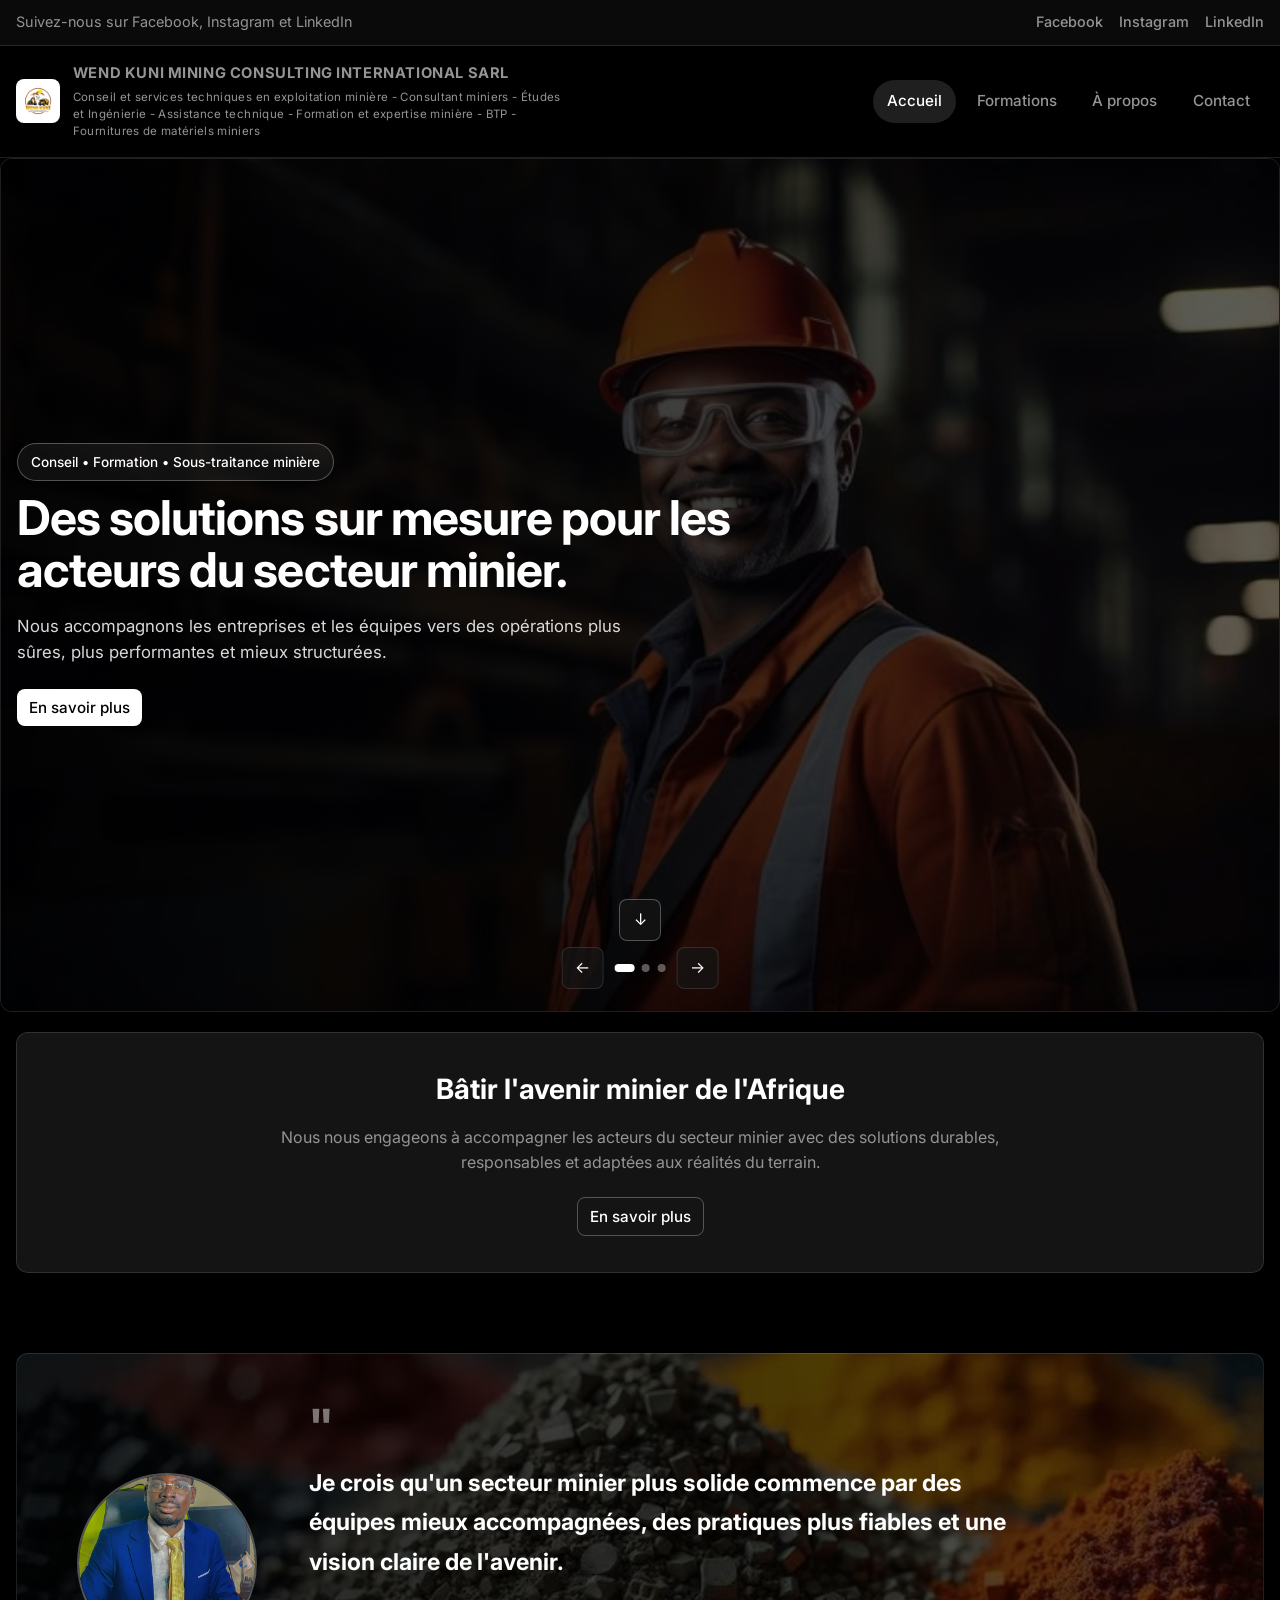
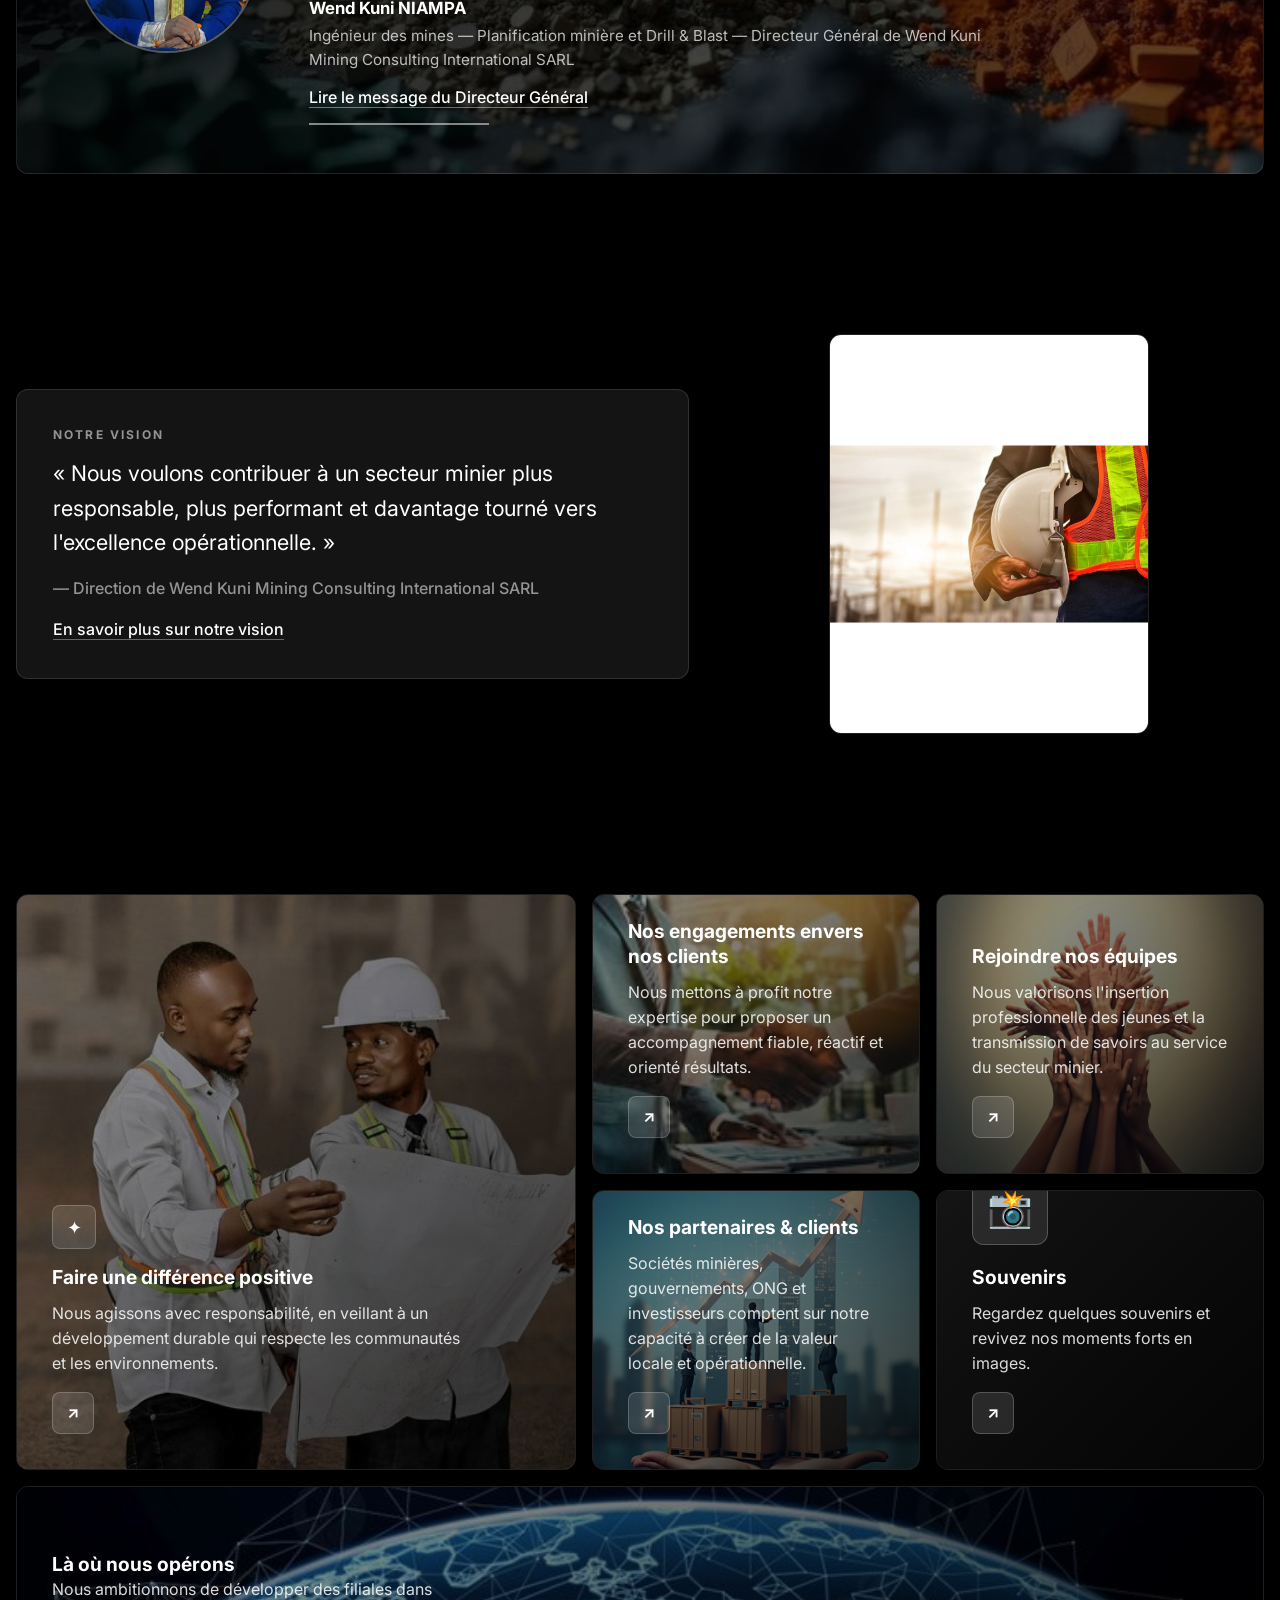
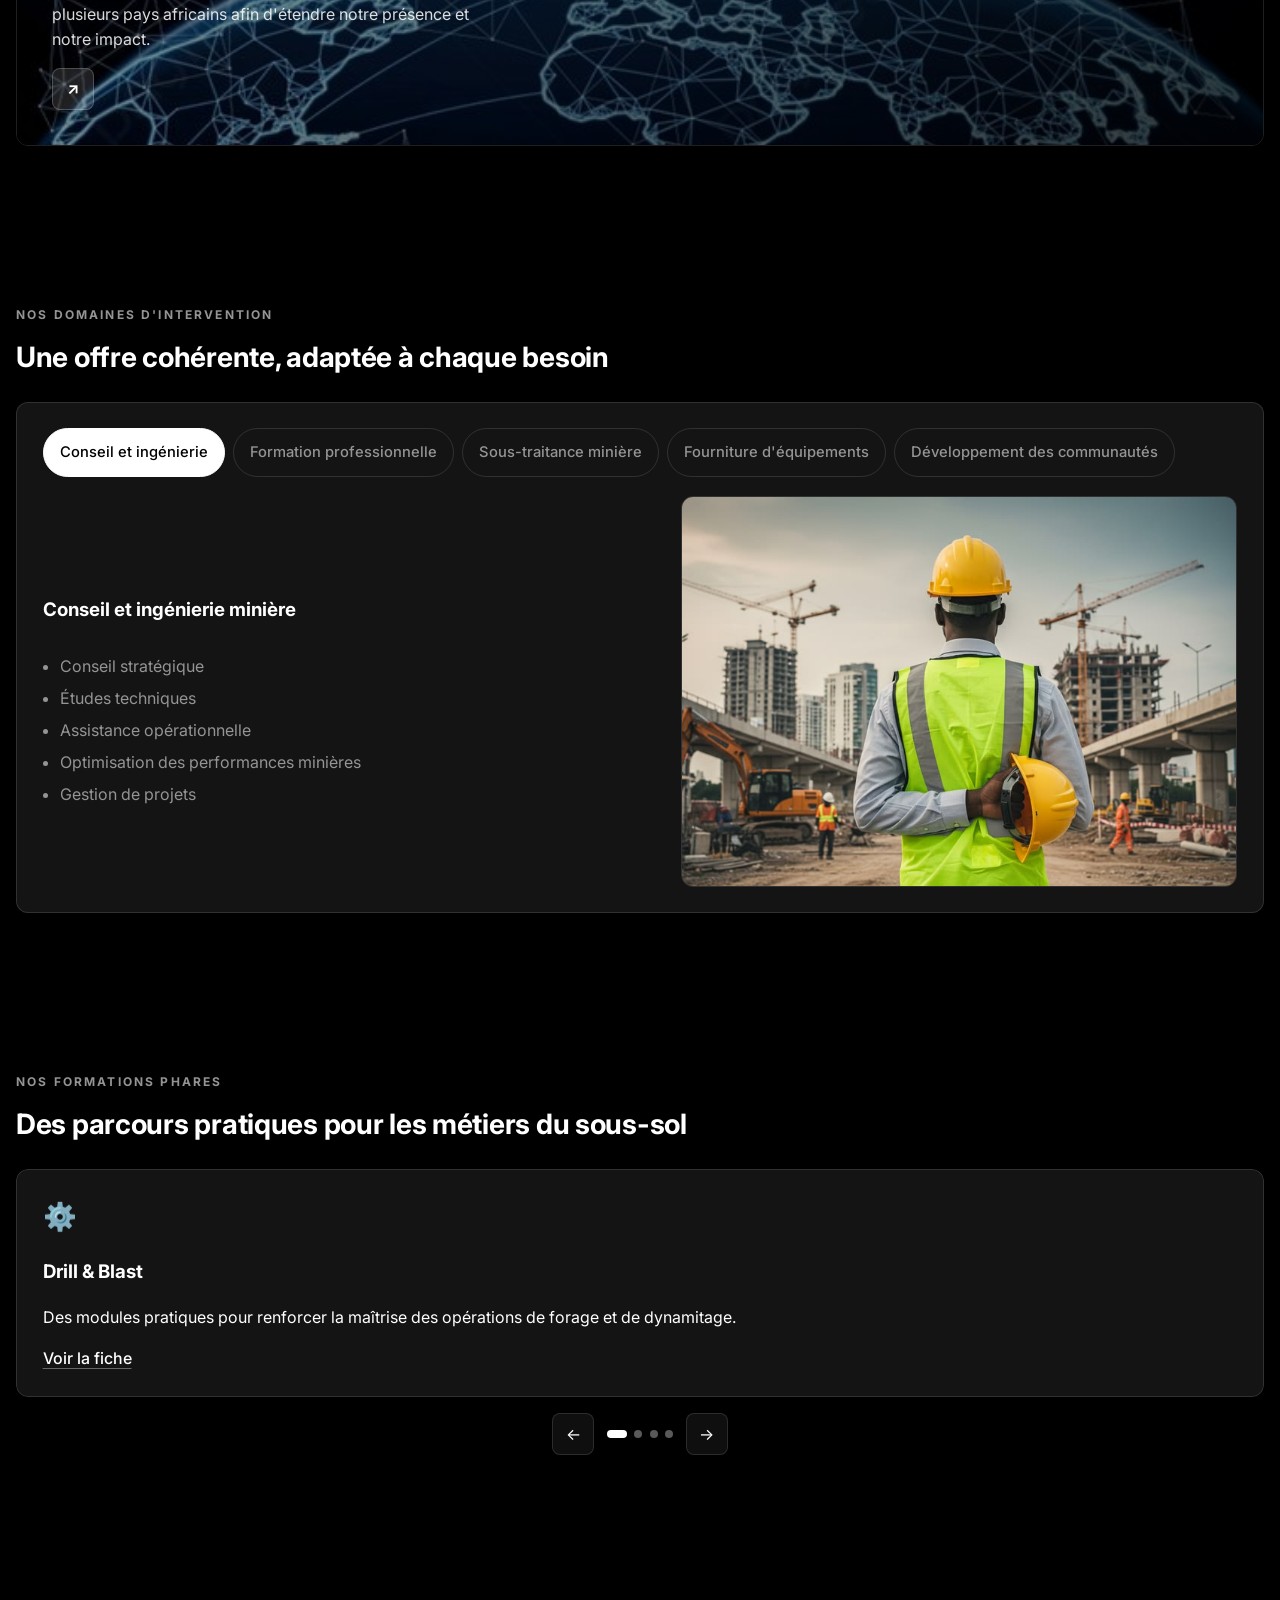
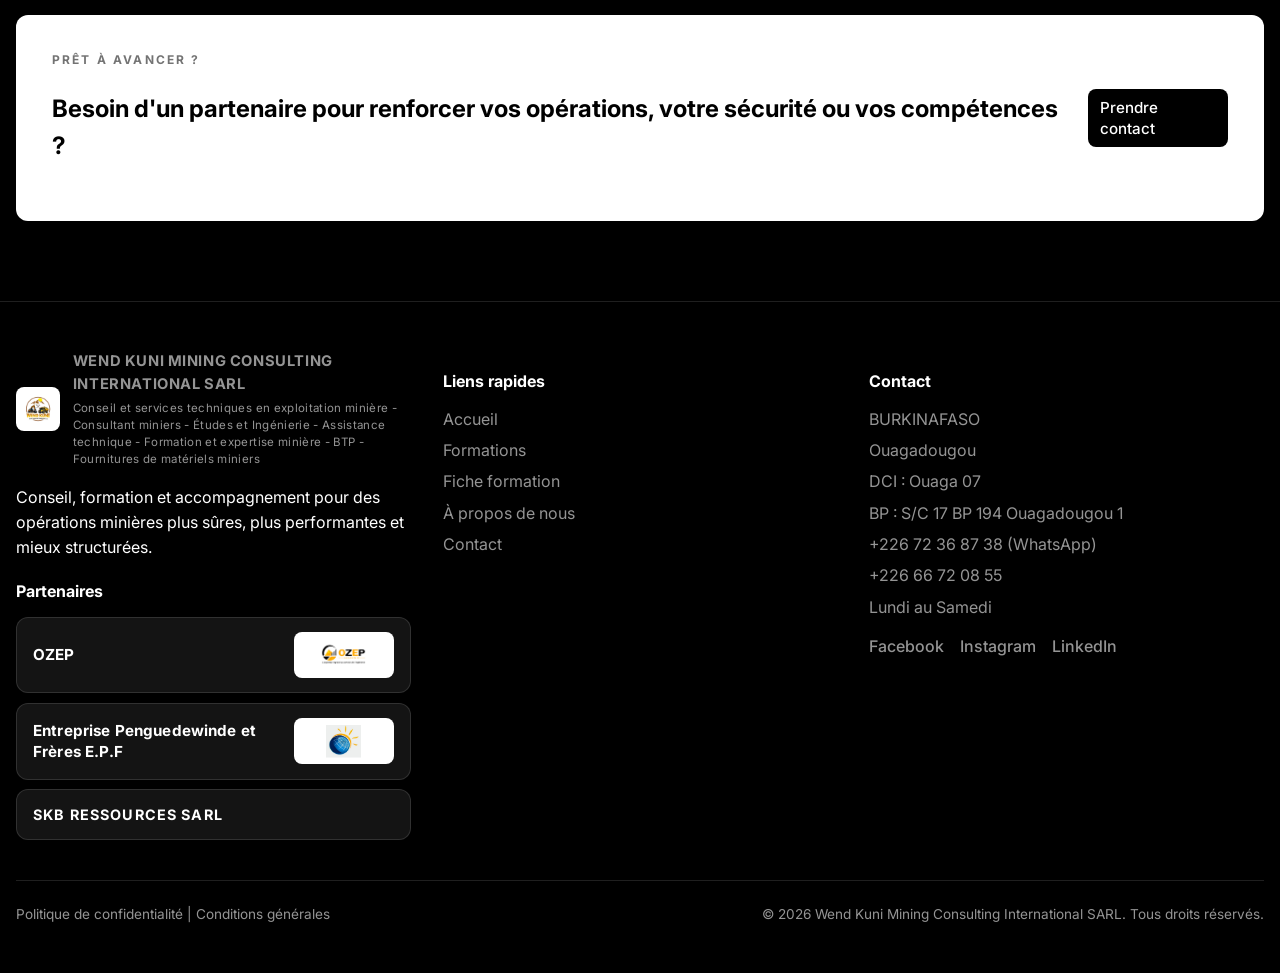
<file: index.html>
<!DOCTYPE html>
<html lang="fr">
  <head>
    <meta charset="UTF-8" />
    <meta name="viewport" content="width=device-width, initial-scale=1.0" />
    <title>WEND KUNI MINING CONSULTING INTERNATIONAL SARL | Conseil, formation et accompagnement minier</title>
    <meta name="description" content="Wend Kuni Mining Consulting International SARL accompagne les acteurs du secteur minier avec des solutions de conseil, de formation et d'excellence opérationnelle." />
    <link rel="preconnect" href="https://fonts.googleapis.com" />
    <link rel="preconnect" href="https://fonts.gstatic.com" crossorigin />
    <link href="https://fonts.googleapis.com/css2?family=Inter:wght@400;500;600;700;800&display=swap" rel="stylesheet" />
    <link rel="stylesheet" href="styles.css" />
  </head>
  <body>
    <div class="utility-bar">
      <div class="container utility-bar__content">
        <span>Suivez-nous sur Facebook, Instagram et LinkedIn</span>
        <div class="social-links">
          <a href="https://www.facebook.com/profile.php?id=61591232922411" target="_blank" rel="noopener">Facebook</a>
          <a href="#">Instagram</a>
          <a href="#">LinkedIn</a>
        </div>
      </div>
    </div>

    <header class="site-header">
      <div class="container header-inner">
        <a href="index.html" class="brand">
          <img class="brand__mark" src="Images/Logo.jpeg" alt="Wend Kuni Mining Consulting International SARL" />
          <span class="brand__text">
            <span class="brand__name">WEND KUNI MINING CONSULTING INTERNATIONAL SARL</span>
            <span class="brand__subtitle">Conseil et services techniques en exploitation minière - Consultant miniers - Études et Ingénierie - Assistance technique - Formation et expertise minière - BTP - Fournitures de matériels miniers</span>
          </span>
        </a>
        <button class="menu-toggle" aria-label="Ouvrir le menu" aria-expanded="false">
          <span></span><span></span><span></span>
        </button>
        <nav class="site-nav" aria-label="Menu principal">
          <a href="index.html" class="active">Accueil</a>
          <a href="formations.html">Formations</a>
          <a href="about.html">À propos</a>
          <a href="contact.html">Contact</a>
        </nav>
      </div>
    </header>

    <main>
      <section class="hero">
        <div class="hero-slider" data-carousel="hero" aria-label="Présentation de Wend Kuni Mining Consulting International SARL">
          <div class="hero-slider__track">
            <article class="hero-slide">
              <img src="Images/Image 1.jpeg" alt="Vue de terrain minier" />
              <div class="hero-overlay">
                <div class="container hero-grid">
                  <div class="hero-content">
                    <span class="pill">Conseil • Formation • Sous-traitance minière</span>
                    <h1>Des solutions sur mesure pour les acteurs du secteur minier.</h1>
                    <p>Nous accompagnons les entreprises et les équipes vers des opérations plus sûres, plus performantes et mieux structurées.</p>
                    <div class="hero-actions">
                      <a href="#vision" class="btn btn--primary">En savoir plus</a>
                    </div>
                  </div>
                </div>
              </div>
            </article>
            <article class="hero-slide">
              <img src="Images/Image 2.jpeg" alt="Équipe en action sur le terrain" />
              <div class="hero-overlay">
                <div class="container hero-grid">
                  <div class="hero-content">
                    <span class="pill">Expertise • Sécurité • Performance</span>
                    <h1>Un accompagnement technique et humain au service de chaque mission.</h1>
                    <p>Notre approche combine rigueur opérationnelle, transmission de savoirs et respect des contraintes du terrain.</p>
                    <div class="hero-actions">
                      <a href="#domaines" class="btn btn--primary">Explorer nos domaines</a>
                    </div>
                  </div>
                </div>
              </div>
            </article>
            <article class="hero-slide">
              <img src="Images/Image 3.jpeg" alt="Formation professionnelle en milieu minier" />
              <div class="hero-overlay">
                <div class="container hero-grid">
                  <div class="hero-content">
                    <span class="pill">Formation • Compétences • Qualité</span>
                    <h1>Renforcer les compétences pour une industrie plus responsable.</h1>
                    <p>Nous proposons des formations ciblées, pratiques et adaptées aux réalités du secteur minier africain.</p>
                    <div class="hero-actions">
                      <a href="#formations" class="btn btn--primary">Découvrir nos formations</a>
                    </div>
                  </div>
                </div>
              </div>
            </article>
          </div>
          <div class="hero-carousel__controls">
            <button class="carousel-btn carousel-btn--prev" type="button" aria-label="Diapositive précédente">←</button>
            <div class="hero-dots" role="tablist" aria-label="Choisir une diapositive"></div>
            <button class="carousel-btn carousel-btn--next" type="button" aria-label="Diapositive suivante">→</button>
          </div>
          <div class="hero-scroll">
            <a href="#vision" class="hero-scroll__link" aria-label="Découvrir la suite">↓</a>
          </div>
        </div>
      </section>

      <section class="section section--soft-banner">
        <div class="container">
          <div class="soft-banner">
            <h2>Bâtir l'avenir minier de l'Afrique</h2>
            <p>Nous nous engageons à accompagner les acteurs du secteur minier avec des solutions durables, responsables et adaptées aux réalités du terrain.</p>
            <a href="about.html" class="btn btn--outline">En savoir plus</a>
          </div>
        </div>
      </section>

      <section class="section executive-quote-section">
        <div class="container">
          <div class="executive-quote-card">
            <div class="executive-quote-card__portrait">
              <img src="Images/dirigeant-photo.jpg" alt="Portrait du dirigeant" />
            </div>
            <div class="executive-quote-card__content">
              <div class="quote-mark">"</div>
              <blockquote>Je crois qu'un secteur minier plus solide commence par des équipes mieux accompagnées, des pratiques plus fiables et une vision claire de l'avenir.</blockquote>
              <div class="executive-quote-card__author">
                <strong>Wend Kuni NIAMPA</strong>
                <span>Ingénieur des mines — Planification minière et Drill &amp; Blast — Directeur Général de Wend Kuni Mining Consulting International SARL</span>
              </div>
              <a href="https://www.facebook.com/share/v/1DjLYNFzFc/" target="_blank" rel="noopener" class="text-link text-link--light">Lire le message du Directeur Général</a>
              <span class="quote-link-line"></span>
            </div>
          </div>
        </div>
      </section>

      <section class="section section--alt" id="vision">
        <div class="container quote-layout">
          <div class="quote-card">
            <p class="eyebrow">Notre vision</p>
            <blockquote>« Nous voulons contribuer à un secteur minier plus responsable, plus performant et davantage tourné vers l'excellence opérationnelle. »</blockquote>
            <p class="quote-author">— Direction de Wend Kuni Mining Consulting International SARL</p>
            <a href="about.html" class="text-link">En savoir plus sur notre vision</a>
          </div>
          <div class="quote-portrait">
            <img src="Images/vision-photo.jpg" alt="Notre vision du secteur minier" />
          </div>
        </div>
      </section>

      <section class="section section--alt" id="domaines">
        <div class="container">
          <div class="impact-grid">
            <article class="impact-tile impact-tile--large" data-image="Images/tuile-difference-positive.jpg">
              <div class="impact-tile__overlay"></div>
              <div class="impact-tile__content">
                <div class="impact-tile__icon">✦</div>
                <h3>Faire une différence positive</h3>
                <p>Nous agissons avec responsabilité, en veillant à un développement durable qui respecte les communautés et les environnements.</p>
                <a href="about.html" class="impact-tile__link" aria-label="En savoir plus">↗</a>
              </div>
            </article>

            <article class="impact-tile impact-tile--orange" data-image="Images/tuile-engagements-clients.jpg">
              <div class="impact-tile__overlay"></div>
              <div class="impact-tile__content">
                <h3>Nos engagements envers nos clients</h3>
                <p>Nous mettons à profit notre expertise pour proposer un accompagnement fiable, réactif et orienté résultats.</p>
                <a href="contact.html" class="impact-tile__link" aria-label="En savoir plus">↗</a>
              </div>
            </article>

            <article class="impact-tile impact-tile--beige" data-image="Images/tuile-rejoindre-equipes.jpg">
              <div class="impact-tile__overlay"></div>
              <div class="impact-tile__content">
                <h3>Rejoindre nos équipes</h3>
                <p>Nous valorisons l'insertion professionnelle des jeunes et la transmission de savoirs au service du secteur minier.</p>
                <a href="formations.html" class="impact-tile__link" aria-label="En savoir plus">↗</a>
              </div>
            </article>

            <article class="impact-tile impact-tile--beige impact-tile--partners" data-image="Images/tuile-partenaires-clients.jpg">
              <div class="impact-tile__overlay"></div>
              <div class="impact-tile__content">
                <h3>Nos partenaires &amp; clients</h3>
                <p>Sociétés minières, gouvernements, ONG et investisseurs comptent sur notre capacité à créer de la valeur locale et opérationnelle.</p>
                <a href="contact.html" class="impact-tile__link" aria-label="En savoir plus">↗</a>
              </div>
            </article>

            <article class="impact-tile impact-tile--dark">
              <div class="impact-tile__overlay"></div>
              <div class="impact-tile__content">
                <span class="impact-tile__souvenir-icon" aria-hidden="true">📸</span>
                <h3>Souvenirs</h3>
                <p>Regardez quelques souvenirs et revivez nos moments forts en images.</p>
                <a href="https://www.facebook.com/profile.php?id=61591232922411&sk=photos" class="impact-tile__link" target="_blank" rel="noopener" aria-label="Voir nos souvenirs sur Facebook">↗</a>
              </div>
            </article>

            <article class="impact-tile impact-tile--full" data-image="Images/tuile-ou-nous-operons.jpg">
              <div class="impact-tile__overlay"></div>
              <div class="impact-tile__content">
                <div>
                  <h3>Là où nous opérons</h3>
                  <p>Nous ambitionnons de développer des filiales dans plusieurs pays africains afin d'étendre notre présence et notre impact.</p>
                </div>
                <a href="about.html" class="impact-tile__link" aria-label="En savoir plus">↗</a>
              </div>
            </article>
          </div>
        </div>
      </section>

      <section class="section section--alt">
        <div class="container">
          <div class="section-title">
            <p class="eyebrow">NOS DOMAINES D'INTERVENTION</p>
            <h2>Une offre cohérente, adaptée à chaque besoin</h2>
          </div>
          <div class="tabs-shell">
            <div class="tabs" role="tablist" aria-label="Domaines d'intervention">
              <button class="tab-btn active" type="button" data-tab="conseil">Conseil et ingénierie</button>
              <button class="tab-btn" type="button" data-tab="formation">Formation professionnelle</button>
              <button class="tab-btn" type="button" data-tab="sous-traitance">Sous-traitance minière</button>
              <button class="tab-btn" type="button" data-tab="equipements">Fourniture d'équipements</button>
              <button class="tab-btn" type="button" data-tab="communautes">Développement des communautés</button>
            </div>
            <div class="tab-panel active" data-panel="conseil">
              <div class="tab-content-grid">
                <div class="tab-content-copy">
                  <h3>Conseil et ingénierie minière</h3>
                  <ul class="tab-list">
                    <li>Conseil stratégique</li>
                    <li>Études techniques</li>
                    <li>Assistance opérationnelle</li>
                    <li>Optimisation des performances minières</li>
                    <li>Gestion de projets</li>
                  </ul>
                </div>
                <img src="Images/domaine-conseil-ingenierie.jpg" alt="Conseil et ingénierie" />
              </div>
            </div>
            <div class="tab-panel" data-panel="formation">
              <div class="tab-content-grid">
                <div class="tab-content-copy">
                  <h3>Formation professionnelle</h3>
                  <ul class="tab-list tab-list--two-col">
                    <li>Drill & Blast</li>
                    <li>Forage minier</li>
                    <li>Géologie appliquée</li>
                    <li>Grade Control</li>
                    <li>Métallurgie extractive</li>
                    <li>Traitement des minerais</li>
                    <li>HSE et QHSE (Hygiène, Sécurité, Environnement / Qualité, Hygiène, Sécurité, Environnement)</li>
                    <li>Maintenance industrielle</li>
                    <li>Logistique minière</li>
                    <li>Supervision des opérations minières</li>
                    <li>Conduite d'engins miniers</li>
                  </ul>
                </div>
                <img src="Images/domaine-formation.jpg" alt="Formation professionnelle" />
              </div>
            </div>
            <div class="tab-panel" data-panel="sous-traitance">
              <div class="tab-content-grid">
                <div class="tab-content-copy">
                  <h3>Sous-traitance minière</h3>
                  <ul class="tab-list">
                    <li>Assistance aux opérations minières</li>
                    <li>Gestion d'équipes techniques</li>
                    <li>Support aux travaux de production</li>
                    <li>Travaux de forage et de dynamitage (selon les autorisations applicables)</li>
                    <li>Contrôle qualité et suivi opérationnel</li>
                    <li>Maintenance et assistance technique</li>
                  </ul>
                </div>
                <img src="Images/domaine-sous-traitance.jpg" alt="Sous-traitance minière" />
              </div>
            </div>
            <div class="tab-panel" data-panel="equipements">
              <div class="tab-content-grid">
                <div class="tab-content-copy">
                  <h3>Fourniture d'équipements et de matériels</h3>
                  <ul class="tab-list tab-list--two-col">
                    <li>Équipements de protection individuelle (EPI)</li>
                    <li>Matériels de laboratoire</li>
                    <li>Consommables miniers</li>
                    <li>Pièces de rechange</li>
                    <li>Outillages industriels</li>
                    <li>Équipements de forage</li>
                    <li>Équipements de sécurité</li>
                    <li>Fournitures techniques destinées aux mines</li>
                  </ul>
                </div>
                <img src="Images/domaine-equipements.jpg" alt="Fourniture d'équipements" />
              </div>
            </div>
            <div class="tab-panel" data-panel="communautes">
              <div class="tab-content-grid">
                <div class="tab-content-copy">
                  <h3>Développement des communautés</h3>
                  <ul class="tab-list">
                    <li>Renforcement des capacités</li>
                    <li>Insertion professionnelle</li>
                    <li>Programmes communautaires</li>
                    <li>Sensibilisation HSE</li>
                    <li>Accompagnement des jeunes vers les métiers des mines</li>
                  </ul>
                </div>
                <img src="Images/domaine-communautes.jpg" alt="Développement des communautés" />
              </div>
            </div>
          </div>
        </div>
      </section>

      <section class="section" id="formations">
        <div class="container">
          <div class="section-title">
            <p class="eyebrow">Nos formations phares</p>
            <h2>Des parcours pratiques pour les métiers du sous-sol</h2>
          </div>
          <div class="cards-carousel" data-carousel="formations">
            <div class="cards-carousel__viewport">
              <div class="cards-carousel__track">
                <article class="info-card">
                  <div class="icon">⚙️</div>
                  <h3>Drill & Blast</h3>
                  <p>Des modules pratiques pour renforcer la maîtrise des opérations de forage et de dynamitage.</p>
                  <a href="formation-drill-blast.html" class="text-link">Voir la fiche</a>
                </article>
                <article class="info-card">
                  <div class="icon">🛠️</div>
                  <h3>Géologie appliquée</h3>
                  <p>Une formation utile pour mieux comprendre les enjeux géologiques et les exigences techniques.</p>
                  <a href="formation-geologie-appliquee.html" class="text-link">Voir la fiche</a>
                </article>
                <article class="info-card">
                  <div class="icon">🧰</div>
                  <h3>HSE et QHSE</h3>
                  <p>Des parcours orientés conformité, sécurité, qualité et gestion des risques en milieu minier.</p>
                  <a href="formation-indisponible.html" class="text-link">Voir la fiche</a>
                </article>
                <article class="info-card">
                  <div class="icon">🧱</div>
                  <h3>Maintenance et sécurité</h3>
                  <p>Une approche concrète des bonnes pratiques de maintenance et de prévention sur site.</p>
                  <a href="formation-maintenance-industrielle.html" class="text-link">Voir la fiche</a>
                </article>
              </div>
            </div>
            <div class="carousel-nav">
              <button class="carousel-btn carousel-btn--prev" type="button" aria-label="Formation précédente">←</button>
              <div class="cards-dots" aria-label="Choisir une formation"></div>
              <button class="carousel-btn carousel-btn--next" type="button" aria-label="Formation suivante">→</button>
            </div>
          </div>
        </div>
      </section>

      <section class="section">
        <div class="container">
          <div class="cta-card">
            <div>
              <p class="eyebrow">Prêt à avancer ?</p>
              <h2>Besoin d'un partenaire pour renforcer vos opérations, votre sécurité ou vos compétences ?</h2>
            </div>
            <a href="contact.html" class="btn btn--light">Prendre contact</a>
          </div>
        </div>
      </section>
    </main>

    <footer class="site-footer">
      <div class="container">
        <div class="footer-grid">
          <div>
            <a href="index.html" class="brand brand--footer">
              <img class="brand__mark" src="Images/Logo.jpeg" alt="Wend Kuni Mining Consulting International SARL" />
              <span class="brand__text">
                <span class="brand__name">WEND KUNI MINING CONSULTING INTERNATIONAL SARL</span>
                <span class="brand__subtitle">Conseil et services techniques en exploitation minière - Consultant miniers - Études et Ingénierie - Assistance technique - Formation et expertise minière - BTP - Fournitures de matériels miniers</span>
              </span>
            </a>
            <p>Conseil, formation et accompagnement pour des opérations minières plus sûres, plus performantes et mieux structurées.</p>
            <h3>Partenaires</h3>
            <div class="footer-partners">
              <div class="footer-partner">
                <span class="footer-partner__name">OZEP</span>
                <img class="footer-partner__logo" src="Images/logo-partenaire-1.png" alt="OZEP" />
              </div>
              <div class="footer-partner">
                <span class="footer-partner__name">Entreprise Penguedewinde et Frères E.P.F</span>
                <img class="footer-partner__logo" src="Images/logo-partenaire-2.png" alt="Entreprise Penguedewinde et Frères E.P.F" />
              </div>
              <div class="footer-partner footer-partner--textonly">
                <span class="footer-partner__name">SkB Ressources SARL</span>
              </div>
            </div>
          </div>

          <div>
            <h3>Liens rapides</h3>
            <ul>
              <li><a href="index.html">Accueil</a></li>
              <li><a href="formations.html">Formations</a></li>
              <li><a href="formation-drill-blast.html">Fiche formation</a></li>
              <li><a href="about.html">À propos de nous</a></li>
              <li><a href="contact.html">Contact</a></li>
            </ul>
          </div>

          <div>
            <h3>Contact</h3>
            <ul>
              <li>BURKINAFASO</li>
              <li>Ouagadougou</li>
              <li>DCI : Ouaga 07</li>
              <li>BP : S/C 17 BP 194 Ouagadougou 1</li>
              <li>+226 72 36 87 38 (WhatsApp)</li>
              <li>+226 66 72 08 55</li>
              <li>Lundi au Samedi</li>
            </ul>
            <div class="social-links social-links--footer">
              <a href="https://www.facebook.com/profile.php?id=61591232922411" target="_blank" rel="noopener">Facebook</a>
              <a href="#">Instagram</a>
              <a href="#">LinkedIn</a>
            </div>
          </div>
        </div>

        <div class="footer-bottom">
          <div class="footer-legal">
            <a href="#">Politique de confidentialité</a> | <a href="#">Conditions générales</a>
          </div>
          <span>© 2026 Wend Kuni Mining Consulting International SARL. Tous droits réservés.</span>
        </div>
      </div>
    </footer>

    <script src="script.js"></script>
  </body>
</html>
</file>
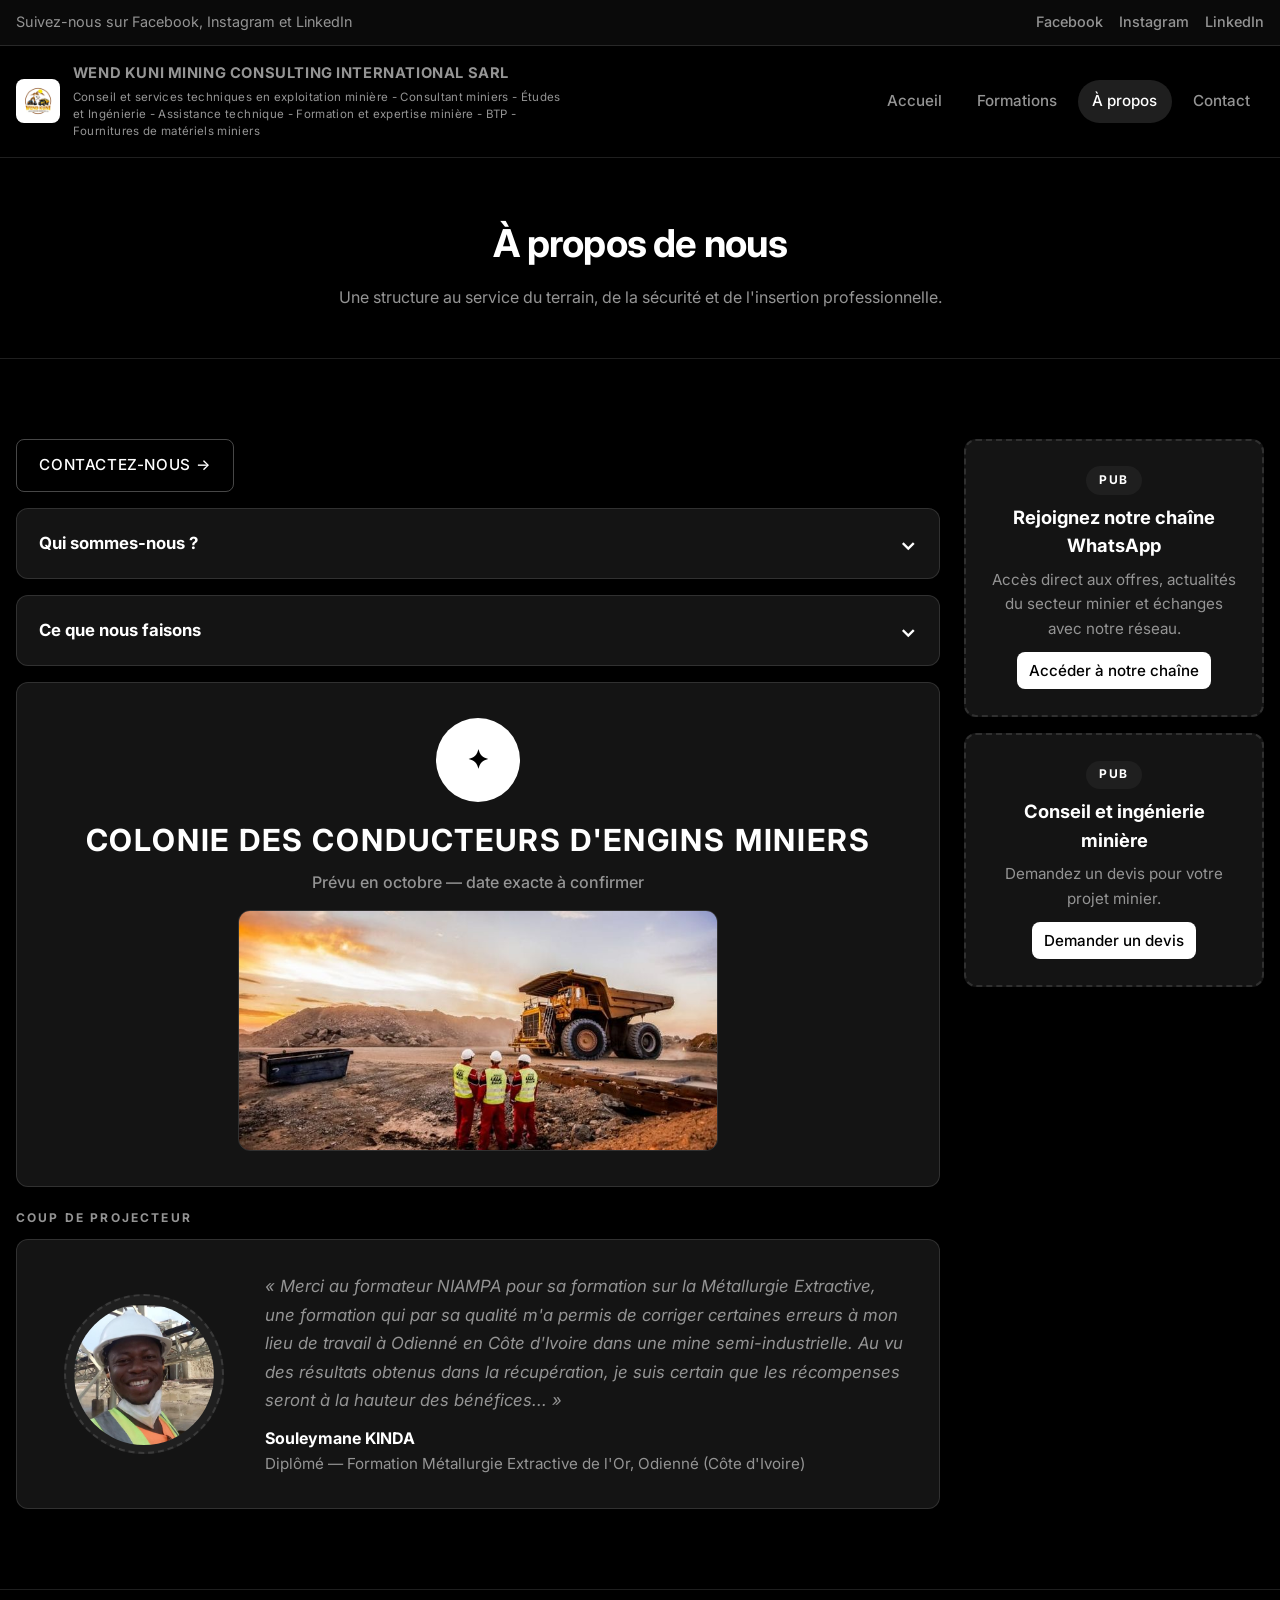
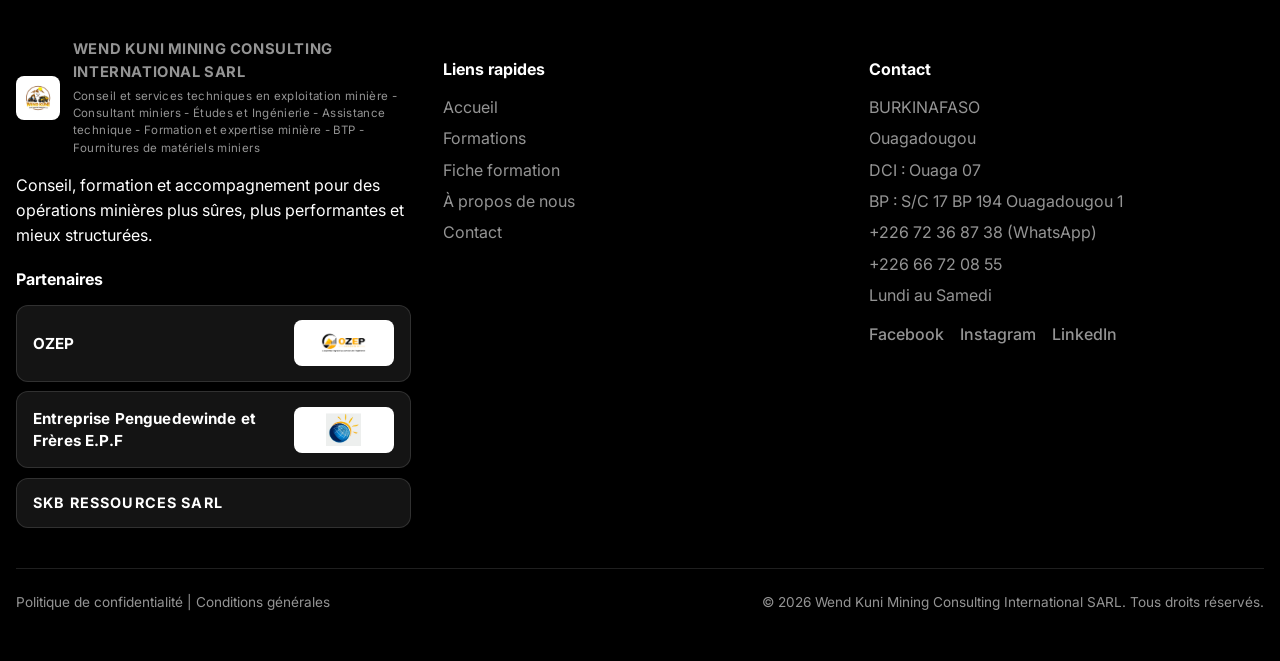
<file: about.html>
<!DOCTYPE html>
<html lang="fr">
  <head>
    <meta charset="UTF-8" />
    <meta name="viewport" content="width=device-width, initial-scale=1.0" />
    <title>À propos de nous | WEND KUNI MINING CONSULTING INTERNATIONAL SARL</title>
    <meta name="description" content="Wend Kuni Mining Consulting International SARL : qui sommes-nous, ce que nous faisons, témoignages et coordonnées. Burkina Faso, Ouagadougou." />
    <link rel="preconnect" href="https://fonts.googleapis.com" />
    <link rel="preconnect" href="https://fonts.gstatic.com" crossorigin />
    <link href="https://fonts.googleapis.com/css2?family=Inter:wght@400;500;600;700;800&display=swap" rel="stylesheet" />
    <link rel="stylesheet" href="styles.css" />
  </head>
  <body>
    <div class="utility-bar">
      <div class="container utility-bar__content">
        <span>Suivez-nous sur Facebook, Instagram et LinkedIn</span>
        <div class="social-links">
          <a href="https://www.facebook.com/profile.php?id=61591232922411" target="_blank" rel="noopener">Facebook</a>
          <a href="#">Instagram</a>
          <a href="#">LinkedIn</a>
        </div>
      </div>
    </div>

    <header class="site-header">
      <div class="container header-inner">
        <a href="index.html" class="brand">
          <img class="brand__mark" src="Images/Logo.jpeg" alt="Wend Kuni Mining Consulting International SARL" />
          <span class="brand__text">
            <span class="brand__name">WEND KUNI MINING CONSULTING INTERNATIONAL SARL</span>
            <span class="brand__subtitle">Conseil et services techniques en exploitation minière - Consultant miniers - Études et Ingénierie - Assistance technique - Formation et expertise minière - BTP - Fournitures de matériels miniers</span>
          </span>
        </a>
        <button class="menu-toggle" aria-label="Ouvrir le menu" aria-expanded="false">
          <span></span><span></span><span></span>
        </button>
        <nav class="site-nav" aria-label="Menu principal">
          <a href="index.html">Accueil</a>
          <a href="formations.html">Formations</a>
          <a href="about.html" class="active">À propos</a>
          <a href="contact.html">Contact</a>
        </nav>
      </div>
    </header>

    <main>
      <section class="banner-solid">
        <div class="container">
          <h1>À propos de nous</h1>
          <p>Une structure au service du terrain, de la sécurité et de l'insertion professionnelle.</p>
        </div>
      </section>

      <section class="section">
        <div class="container content-split">
          <div class="content-main">
            <a href="contact.html" class="link-btn-bordered">CONTACTEZ-NOUS →</a>

            <div class="accordion-banner" data-accordion>
              <button class="accordion-banner__trigger" type="button" aria-expanded="false">
                <span>Qui sommes-nous ?</span>
                <span class="accordion-banner__chevron" aria-hidden="true">⌄</span>
              </button>
              <div class="accordion-banner__panel">
                <div class="rich-text">
                  <h3>Notre ambition</h3>
                  <p>Notre ambition est de faire de Wend Kuni Mining Consulting International SARL un groupe africain présent sur toute la chaîne de valeur minière.</p>
                  <p>À l'horizon des prochaines années, nous souhaitons :</p>
                  <ul>
                    <li>développer des filiales dans plusieurs pays africains ;</li>
                    <li>devenir un partenaire privilégié des grandes sociétés minières ;</li>
                    <li>obtenir les agréments et certifications nécessaires pour intervenir sur les principaux projets miniers ;</li>
                    <li>développer des activités de sous-traitance et de fourniture industrielle ;</li>
                    <li>investir dans des projets d'exploration et d'exploitation minière, dans le respect des lois et réglementations applicables ;</li>
                    <li>contribuer activement à la création d'emplois, au transfert de compétences et au développement durable du secteur minier africain.</li>
                  </ul>
                  <p>Wend Kuni Mining Consulting International SARL se veut bien plus qu'un cabinet de formation : nous aspirons à être un acteur global du développement minier en Afrique, créateur de valeur pour nos clients, nos partenaires, nos collaborateurs et les communautés.</p>

                  <h3>Notre vision</h3>
                  <p>Devenir un groupe minier africain de référence, reconnu pour son expertise, son innovation et son engagement en faveur d'une exploitation minière performante, responsable et durable.</p>
                  <p>À long terme, Wend Kuni Mining Consulting International SARL ambitionne de devenir :</p>
                  <ul>
                    <li>un partenaire stratégique des sociétés minières internationales ;</li>
                    <li>un acteur majeur de la sous-traitance minière ;</li>
                    <li>un fournisseur reconnu d'équipements, de matériels et de consommables miniers ;</li>
                    <li>un développeur de solutions techniques et technologiques pour les mines ;</li>
                    <li>un opérateur de projets miniers et, lorsque les conditions le permettront, un exploitant minier responsable ;</li>
                    <li>un centre d'excellence pour la formation et le développement des compétences minières en Afrique.</li>
                  </ul>

                  <h3>Nos valeurs</h3>
                  <ul class="value-chips">
                    <li>Dieu au centre</li>
                    <li>Excellence</li>
                    <li>Intégrité</li>
                    <li>Innovation</li>
                    <li>Professionnalisme</li>
                    <li>Sécurité</li>
                    <li>Responsabilité</li>
                    <li>Esprit de partenariat</li>
                    <li>Développement durable</li>
                    <li>Respect des communautés</li>
                  </ul>
                </div>
              </div>
            </div>

            <div class="accordion-banner" data-accordion>
              <button class="accordion-banner__trigger" type="button" aria-expanded="false">
                <span>Ce que nous faisons</span>
                <span class="accordion-banner__chevron" aria-hidden="true">⌄</span>
              </button>
              <div class="accordion-banner__panel">
                <div class="feature-grid">
                  <article class="feature-card">
                    <h3>Conseil et ingénierie minière</h3>
                    <p>Conseil stratégique, études techniques, assistance opérationnelle et gestion de projets.</p>
                  </article>
                  <article class="feature-card">
                    <h3>Formation professionnelle</h3>
                    <p>Drill &amp; Blast, forage minier, géologie appliquée, HSE / QHSE, conduite d'engins et plus encore.</p>
                  </article>
                  <article class="feature-card">
                    <h3>Sous-traitance minière</h3>
                    <p>Assistance aux opérations, gestion d'équipes techniques et support aux travaux de production.</p>
                  </article>
                  <article class="feature-card">
                    <h3>Fourniture d'équipements</h3>
                    <p>EPI, matériels de laboratoire, consommables miniers, pièces de rechange et outillages industriels.</p>
                  </article>
                  <article class="feature-card">
                    <h3>Développement des communautés</h3>
                    <p>Renforcement des capacités, insertion professionnelle et accompagnement des jeunes vers les métiers des mines.</p>
                  </article>
                </div>
              </div>
            </div>

            <div class="event-banner">
              <div class="event-banner__logo" aria-hidden="true">✦</div>
              <div>
                <p class="event-banner__title">COLONIE DES CONDUCTEURS D'ENGINS MINIERS</p>
                <p class="event-banner__dates">Prévu en octobre — date exacte à confirmer</p>
              </div>
              <img class="event-banner__image" src="Images/about-banniere-evenement.jpg" alt="Colonie des conducteurs d'engins miniers" />
            </div>

            <section class="section--spotlight">
              <p class="eyebrow">Coup de projecteur</p>
                <div class="spotlight-card">
                  <div class="spotlight-card__portrait">
                    <img class="spotlight-card__photo" src="Images/about-portrait-spotlight.png" alt="Souleymane KINDA" />
                  </div>
                  <div class="spotlight-card__content">
                    <p class="spotlight-card__quote">« Merci au formateur NIAMPA pour sa formation sur la Métallurgie Extractive, une formation qui par sa qualité m'a permis de corriger certaines erreurs à mon lieu de travail à Odienné en Côte d'Ivoire dans une mine semi-industrielle. Au vu des résultats obtenus dans la récupération, je suis certain que les récompenses seront à la hauteur des bénéfices... »</p>
                    <div class="spotlight-card__author">
                      <strong>Souleymane KINDA</strong>
                      <span>Diplômé — Formation Métallurgie Extractive de l'Or, Odienné (Côte d'Ivoire)</span>
                    </div>
                  </div>
                </div>
            </section>
          </div>

          <aside class="content-side">
            <div class="ad-card">
              <span class="ad-card__label">PUB</span>
              <h3 class="ad-card__title">Rejoignez notre chaîne WhatsApp</h3>
              <p class="ad-card__text">Accès direct aux offres, actualités du secteur minier et échanges avec notre réseau.</p>
              <a href="https://whatsapp.com/channel/0029VbDUQDvHFxOujCOMlV0G" class="btn btn--primary">Accéder à notre chaîne</a>
            </div>
            <div class="ad-card">
              <span class="ad-card__label">PUB</span>
              <h3 class="ad-card__title">Conseil et ingénierie minière</h3>
              <p class="ad-card__text">Demandez un devis pour votre projet minier.</p>
              <a href="contact.html" class="btn btn--primary">Demander un devis</a>
            </div>
          </aside>
        </div>
      </section>
    </main>

    <footer class="site-footer">
      <div class="container">
        <div class="footer-grid">
          <div>
            <a href="index.html" class="brand brand--footer">
              <img class="brand__mark" src="Images/Logo.jpeg" alt="Wend Kuni Mining Consulting International SARL" />
              <span class="brand__text">
            <span class="brand__name">WEND KUNI MINING CONSULTING INTERNATIONAL SARL</span>
            <span class="brand__subtitle">Conseil et services techniques en exploitation minière - Consultant miniers - Études et Ingénierie - Assistance technique - Formation et expertise minière - BTP - Fournitures de matériels miniers</span>
          </span>
            </a>
            <p>Conseil, formation et accompagnement pour des opérations minières plus sûres, plus performantes et mieux structurées.</p>
            <h3>Partenaires</h3>
            <div class="footer-partners">
              <div class="footer-partner">
                <span class="footer-partner__name">OZEP</span>
                <img class="footer-partner__logo" src="Images/logo-partenaire-1.png" alt="OZEP" />
              </div>
              <div class="footer-partner">
                <span class="footer-partner__name">Entreprise Penguedewinde et Frères E.P.F</span>
                <img class="footer-partner__logo" src="Images/logo-partenaire-2.png" alt="Entreprise Penguedewinde et Frères E.P.F" />
              </div>
              <div class="footer-partner footer-partner--textonly">
                <span class="footer-partner__name">SkB Ressources SARL</span>
              </div>
            </div>
          </div>

          <div>
            <h3>Liens rapides</h3>
            <ul>
              <li><a href="index.html">Accueil</a></li>
              <li><a href="formations.html">Formations</a></li>
              <li><a href="formation-drill-blast.html">Fiche formation</a></li>
              <li><a href="about.html">À propos de nous</a></li>
              <li><a href="contact.html">Contact</a></li>
            </ul>
          </div>

          <div>
            <h3>Contact</h3>
            <ul>
              <li>BURKINAFASO</li>
              <li>Ouagadougou</li>
              <li>DCI : Ouaga 07</li>
              <li>BP : S/C 17 BP 194 Ouagadougou 1</li>
              <li>+226 72 36 87 38 (WhatsApp)</li>
              <li>+226 66 72 08 55</li>
              <li>Lundi au Samedi</li>
            </ul>
            <div class="social-links social-links--footer">
              <a href="https://www.facebook.com/profile.php?id=61591232922411" target="_blank" rel="noopener">Facebook</a>
              <a href="#">Instagram</a>
              <a href="#">LinkedIn</a>
            </div>
          </div>
        </div>

        <div class="footer-bottom">
          <div class="footer-legal">
            <a href="#">Politique de confidentialité</a> | <a href="#">Conditions générales</a>
          </div>
          <span>© 2026 Wend Kuni Mining Consulting International SARL. Tous droits réservés.</span>
        </div>
      </div>
    </footer>

    <script src="script.js"></script>
  </body>
</html>
</file>
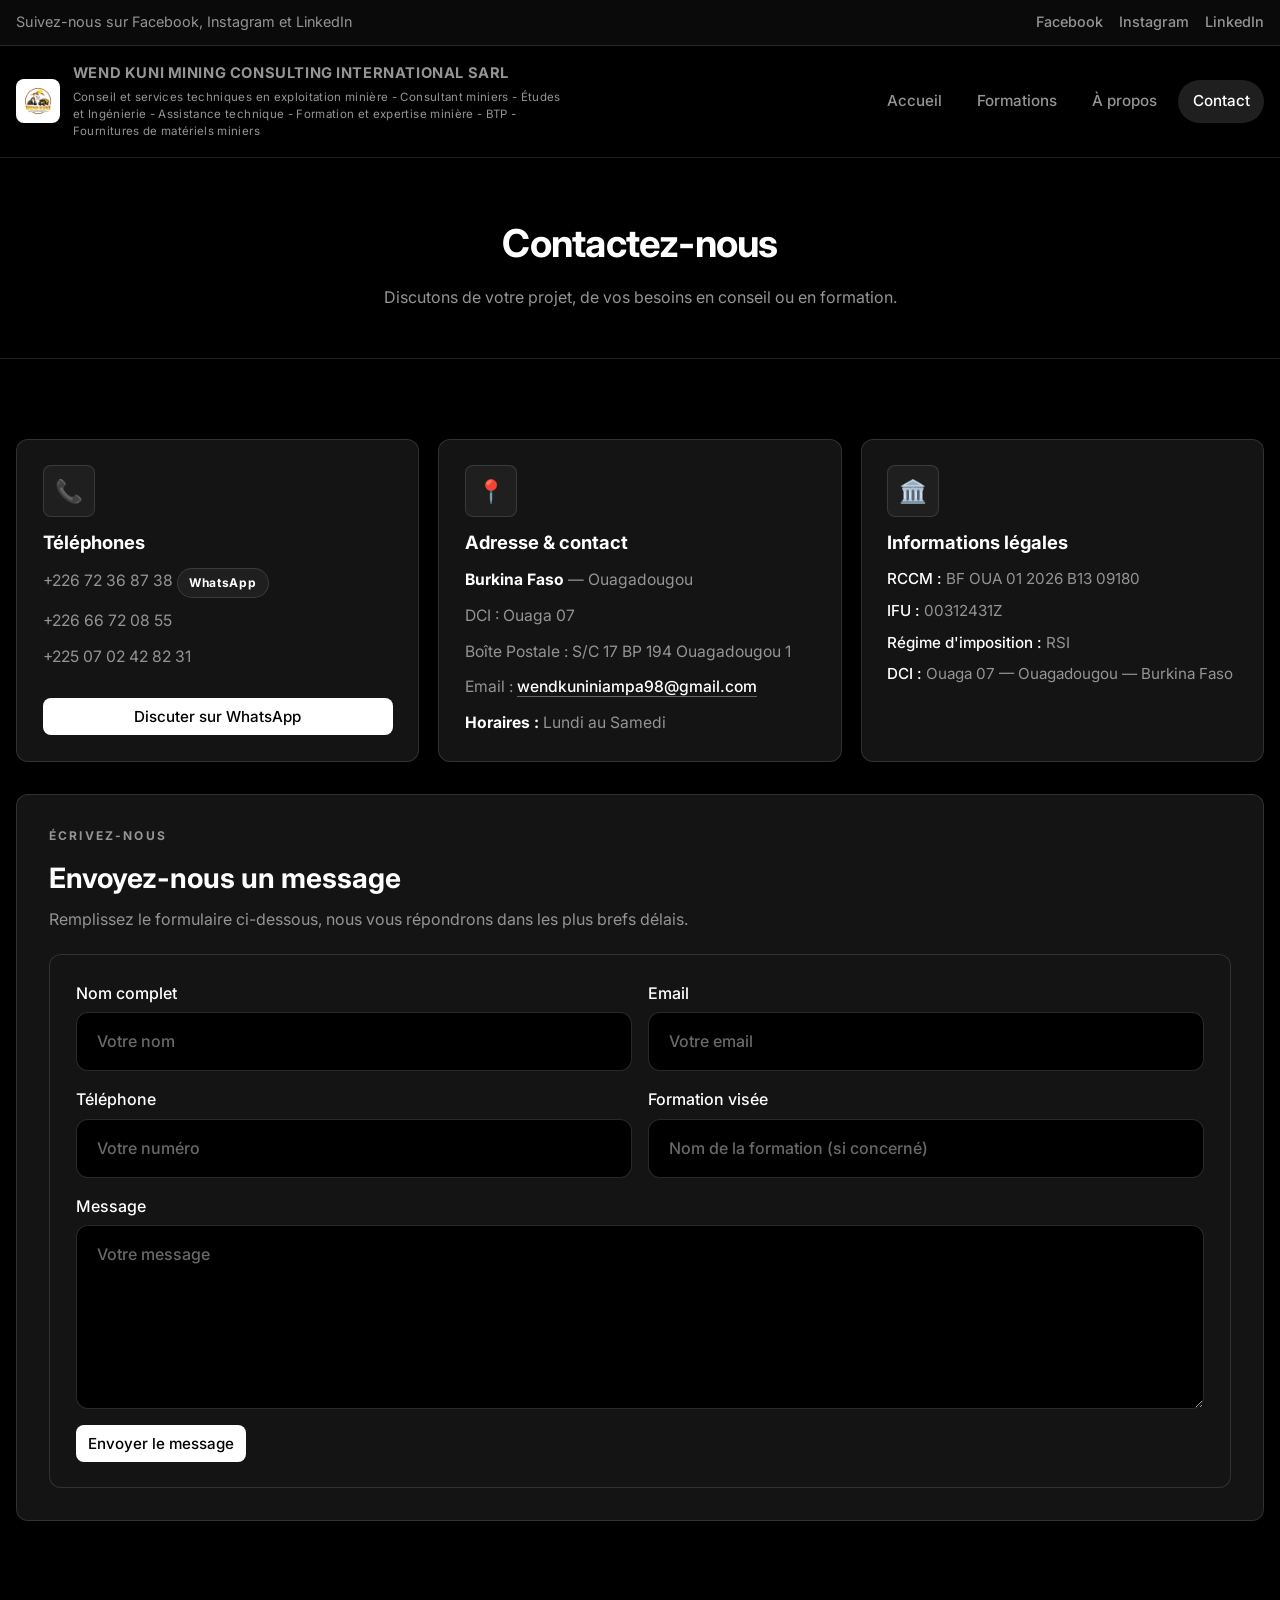
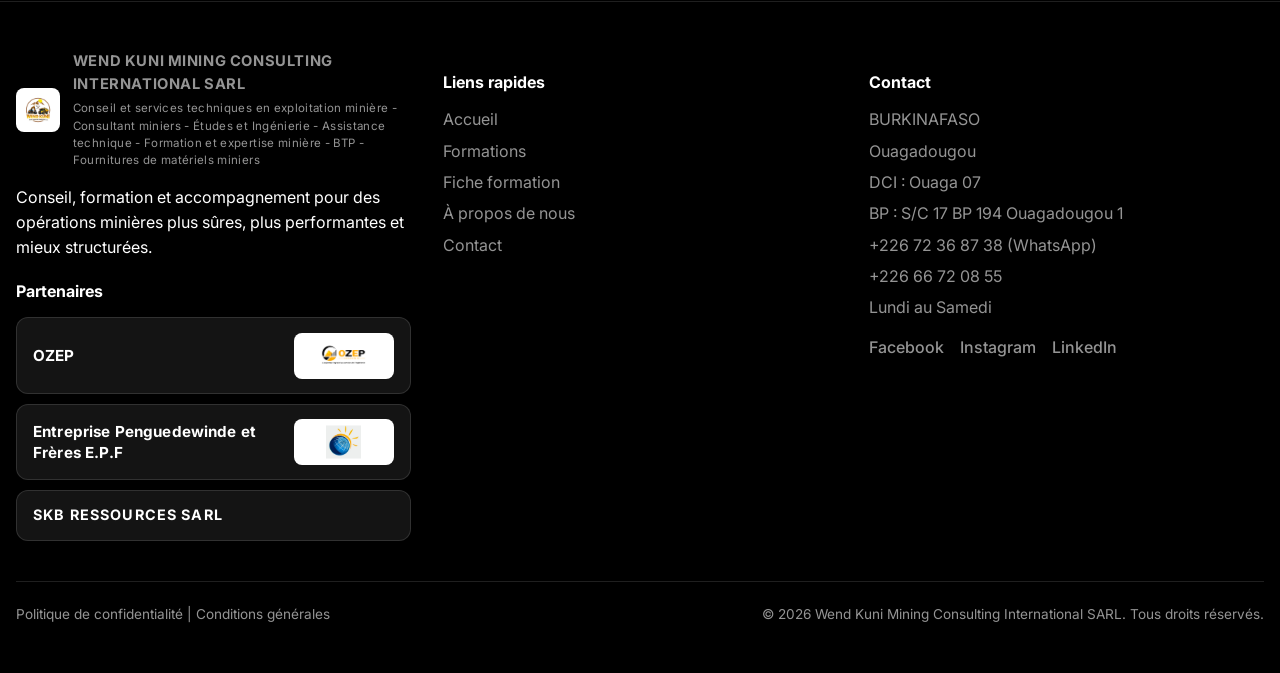
<file: contact.html>
<!DOCTYPE html>
<html lang="fr">
  <head>
    <meta charset="UTF-8" />
    <meta name="viewport" content="width=device-width, initial-scale=1.0" />
    <title>Contact | WEND KUNI MINING CONSULTING INTERNATIONAL SARL</title>
    <meta name="description" content="Contactez Wend Kuni Mining Consulting International SARL : téléphones, WhatsApp, email, boîte postale et informations légales. Ouagadougou, Burkina Faso." />
    <link rel="preconnect" href="https://fonts.googleapis.com" />
    <link rel="preconnect" href="https://fonts.gstatic.com" crossorigin />
    <link href="https://fonts.googleapis.com/css2?family=Inter:wght@400;500;600;700;800&display=swap" rel="stylesheet" />
    <link rel="stylesheet" href="styles.css" />
  </head>
  <body>
    <div class="utility-bar">
      <div class="container utility-bar__content">
        <span>Suivez-nous sur Facebook, Instagram et LinkedIn</span>
        <div class="social-links">
          <a href="https://www.facebook.com/profile.php?id=61591232922411" target="_blank" rel="noopener">Facebook</a>
          <a href="#">Instagram</a>
          <a href="#">LinkedIn</a>
        </div>
      </div>
    </div>

    <header class="site-header">
      <div class="container header-inner">
        <a href="index.html" class="brand">
          <img class="brand__mark" src="Images/Logo.jpeg" alt="Wend Kuni Mining Consulting International SARL" />
          <span class="brand__text">
            <span class="brand__name">WEND KUNI MINING CONSULTING INTERNATIONAL SARL</span>
            <span class="brand__subtitle">Conseil et services techniques en exploitation minière - Consultant miniers - Études et Ingénierie - Assistance technique - Formation et expertise minière - BTP - Fournitures de matériels miniers</span>
          </span>
        </a>
        <button class="menu-toggle" aria-label="Ouvrir le menu" aria-expanded="false">
          <span></span><span></span><span></span>
        </button>
        <nav class="site-nav" aria-label="Menu principal">
          <a href="index.html">Accueil</a>
          <a href="formations.html">Formations</a>
          <a href="about.html">À propos</a>
          <a href="contact.html" class="active">Contact</a>
        </nav>
      </div>
    </header>

    <main>
      <section class="banner-solid">
        <div class="container">
          <h1>Contactez-nous</h1>
          <p>Discutons de votre projet, de vos besoins en conseil ou en formation.</p>
        </div>
      </section>

      <section class="section">
        <div class="container">
          <div class="contact-cards">
            <article class="contact-card">
              <div class="contact-card__icon" aria-hidden="true">📞</div>
              <h3>Téléphones</h3>
              <p class="contact-card__line">
                +226 72 36 87 38
                <span class="badge badge--whatsapp">WhatsApp</span>
              </p>
              <p class="contact-card__line">+226 66 72 08 55</p>
              <p class="contact-card__line">+225 07 02 42 82 31</p>
              <a href="https://wa.me/22672368738" class="btn btn--primary">Discuter sur WhatsApp</a>
            </article>

            <article class="contact-card">
              <div class="contact-card__icon" aria-hidden="true">📍</div>
              <h3>Adresse &amp; contact</h3>
              <p class="contact-card__line"><strong>Burkina Faso</strong> — Ouagadougou</p>
              <p class="contact-card__line">DCI : Ouaga 07</p>
              <p class="contact-card__line">Boîte Postale : S/C 17 BP 194 Ouagadougou 1</p>
              <p class="contact-card__line">
                Email : <a href="mailto:wendkuniniampa98@gmail.com" class="text-link">wendkuniniampa98@gmail.com</a>
              </p>
              <p class="contact-card__line"><strong>Horaires :</strong> Lundi au Samedi</p>
            </article>

            <article class="contact-card">
              <div class="contact-card__icon" aria-hidden="true">🏛️</div>
              <h3>Informations légales</h3>
              <ul class="contact-card__list">
                <li><span>RCCM :</span> BF OUA 01 2026 B13 09180</li>
                <li><span>IFU :</span> 00312431Z</li>
                <li><span>Régime d'imposition :</span> RSI</li>
                <li><span>DCI :</span> Ouaga 07 — Ouagadougou — Burkina Faso</li>
              </ul>
            </article>
          </div>

          <div class="contact-form-wrap">
            <p class="eyebrow">Écrivez-nous</p>
            <h2>Envoyez-nous un message</h2>
            <p class="contact-form-wrap__intro">Remplissez le formulaire ci-dessous, nous vous répondrons dans les plus brefs délais.</p>
            <form class="contact-form" action="https://wa.me/22672368738" method="get" target="_blank">
              <label>Nom complet
                <input type="text" name="name" placeholder="Votre nom" required />
              </label>
              <label>Email
                <input type="email" name="email" placeholder="Votre email" required />
              </label>
              <label>Téléphone
                <input type="tel" name="phone" placeholder="Votre numéro" />
              </label>
              <label>Formation visée
                <input type="text" name="formation" placeholder="Nom de la formation (si concerné)" />
              </label>
              <label>Message
                <textarea name="message" rows="6" placeholder="Votre message" required></textarea>
              </label>
              <button type="submit" class="btn btn--primary">Envoyer le message</button>
            </form>
          </div>
        </div>
      </section>
    </main>

    <footer class="site-footer">
      <div class="container">
        <div class="footer-grid">
          <div>
            <a href="index.html" class="brand brand--footer">
              <img class="brand__mark" src="Images/Logo.jpeg" alt="Wend Kuni Mining Consulting International SARL" />
              <span class="brand__text">
            <span class="brand__name">WEND KUNI MINING CONSULTING INTERNATIONAL SARL</span>
            <span class="brand__subtitle">Conseil et services techniques en exploitation minière - Consultant miniers - Études et Ingénierie - Assistance technique - Formation et expertise minière - BTP - Fournitures de matériels miniers</span>
          </span>
            </a>
            <p>Conseil, formation et accompagnement pour des opérations minières plus sûres, plus performantes et mieux structurées.</p>
            <h3>Partenaires</h3>
            <div class="footer-partners">
              <div class="footer-partner">
                <span class="footer-partner__name">OZEP</span>
                <img class="footer-partner__logo" src="Images/logo-partenaire-1.png" alt="OZEP" />
              </div>
              <div class="footer-partner">
                <span class="footer-partner__name">Entreprise Penguedewinde et Frères E.P.F</span>
                <img class="footer-partner__logo" src="Images/logo-partenaire-2.png" alt="Entreprise Penguedewinde et Frères E.P.F" />
              </div>
              <div class="footer-partner footer-partner--textonly">
                <span class="footer-partner__name">SkB Ressources SARL</span>
              </div>
            </div>
          </div>

          <div>
            <h3>Liens rapides</h3>
            <ul>
              <li><a href="index.html">Accueil</a></li>
              <li><a href="formations.html">Formations</a></li>
              <li><a href="formation-drill-blast.html">Fiche formation</a></li>
              <li><a href="about.html">À propos de nous</a></li>
              <li><a href="contact.html">Contact</a></li>
            </ul>
          </div>

          <div>
            <h3>Contact</h3>
            <ul>
              <li>BURKINAFASO</li>
              <li>Ouagadougou</li>
              <li>DCI : Ouaga 07</li>
              <li>BP : S/C 17 BP 194 Ouagadougou 1</li>
              <li>+226 72 36 87 38 (WhatsApp)</li>
              <li>+226 66 72 08 55</li>
              <li>Lundi au Samedi</li>
            </ul>
            <div class="social-links social-links--footer">
              <a href="https://www.facebook.com/profile.php?id=61591232922411" target="_blank" rel="noopener">Facebook</a>
              <a href="#">Instagram</a>
              <a href="#">LinkedIn</a>
            </div>
          </div>
        </div>

        <div class="footer-bottom">
          <div class="footer-legal">
            <a href="#">Politique de confidentialité</a> | <a href="#">Conditions générales</a>
          </div>
          <span>© 2026 Wend Kuni Mining Consulting International SARL. Tous droits réservés.</span>
        </div>
      </div>
    </footer>

    <script src="script.js"></script>
  </body>
</html>
</file>
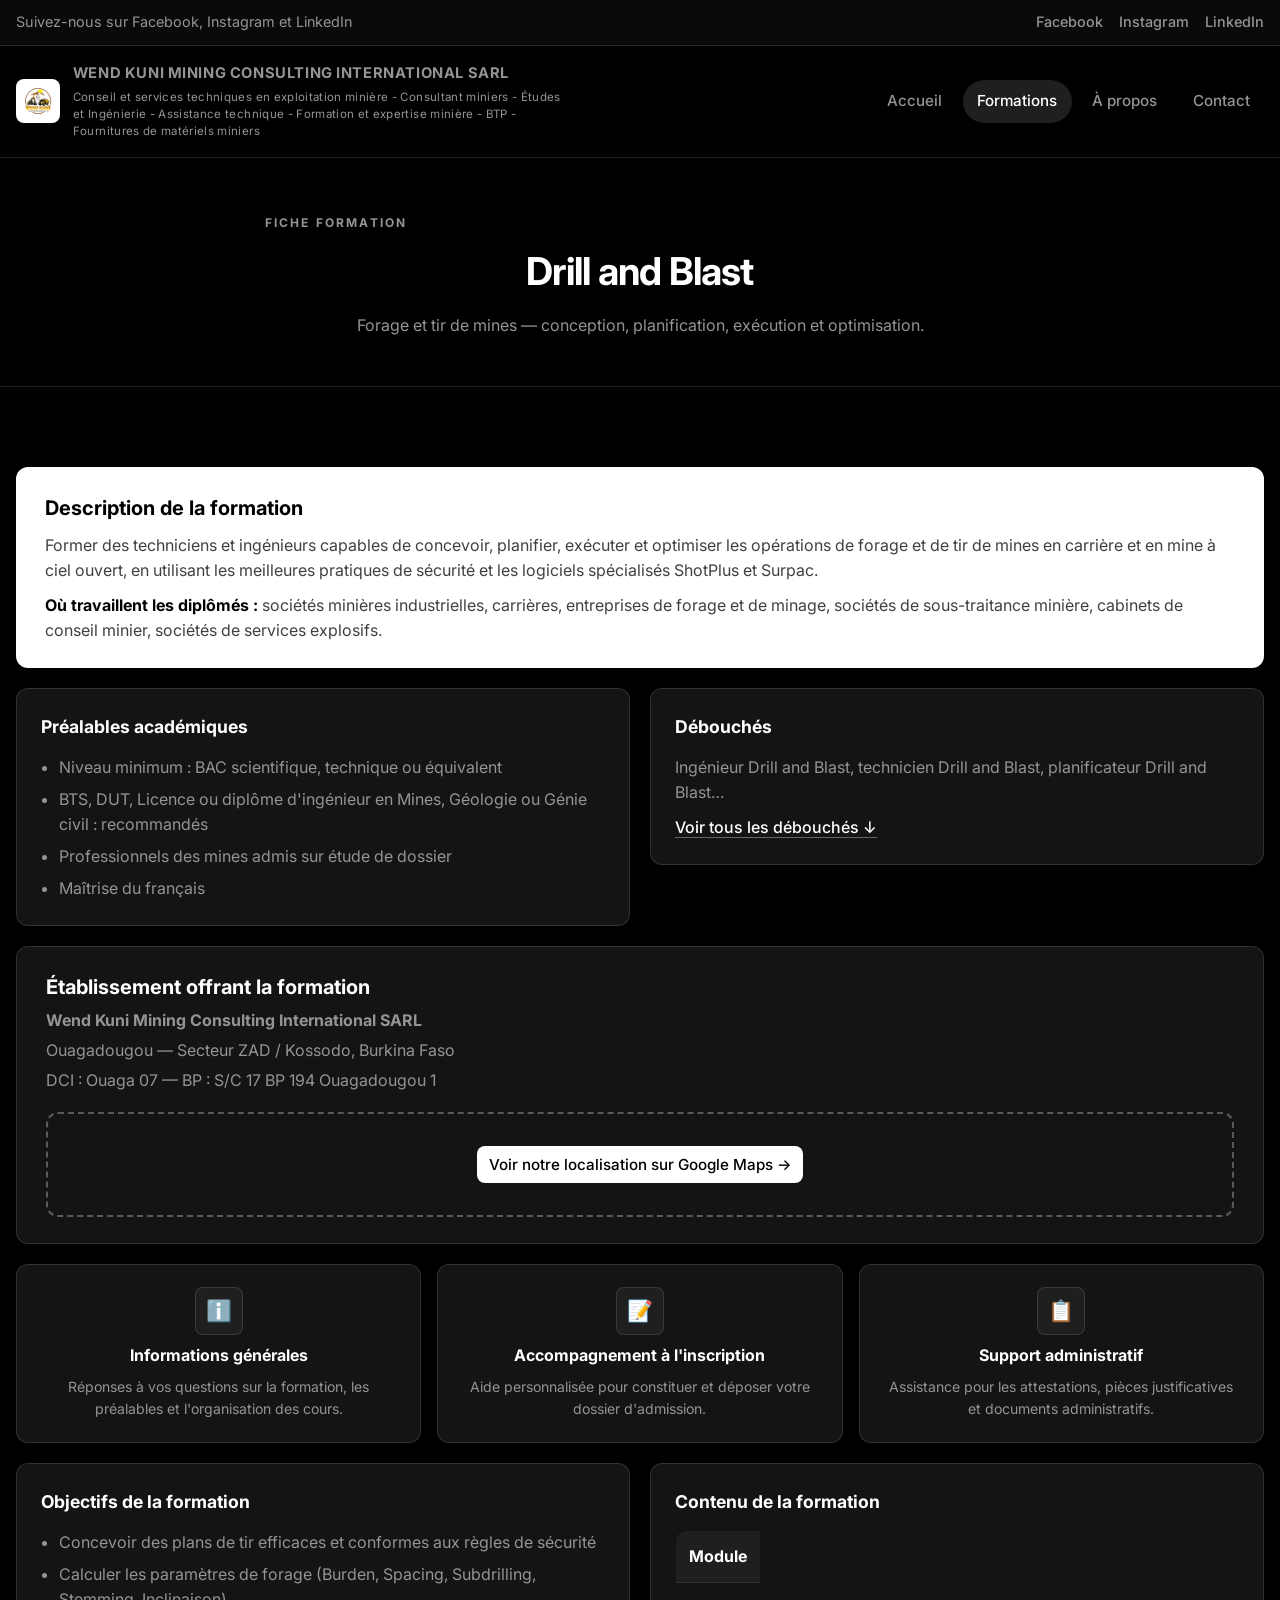
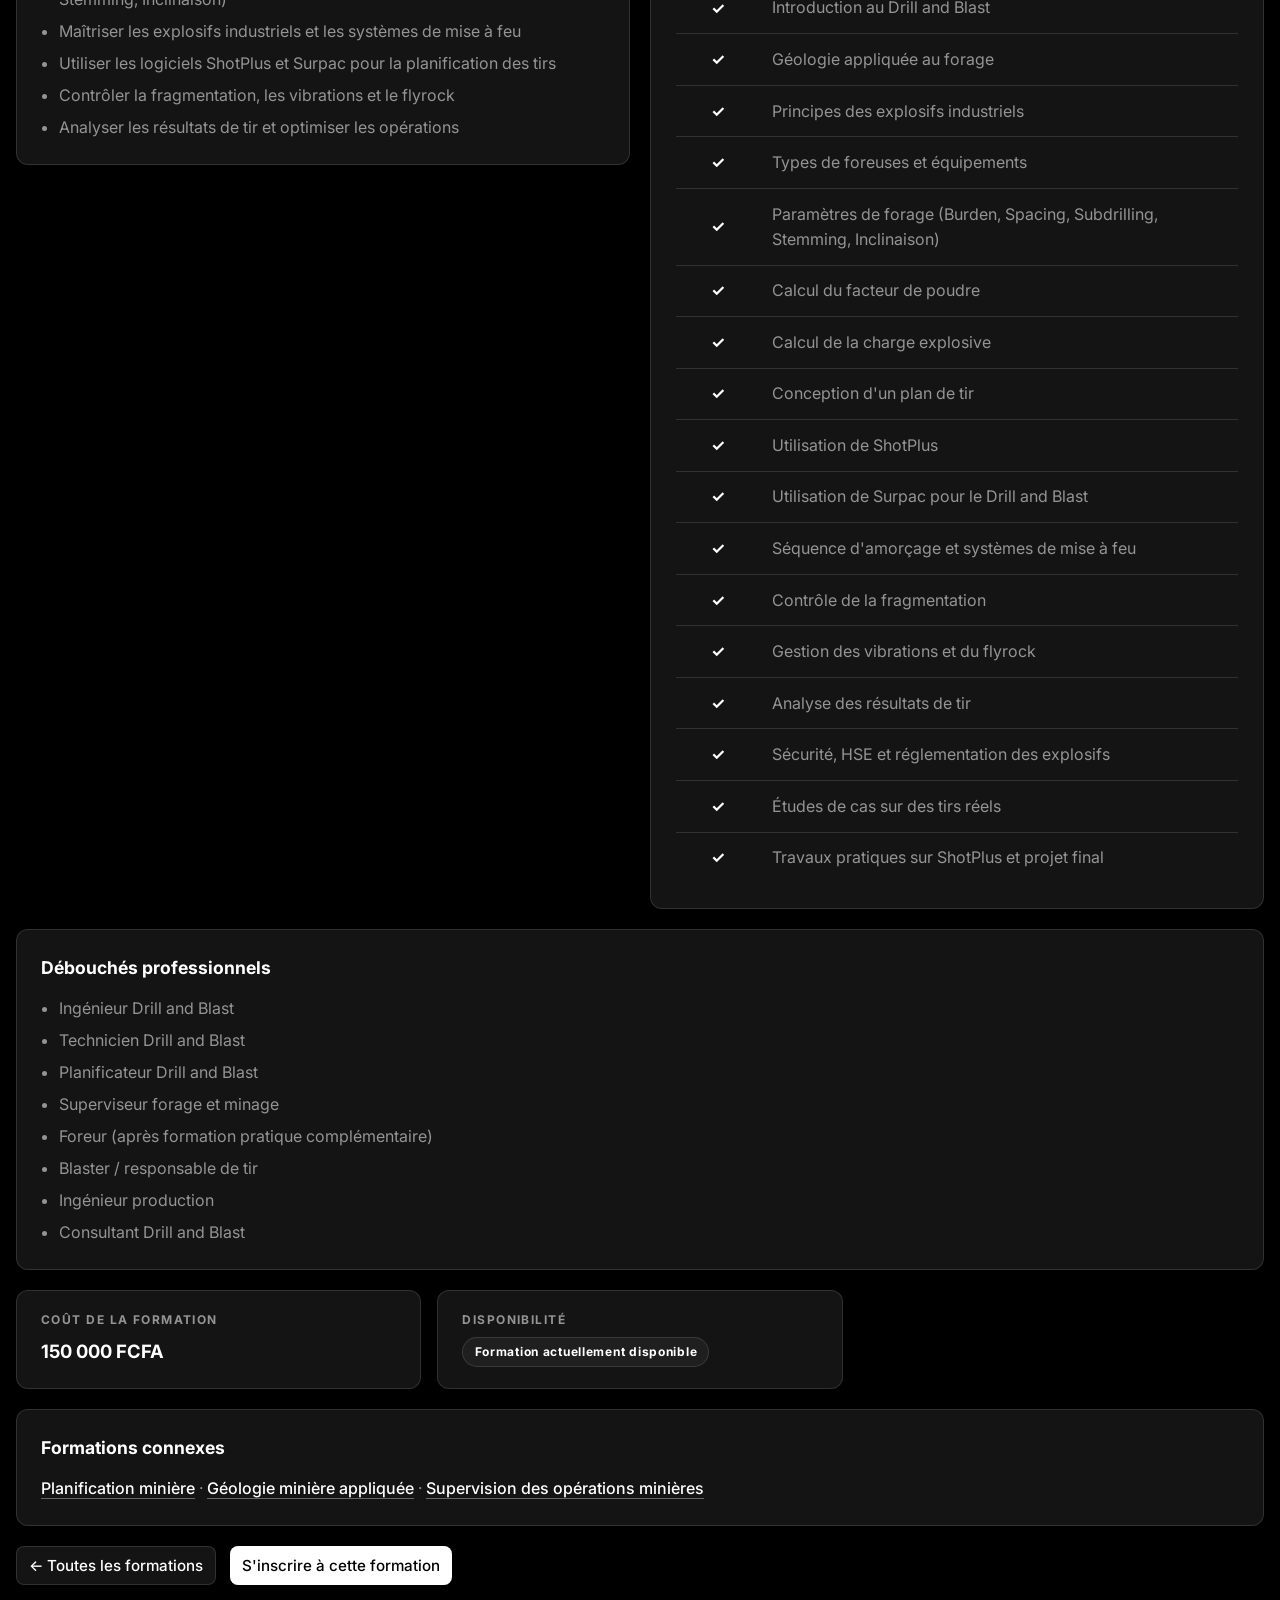
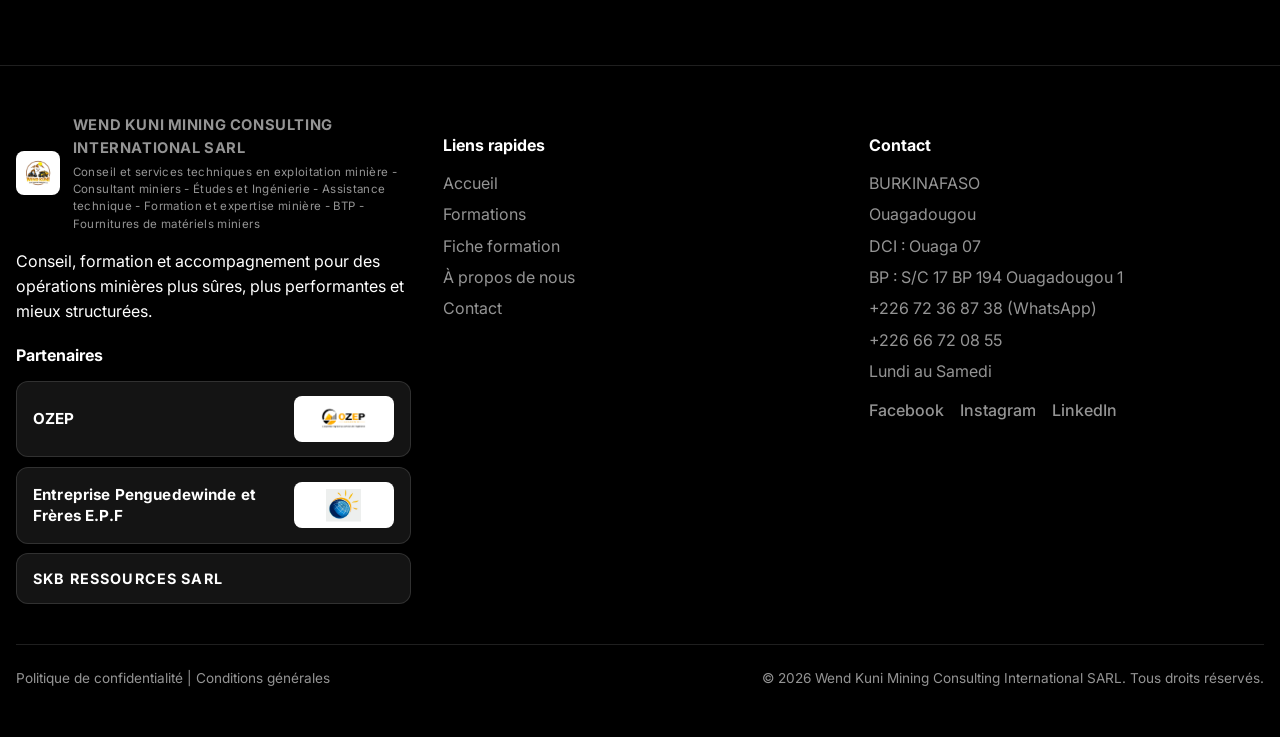
<file: formation-drill-blast.html>
<!DOCTYPE html>
<html lang="fr">
  <head>
    <meta charset="UTF-8" />
    <meta name="viewport" content="width=device-width, initial-scale=1.0" />
    <title>Formation Drill and Blast | WEND KUNI MINING CONSULTING INTERNATIONAL SARL</title>
    <meta name="description" content="Formation Drill and Blast de Wend Kuni Mining Consulting International SARL : forage et tir de mines, objectifs, préalables, contenu détaillé, durée et coût." />
    <link rel="preconnect" href="https://fonts.googleapis.com" />
    <link rel="preconnect" href="https://fonts.gstatic.com" crossorigin />
    <link href="https://fonts.googleapis.com/css2?family=Inter:wght@400;500;600;700;800&display=swap" rel="stylesheet" />
    <link rel="stylesheet" href="styles.css" />
  </head>
  <body>
    <div class="utility-bar">
      <div class="container utility-bar__content">
        <span>Suivez-nous sur Facebook, Instagram et LinkedIn</span>
        <div class="social-links">
          <a href="https://www.facebook.com/profile.php?id=61591232922411" target="_blank" rel="noopener">Facebook</a>
          <a href="#">Instagram</a>
          <a href="#">LinkedIn</a>
        </div>
      </div>
    </div>

    <header class="site-header">
      <div class="container header-inner">
        <a href="index.html" class="brand">
          <img class="brand__mark" src="Images/Logo.jpeg" alt="Wend Kuni Mining Consulting International SARL" />
          <span class="brand__text">
            <span class="brand__name">WEND KUNI MINING CONSULTING INTERNATIONAL SARL</span>
            <span class="brand__subtitle">Conseil et services techniques en exploitation minière - Consultant miniers - Études et Ingénierie - Assistance technique - Formation et expertise minière - BTP - Fournitures de matériels miniers</span>
          </span>
        </a>
        <button class="menu-toggle" aria-label="Ouvrir le menu" aria-expanded="false">
          <span></span><span></span><span></span>
        </button>
        <nav class="site-nav" aria-label="Menu principal">
          <a href="index.html">Accueil</a>
          <a href="formations.html" class="active">Formations</a>
          <a href="about.html">À propos</a>
          <a href="contact.html">Contact</a>
        </nav>
      </div>
    </header>

    <main>
      <section class="banner-solid">
        <div class="container">
          <p class="eyebrow eyebrow--light">Fiche formation</p>
          <h1>Drill and Blast</h1>
          <p>Forage et tir de mines — conception, planification, exécution et optimisation.</p>
        </div>
      </section>

      <section class="section">
        <div class="container fiche">
          <div class="fiche-band">
            <h2>Description de la formation</h2>
            <p>Former des techniciens et ingénieurs capables de concevoir, planifier, exécuter et optimiser les opérations de forage et de tir de mines en carrière et en mine à ciel ouvert, en utilisant les meilleures pratiques de sécurité et les logiciels spécialisés ShotPlus et Surpac.</p>
            <p><strong>Où travaillent les diplômés :</strong> sociétés minières industrielles, carrières, entreprises de forage et de minage, sociétés de sous-traitance minière, cabinets de conseil minier, sociétés de services explosifs.</p>
          </div>

          <div class="fiche-split">
            <div class="fiche-box">
              <h3>Préalables académiques</h3>
              <ul>
                <li>Niveau minimum : BAC scientifique, technique ou équivalent</li>
                <li>BTS, DUT, Licence ou diplôme d'ingénieur en Mines, Géologie ou Génie civil : recommandés</li>
                <li>Professionnels des mines admis sur étude de dossier</li>
                <li>Maîtrise du français</li>
              </ul>
            </div>
            <div class="fiche-box">
              <h3>Débouchés</h3>
              <p>Ingénieur Drill and Blast, technicien Drill and Blast, planificateur Drill and Blast…</p>
              <a href="#debouches" class="text-link">Voir tous les débouchés ↓</a>
            </div>
          </div>

          <div class="estab-band">
            <h2>Établissement offrant la formation</h2>
            <p><strong>Wend Kuni Mining Consulting International SARL</strong></p>
            <p>Ouagadougou — Secteur ZAD / Kossodo, Burkina Faso</p>
            <p>DCI : Ouaga 07 — BP : S/C 17 BP 194 Ouagadougou 1</p>
            <div class="estab-map">
              <a class="btn btn--light" href="https://maps.google.com/?q=Kossodo,+Ouagadougou,+Burkina+Faso" target="_blank" rel="noopener">Voir notre localisation sur Google Maps &#8594;</a>
            </div>
          </div>

          <div class="services-grid">
            <div class="service-card">
              <div class="service-card__icon" aria-hidden="true">ℹ️</div>
              <h4>Informations générales</h4>
              <p>Réponses à vos questions sur la formation, les préalables et l'organisation des cours.</p>
            </div>
            <div class="service-card">
              <div class="service-card__icon" aria-hidden="true">📝</div>
              <h4>Accompagnement à l'inscription</h4>
              <p>Aide personnalisée pour constituer et déposer votre dossier d'admission.</p>
            </div>
            <div class="service-card">
              <div class="service-card__icon" aria-hidden="true">📋</div>
              <h4>Support administratif</h4>
              <p>Assistance pour les attestations, pièces justificatives et documents administratifs.</p>
            </div>
          </div>

          <div class="fiche-split">
            <div class="fiche-box">
              <h3>Objectifs de la formation</h3>
              <ul>
                <li>Concevoir des plans de tir efficaces et conformes aux règles de sécurité</li>
                <li>Calculer les paramètres de forage (Burden, Spacing, Subdrilling, Stemming, Inclinaison)</li>
                <li>Maîtriser les explosifs industriels et les systèmes de mise à feu</li>
                <li>Utiliser les logiciels ShotPlus et Surpac pour la planification des tirs</li>
                <li>Contrôler la fragmentation, les vibrations et le flyrock</li>
                <li>Analyser les résultats de tir et optimiser les opérations</li>
              </ul>
            </div>
            <div class="fiche-box">
              <h3>Contenu de la formation</h3>
              <div class="table-wrapper">
                <table class="module-table">
                  <thead>
                    <tr><th>Module</th></tr>
                  </thead>
                  <tbody>
                    <tr><td class="check">✓</td><td>Introduction au Drill and Blast</td></tr>
                    <tr><td class="check">✓</td><td>Géologie appliquée au forage</td></tr>
                    <tr><td class="check">✓</td><td>Principes des explosifs industriels</td></tr>
                    <tr><td class="check">✓</td><td>Types de foreuses et équipements</td></tr>
                    <tr><td class="check">✓</td><td>Paramètres de forage (Burden, Spacing, Subdrilling, Stemming, Inclinaison)</td></tr>
                    <tr><td class="check">✓</td><td>Calcul du facteur de poudre</td></tr>
                    <tr><td class="check">✓</td><td>Calcul de la charge explosive</td></tr>
                    <tr><td class="check">✓</td><td>Conception d'un plan de tir</td></tr>
                    <tr><td class="check">✓</td><td>Utilisation de ShotPlus</td></tr>
                    <tr><td class="check">✓</td><td>Utilisation de Surpac pour le Drill and Blast</td></tr>
                    <tr><td class="check">✓</td><td>Séquence d'amorçage et systèmes de mise à feu</td></tr>
                    <tr><td class="check">✓</td><td>Contrôle de la fragmentation</td></tr>
                    <tr><td class="check">✓</td><td>Gestion des vibrations et du flyrock</td></tr>
                    <tr><td class="check">✓</td><td>Analyse des résultats de tir</td></tr>
                    <tr><td class="check">✓</td><td>Sécurité, HSE et réglementation des explosifs</td></tr>
                    <tr><td class="check">✓</td><td>Études de cas sur des tirs réels</td></tr>
                    <tr><td class="check">✓</td><td>Travaux pratiques sur ShotPlus et projet final</td></tr>
                  </tbody>
                </table>
              </div>
            </div>
          </div>

          <div class="fiche-box" id="debouches">
            <h3>Débouchés professionnels</h3>
            <ul>
              <li>Ingénieur Drill and Blast</li>
              <li>Technicien Drill and Blast</li>
              <li>Planificateur Drill and Blast</li>
              <li>Superviseur forage et minage</li>
              <li>Foreur (après formation pratique complémentaire)</li>
              <li>Blaster / responsable de tir</li>
              <li>Ingénieur production</li>
              <li>Consultant Drill and Blast</li>
            </ul>
          </div>

          <div class="fiche-meta">
            <div class="fiche-meta__item">
              <span class="fiche-meta__label">Coût de la formation</span>
              <span class="fiche-meta__value">150 000 FCFA</span>
            </div>
            <div class="fiche-meta__item">
              <span class="fiche-meta__label">Disponibilité</span>
              <span class="fiche-meta__value"><span class="badge badge--available">Formation actuellement disponible</span></span>
            </div>
          </div>

          <div class="fiche-box fiche-related">
            <h3>Formations connexes</h3>
            <p>
              <a href="formation-planification-miniere.html" class="text-link">Planification minière</a> ·
              <a href="formation-geologie-appliquee.html" class="text-link">Géologie minière appliquée</a> ·
              <a href="formation-supervision-operations.html" class="text-link">Supervision des opérations minières</a>
            </p>
          </div>

          <div class="fiche-actions">
            <a href="formations.html" class="btn btn--secondary">← Toutes les formations</a>
            <a href="contact.html" class="btn btn--primary">S'inscrire à cette formation</a>
          </div>
        </div>
      </section>
    </main>

    <footer class="site-footer">
      <div class="container">
        <div class="footer-grid">
          <div>
            <a href="index.html" class="brand brand--footer">
              <img class="brand__mark" src="Images/Logo.jpeg" alt="Wend Kuni Mining Consulting International SARL" />
              <span class="brand__text">
                <span class="brand__name">WEND KUNI MINING CONSULTING INTERNATIONAL SARL</span>
                <span class="brand__subtitle">Conseil et services techniques en exploitation minière - Consultant miniers - Études et Ingénierie - Assistance technique - Formation et expertise minière - BTP - Fournitures de matériels miniers</span>
              </span>
            </a>
            <p>Conseil, formation et accompagnement pour des opérations minières plus sûres, plus performantes et mieux structurées.</p>
            <h3>Partenaires</h3>
            <div class="footer-partners">
              <div class="footer-partner">
                <span class="footer-partner__name">OZEP</span>
                <img class="footer-partner__logo" src="Images/logo-partenaire-1.png" alt="OZEP" />
              </div>
              <div class="footer-partner">
                <span class="footer-partner__name">Entreprise Penguedewinde et Frères E.P.F</span>
                <img class="footer-partner__logo" src="Images/logo-partenaire-2.png" alt="Entreprise Penguedewinde et Frères E.P.F" />
              </div>
              <div class="footer-partner footer-partner--textonly">
                <span class="footer-partner__name">SkB Ressources SARL</span>
              </div>
            </div>
          </div>

          <div>
            <h3>Liens rapides</h3>
            <ul>
              <li><a href="index.html">Accueil</a></li>
              <li><a href="formations.html">Formations</a></li>
              <li><a href="formation-drill-blast.html">Fiche formation</a></li>
              <li><a href="about.html">À propos de nous</a></li>
              <li><a href="contact.html">Contact</a></li>
            </ul>
          </div>

          <div>
            <h3>Contact</h3>
            <ul>
              <li>BURKINAFASO</li>
              <li>Ouagadougou</li>
              <li>DCI : Ouaga 07</li>
              <li>BP : S/C 17 BP 194 Ouagadougou 1</li>
              <li>+226 72 36 87 38 (WhatsApp)</li>
              <li>+226 66 72 08 55</li>
              <li>Lundi au Samedi</li>
            </ul>
            <div class="social-links social-links--footer">
              <a href="https://www.facebook.com/profile.php?id=61591232922411" target="_blank" rel="noopener">Facebook</a>
              <a href="#">Instagram</a>
              <a href="#">LinkedIn</a>
            </div>
          </div>
        </div>

        <div class="footer-bottom">
          <div class="footer-legal">
            <a href="#">Politique de confidentialité</a> | <a href="#">Conditions générales</a>
          </div>
          <span>© 2026 Wend Kuni Mining Consulting International SARL. Tous droits réservés.</span>
        </div>
      </div>
    </footer>

    <script src="script.js"></script>
  </body>
</html>
</file>
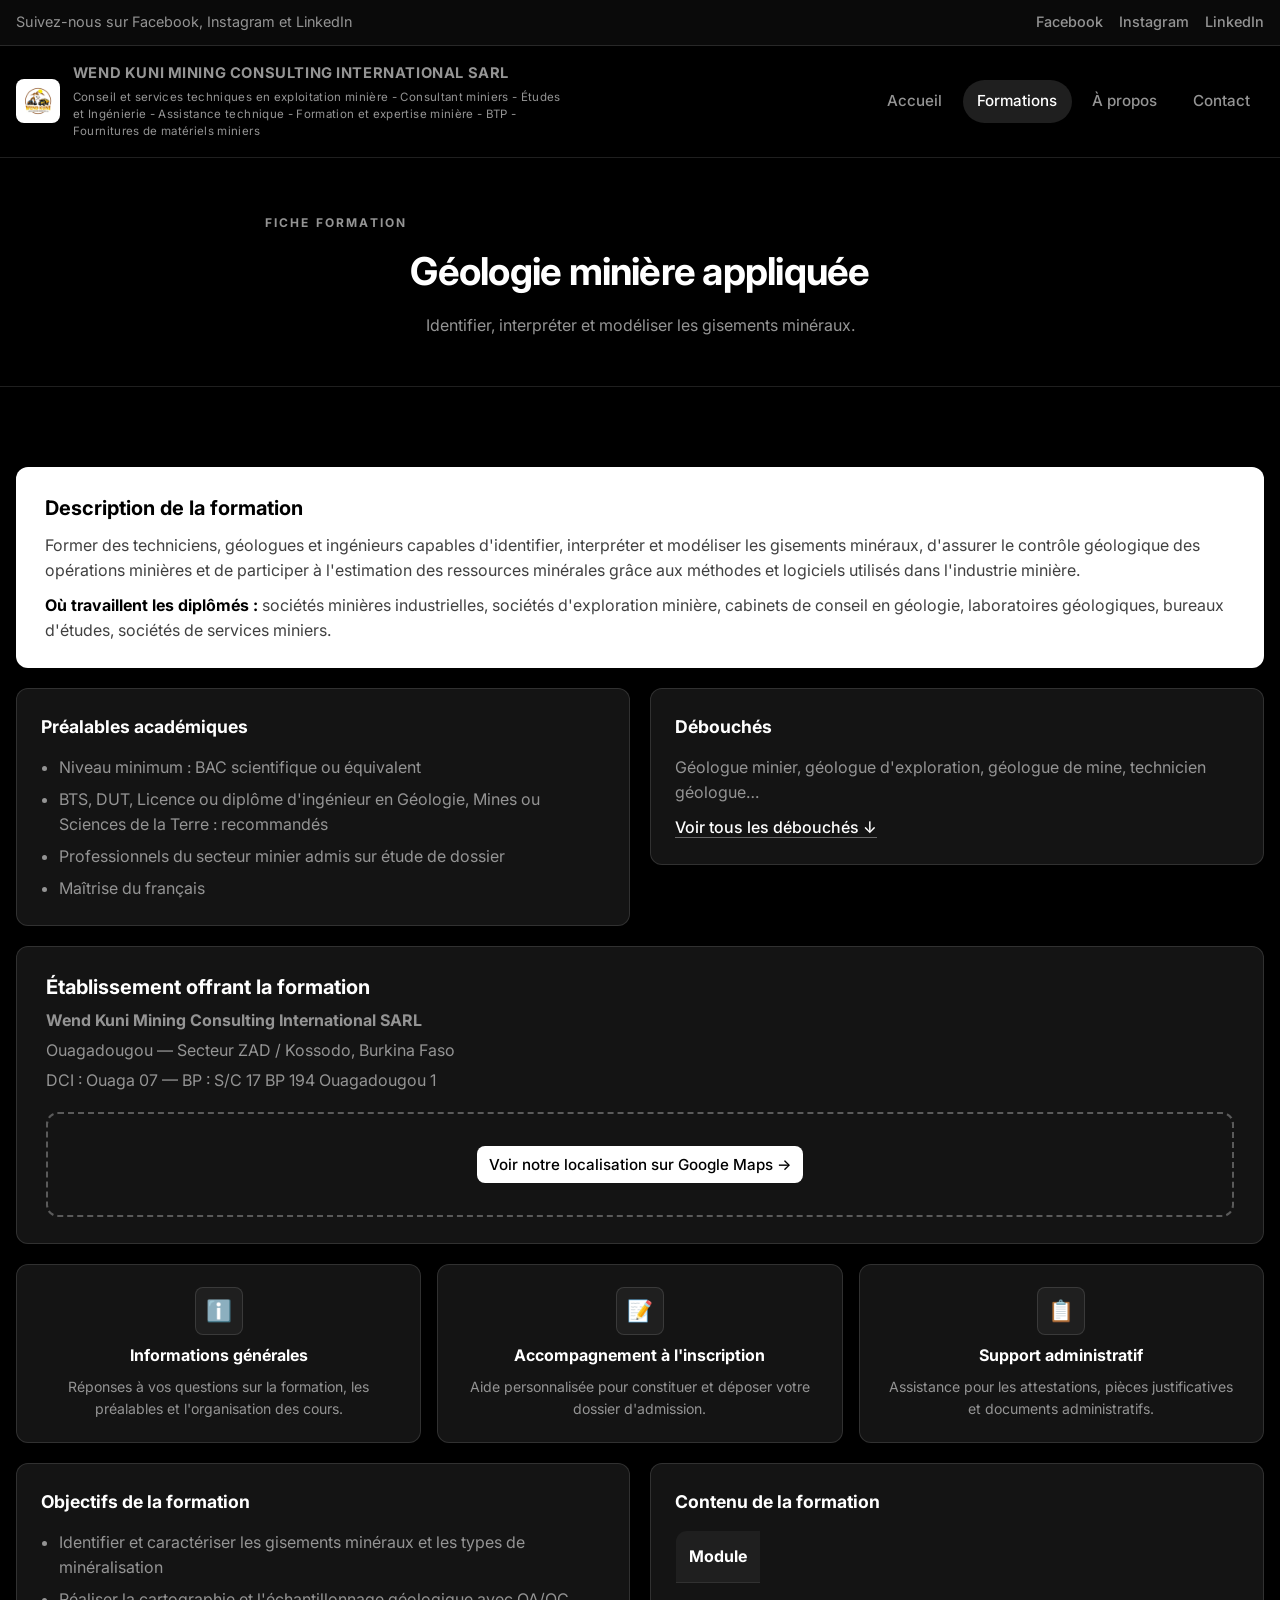
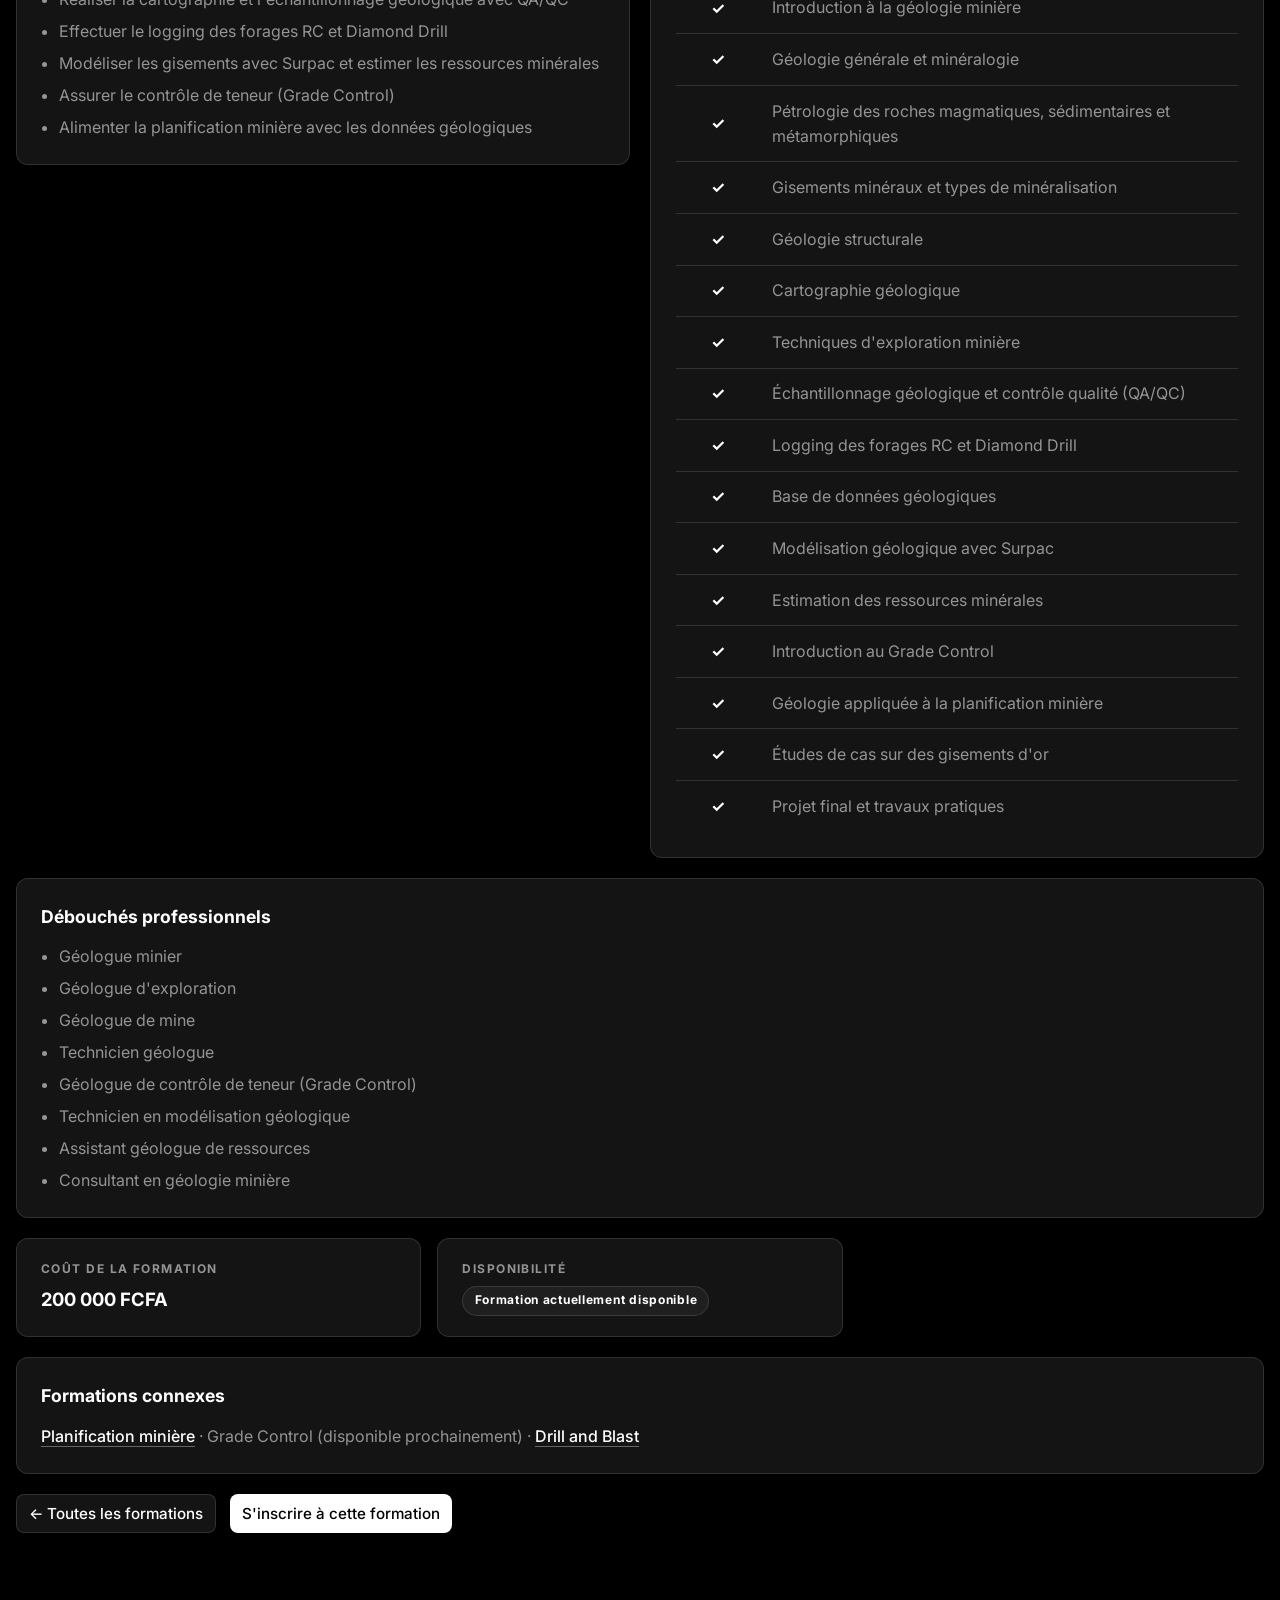
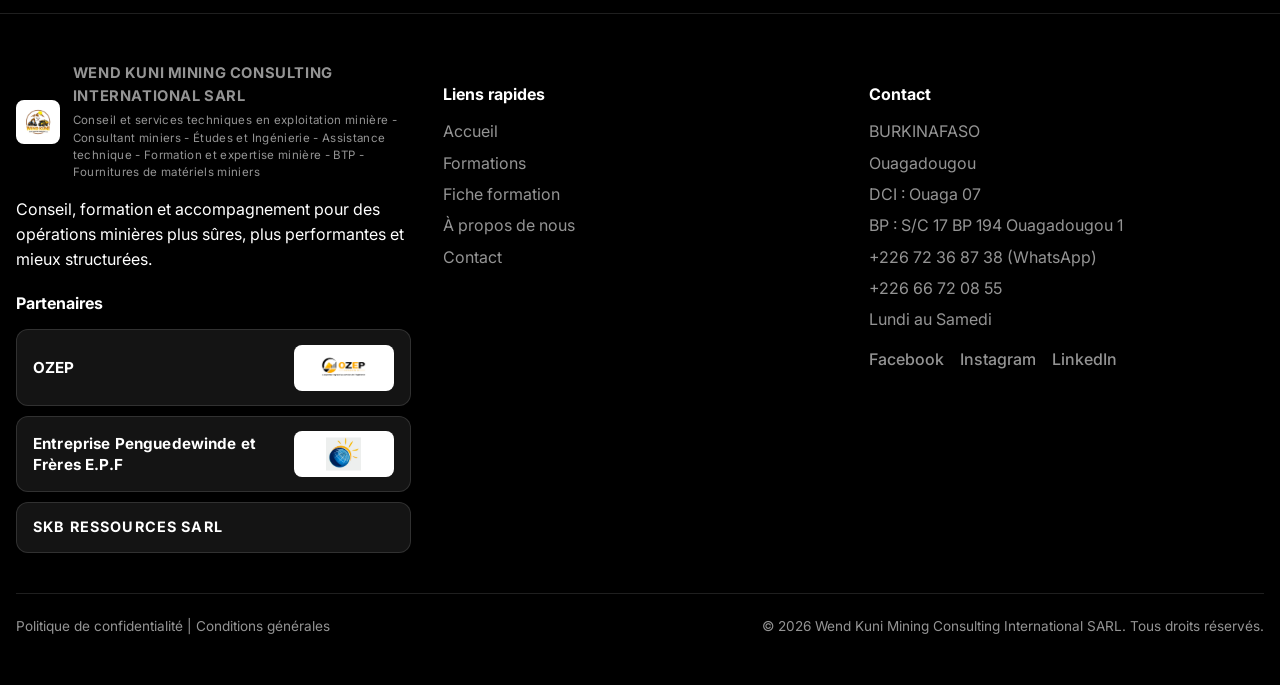
<file: formation-geologie-appliquee.html>
<!DOCTYPE html>
<html lang="fr">
  <head>
    <meta charset="UTF-8" />
    <meta name="viewport" content="width=device-width, initial-scale=1.0" />
    <title>Formation Géologie minière appliquée | WEND KUNI MINING CONSULTING INTERNATIONAL SARL</title>
    <meta name="description" content="Formation Géologie minière appliquée de Wend Kuni Mining Consulting International SARL : gisements minéraux, modélisation, ressources minérales, préalables, contenu, durée et coût." />
    <link rel="preconnect" href="https://fonts.googleapis.com" />
    <link rel="preconnect" href="https://fonts.gstatic.com" crossorigin />
    <link href="https://fonts.googleapis.com/css2?family=Inter:wght@400;500;600;700;800&display=swap" rel="stylesheet" />
    <link rel="stylesheet" href="styles.css" />
  </head>
  <body>
    <div class="utility-bar">
      <div class="container utility-bar__content">
        <span>Suivez-nous sur Facebook, Instagram et LinkedIn</span>
        <div class="social-links">
          <a href="https://www.facebook.com/profile.php?id=61591232922411" target="_blank" rel="noopener">Facebook</a>
          <a href="#">Instagram</a>
          <a href="#">LinkedIn</a>
        </div>
      </div>
    </div>

    <header class="site-header">
      <div class="container header-inner">
        <a href="index.html" class="brand">
          <img class="brand__mark" src="Images/Logo.jpeg" alt="Wend Kuni Mining Consulting International SARL" />
          <span class="brand__text">
            <span class="brand__name">WEND KUNI MINING CONSULTING INTERNATIONAL SARL</span>
            <span class="brand__subtitle">Conseil et services techniques en exploitation minière - Consultant miniers - Études et Ingénierie - Assistance technique - Formation et expertise minière - BTP - Fournitures de matériels miniers</span>
          </span>
        </a>
        <button class="menu-toggle" aria-label="Ouvrir le menu" aria-expanded="false">
          <span></span><span></span><span></span>
        </button>
        <nav class="site-nav" aria-label="Menu principal">
          <a href="index.html">Accueil</a>
          <a href="formations.html" class="active">Formations</a>
          <a href="about.html">À propos</a>
          <a href="contact.html">Contact</a>
        </nav>
      </div>
    </header>

    <main>
      <section class="banner-solid">
        <div class="container">
          <p class="eyebrow eyebrow--light">Fiche formation</p>
          <h1>Géologie minière appliquée</h1>
          <p>Identifier, interpréter et modéliser les gisements minéraux.</p>
        </div>
      </section>

      <section class="section">
        <div class="container fiche">
          <div class="fiche-band">
            <h2>Description de la formation</h2>
            <p>Former des techniciens, géologues et ingénieurs capables d'identifier, interpréter et modéliser les gisements minéraux, d'assurer le contrôle géologique des opérations minières et de participer à l'estimation des ressources minérales grâce aux méthodes et logiciels utilisés dans l'industrie minière.</p>
            <p><strong>Où travaillent les diplômés :</strong> sociétés minières industrielles, sociétés d'exploration minière, cabinets de conseil en géologie, laboratoires géologiques, bureaux d'études, sociétés de services miniers.</p>
          </div>

          <div class="fiche-split">
            <div class="fiche-box">
              <h3>Préalables académiques</h3>
              <ul>
                <li>Niveau minimum : BAC scientifique ou équivalent</li>
                <li>BTS, DUT, Licence ou diplôme d'ingénieur en Géologie, Mines ou Sciences de la Terre : recommandés</li>
                <li>Professionnels du secteur minier admis sur étude de dossier</li>
                <li>Maîtrise du français</li>
              </ul>
            </div>
            <div class="fiche-box">
              <h3>Débouchés</h3>
              <p>Géologue minier, géologue d'exploration, géologue de mine, technicien géologue…</p>
              <a href="#debouches" class="text-link">Voir tous les débouchés ↓</a>
            </div>
          </div>

          <div class="estab-band">
            <h2>Établissement offrant la formation</h2>
            <p><strong>Wend Kuni Mining Consulting International SARL</strong></p>
            <p>Ouagadougou — Secteur ZAD / Kossodo, Burkina Faso</p>
            <p>DCI : Ouaga 07 — BP : S/C 17 BP 194 Ouagadougou 1</p>
            <div class="estab-map">
              <a class="btn btn--light" href="https://maps.google.com/?q=Kossodo,+Ouagadougou,+Burkina+Faso" target="_blank" rel="noopener">Voir notre localisation sur Google Maps &#8594;</a>
            </div>
          </div>

          <div class="services-grid">
            <div class="service-card">
              <div class="service-card__icon" aria-hidden="true">ℹ️</div>
              <h4>Informations générales</h4>
              <p>Réponses à vos questions sur la formation, les préalables et l'organisation des cours.</p>
            </div>
            <div class="service-card">
              <div class="service-card__icon" aria-hidden="true">📝</div>
              <h4>Accompagnement à l'inscription</h4>
              <p>Aide personnalisée pour constituer et déposer votre dossier d'admission.</p>
            </div>
            <div class="service-card">
              <div class="service-card__icon" aria-hidden="true">📋</div>
              <h4>Support administratif</h4>
              <p>Assistance pour les attestations, pièces justificatives et documents administratifs.</p>
            </div>
          </div>

          <div class="fiche-split">
            <div class="fiche-box">
              <h3>Objectifs de la formation</h3>
              <ul>
                <li>Identifier et caractériser les gisements minéraux et les types de minéralisation</li>
                <li>Réaliser la cartographie et l'échantillonnage géologique avec QA/QC</li>
                <li>Effectuer le logging des forages RC et Diamond Drill</li>
                <li>Modéliser les gisements avec Surpac et estimer les ressources minérales</li>
                <li>Assurer le contrôle de teneur (Grade Control)</li>
                <li>Alimenter la planification minière avec les données géologiques</li>
              </ul>
            </div>
            <div class="fiche-box">
              <h3>Contenu de la formation</h3>
              <div class="table-wrapper">
                <table class="module-table">
                  <thead>
                    <tr><th>Module</th></tr>
                  </thead>
                  <tbody>
                    <tr><td class="check">✓</td><td>Introduction à la géologie minière</td></tr>
                    <tr><td class="check">✓</td><td>Géologie générale et minéralogie</td></tr>
                    <tr><td class="check">✓</td><td>Pétrologie des roches magmatiques, sédimentaires et métamorphiques</td></tr>
                    <tr><td class="check">✓</td><td>Gisements minéraux et types de minéralisation</td></tr>
                    <tr><td class="check">✓</td><td>Géologie structurale</td></tr>
                    <tr><td class="check">✓</td><td>Cartographie géologique</td></tr>
                    <tr><td class="check">✓</td><td>Techniques d'exploration minière</td></tr>
                    <tr><td class="check">✓</td><td>Échantillonnage géologique et contrôle qualité (QA/QC)</td></tr>
                    <tr><td class="check">✓</td><td>Logging des forages RC et Diamond Drill</td></tr>
                    <tr><td class="check">✓</td><td>Base de données géologiques</td></tr>
                    <tr><td class="check">✓</td><td>Modélisation géologique avec Surpac</td></tr>
                    <tr><td class="check">✓</td><td>Estimation des ressources minérales</td></tr>
                    <tr><td class="check">✓</td><td>Introduction au Grade Control</td></tr>
                    <tr><td class="check">✓</td><td>Géologie appliquée à la planification minière</td></tr>
                    <tr><td class="check">✓</td><td>Études de cas sur des gisements d'or</td></tr>
                    <tr><td class="check">✓</td><td>Projet final et travaux pratiques</td></tr>
                  </tbody>
                </table>
              </div>
            </div>
          </div>

          <div class="fiche-box" id="debouches">
            <h3>Débouchés professionnels</h3>
            <ul>
              <li>Géologue minier</li>
              <li>Géologue d'exploration</li>
              <li>Géologue de mine</li>
              <li>Technicien géologue</li>
              <li>Géologue de contrôle de teneur (Grade Control)</li>
              <li>Technicien en modélisation géologique</li>
              <li>Assistant géologue de ressources</li>
              <li>Consultant en géologie minière</li>
            </ul>
          </div>

          <div class="fiche-meta">
            <div class="fiche-meta__item">
              <span class="fiche-meta__label">Coût de la formation</span>
              <span class="fiche-meta__value">200 000 FCFA</span>
            </div>
            <div class="fiche-meta__item">
              <span class="fiche-meta__label">Disponibilité</span>
              <span class="fiche-meta__value"><span class="badge badge--available">Formation actuellement disponible</span></span>
            </div>
          </div>

          <div class="fiche-box fiche-related">
            <h3>Formations connexes</h3>
            <p>
              <a href="formation-planification-miniere.html" class="text-link">Planification minière</a> ·
              Grade Control (disponible prochainement) ·
              <a href="formation-drill-blast.html" class="text-link">Drill and Blast</a>
            </p>
          </div>

          <div class="fiche-actions">
            <a href="formations.html" class="btn btn--secondary">← Toutes les formations</a>
            <a href="contact.html" class="btn btn--primary">S'inscrire à cette formation</a>
          </div>
        </div>
      </section>
    </main>

    <footer class="site-footer">
      <div class="container">
        <div class="footer-grid">
          <div>
            <a href="index.html" class="brand brand--footer">
              <img class="brand__mark" src="Images/Logo.jpeg" alt="Wend Kuni Mining Consulting International SARL" />
              <span class="brand__text">
                <span class="brand__name">WEND KUNI MINING CONSULTING INTERNATIONAL SARL</span>
                <span class="brand__subtitle">Conseil et services techniques en exploitation minière - Consultant miniers - Études et Ingénierie - Assistance technique - Formation et expertise minière - BTP - Fournitures de matériels miniers</span>
              </span>
            </a>
            <p>Conseil, formation et accompagnement pour des opérations minières plus sûres, plus performantes et mieux structurées.</p>
            <h3>Partenaires</h3>
            <div class="footer-partners">
              <div class="footer-partner">
                <span class="footer-partner__name">OZEP</span>
                <img class="footer-partner__logo" src="Images/logo-partenaire-1.png" alt="OZEP" />
              </div>
              <div class="footer-partner">
                <span class="footer-partner__name">Entreprise Penguedewinde et Frères E.P.F</span>
                <img class="footer-partner__logo" src="Images/logo-partenaire-2.png" alt="Entreprise Penguedewinde et Frères E.P.F" />
              </div>
              <div class="footer-partner footer-partner--textonly">
                <span class="footer-partner__name">SkB Ressources SARL</span>
              </div>
            </div>
          </div>

          <div>
            <h3>Liens rapides</h3>
            <ul>
              <li><a href="index.html">Accueil</a></li>
              <li><a href="formations.html">Formations</a></li>
              <li><a href="formation-drill-blast.html">Fiche formation</a></li>
              <li><a href="about.html">À propos de nous</a></li>
              <li><a href="contact.html">Contact</a></li>
            </ul>
          </div>

          <div>
            <h3>Contact</h3>
            <ul>
              <li>BURKINAFASO</li>
              <li>Ouagadougou</li>
              <li>DCI : Ouaga 07</li>
              <li>BP : S/C 17 BP 194 Ouagadougou 1</li>
              <li>+226 72 36 87 38 (WhatsApp)</li>
              <li>+226 66 72 08 55</li>
              <li>Lundi au Samedi</li>
            </ul>
            <div class="social-links social-links--footer">
              <a href="https://www.facebook.com/profile.php?id=61591232922411" target="_blank" rel="noopener">Facebook</a>
              <a href="#">Instagram</a>
              <a href="#">LinkedIn</a>
            </div>
          </div>
        </div>

        <div class="footer-bottom">
          <div class="footer-legal">
            <a href="#">Politique de confidentialité</a> | <a href="#">Conditions générales</a>
          </div>
          <span>© 2026 Wend Kuni Mining Consulting International SARL. Tous droits réservés.</span>
        </div>
      </div>
    </footer>

    <script src="script.js"></script>
  </body>
</html>
</file>
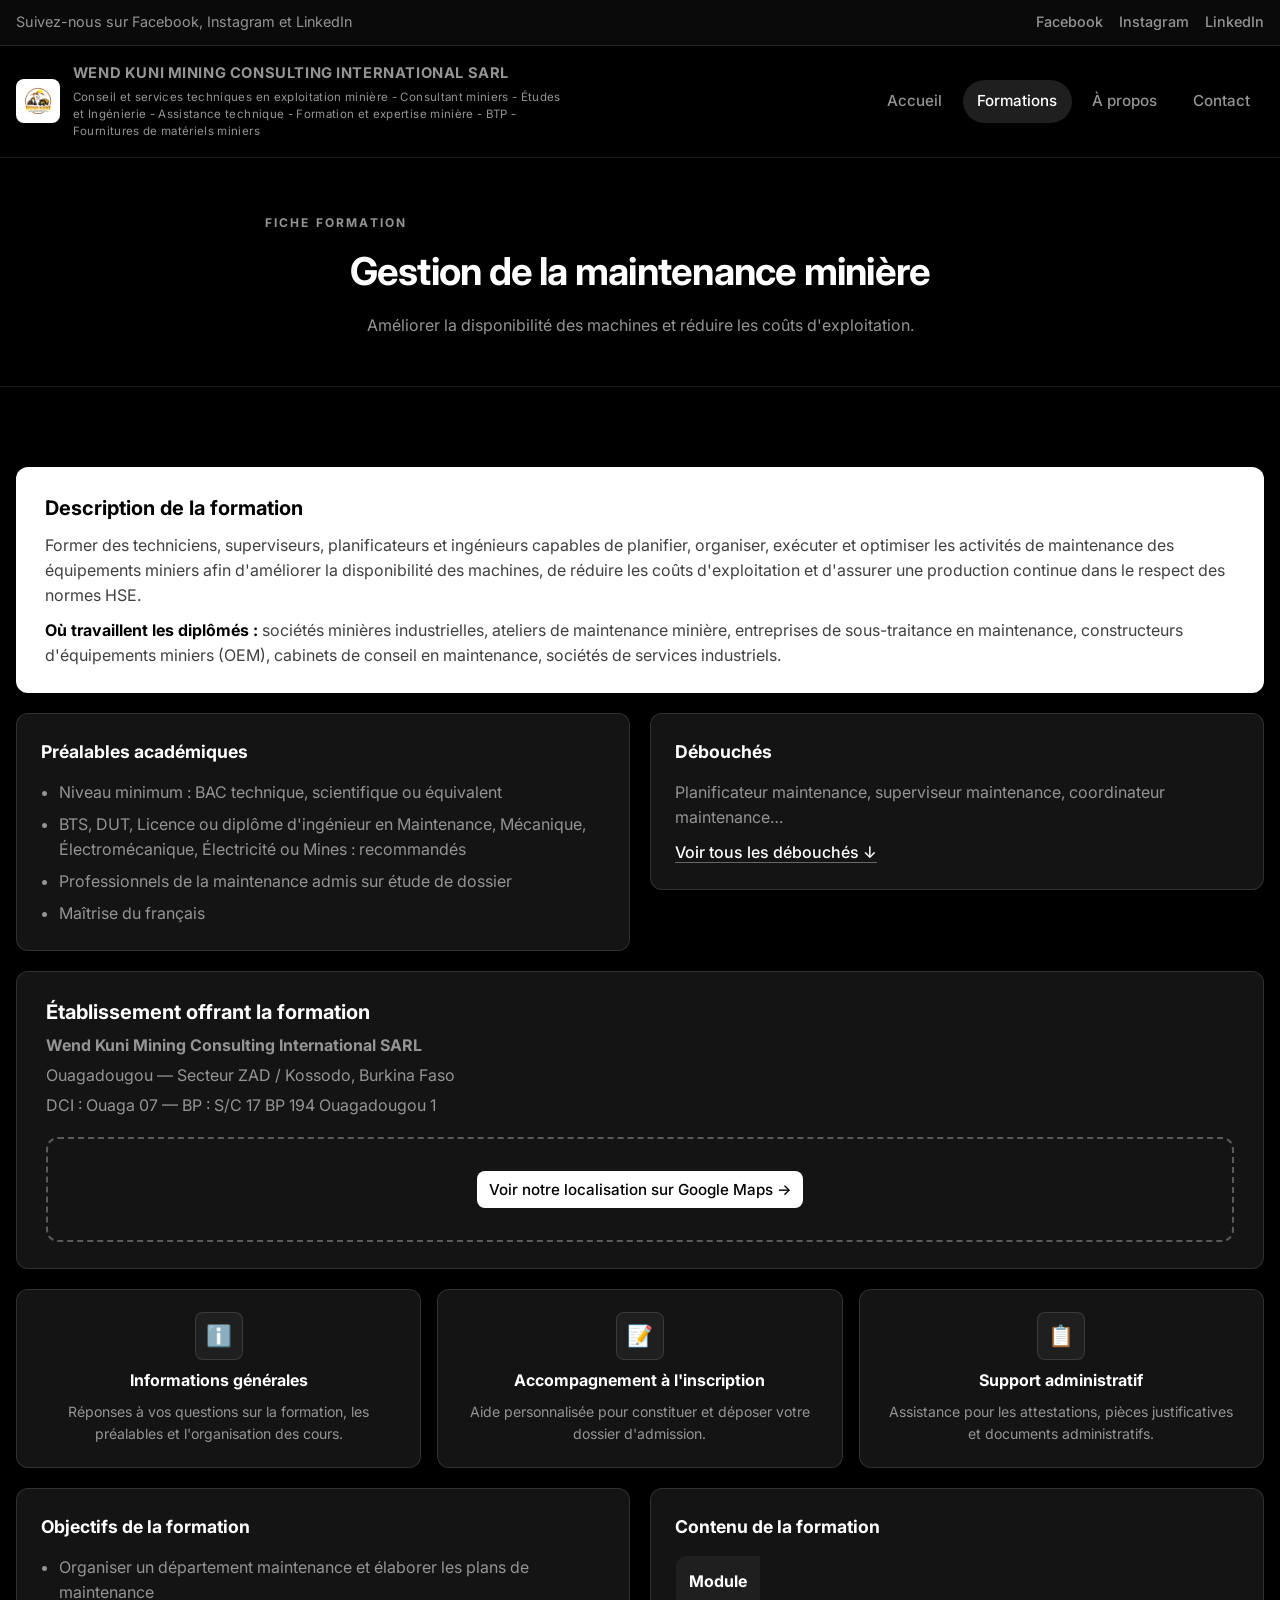
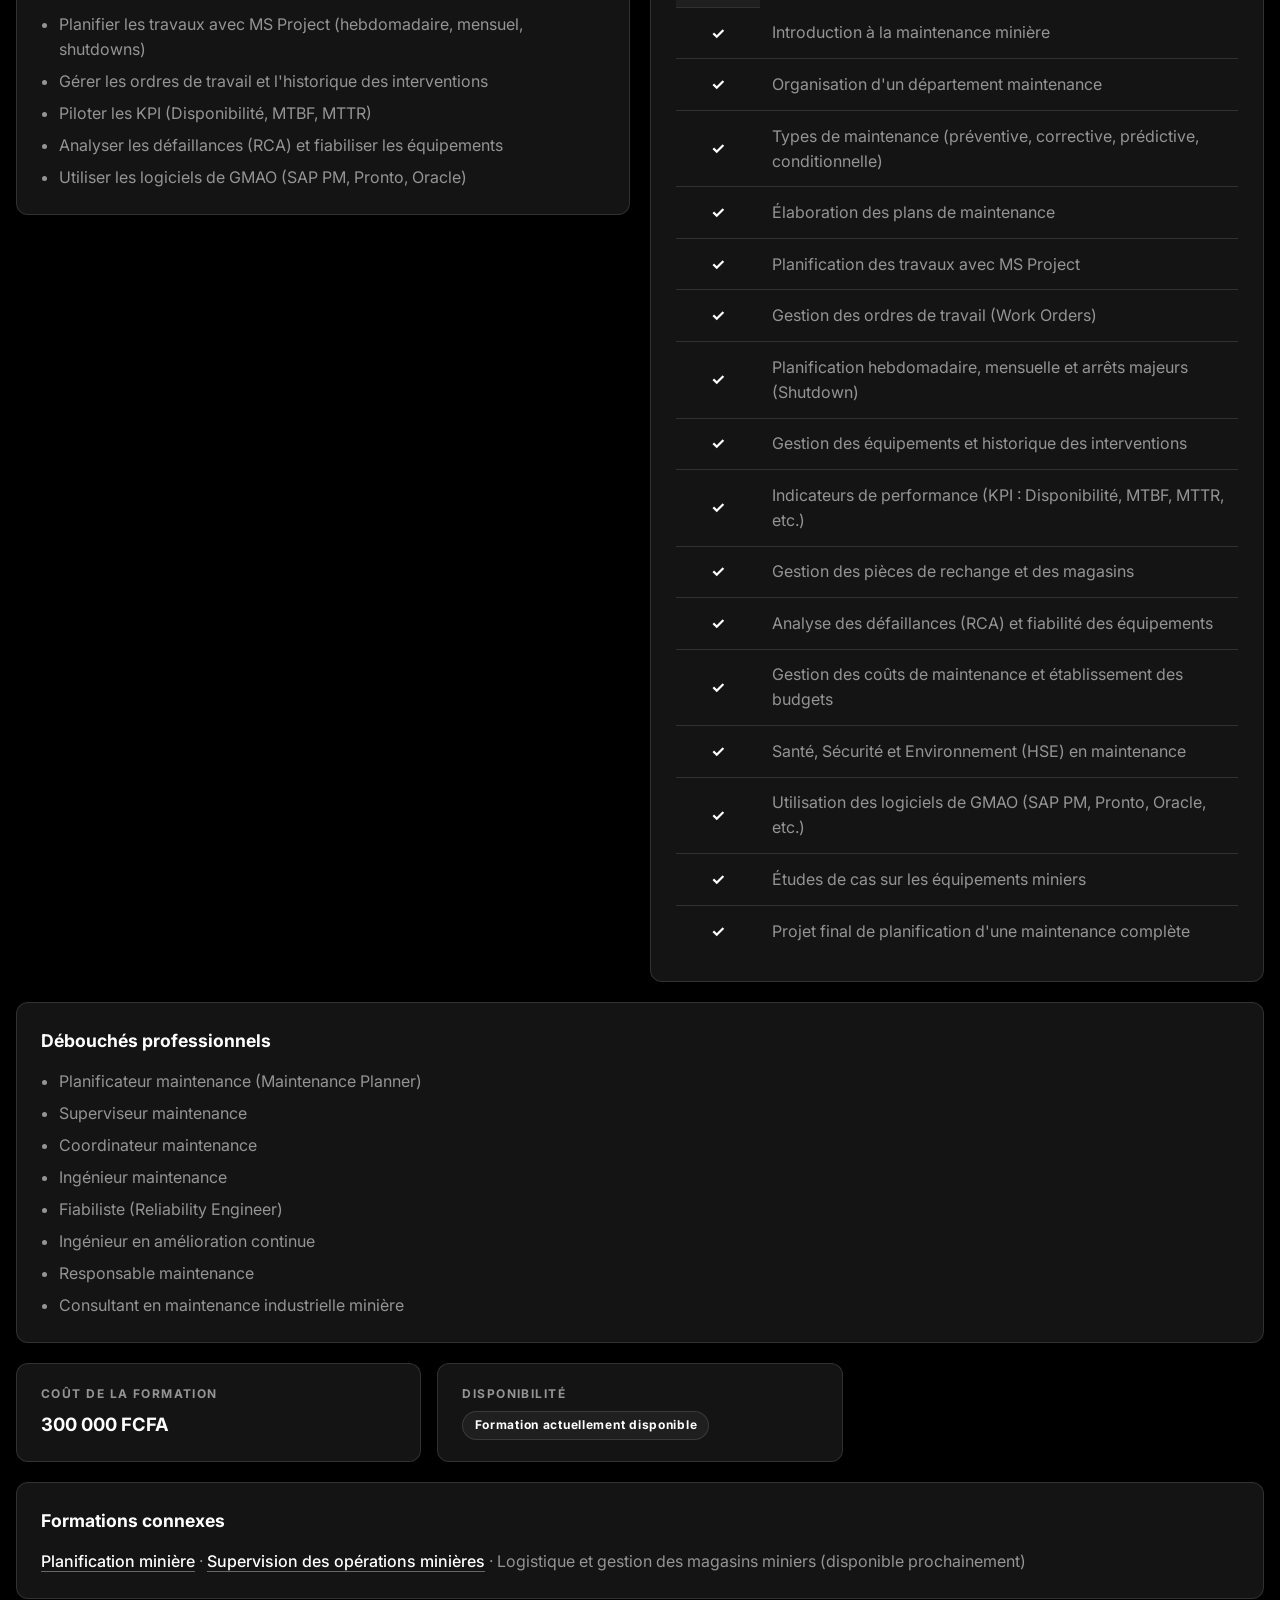
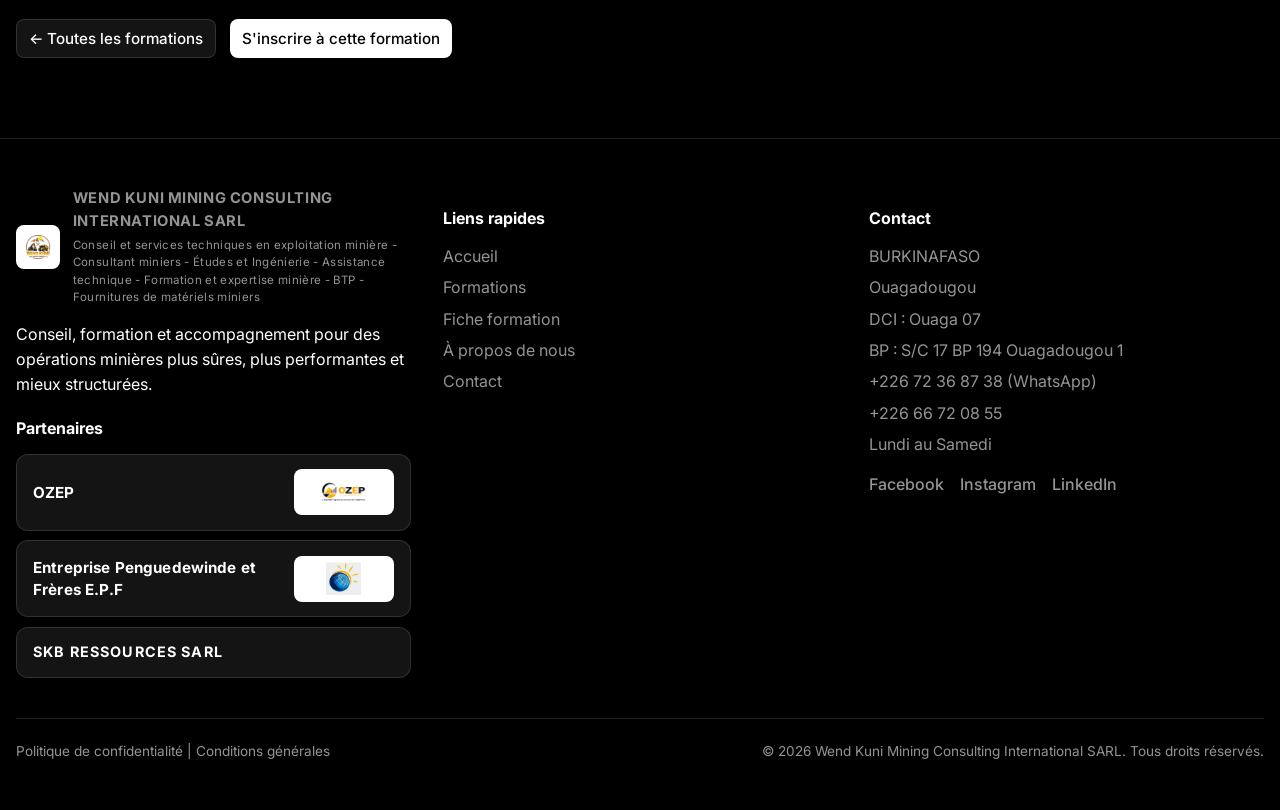
<file: formation-gestion-maintenance.html>
<!DOCTYPE html>
<html lang="fr">
  <head>
    <meta charset="UTF-8" />
    <meta name="viewport" content="width=device-width, initial-scale=1.0" />
    <title>Formation Gestion de la maintenance minière | WEND KUNI MINING CONSULTING INTERNATIONAL SARL</title>
    <meta name="description" content="Formation Gestion de la maintenance minière de Wend Kuni Mining Consulting International SARL : planifier et optimiser la maintenance des équipements, préalables, contenu, durée et coût." />
    <link rel="preconnect" href="https://fonts.googleapis.com" />
    <link rel="preconnect" href="https://fonts.gstatic.com" crossorigin />
    <link href="https://fonts.googleapis.com/css2?family=Inter:wght@400;500;600;700;800&display=swap" rel="stylesheet" />
    <link rel="stylesheet" href="styles.css" />
  </head>
  <body>
    <div class="utility-bar">
      <div class="container utility-bar__content">
        <span>Suivez-nous sur Facebook, Instagram et LinkedIn</span>
        <div class="social-links">
          <a href="https://www.facebook.com/profile.php?id=61591232922411" target="_blank" rel="noopener">Facebook</a>
          <a href="#">Instagram</a>
          <a href="#">LinkedIn</a>
        </div>
      </div>
    </div>

    <header class="site-header">
      <div class="container header-inner">
        <a href="index.html" class="brand">
          <img class="brand__mark" src="Images/Logo.jpeg" alt="Wend Kuni Mining Consulting International SARL" />
          <span class="brand__text">
            <span class="brand__name">WEND KUNI MINING CONSULTING INTERNATIONAL SARL</span>
            <span class="brand__subtitle">Conseil et services techniques en exploitation minière - Consultant miniers - Études et Ingénierie - Assistance technique - Formation et expertise minière - BTP - Fournitures de matériels miniers</span>
          </span>
        </a>
        <button class="menu-toggle" aria-label="Ouvrir le menu" aria-expanded="false">
          <span></span><span></span><span></span>
        </button>
        <nav class="site-nav" aria-label="Menu principal">
          <a href="index.html">Accueil</a>
          <a href="formations.html" class="active">Formations</a>
          <a href="about.html">À propos</a>
          <a href="contact.html">Contact</a>
        </nav>
      </div>
    </header>

    <main>
      <section class="banner-solid">
        <div class="container">
          <p class="eyebrow eyebrow--light">Fiche formation</p>
          <h1>Gestion de la maintenance minière</h1>
          <p>Améliorer la disponibilité des machines et réduire les coûts d'exploitation.</p>
        </div>
      </section>

      <section class="section">
        <div class="container fiche">
          <div class="fiche-band">
            <h2>Description de la formation</h2>
            <p>Former des techniciens, superviseurs, planificateurs et ingénieurs capables de planifier, organiser, exécuter et optimiser les activités de maintenance des équipements miniers afin d'améliorer la disponibilité des machines, de réduire les coûts d'exploitation et d'assurer une production continue dans le respect des normes HSE.</p>
            <p><strong>Où travaillent les diplômés :</strong> sociétés minières industrielles, ateliers de maintenance minière, entreprises de sous-traitance en maintenance, constructeurs d'équipements miniers (OEM), cabinets de conseil en maintenance, sociétés de services industriels.</p>
          </div>

          <div class="fiche-split">
            <div class="fiche-box">
              <h3>Préalables académiques</h3>
              <ul>
                <li>Niveau minimum : BAC technique, scientifique ou équivalent</li>
                <li>BTS, DUT, Licence ou diplôme d'ingénieur en Maintenance, Mécanique, Électromécanique, Électricité ou Mines : recommandés</li>
                <li>Professionnels de la maintenance admis sur étude de dossier</li>
                <li>Maîtrise du français</li>
              </ul>
            </div>
            <div class="fiche-box">
              <h3>Débouchés</h3>
              <p>Planificateur maintenance, superviseur maintenance, coordinateur maintenance…</p>
              <a href="#debouches" class="text-link">Voir tous les débouchés ↓</a>
            </div>
          </div>

          <div class="estab-band">
            <h2>Établissement offrant la formation</h2>
            <p><strong>Wend Kuni Mining Consulting International SARL</strong></p>
            <p>Ouagadougou — Secteur ZAD / Kossodo, Burkina Faso</p>
            <p>DCI : Ouaga 07 — BP : S/C 17 BP 194 Ouagadougou 1</p>
            <div class="estab-map">
              <a class="btn btn--light" href="https://maps.google.com/?q=Kossodo,+Ouagadougou,+Burkina+Faso" target="_blank" rel="noopener">Voir notre localisation sur Google Maps &#8594;</a>
            </div>
          </div>

          <div class="services-grid">
            <div class="service-card">
              <div class="service-card__icon" aria-hidden="true">ℹ️</div>
              <h4>Informations générales</h4>
              <p>Réponses à vos questions sur la formation, les préalables et l'organisation des cours.</p>
            </div>
            <div class="service-card">
              <div class="service-card__icon" aria-hidden="true">📝</div>
              <h4>Accompagnement à l'inscription</h4>
              <p>Aide personnalisée pour constituer et déposer votre dossier d'admission.</p>
            </div>
            <div class="service-card">
              <div class="service-card__icon" aria-hidden="true">📋</div>
              <h4>Support administratif</h4>
              <p>Assistance pour les attestations, pièces justificatives et documents administratifs.</p>
            </div>
          </div>

          <div class="fiche-split">
            <div class="fiche-box">
              <h3>Objectifs de la formation</h3>
              <ul>
                <li>Organiser un département maintenance et élaborer les plans de maintenance</li>
                <li>Planifier les travaux avec MS Project (hebdomadaire, mensuel, shutdowns)</li>
                <li>Gérer les ordres de travail et l'historique des interventions</li>
                <li>Piloter les KPI (Disponibilité, MTBF, MTTR)</li>
                <li>Analyser les défaillances (RCA) et fiabiliser les équipements</li>
                <li>Utiliser les logiciels de GMAO (SAP PM, Pronto, Oracle)</li>
              </ul>
            </div>
            <div class="fiche-box">
              <h3>Contenu de la formation</h3>
              <div class="table-wrapper">
                <table class="module-table">
                  <thead>
                    <tr><th>Module</th></tr>
                  </thead>
                  <tbody>
                    <tr><td class="check">✓</td><td>Introduction à la maintenance minière</td></tr>
                    <tr><td class="check">✓</td><td>Organisation d'un département maintenance</td></tr>
                    <tr><td class="check">✓</td><td>Types de maintenance (préventive, corrective, prédictive, conditionnelle)</td></tr>
                    <tr><td class="check">✓</td><td>Élaboration des plans de maintenance</td></tr>
                    <tr><td class="check">✓</td><td>Planification des travaux avec MS Project</td></tr>
                    <tr><td class="check">✓</td><td>Gestion des ordres de travail (Work Orders)</td></tr>
                    <tr><td class="check">✓</td><td>Planification hebdomadaire, mensuelle et arrêts majeurs (Shutdown)</td></tr>
                    <tr><td class="check">✓</td><td>Gestion des équipements et historique des interventions</td></tr>
                    <tr><td class="check">✓</td><td>Indicateurs de performance (KPI : Disponibilité, MTBF, MTTR, etc.)</td></tr>
                    <tr><td class="check">✓</td><td>Gestion des pièces de rechange et des magasins</td></tr>
                    <tr><td class="check">✓</td><td>Analyse des défaillances (RCA) et fiabilité des équipements</td></tr>
                    <tr><td class="check">✓</td><td>Gestion des coûts de maintenance et établissement des budgets</td></tr>
                    <tr><td class="check">✓</td><td>Santé, Sécurité et Environnement (HSE) en maintenance</td></tr>
                    <tr><td class="check">✓</td><td>Utilisation des logiciels de GMAO (SAP PM, Pronto, Oracle, etc.)</td></tr>
                    <tr><td class="check">✓</td><td>Études de cas sur les équipements miniers</td></tr>
                    <tr><td class="check">✓</td><td>Projet final de planification d'une maintenance complète</td></tr>
                  </tbody>
                </table>
              </div>
            </div>
          </div>

          <div class="fiche-box" id="debouches">
            <h3>Débouchés professionnels</h3>
            <ul>
              <li>Planificateur maintenance (Maintenance Planner)</li>
              <li>Superviseur maintenance</li>
              <li>Coordinateur maintenance</li>
              <li>Ingénieur maintenance</li>
              <li>Fiabiliste (Reliability Engineer)</li>
              <li>Ingénieur en amélioration continue</li>
              <li>Responsable maintenance</li>
              <li>Consultant en maintenance industrielle minière</li>
            </ul>
          </div>

          <div class="fiche-meta">
            <div class="fiche-meta__item">
              <span class="fiche-meta__label">Coût de la formation</span>
              <span class="fiche-meta__value">300 000 FCFA</span>
            </div>
            <div class="fiche-meta__item">
              <span class="fiche-meta__label">Disponibilité</span>
              <span class="fiche-meta__value"><span class="badge badge--available">Formation actuellement disponible</span></span>
            </div>
          </div>

          <div class="fiche-box fiche-related">
            <h3>Formations connexes</h3>
            <p>
              <a href="formation-planification-miniere.html" class="text-link">Planification minière</a> ·
              <a href="formation-supervision-operations.html" class="text-link">Supervision des opérations minières</a> ·
              Logistique et gestion des magasins miniers (disponible prochainement)
            </p>
          </div>

          <div class="fiche-actions">
            <a href="formations.html" class="btn btn--secondary">← Toutes les formations</a>
            <a href="contact.html" class="btn btn--primary">S'inscrire à cette formation</a>
          </div>
        </div>
      </section>
    </main>

    <footer class="site-footer">
      <div class="container">
        <div class="footer-grid">
          <div>
            <a href="index.html" class="brand brand--footer">
              <img class="brand__mark" src="Images/Logo.jpeg" alt="Wend Kuni Mining Consulting International SARL" />
              <span class="brand__text">
                <span class="brand__name">WEND KUNI MINING CONSULTING INTERNATIONAL SARL</span>
                <span class="brand__subtitle">Conseil et services techniques en exploitation minière - Consultant miniers - Études et Ingénierie - Assistance technique - Formation et expertise minière - BTP - Fournitures de matériels miniers</span>
              </span>
            </a>
            <p>Conseil, formation et accompagnement pour des opérations minières plus sûres, plus performantes et mieux structurées.</p>
            <h3>Partenaires</h3>
            <div class="footer-partners">
              <div class="footer-partner">
                <span class="footer-partner__name">OZEP</span>
                <img class="footer-partner__logo" src="Images/logo-partenaire-1.png" alt="OZEP" />
              </div>
              <div class="footer-partner">
                <span class="footer-partner__name">Entreprise Penguedewinde et Frères E.P.F</span>
                <img class="footer-partner__logo" src="Images/logo-partenaire-2.png" alt="Entreprise Penguedewinde et Frères E.P.F" />
              </div>
              <div class="footer-partner footer-partner--textonly">
                <span class="footer-partner__name">SkB Ressources SARL</span>
              </div>
            </div>
          </div>

          <div>
            <h3>Liens rapides</h3>
            <ul>
              <li><a href="index.html">Accueil</a></li>
              <li><a href="formations.html">Formations</a></li>
              <li><a href="formation-drill-blast.html">Fiche formation</a></li>
              <li><a href="about.html">À propos de nous</a></li>
              <li><a href="contact.html">Contact</a></li>
            </ul>
          </div>

          <div>
            <h3>Contact</h3>
            <ul>
              <li>BURKINAFASO</li>
              <li>Ouagadougou</li>
              <li>DCI : Ouaga 07</li>
              <li>BP : S/C 17 BP 194 Ouagadougou 1</li>
              <li>+226 72 36 87 38 (WhatsApp)</li>
              <li>+226 66 72 08 55</li>
              <li>Lundi au Samedi</li>
            </ul>
            <div class="social-links social-links--footer">
              <a href="https://www.facebook.com/profile.php?id=61591232922411" target="_blank" rel="noopener">Facebook</a>
              <a href="#">Instagram</a>
              <a href="#">LinkedIn</a>
            </div>
          </div>
        </div>

        <div class="footer-bottom">
          <div class="footer-legal">
            <a href="#">Politique de confidentialité</a> | <a href="#">Conditions générales</a>
          </div>
          <span>© 2026 Wend Kuni Mining Consulting International SARL. Tous droits réservés.</span>
        </div>
      </div>
    </footer>

    <script src="script.js"></script>
  </body>
</html>
</file>
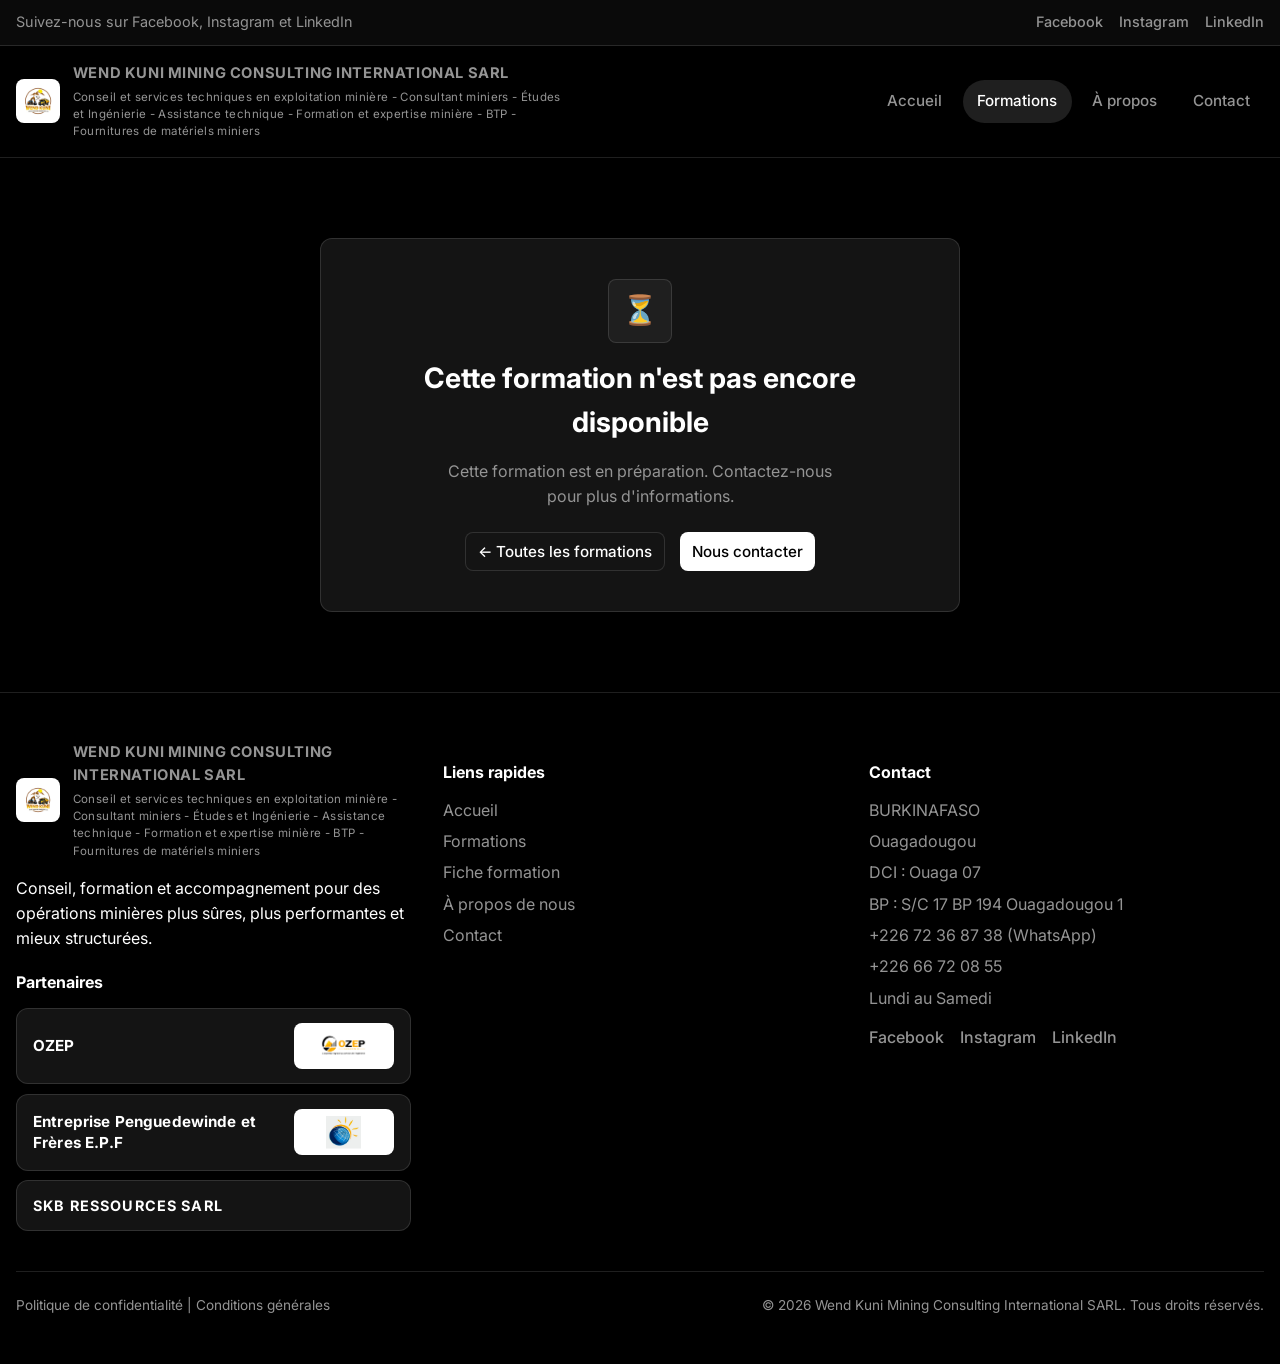
<file: formation-indisponible.html>
<!DOCTYPE html>
<html lang="fr">
  <head>
    <meta charset="UTF-8" />
    <meta name="viewport" content="width=device-width, initial-scale=1.0" />
    <title>Formation non disponible | WEND KUNI MINING CONSULTING INTERNATIONAL SARL</title>
    <meta name="description" content="Cette formation n'est pas encore disponible. Contactez Wend Kuni Mining Consulting International SARL pour plus d'informations." />
    <link rel="preconnect" href="https://fonts.googleapis.com" />
    <link rel="preconnect" href="https://fonts.gstatic.com" crossorigin />
    <link href="https://fonts.googleapis.com/css2?family=Inter:wght@400;500;600;700;800&display=swap" rel="stylesheet" />
    <link rel="stylesheet" href="styles.css" />
  </head>
  <body>
    <div class="utility-bar">
      <div class="container utility-bar__content">
        <span>Suivez-nous sur Facebook, Instagram et LinkedIn</span>
        <div class="social-links">
          <a href="https://www.facebook.com/profile.php?id=61591232922411" target="_blank" rel="noopener">Facebook</a>
          <a href="#">Instagram</a>
          <a href="#">LinkedIn</a>
        </div>
      </div>
    </div>

    <header class="site-header">
      <div class="container header-inner">
        <a href="index.html" class="brand">
          <img class="brand__mark" src="Images/Logo.jpeg" alt="Wend Kuni Mining Consulting International SARL" />
          <span class="brand__text">
            <span class="brand__name">WEND KUNI MINING CONSULTING INTERNATIONAL SARL</span>
            <span class="brand__subtitle">Conseil et services techniques en exploitation minière - Consultant miniers - Études et Ingénierie - Assistance technique - Formation et expertise minière - BTP - Fournitures de matériels miniers</span>
          </span>
        </a>
        <button class="menu-toggle" aria-label="Ouvrir le menu" aria-expanded="false">
          <span></span><span></span><span></span>
        </button>
        <nav class="site-nav" aria-label="Menu principal">
          <a href="index.html">Accueil</a>
          <a href="formations.html" class="active">Formations</a>
          <a href="about.html">À propos</a>
          <a href="contact.html">Contact</a>
        </nav>
      </div>
    </header>

    <main>
      <section class="section section--unavailable">
        <div class="container">
          <div class="unavailable-card">
            <div class="unavailable-card__icon" aria-hidden="true">⏳</div>
            <h1>Cette formation n'est pas encore disponible</h1>
            <p>Cette formation est en préparation. Contactez-nous pour plus d'informations.</p>
            <div class="unavailable-card__actions">
              <a href="formations.html" class="btn btn--secondary">← Toutes les formations</a>
              <a href="contact.html" class="btn btn--primary">Nous contacter</a>
            </div>
          </div>
        </div>
      </section>
    </main>

    <footer class="site-footer">
      <div class="container">
        <div class="footer-grid">
          <div>
            <a href="index.html" class="brand brand--footer">
              <img class="brand__mark" src="Images/Logo.jpeg" alt="Wend Kuni Mining Consulting International SARL" />
              <span class="brand__text">
                <span class="brand__name">WEND KUNI MINING CONSULTING INTERNATIONAL SARL</span>
                <span class="brand__subtitle">Conseil et services techniques en exploitation minière - Consultant miniers - Études et Ingénierie - Assistance technique - Formation et expertise minière - BTP - Fournitures de matériels miniers</span>
              </span>
            </a>
            <p>Conseil, formation et accompagnement pour des opérations minières plus sûres, plus performantes et mieux structurées.</p>
            <h3>Partenaires</h3>
            <div class="footer-partners">
              <div class="footer-partner">
                <span class="footer-partner__name">OZEP</span>
                <img class="footer-partner__logo" src="Images/logo-partenaire-1.png" alt="OZEP" />
              </div>
              <div class="footer-partner">
                <span class="footer-partner__name">Entreprise Penguedewinde et Frères E.P.F</span>
                <img class="footer-partner__logo" src="Images/logo-partenaire-2.png" alt="Entreprise Penguedewinde et Frères E.P.F" />
              </div>
              <div class="footer-partner footer-partner--textonly">
                <span class="footer-partner__name">SkB Ressources SARL</span>
              </div>
            </div>
          </div>

          <div>
            <h3>Liens rapides</h3>
            <ul>
              <li><a href="index.html">Accueil</a></li>
              <li><a href="formations.html">Formations</a></li>
              <li><a href="formation-drill-blast.html">Fiche formation</a></li>
              <li><a href="about.html">À propos de nous</a></li>
              <li><a href="contact.html">Contact</a></li>
            </ul>
          </div>

          <div>
            <h3>Contact</h3>
            <ul>
              <li>BURKINAFASO</li>
              <li>Ouagadougou</li>
              <li>DCI : Ouaga 07</li>
              <li>BP : S/C 17 BP 194 Ouagadougou 1</li>
              <li>+226 72 36 87 38 (WhatsApp)</li>
              <li>+226 66 72 08 55</li>
              <li>Lundi au Samedi</li>
            </ul>
            <div class="social-links social-links--footer">
              <a href="https://www.facebook.com/profile.php?id=61591232922411" target="_blank" rel="noopener">Facebook</a>
              <a href="#">Instagram</a>
              <a href="#">LinkedIn</a>
            </div>
          </div>
        </div>

        <div class="footer-bottom">
          <div class="footer-legal">
            <a href="#">Politique de confidentialité</a> | <a href="#">Conditions générales</a>
          </div>
          <span>© 2026 Wend Kuni Mining Consulting International SARL. Tous droits réservés.</span>
        </div>
      </div>
    </footer>

    <script src="script.js"></script>
  </body>
</html>
</file>
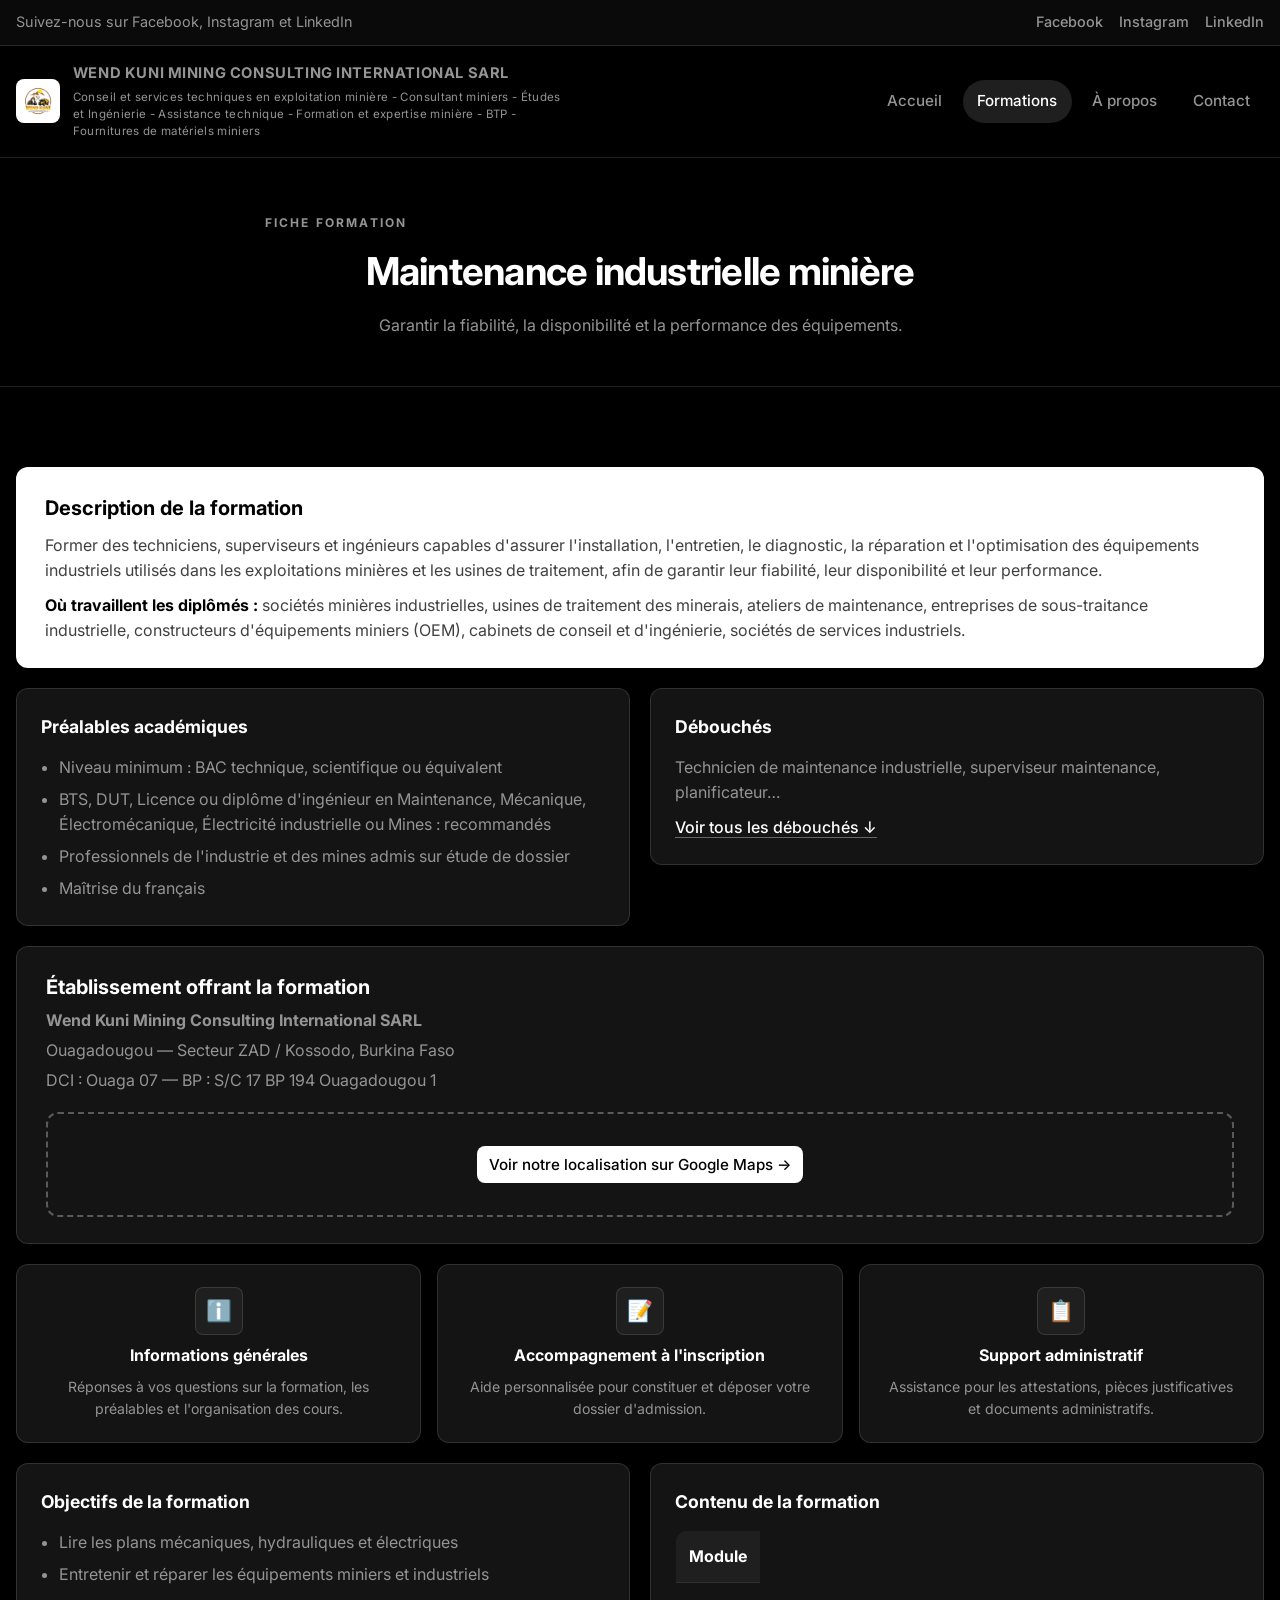
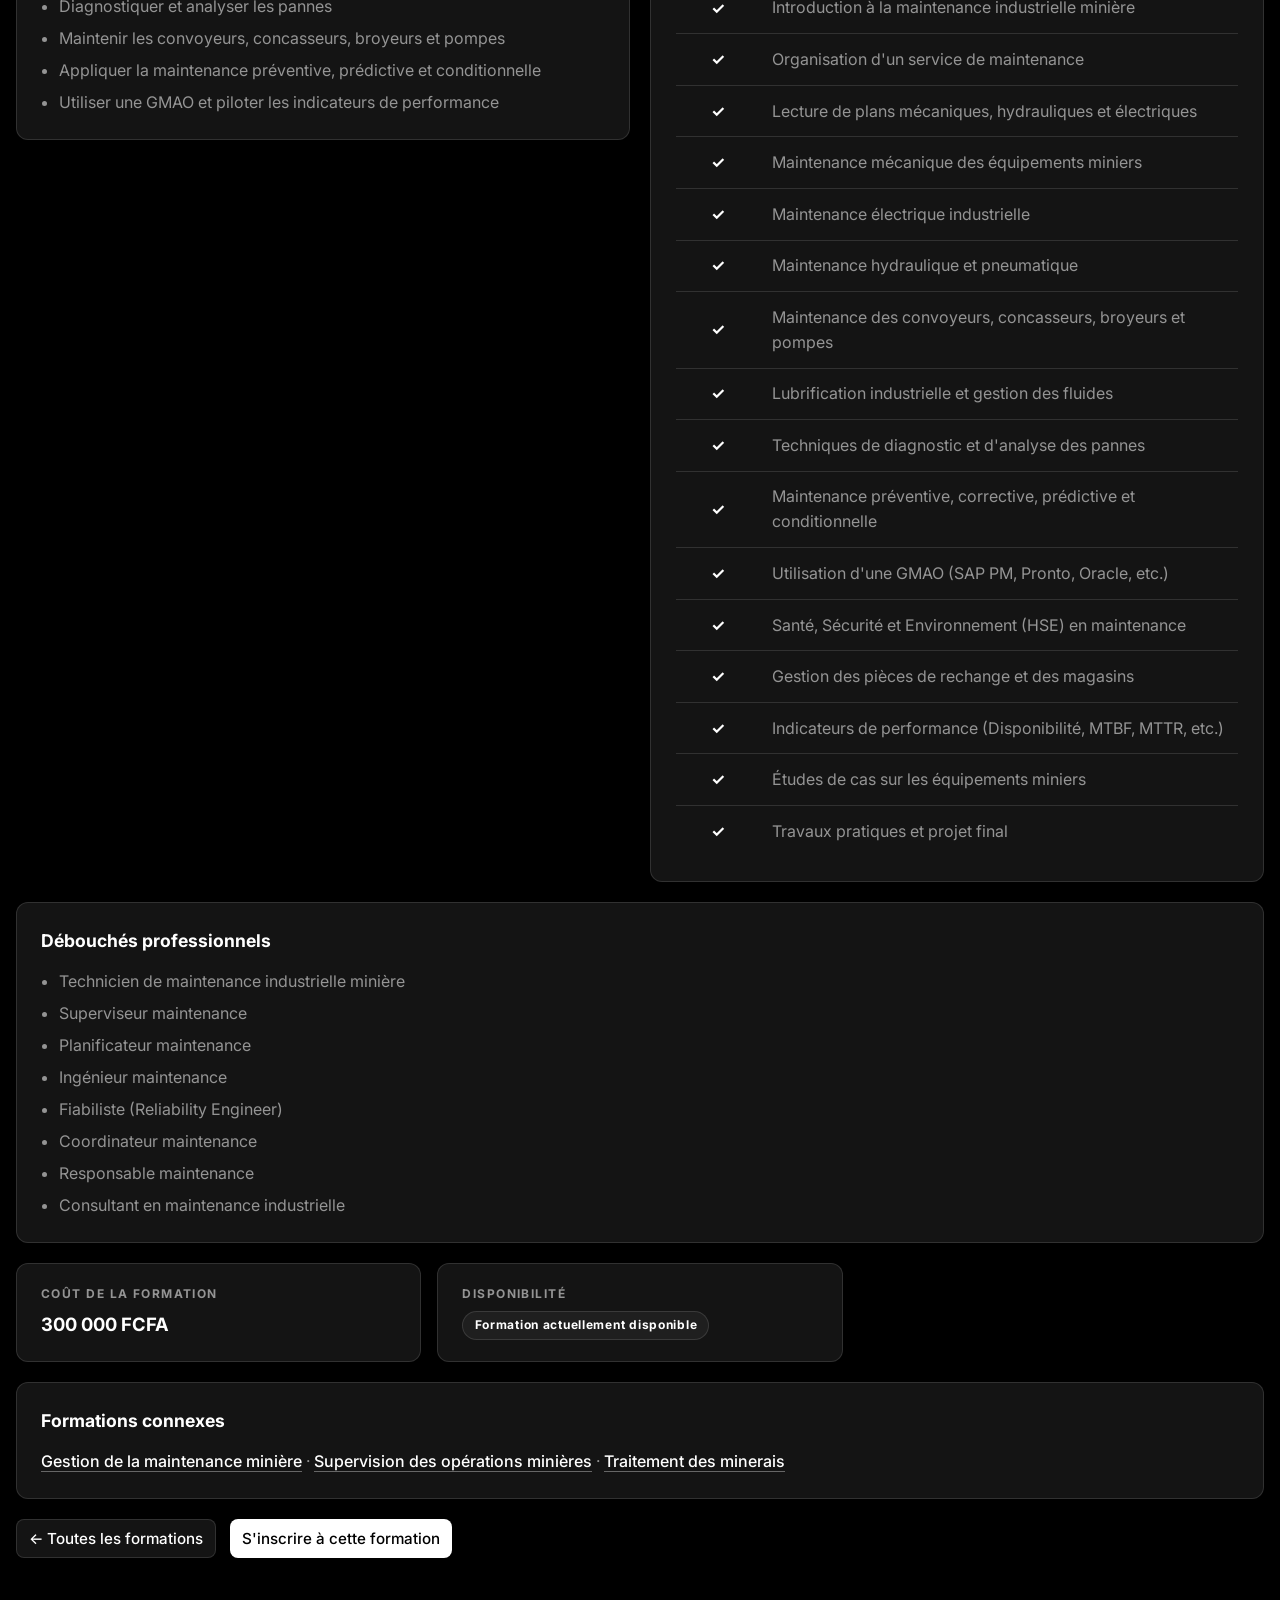
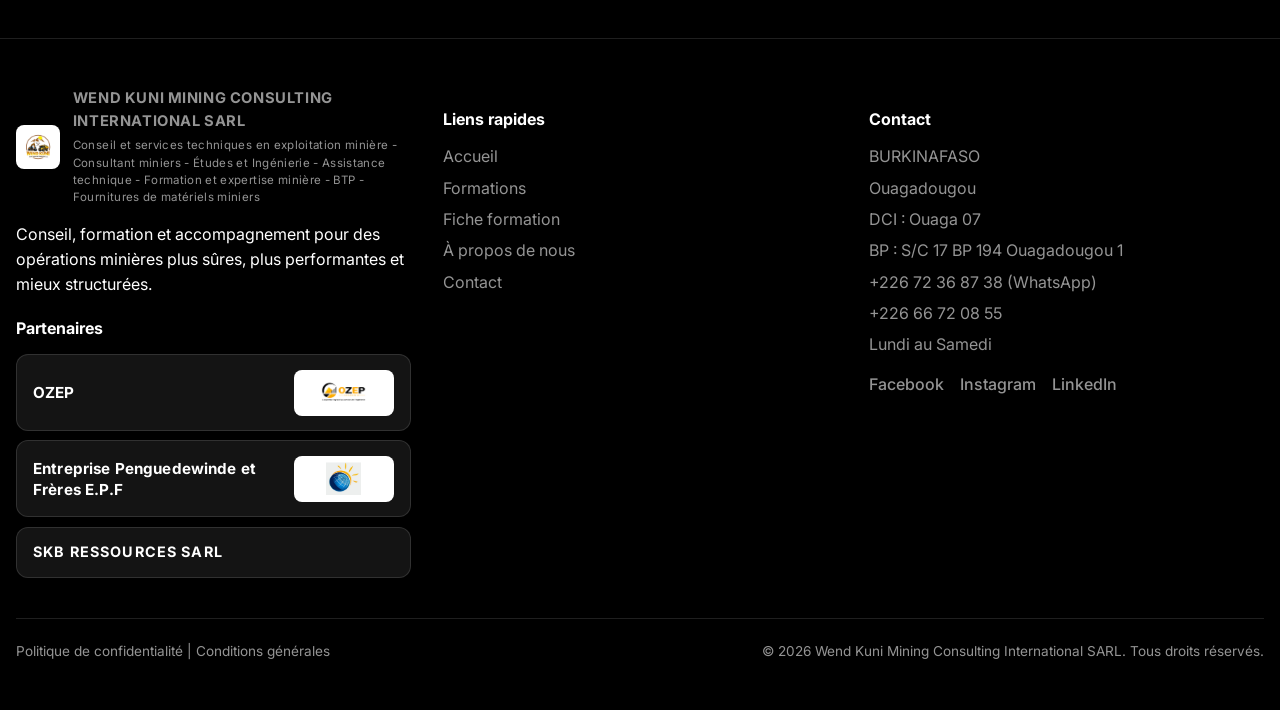
<file: formation-maintenance-industrielle.html>
<!DOCTYPE html>
<html lang="fr">
  <head>
    <meta charset="UTF-8" />
    <meta name="viewport" content="width=device-width, initial-scale=1.0" />
    <title>Formation Maintenance industrielle minière | WEND KUNI MINING CONSULTING INTERNATIONAL SARL</title>
    <meta name="description" content="Formation Maintenance industrielle minière de Wend Kuni Mining Consulting International SARL : installation, diagnostic et réparation des équipements, préalables, contenu, durée et coût." />
    <link rel="preconnect" href="https://fonts.googleapis.com" />
    <link rel="preconnect" href="https://fonts.gstatic.com" crossorigin />
    <link href="https://fonts.googleapis.com/css2?family=Inter:wght@400;500;600;700;800&display=swap" rel="stylesheet" />
    <link rel="stylesheet" href="styles.css" />
  </head>
  <body>
    <div class="utility-bar">
      <div class="container utility-bar__content">
        <span>Suivez-nous sur Facebook, Instagram et LinkedIn</span>
        <div class="social-links">
          <a href="https://www.facebook.com/profile.php?id=61591232922411" target="_blank" rel="noopener">Facebook</a>
          <a href="#">Instagram</a>
          <a href="#">LinkedIn</a>
        </div>
      </div>
    </div>

    <header class="site-header">
      <div class="container header-inner">
        <a href="index.html" class="brand">
          <img class="brand__mark" src="Images/Logo.jpeg" alt="Wend Kuni Mining Consulting International SARL" />
          <span class="brand__text">
            <span class="brand__name">WEND KUNI MINING CONSULTING INTERNATIONAL SARL</span>
            <span class="brand__subtitle">Conseil et services techniques en exploitation minière - Consultant miniers - Études et Ingénierie - Assistance technique - Formation et expertise minière - BTP - Fournitures de matériels miniers</span>
          </span>
        </a>
        <button class="menu-toggle" aria-label="Ouvrir le menu" aria-expanded="false">
          <span></span><span></span><span></span>
        </button>
        <nav class="site-nav" aria-label="Menu principal">
          <a href="index.html">Accueil</a>
          <a href="formations.html" class="active">Formations</a>
          <a href="about.html">À propos</a>
          <a href="contact.html">Contact</a>
        </nav>
      </div>
    </header>

    <main>
      <section class="banner-solid">
        <div class="container">
          <p class="eyebrow eyebrow--light">Fiche formation</p>
          <h1>Maintenance industrielle minière</h1>
          <p>Garantir la fiabilité, la disponibilité et la performance des équipements.</p>
        </div>
      </section>

      <section class="section">
        <div class="container fiche">
          <div class="fiche-band">
            <h2>Description de la formation</h2>
            <p>Former des techniciens, superviseurs et ingénieurs capables d'assurer l'installation, l'entretien, le diagnostic, la réparation et l'optimisation des équipements industriels utilisés dans les exploitations minières et les usines de traitement, afin de garantir leur fiabilité, leur disponibilité et leur performance.</p>
            <p><strong>Où travaillent les diplômés :</strong> sociétés minières industrielles, usines de traitement des minerais, ateliers de maintenance, entreprises de sous-traitance industrielle, constructeurs d'équipements miniers (OEM), cabinets de conseil et d'ingénierie, sociétés de services industriels.</p>
          </div>

          <div class="fiche-split">
            <div class="fiche-box">
              <h3>Préalables académiques</h3>
              <ul>
                <li>Niveau minimum : BAC technique, scientifique ou équivalent</li>
                <li>BTS, DUT, Licence ou diplôme d'ingénieur en Maintenance, Mécanique, Électromécanique, Électricité industrielle ou Mines : recommandés</li>
                <li>Professionnels de l'industrie et des mines admis sur étude de dossier</li>
                <li>Maîtrise du français</li>
              </ul>
            </div>
            <div class="fiche-box">
              <h3>Débouchés</h3>
              <p>Technicien de maintenance industrielle, superviseur maintenance, planificateur…</p>
              <a href="#debouches" class="text-link">Voir tous les débouchés ↓</a>
            </div>
          </div>

          <div class="estab-band">
            <h2>Établissement offrant la formation</h2>
            <p><strong>Wend Kuni Mining Consulting International SARL</strong></p>
            <p>Ouagadougou — Secteur ZAD / Kossodo, Burkina Faso</p>
            <p>DCI : Ouaga 07 — BP : S/C 17 BP 194 Ouagadougou 1</p>
            <div class="estab-map">
              <a class="btn btn--light" href="https://maps.google.com/?q=Kossodo,+Ouagadougou,+Burkina+Faso" target="_blank" rel="noopener">Voir notre localisation sur Google Maps &#8594;</a>
            </div>
          </div>

          <div class="services-grid">
            <div class="service-card">
              <div class="service-card__icon" aria-hidden="true">ℹ️</div>
              <h4>Informations générales</h4>
              <p>Réponses à vos questions sur la formation, les préalables et l'organisation des cours.</p>
            </div>
            <div class="service-card">
              <div class="service-card__icon" aria-hidden="true">📝</div>
              <h4>Accompagnement à l'inscription</h4>
              <p>Aide personnalisée pour constituer et déposer votre dossier d'admission.</p>
            </div>
            <div class="service-card">
              <div class="service-card__icon" aria-hidden="true">📋</div>
              <h4>Support administratif</h4>
              <p>Assistance pour les attestations, pièces justificatives et documents administratifs.</p>
            </div>
          </div>

          <div class="fiche-split">
            <div class="fiche-box">
              <h3>Objectifs de la formation</h3>
              <ul>
                <li>Lire les plans mécaniques, hydrauliques et électriques</li>
                <li>Entretenir et réparer les équipements miniers et industriels</li>
                <li>Diagnostiquer et analyser les pannes</li>
                <li>Maintenir les convoyeurs, concasseurs, broyeurs et pompes</li>
                <li>Appliquer la maintenance préventive, prédictive et conditionnelle</li>
                <li>Utiliser une GMAO et piloter les indicateurs de performance</li>
              </ul>
            </div>
            <div class="fiche-box">
              <h3>Contenu de la formation</h3>
              <div class="table-wrapper">
                <table class="module-table">
                  <thead>
                    <tr><th>Module</th></tr>
                  </thead>
                  <tbody>
                    <tr><td class="check">✓</td><td>Introduction à la maintenance industrielle minière</td></tr>
                    <tr><td class="check">✓</td><td>Organisation d'un service de maintenance</td></tr>
                    <tr><td class="check">✓</td><td>Lecture de plans mécaniques, hydrauliques et électriques</td></tr>
                    <tr><td class="check">✓</td><td>Maintenance mécanique des équipements miniers</td></tr>
                    <tr><td class="check">✓</td><td>Maintenance électrique industrielle</td></tr>
                    <tr><td class="check">✓</td><td>Maintenance hydraulique et pneumatique</td></tr>
                    <tr><td class="check">✓</td><td>Maintenance des convoyeurs, concasseurs, broyeurs et pompes</td></tr>
                    <tr><td class="check">✓</td><td>Lubrification industrielle et gestion des fluides</td></tr>
                    <tr><td class="check">✓</td><td>Techniques de diagnostic et d'analyse des pannes</td></tr>
                    <tr><td class="check">✓</td><td>Maintenance préventive, corrective, prédictive et conditionnelle</td></tr>
                    <tr><td class="check">✓</td><td>Utilisation d'une GMAO (SAP PM, Pronto, Oracle, etc.)</td></tr>
                    <tr><td class="check">✓</td><td>Santé, Sécurité et Environnement (HSE) en maintenance</td></tr>
                    <tr><td class="check">✓</td><td>Gestion des pièces de rechange et des magasins</td></tr>
                    <tr><td class="check">✓</td><td>Indicateurs de performance (Disponibilité, MTBF, MTTR, etc.)</td></tr>
                    <tr><td class="check">✓</td><td>Études de cas sur les équipements miniers</td></tr>
                    <tr><td class="check">✓</td><td>Travaux pratiques et projet final</td></tr>
                  </tbody>
                </table>
              </div>
            </div>
          </div>

          <div class="fiche-box" id="debouches">
            <h3>Débouchés professionnels</h3>
            <ul>
              <li>Technicien de maintenance industrielle minière</li>
              <li>Superviseur maintenance</li>
              <li>Planificateur maintenance</li>
              <li>Ingénieur maintenance</li>
              <li>Fiabiliste (Reliability Engineer)</li>
              <li>Coordinateur maintenance</li>
              <li>Responsable maintenance</li>
              <li>Consultant en maintenance industrielle</li>
            </ul>
          </div>

          <div class="fiche-meta">
            <div class="fiche-meta__item">
              <span class="fiche-meta__label">Coût de la formation</span>
              <span class="fiche-meta__value">300 000 FCFA</span>
            </div>
            <div class="fiche-meta__item">
              <span class="fiche-meta__label">Disponibilité</span>
              <span class="fiche-meta__value"><span class="badge badge--available">Formation actuellement disponible</span></span>
            </div>
          </div>

          <div class="fiche-box fiche-related">
            <h3>Formations connexes</h3>
            <p>
              <a href="formation-gestion-maintenance.html" class="text-link">Gestion de la maintenance minière</a> ·
              <a href="formation-supervision-operations.html" class="text-link">Supervision des opérations minières</a> ·
              <a href="formation-traitement-minerais.html" class="text-link">Traitement des minerais</a>
            </p>
          </div>

          <div class="fiche-actions">
            <a href="formations.html" class="btn btn--secondary">← Toutes les formations</a>
            <a href="contact.html" class="btn btn--primary">S'inscrire à cette formation</a>
          </div>
        </div>
      </section>
    </main>

    <footer class="site-footer">
      <div class="container">
        <div class="footer-grid">
          <div>
            <a href="index.html" class="brand brand--footer">
              <img class="brand__mark" src="Images/Logo.jpeg" alt="Wend Kuni Mining Consulting International SARL" />
              <span class="brand__text">
                <span class="brand__name">WEND KUNI MINING CONSULTING INTERNATIONAL SARL</span>
                <span class="brand__subtitle">Conseil et services techniques en exploitation minière - Consultant miniers - Études et Ingénierie - Assistance technique - Formation et expertise minière - BTP - Fournitures de matériels miniers</span>
              </span>
            </a>
            <p>Conseil, formation et accompagnement pour des opérations minières plus sûres, plus performantes et mieux structurées.</p>
            <h3>Partenaires</h3>
            <div class="footer-partners">
              <div class="footer-partner">
                <span class="footer-partner__name">OZEP</span>
                <img class="footer-partner__logo" src="Images/logo-partenaire-1.png" alt="OZEP" />
              </div>
              <div class="footer-partner">
                <span class="footer-partner__name">Entreprise Penguedewinde et Frères E.P.F</span>
                <img class="footer-partner__logo" src="Images/logo-partenaire-2.png" alt="Entreprise Penguedewinde et Frères E.P.F" />
              </div>
              <div class="footer-partner footer-partner--textonly">
                <span class="footer-partner__name">SkB Ressources SARL</span>
              </div>
            </div>
          </div>

          <div>
            <h3>Liens rapides</h3>
            <ul>
              <li><a href="index.html">Accueil</a></li>
              <li><a href="formations.html">Formations</a></li>
              <li><a href="formation-drill-blast.html">Fiche formation</a></li>
              <li><a href="about.html">À propos de nous</a></li>
              <li><a href="contact.html">Contact</a></li>
            </ul>
          </div>

          <div>
            <h3>Contact</h3>
            <ul>
              <li>BURKINAFASO</li>
              <li>Ouagadougou</li>
              <li>DCI : Ouaga 07</li>
              <li>BP : S/C 17 BP 194 Ouagadougou 1</li>
              <li>+226 72 36 87 38 (WhatsApp)</li>
              <li>+226 66 72 08 55</li>
              <li>Lundi au Samedi</li>
            </ul>
            <div class="social-links social-links--footer">
              <a href="https://www.facebook.com/profile.php?id=61591232922411" target="_blank" rel="noopener">Facebook</a>
              <a href="#">Instagram</a>
              <a href="#">LinkedIn</a>
            </div>
          </div>
        </div>

        <div class="footer-bottom">
          <div class="footer-legal">
            <a href="#">Politique de confidentialité</a> | <a href="#">Conditions générales</a>
          </div>
          <span>© 2026 Wend Kuni Mining Consulting International SARL. Tous droits réservés.</span>
        </div>
      </div>
    </footer>

    <script src="script.js"></script>
  </body>
</html>
</file>
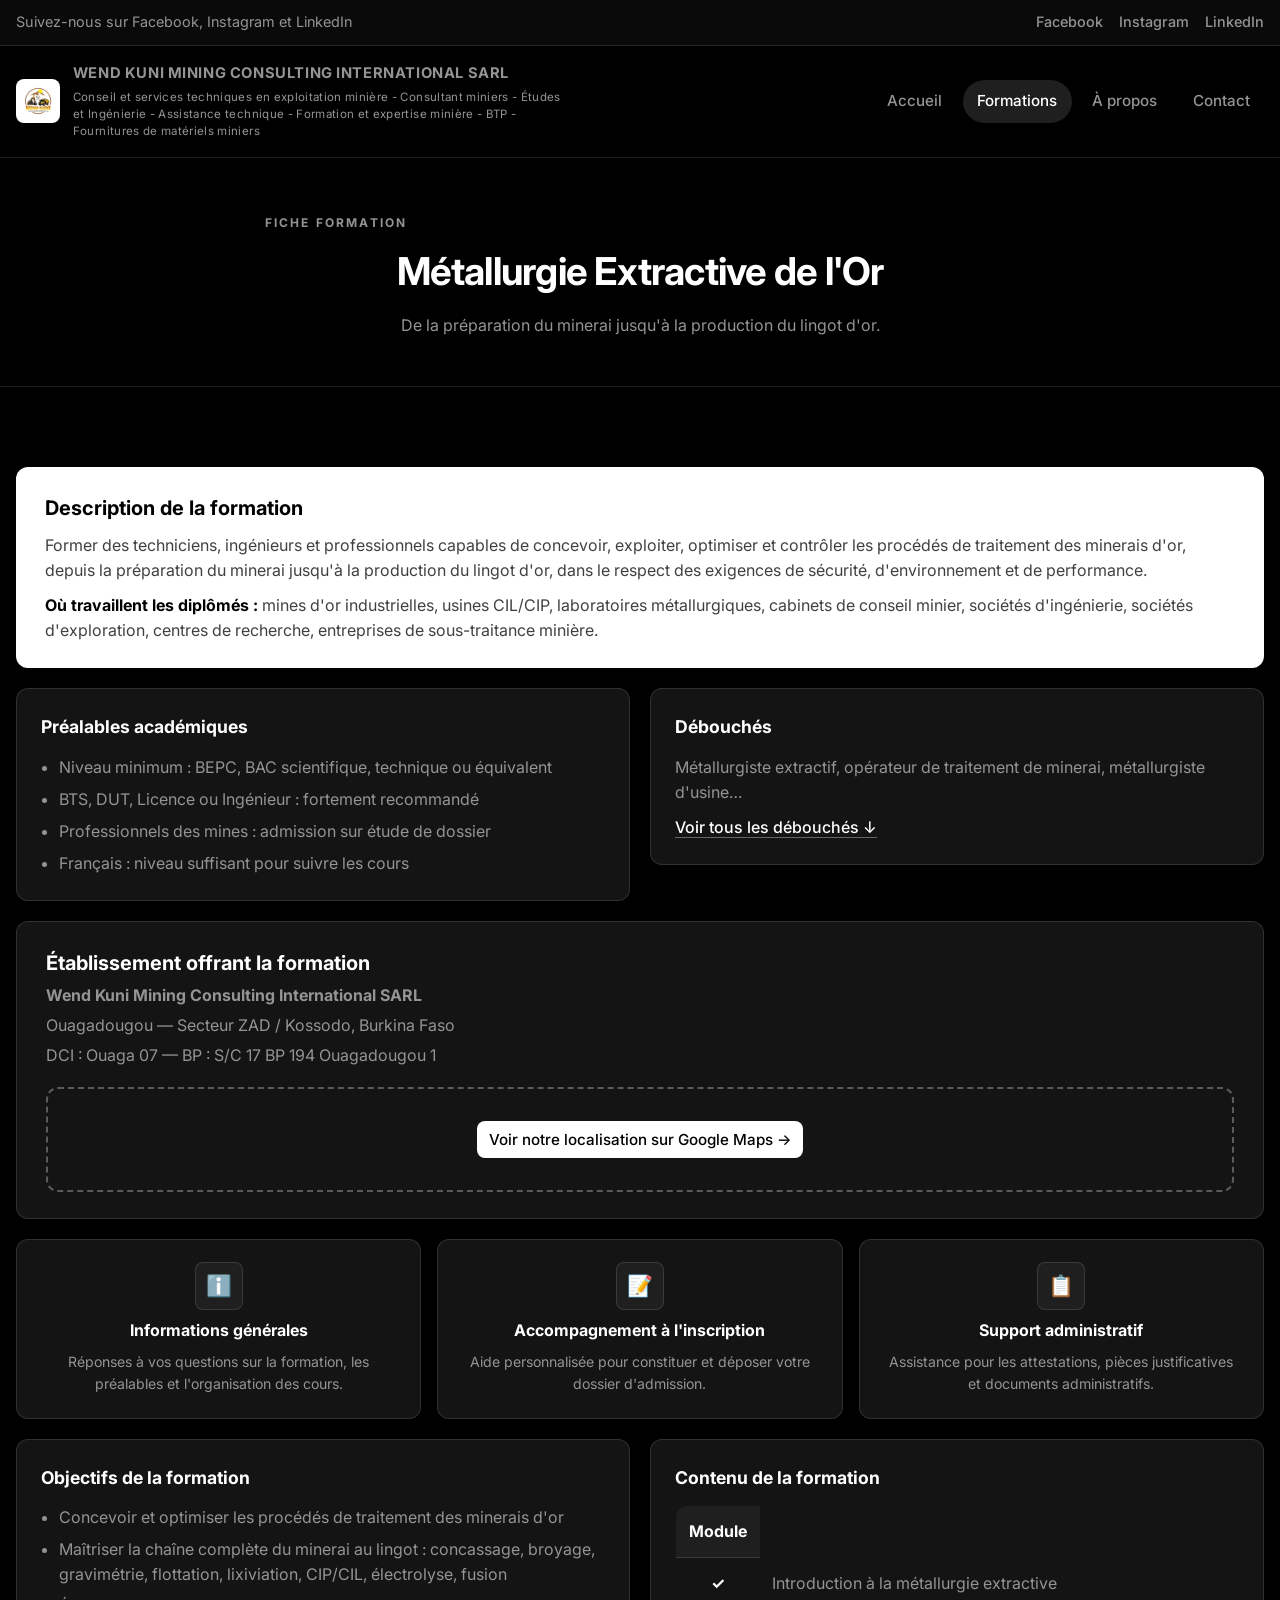
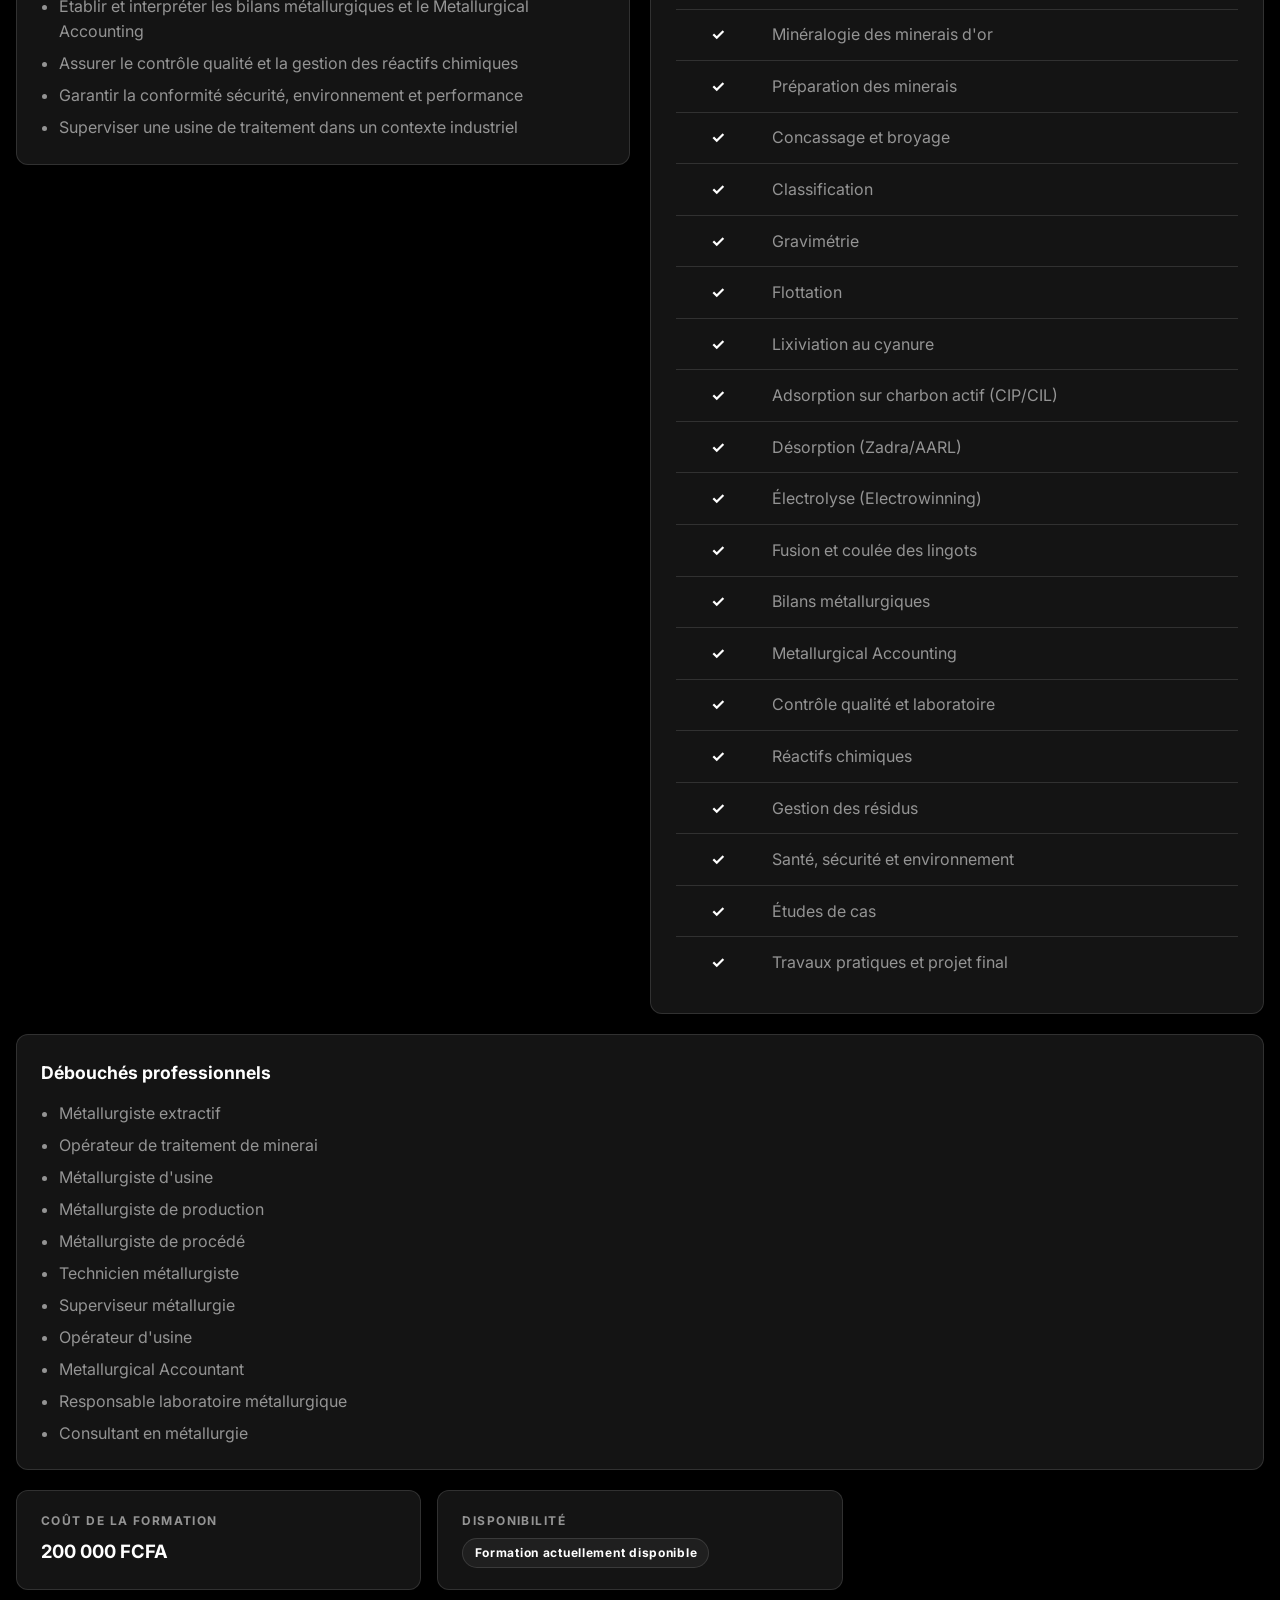
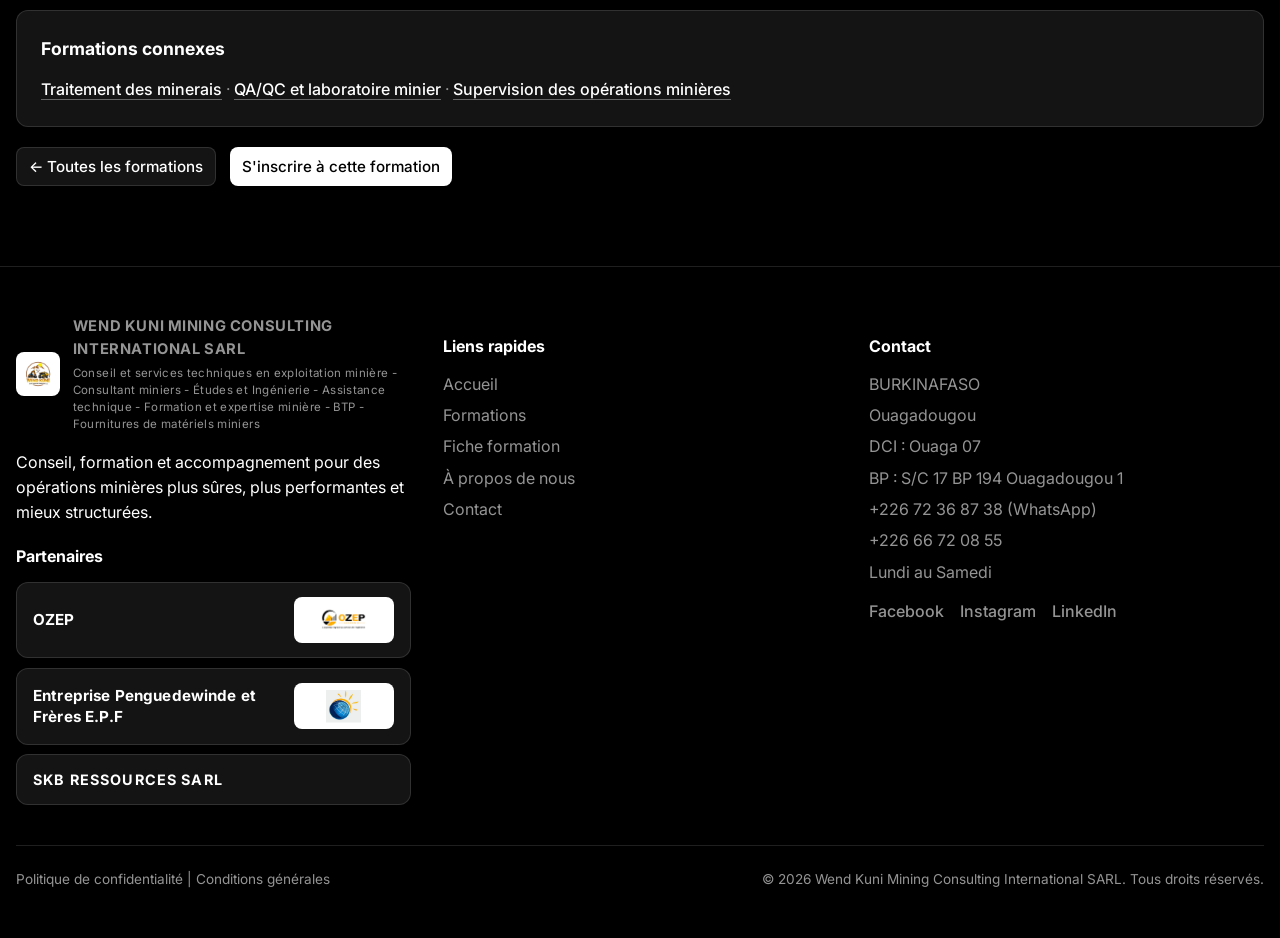
<file: formation-metallurgie-extractive.html>
<!DOCTYPE html>
<html lang="fr">
  <head>
    <meta charset="UTF-8" />
    <meta name="viewport" content="width=device-width, initial-scale=1.0" />
    <title>Formation Métallurgie Extractive de l'Or | WEND KUNI MINING CONSULTING INTERNATIONAL SARL</title>
    <meta name="description" content="Formation Métallurgie Extractive de l'Or de Wend Kuni Mining Consulting International SARL : procédés de traitement des minerais d'or, préalables, contenu, durée et coût." />
    <link rel="preconnect" href="https://fonts.googleapis.com" />
    <link rel="preconnect" href="https://fonts.gstatic.com" crossorigin />
    <link href="https://fonts.googleapis.com/css2?family=Inter:wght@400;500;600;700;800&display=swap" rel="stylesheet" />
    <link rel="stylesheet" href="styles.css" />
  </head>
  <body>
    <div class="utility-bar">
      <div class="container utility-bar__content">
        <span>Suivez-nous sur Facebook, Instagram et LinkedIn</span>
        <div class="social-links">
          <a href="https://www.facebook.com/profile.php?id=61591232922411" target="_blank" rel="noopener">Facebook</a>
          <a href="#">Instagram</a>
          <a href="#">LinkedIn</a>
        </div>
      </div>
    </div>

    <header class="site-header">
      <div class="container header-inner">
        <a href="index.html" class="brand">
          <img class="brand__mark" src="Images/Logo.jpeg" alt="Wend Kuni Mining Consulting International SARL" />
          <span class="brand__text">
            <span class="brand__name">WEND KUNI MINING CONSULTING INTERNATIONAL SARL</span>
            <span class="brand__subtitle">Conseil et services techniques en exploitation minière - Consultant miniers - Études et Ingénierie - Assistance technique - Formation et expertise minière - BTP - Fournitures de matériels miniers</span>
          </span>
        </a>
        <button class="menu-toggle" aria-label="Ouvrir le menu" aria-expanded="false">
          <span></span><span></span><span></span>
        </button>
        <nav class="site-nav" aria-label="Menu principal">
          <a href="index.html">Accueil</a>
          <a href="formations.html" class="active">Formations</a>
          <a href="about.html">À propos</a>
          <a href="contact.html">Contact</a>
        </nav>
      </div>
    </header>

    <main>
      <section class="banner-solid">
        <div class="container">
          <p class="eyebrow eyebrow--light">Fiche formation</p>
          <h1>Métallurgie Extractive de l'Or</h1>
          <p>De la préparation du minerai jusqu'à la production du lingot d'or.</p>
        </div>
      </section>

      <section class="section">
        <div class="container fiche">
          <div class="fiche-band">
            <h2>Description de la formation</h2>
            <p>Former des techniciens, ingénieurs et professionnels capables de concevoir, exploiter, optimiser et contrôler les procédés de traitement des minerais d'or, depuis la préparation du minerai jusqu'à la production du lingot d'or, dans le respect des exigences de sécurité, d'environnement et de performance.</p>
            <p><strong>Où travaillent les diplômés :</strong> mines d'or industrielles, usines CIL/CIP, laboratoires métallurgiques, cabinets de conseil minier, sociétés d'ingénierie, sociétés d'exploration, centres de recherche, entreprises de sous-traitance minière.</p>
          </div>

          <div class="fiche-split">
            <div class="fiche-box">
              <h3>Préalables académiques</h3>
              <ul>
                <li>Niveau minimum : BEPC, BAC scientifique, technique ou équivalent</li>
                <li>BTS, DUT, Licence ou Ingénieur : fortement recommandé</li>
                <li>Professionnels des mines : admission sur étude de dossier</li>
                <li>Français : niveau suffisant pour suivre les cours</li>
              </ul>
            </div>
            <div class="fiche-box">
              <h3>Débouchés</h3>
              <p>Métallurgiste extractif, opérateur de traitement de minerai, métallurgiste d'usine…</p>
              <a href="#debouches" class="text-link">Voir tous les débouchés ↓</a>
            </div>
          </div>

          <div class="estab-band">
            <h2>Établissement offrant la formation</h2>
            <p><strong>Wend Kuni Mining Consulting International SARL</strong></p>
            <p>Ouagadougou — Secteur ZAD / Kossodo, Burkina Faso</p>
            <p>DCI : Ouaga 07 — BP : S/C 17 BP 194 Ouagadougou 1</p>
            <div class="estab-map">
              <a class="btn btn--light" href="https://maps.google.com/?q=Kossodo,+Ouagadougou,+Burkina+Faso" target="_blank" rel="noopener">Voir notre localisation sur Google Maps &#8594;</a>
            </div>
          </div>

          <div class="services-grid">
            <div class="service-card">
              <div class="service-card__icon" aria-hidden="true">ℹ️</div>
              <h4>Informations générales</h4>
              <p>Réponses à vos questions sur la formation, les préalables et l'organisation des cours.</p>
            </div>
            <div class="service-card">
              <div class="service-card__icon" aria-hidden="true">📝</div>
              <h4>Accompagnement à l'inscription</h4>
              <p>Aide personnalisée pour constituer et déposer votre dossier d'admission.</p>
            </div>
            <div class="service-card">
              <div class="service-card__icon" aria-hidden="true">📋</div>
              <h4>Support administratif</h4>
              <p>Assistance pour les attestations, pièces justificatives et documents administratifs.</p>
            </div>
          </div>

          <div class="fiche-split">
            <div class="fiche-box">
              <h3>Objectifs de la formation</h3>
              <ul>
                <li>Concevoir et optimiser les procédés de traitement des minerais d'or</li>
                <li>Maîtriser la chaîne complète du minerai au lingot : concassage, broyage, gravimétrie, flottation, lixiviation, CIP/CIL, électrolyse, fusion</li>
                <li>Établir et interpréter les bilans métallurgiques et le Metallurgical Accounting</li>
                <li>Assurer le contrôle qualité et la gestion des réactifs chimiques</li>
                <li>Garantir la conformité sécurité, environnement et performance</li>
                <li>Superviser une usine de traitement dans un contexte industriel</li>
              </ul>
            </div>
            <div class="fiche-box">
              <h3>Contenu de la formation</h3>
              <div class="table-wrapper">
                <table class="module-table">
                  <thead>
                    <tr><th>Module</th></tr>
                  </thead>
                  <tbody>
                    <tr><td class="check">✓</td><td>Introduction à la métallurgie extractive</td></tr>
                    <tr><td class="check">✓</td><td>Minéralogie des minerais d'or</td></tr>
                    <tr><td class="check">✓</td><td>Préparation des minerais</td></tr>
                    <tr><td class="check">✓</td><td>Concassage et broyage</td></tr>
                    <tr><td class="check">✓</td><td>Classification</td></tr>
                    <tr><td class="check">✓</td><td>Gravimétrie</td></tr>
                    <tr><td class="check">✓</td><td>Flottation</td></tr>
                    <tr><td class="check">✓</td><td>Lixiviation au cyanure</td></tr>
                    <tr><td class="check">✓</td><td>Adsorption sur charbon actif (CIP/CIL)</td></tr>
                    <tr><td class="check">✓</td><td>Désorption (Zadra/AARL)</td></tr>
                    <tr><td class="check">✓</td><td>Électrolyse (Electrowinning)</td></tr>
                    <tr><td class="check">✓</td><td>Fusion et coulée des lingots</td></tr>
                    <tr><td class="check">✓</td><td>Bilans métallurgiques</td></tr>
                    <tr><td class="check">✓</td><td>Metallurgical Accounting</td></tr>
                    <tr><td class="check">✓</td><td>Contrôle qualité et laboratoire</td></tr>
                    <tr><td class="check">✓</td><td>Réactifs chimiques</td></tr>
                    <tr><td class="check">✓</td><td>Gestion des résidus</td></tr>
                    <tr><td class="check">✓</td><td>Santé, sécurité et environnement</td></tr>
                    <tr><td class="check">✓</td><td>Études de cas</td></tr>
                    <tr><td class="check">✓</td><td>Travaux pratiques et projet final</td></tr>
                  </tbody>
                </table>
              </div>
            </div>
          </div>

          <div class="fiche-box" id="debouches">
            <h3>Débouchés professionnels</h3>
            <ul>
              <li>Métallurgiste extractif</li>
              <li>Opérateur de traitement de minerai</li>
              <li>Métallurgiste d'usine</li>
              <li>Métallurgiste de production</li>
              <li>Métallurgiste de procédé</li>
              <li>Technicien métallurgiste</li>
              <li>Superviseur métallurgie</li>
              <li>Opérateur d'usine</li>
              <li>Metallurgical Accountant</li>
              <li>Responsable laboratoire métallurgique</li>
              <li>Consultant en métallurgie</li>
            </ul>
          </div>

          <div class="fiche-meta">
            <div class="fiche-meta__item">
              <span class="fiche-meta__label">Coût de la formation</span>
              <span class="fiche-meta__value">200 000 FCFA</span>
            </div>
            <div class="fiche-meta__item">
              <span class="fiche-meta__label">Disponibilité</span>
              <span class="fiche-meta__value"><span class="badge badge--available">Formation actuellement disponible</span></span>
            </div>
          </div>

          <div class="fiche-box fiche-related">
            <h3>Formations connexes</h3>
            <p>
              <a href="formation-traitement-minerais.html" class="text-link">Traitement des minerais</a> ·
              <a href="formation-qa-qc-laboratoire.html" class="text-link">QA/QC et laboratoire minier</a> ·
              <a href="formation-supervision-operations.html" class="text-link">Supervision des opérations minières</a>
            </p>
          </div>

          <div class="fiche-actions">
            <a href="formations.html" class="btn btn--secondary">← Toutes les formations</a>
            <a href="contact.html" class="btn btn--primary">S'inscrire à cette formation</a>
          </div>
        </div>
      </section>
    </main>

    <footer class="site-footer">
      <div class="container">
        <div class="footer-grid">
          <div>
            <a href="index.html" class="brand brand--footer">
              <img class="brand__mark" src="Images/Logo.jpeg" alt="Wend Kuni Mining Consulting International SARL" />
              <span class="brand__text">
                <span class="brand__name">WEND KUNI MINING CONSULTING INTERNATIONAL SARL</span>
                <span class="brand__subtitle">Conseil et services techniques en exploitation minière - Consultant miniers - Études et Ingénierie - Assistance technique - Formation et expertise minière - BTP - Fournitures de matériels miniers</span>
              </span>
            </a>
            <p>Conseil, formation et accompagnement pour des opérations minières plus sûres, plus performantes et mieux structurées.</p>
            <h3>Partenaires</h3>
            <div class="footer-partners">
              <div class="footer-partner">
                <span class="footer-partner__name">OZEP</span>
                <img class="footer-partner__logo" src="Images/logo-partenaire-1.png" alt="OZEP" />
              </div>
              <div class="footer-partner">
                <span class="footer-partner__name">Entreprise Penguedewinde et Frères E.P.F</span>
                <img class="footer-partner__logo" src="Images/logo-partenaire-2.png" alt="Entreprise Penguedewinde et Frères E.P.F" />
              </div>
              <div class="footer-partner footer-partner--textonly">
                <span class="footer-partner__name">SkB Ressources SARL</span>
              </div>
            </div>
          </div>

          <div>
            <h3>Liens rapides</h3>
            <ul>
              <li><a href="index.html">Accueil</a></li>
              <li><a href="formations.html">Formations</a></li>
              <li><a href="formation-drill-blast.html">Fiche formation</a></li>
              <li><a href="about.html">À propos de nous</a></li>
              <li><a href="contact.html">Contact</a></li>
            </ul>
          </div>

          <div>
            <h3>Contact</h3>
            <ul>
              <li>BURKINAFASO</li>
              <li>Ouagadougou</li>
              <li>DCI : Ouaga 07</li>
              <li>BP : S/C 17 BP 194 Ouagadougou 1</li>
              <li>+226 72 36 87 38 (WhatsApp)</li>
              <li>+226 66 72 08 55</li>
              <li>Lundi au Samedi</li>
            </ul>
            <div class="social-links social-links--footer">
              <a href="https://www.facebook.com/profile.php?id=61591232922411" target="_blank" rel="noopener">Facebook</a>
              <a href="#">Instagram</a>
              <a href="#">LinkedIn</a>
            </div>
          </div>
        </div>

        <div class="footer-bottom">
          <div class="footer-legal">
            <a href="#">Politique de confidentialité</a> | <a href="#">Conditions générales</a>
          </div>
          <span>© 2026 Wend Kuni Mining Consulting International SARL. Tous droits réservés.</span>
        </div>
      </div>
    </footer>

    <script src="script.js"></script>
  </body>
</html>
</file>
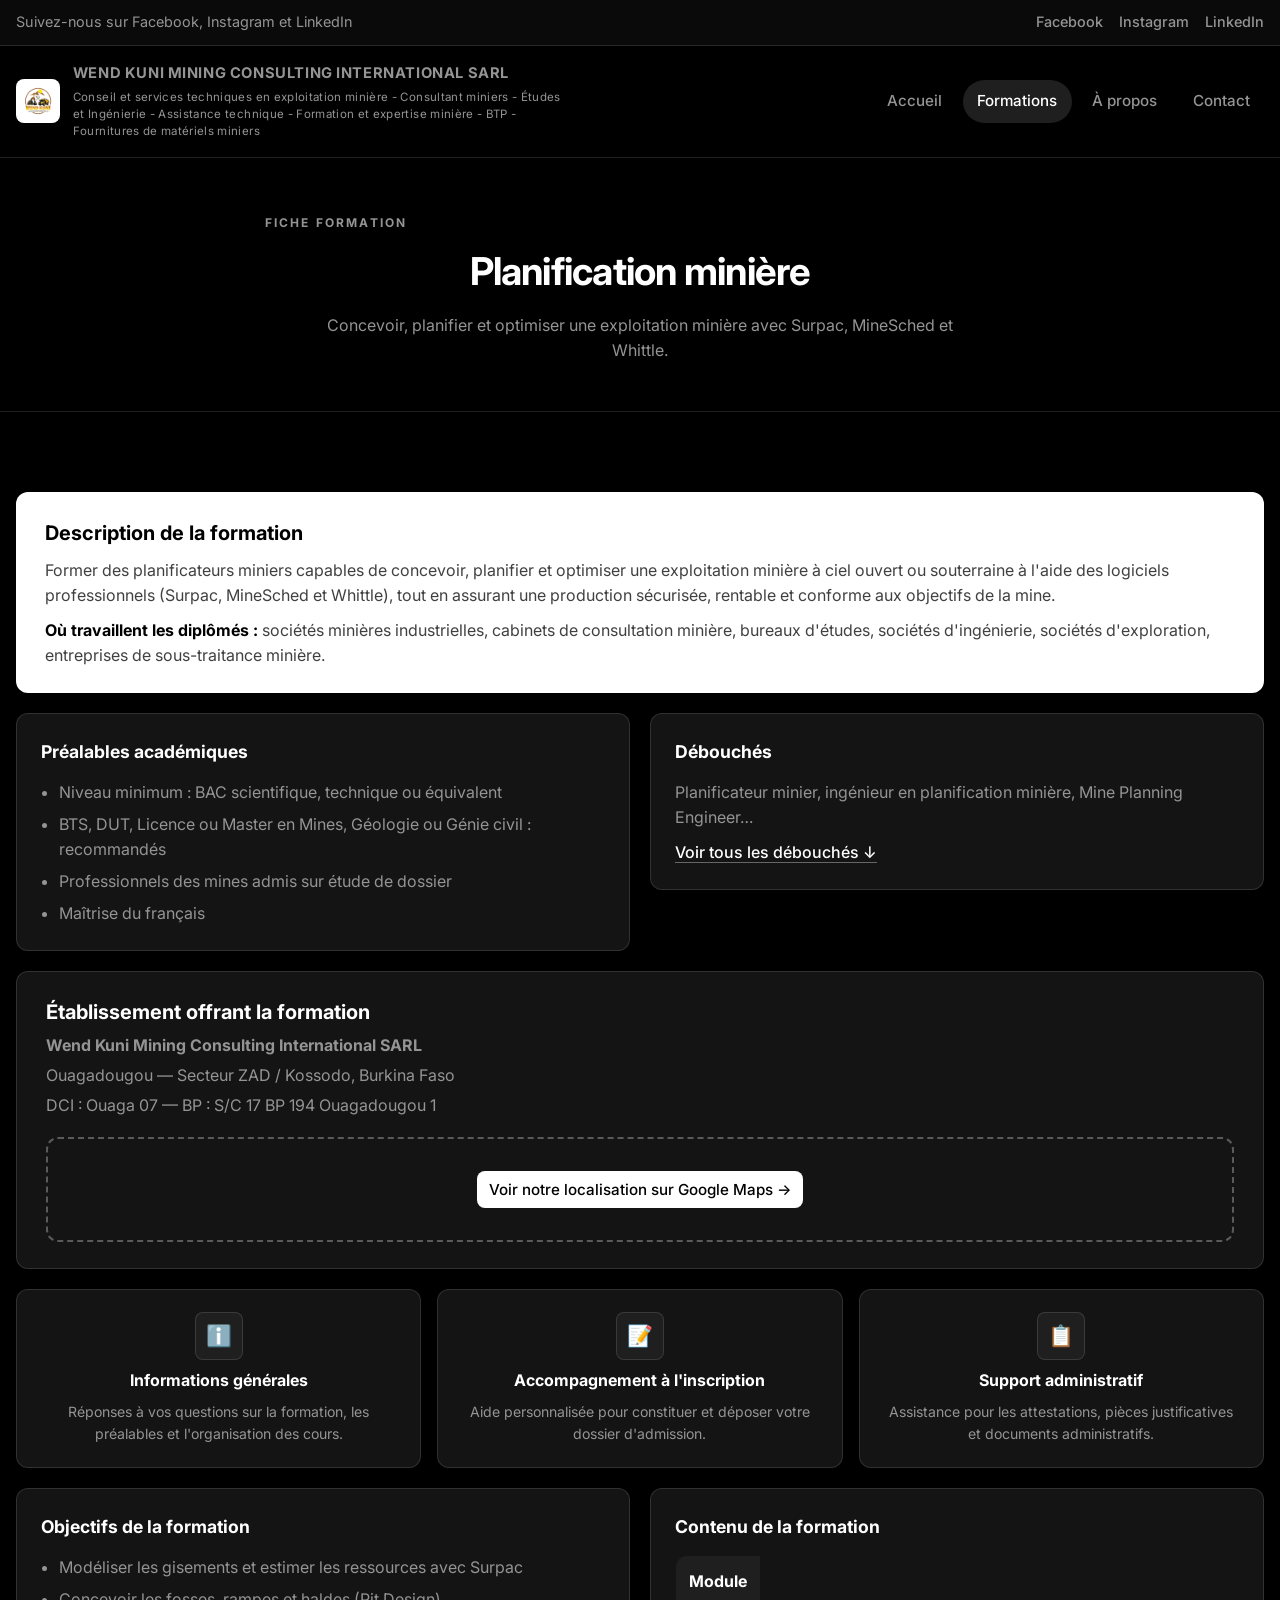
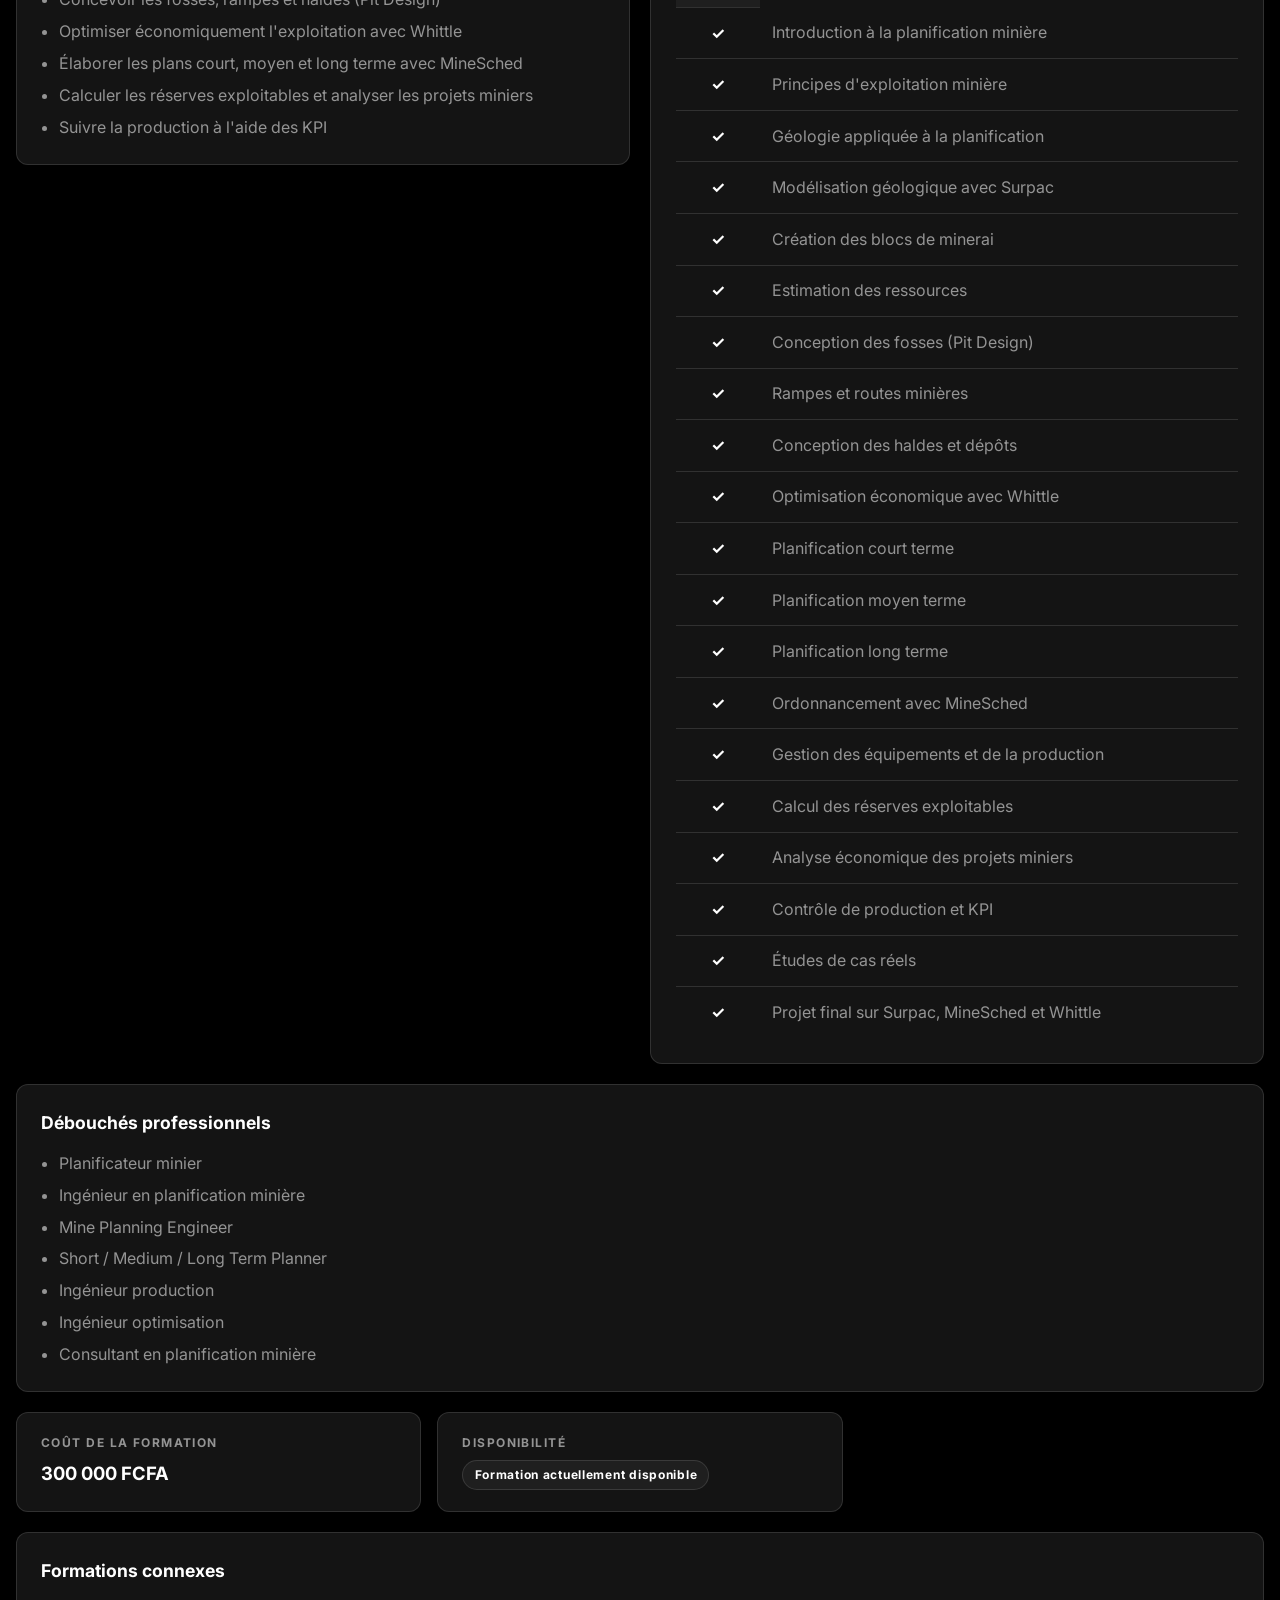
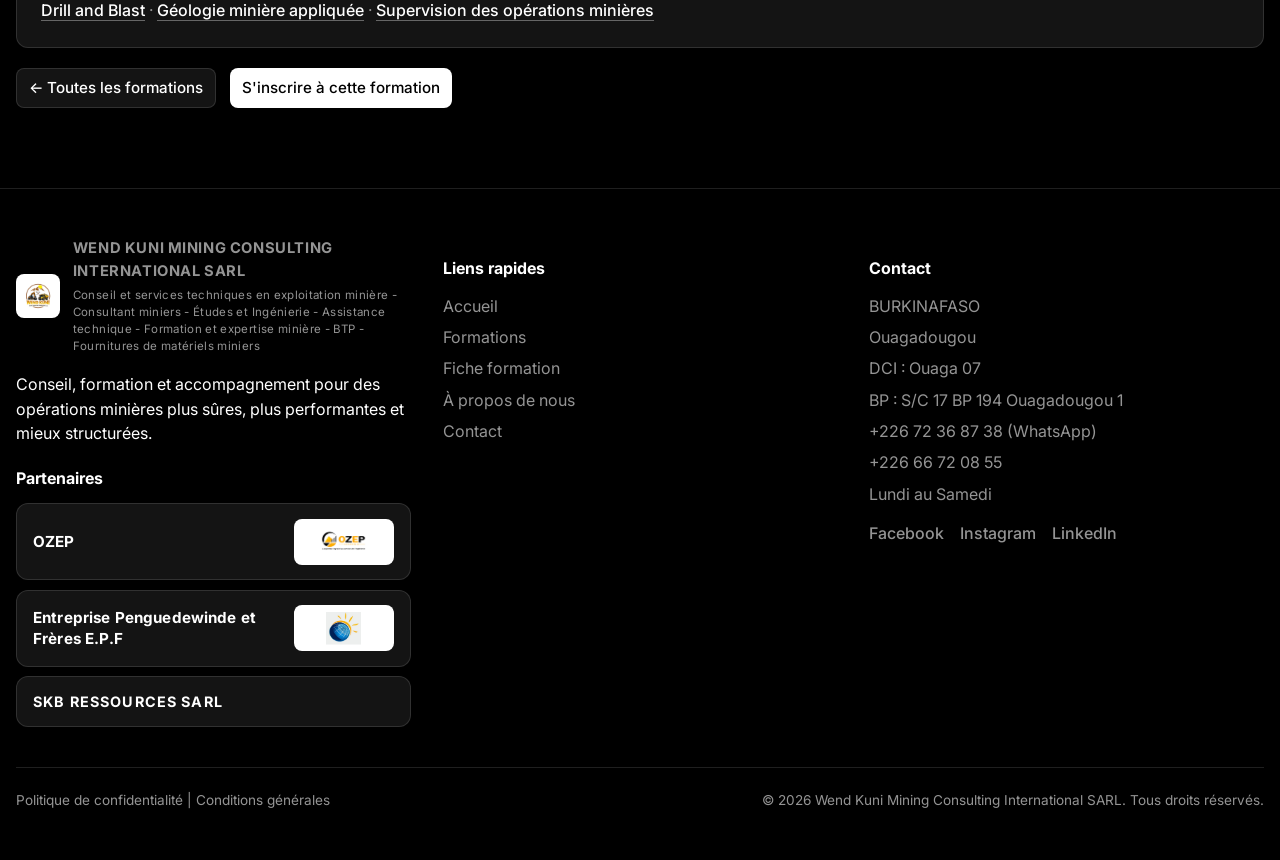
<file: formation-planification-miniere.html>
<!DOCTYPE html>
<html lang="fr">
  <head>
    <meta charset="UTF-8" />
    <meta name="viewport" content="width=device-width, initial-scale=1.0" />
    <title>Formation Planification minière | WEND KUNI MINING CONSULTING INTERNATIONAL SARL</title>
    <meta name="description" content="Formation Planification minière de Wend Kuni Mining Consulting International SARL : Surpac, MineSched et Whittle, objectifs, préalables, contenu, durée et coût." />
    <link rel="preconnect" href="https://fonts.googleapis.com" />
    <link rel="preconnect" href="https://fonts.gstatic.com" crossorigin />
    <link href="https://fonts.googleapis.com/css2?family=Inter:wght@400;500;600;700;800&display=swap" rel="stylesheet" />
    <link rel="stylesheet" href="styles.css" />
  </head>
  <body>
    <div class="utility-bar">
      <div class="container utility-bar__content">
        <span>Suivez-nous sur Facebook, Instagram et LinkedIn</span>
        <div class="social-links">
          <a href="https://www.facebook.com/profile.php?id=61591232922411" target="_blank" rel="noopener">Facebook</a>
          <a href="#">Instagram</a>
          <a href="#">LinkedIn</a>
        </div>
      </div>
    </div>

    <header class="site-header">
      <div class="container header-inner">
        <a href="index.html" class="brand">
          <img class="brand__mark" src="Images/Logo.jpeg" alt="Wend Kuni Mining Consulting International SARL" />
          <span class="brand__text">
            <span class="brand__name">WEND KUNI MINING CONSULTING INTERNATIONAL SARL</span>
            <span class="brand__subtitle">Conseil et services techniques en exploitation minière - Consultant miniers - Études et Ingénierie - Assistance technique - Formation et expertise minière - BTP - Fournitures de matériels miniers</span>
          </span>
        </a>
        <button class="menu-toggle" aria-label="Ouvrir le menu" aria-expanded="false">
          <span></span><span></span><span></span>
        </button>
        <nav class="site-nav" aria-label="Menu principal">
          <a href="index.html">Accueil</a>
          <a href="formations.html" class="active">Formations</a>
          <a href="about.html">À propos</a>
          <a href="contact.html">Contact</a>
        </nav>
      </div>
    </header>

    <main>
      <section class="banner-solid">
        <div class="container">
          <p class="eyebrow eyebrow--light">Fiche formation</p>
          <h1>Planification minière</h1>
          <p>Concevoir, planifier et optimiser une exploitation minière avec Surpac, MineSched et Whittle.</p>
        </div>
      </section>

      <section class="section">
        <div class="container fiche">
          <div class="fiche-band">
            <h2>Description de la formation</h2>
            <p>Former des planificateurs miniers capables de concevoir, planifier et optimiser une exploitation minière à ciel ouvert ou souterraine à l'aide des logiciels professionnels (Surpac, MineSched et Whittle), tout en assurant une production sécurisée, rentable et conforme aux objectifs de la mine.</p>
            <p><strong>Où travaillent les diplômés :</strong> sociétés minières industrielles, cabinets de consultation minière, bureaux d'études, sociétés d'ingénierie, sociétés d'exploration, entreprises de sous-traitance minière.</p>
          </div>

          <div class="fiche-split">
            <div class="fiche-box">
              <h3>Préalables académiques</h3>
              <ul>
                <li>Niveau minimum : BAC scientifique, technique ou équivalent</li>
                <li>BTS, DUT, Licence ou Master en Mines, Géologie ou Génie civil : recommandés</li>
                <li>Professionnels des mines admis sur étude de dossier</li>
                <li>Maîtrise du français</li>
              </ul>
            </div>
            <div class="fiche-box">
              <h3>Débouchés</h3>
              <p>Planificateur minier, ingénieur en planification minière, Mine Planning Engineer…</p>
              <a href="#debouches" class="text-link">Voir tous les débouchés ↓</a>
            </div>
          </div>

          <div class="estab-band">
            <h2>Établissement offrant la formation</h2>
            <p><strong>Wend Kuni Mining Consulting International SARL</strong></p>
            <p>Ouagadougou — Secteur ZAD / Kossodo, Burkina Faso</p>
            <p>DCI : Ouaga 07 — BP : S/C 17 BP 194 Ouagadougou 1</p>
            <div class="estab-map">
              <a class="btn btn--light" href="https://maps.google.com/?q=Kossodo,+Ouagadougou,+Burkina+Faso" target="_blank" rel="noopener">Voir notre localisation sur Google Maps &#8594;</a>
            </div>
          </div>

          <div class="services-grid">
            <div class="service-card">
              <div class="service-card__icon" aria-hidden="true">ℹ️</div>
              <h4>Informations générales</h4>
              <p>Réponses à vos questions sur la formation, les préalables et l'organisation des cours.</p>
            </div>
            <div class="service-card">
              <div class="service-card__icon" aria-hidden="true">📝</div>
              <h4>Accompagnement à l'inscription</h4>
              <p>Aide personnalisée pour constituer et déposer votre dossier d'admission.</p>
            </div>
            <div class="service-card">
              <div class="service-card__icon" aria-hidden="true">📋</div>
              <h4>Support administratif</h4>
              <p>Assistance pour les attestations, pièces justificatives et documents administratifs.</p>
            </div>
          </div>

          <div class="fiche-split">
            <div class="fiche-box">
              <h3>Objectifs de la formation</h3>
              <ul>
                <li>Modéliser les gisements et estimer les ressources avec Surpac</li>
                <li>Concevoir les fosses, rampes et haldes (Pit Design)</li>
                <li>Optimiser économiquement l'exploitation avec Whittle</li>
                <li>Élaborer les plans court, moyen et long terme avec MineSched</li>
                <li>Calculer les réserves exploitables et analyser les projets miniers</li>
                <li>Suivre la production à l'aide des KPI</li>
              </ul>
            </div>
            <div class="fiche-box">
              <h3>Contenu de la formation</h3>
              <div class="table-wrapper">
                <table class="module-table">
                  <thead>
                    <tr><th>Module</th></tr>
                  </thead>
                  <tbody>
                    <tr><td class="check">✓</td><td>Introduction à la planification minière</td></tr>
                    <tr><td class="check">✓</td><td>Principes d'exploitation minière</td></tr>
                    <tr><td class="check">✓</td><td>Géologie appliquée à la planification</td></tr>
                    <tr><td class="check">✓</td><td>Modélisation géologique avec Surpac</td></tr>
                    <tr><td class="check">✓</td><td>Création des blocs de minerai</td></tr>
                    <tr><td class="check">✓</td><td>Estimation des ressources</td></tr>
                    <tr><td class="check">✓</td><td>Conception des fosses (Pit Design)</td></tr>
                    <tr><td class="check">✓</td><td>Rampes et routes minières</td></tr>
                    <tr><td class="check">✓</td><td>Conception des haldes et dépôts</td></tr>
                    <tr><td class="check">✓</td><td>Optimisation économique avec Whittle</td></tr>
                    <tr><td class="check">✓</td><td>Planification court terme</td></tr>
                    <tr><td class="check">✓</td><td>Planification moyen terme</td></tr>
                    <tr><td class="check">✓</td><td>Planification long terme</td></tr>
                    <tr><td class="check">✓</td><td>Ordonnancement avec MineSched</td></tr>
                    <tr><td class="check">✓</td><td>Gestion des équipements et de la production</td></tr>
                    <tr><td class="check">✓</td><td>Calcul des réserves exploitables</td></tr>
                    <tr><td class="check">✓</td><td>Analyse économique des projets miniers</td></tr>
                    <tr><td class="check">✓</td><td>Contrôle de production et KPI</td></tr>
                    <tr><td class="check">✓</td><td>Études de cas réels</td></tr>
                    <tr><td class="check">✓</td><td>Projet final sur Surpac, MineSched et Whittle</td></tr>
                  </tbody>
                </table>
              </div>
            </div>
          </div>

          <div class="fiche-box" id="debouches">
            <h3>Débouchés professionnels</h3>
            <ul>
              <li>Planificateur minier</li>
              <li>Ingénieur en planification minière</li>
              <li>Mine Planning Engineer</li>
              <li>Short / Medium / Long Term Planner</li>
              <li>Ingénieur production</li>
              <li>Ingénieur optimisation</li>
              <li>Consultant en planification minière</li>
            </ul>
          </div>

          <div class="fiche-meta">
            <div class="fiche-meta__item">
              <span class="fiche-meta__label">Coût de la formation</span>
              <span class="fiche-meta__value">300 000 FCFA</span>
            </div>
            <div class="fiche-meta__item">
              <span class="fiche-meta__label">Disponibilité</span>
              <span class="fiche-meta__value"><span class="badge badge--available">Formation actuellement disponible</span></span>
            </div>
          </div>

          <div class="fiche-box fiche-related">
            <h3>Formations connexes</h3>
            <p>
              <a href="formation-drill-blast.html" class="text-link">Drill and Blast</a> ·
              <a href="formation-geologie-appliquee.html" class="text-link">Géologie minière appliquée</a> ·
              <a href="formation-supervision-operations.html" class="text-link">Supervision des opérations minières</a>
            </p>
          </div>

          <div class="fiche-actions">
            <a href="formations.html" class="btn btn--secondary">← Toutes les formations</a>
            <a href="contact.html" class="btn btn--primary">S'inscrire à cette formation</a>
          </div>
        </div>
      </section>
    </main>

    <footer class="site-footer">
      <div class="container">
        <div class="footer-grid">
          <div>
            <a href="index.html" class="brand brand--footer">
              <img class="brand__mark" src="Images/Logo.jpeg" alt="Wend Kuni Mining Consulting International SARL" />
              <span class="brand__text">
                <span class="brand__name">WEND KUNI MINING CONSULTING INTERNATIONAL SARL</span>
                <span class="brand__subtitle">Conseil et services techniques en exploitation minière - Consultant miniers - Études et Ingénierie - Assistance technique - Formation et expertise minière - BTP - Fournitures de matériels miniers</span>
              </span>
            </a>
            <p>Conseil, formation et accompagnement pour des opérations minières plus sûres, plus performantes et mieux structurées.</p>
            <h3>Partenaires</h3>
            <div class="footer-partners">
              <div class="footer-partner">
                <span class="footer-partner__name">OZEP</span>
                <img class="footer-partner__logo" src="Images/logo-partenaire-1.png" alt="OZEP" />
              </div>
              <div class="footer-partner">
                <span class="footer-partner__name">Entreprise Penguedewinde et Frères E.P.F</span>
                <img class="footer-partner__logo" src="Images/logo-partenaire-2.png" alt="Entreprise Penguedewinde et Frères E.P.F" />
              </div>
              <div class="footer-partner footer-partner--textonly">
                <span class="footer-partner__name">SkB Ressources SARL</span>
              </div>
            </div>
          </div>

          <div>
            <h3>Liens rapides</h3>
            <ul>
              <li><a href="index.html">Accueil</a></li>
              <li><a href="formations.html">Formations</a></li>
              <li><a href="formation-drill-blast.html">Fiche formation</a></li>
              <li><a href="about.html">À propos de nous</a></li>
              <li><a href="contact.html">Contact</a></li>
            </ul>
          </div>

          <div>
            <h3>Contact</h3>
            <ul>
              <li>BURKINAFASO</li>
              <li>Ouagadougou</li>
              <li>DCI : Ouaga 07</li>
              <li>BP : S/C 17 BP 194 Ouagadougou 1</li>
              <li>+226 72 36 87 38 (WhatsApp)</li>
              <li>+226 66 72 08 55</li>
              <li>Lundi au Samedi</li>
            </ul>
            <div class="social-links social-links--footer">
              <a href="https://www.facebook.com/profile.php?id=61591232922411" target="_blank" rel="noopener">Facebook</a>
              <a href="#">Instagram</a>
              <a href="#">LinkedIn</a>
            </div>
          </div>
        </div>

        <div class="footer-bottom">
          <div class="footer-legal">
            <a href="#">Politique de confidentialité</a> | <a href="#">Conditions générales</a>
          </div>
          <span>© 2026 Wend Kuni Mining Consulting International SARL. Tous droits réservés.</span>
        </div>
      </div>
    </footer>

    <script src="script.js"></script>
  </body>
</html>
</file>
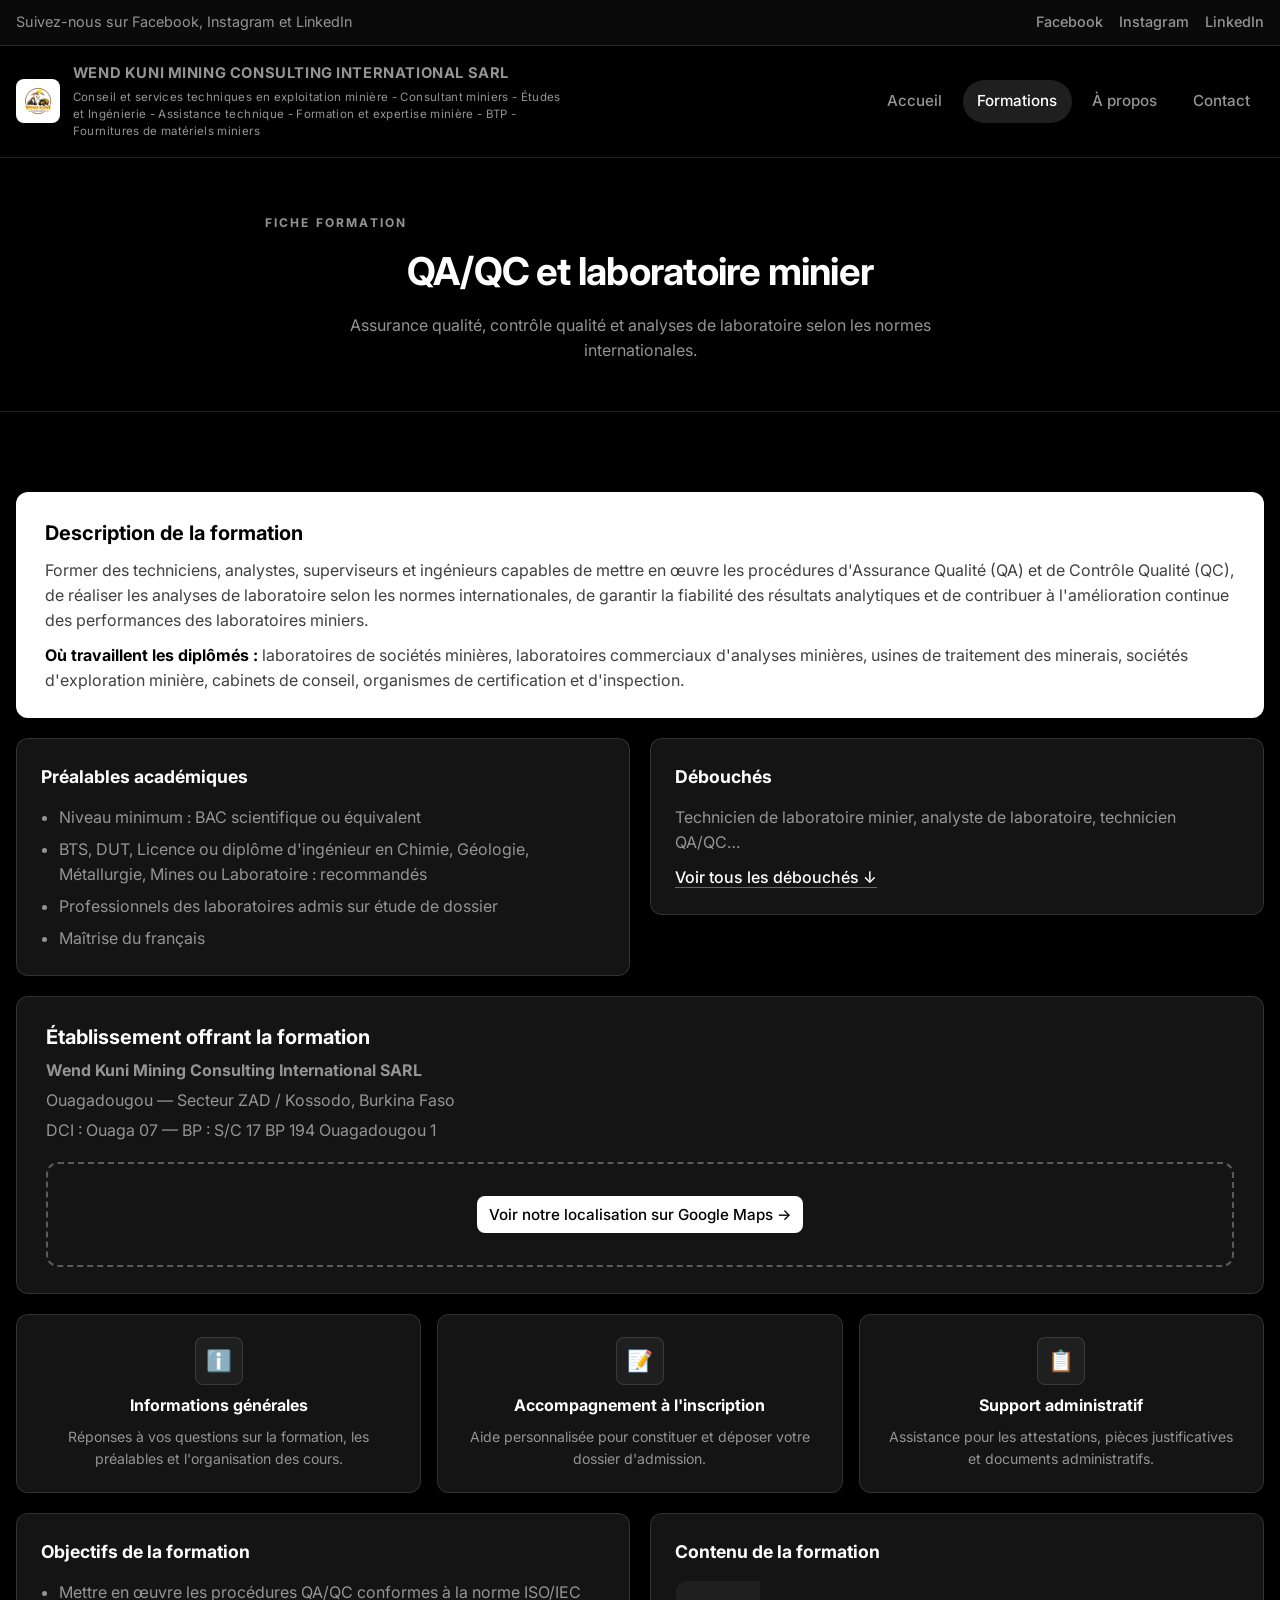
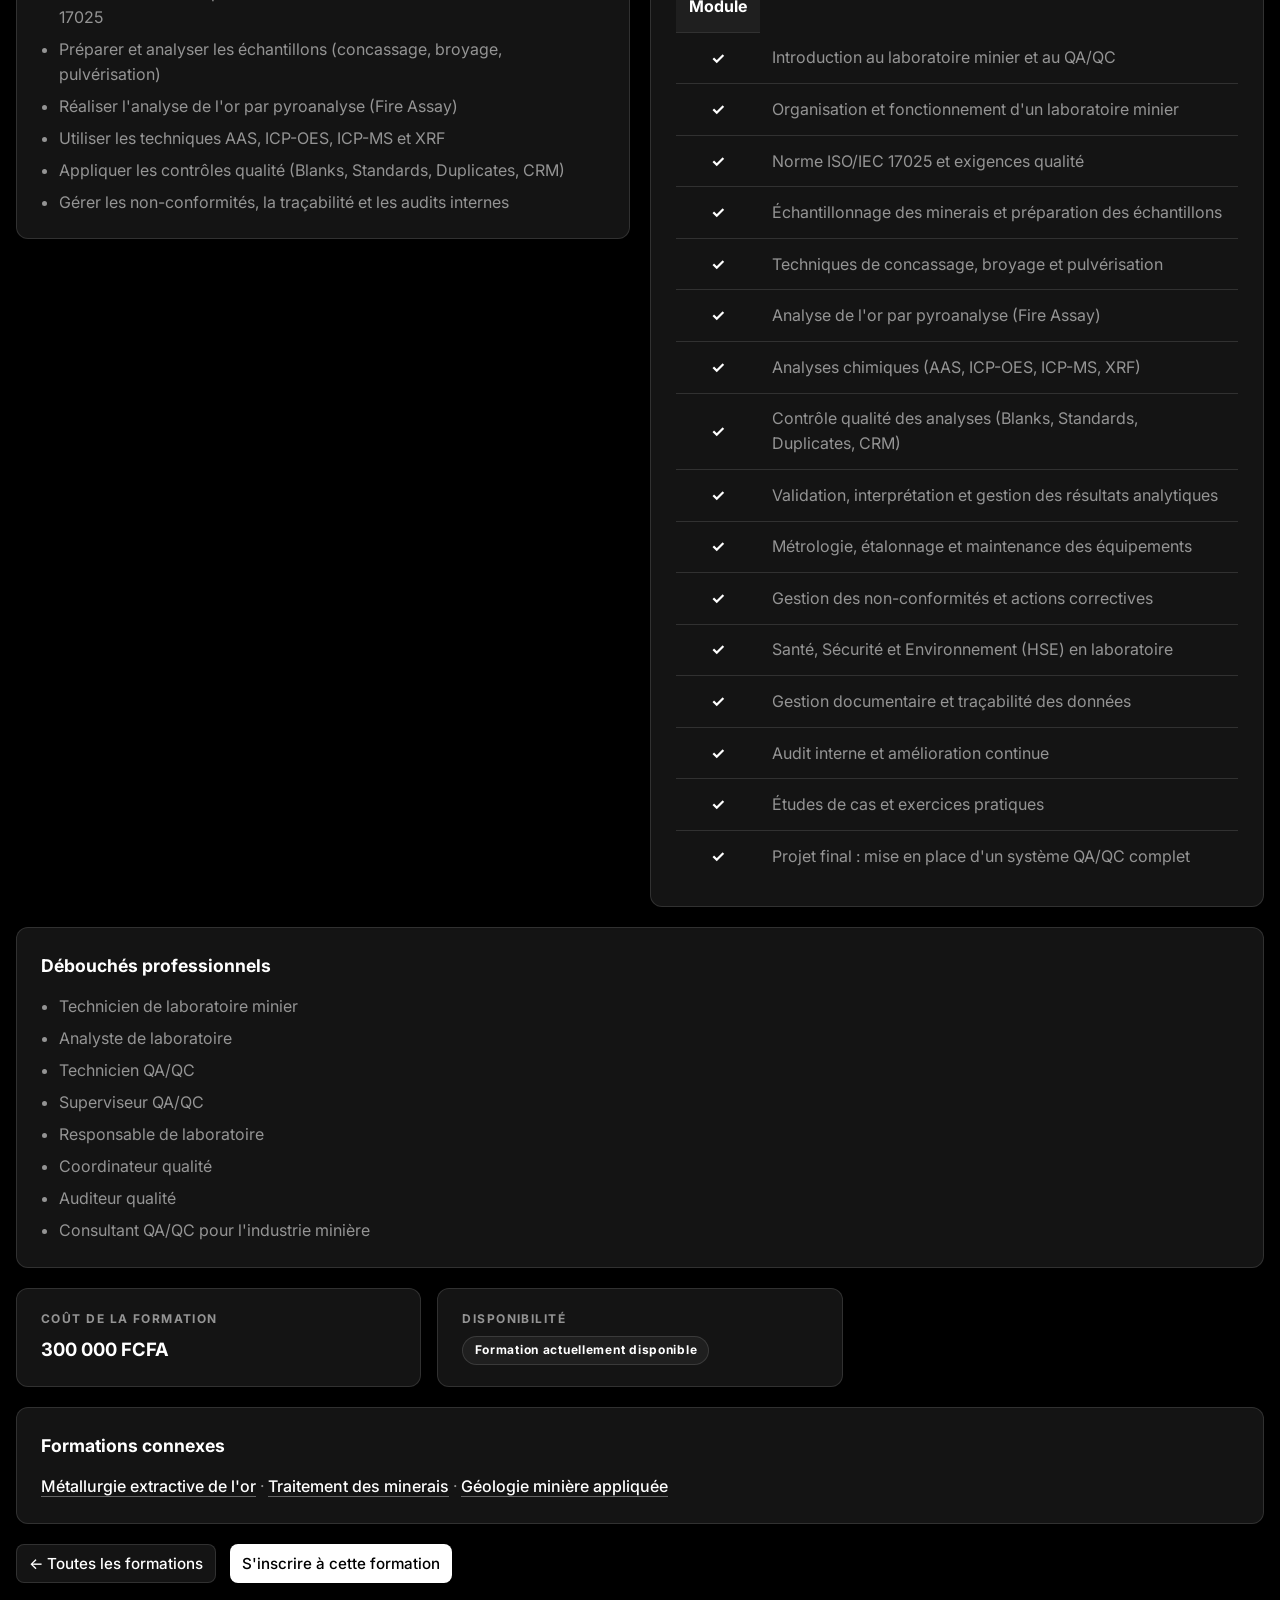
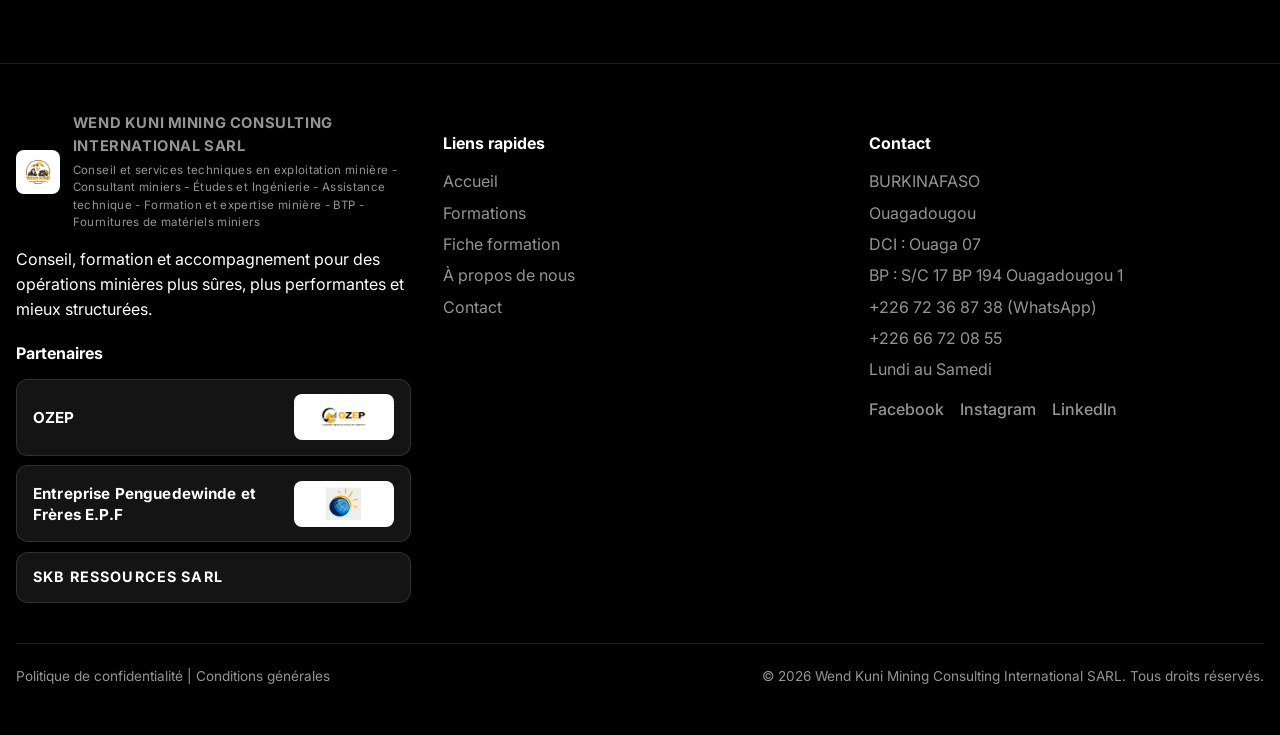
<file: formation-qa-qc-laboratoire.html>
<!DOCTYPE html>
<html lang="fr">
  <head>
    <meta charset="UTF-8" />
    <meta name="viewport" content="width=device-width, initial-scale=1.0" />
    <title>Formation QA/QC et laboratoire minier | WEND KUNI MINING CONSULTING INTERNATIONAL SARL</title>
    <meta name="description" content="Formation QA/QC et laboratoire minier de Wend Kuni Mining Consulting International SARL : assurance qualité, contrôle qualité, analyses selon les normes internationales, contenu, durée et coût." />
    <link rel="preconnect" href="https://fonts.googleapis.com" />
    <link rel="preconnect" href="https://fonts.gstatic.com" crossorigin />
    <link href="https://fonts.googleapis.com/css2?family=Inter:wght@400;500;600;700;800&display=swap" rel="stylesheet" />
    <link rel="stylesheet" href="styles.css" />
  </head>
  <body>
    <div class="utility-bar">
      <div class="container utility-bar__content">
        <span>Suivez-nous sur Facebook, Instagram et LinkedIn</span>
        <div class="social-links">
          <a href="https://www.facebook.com/profile.php?id=61591232922411" target="_blank" rel="noopener">Facebook</a>
          <a href="#">Instagram</a>
          <a href="#">LinkedIn</a>
        </div>
      </div>
    </div>

    <header class="site-header">
      <div class="container header-inner">
        <a href="index.html" class="brand">
          <img class="brand__mark" src="Images/Logo.jpeg" alt="Wend Kuni Mining Consulting International SARL" />
          <span class="brand__text">
            <span class="brand__name">WEND KUNI MINING CONSULTING INTERNATIONAL SARL</span>
            <span class="brand__subtitle">Conseil et services techniques en exploitation minière - Consultant miniers - Études et Ingénierie - Assistance technique - Formation et expertise minière - BTP - Fournitures de matériels miniers</span>
          </span>
        </a>
        <button class="menu-toggle" aria-label="Ouvrir le menu" aria-expanded="false">
          <span></span><span></span><span></span>
        </button>
        <nav class="site-nav" aria-label="Menu principal">
          <a href="index.html">Accueil</a>
          <a href="formations.html" class="active">Formations</a>
          <a href="about.html">À propos</a>
          <a href="contact.html">Contact</a>
        </nav>
      </div>
    </header>

    <main>
      <section class="banner-solid">
        <div class="container">
          <p class="eyebrow eyebrow--light">Fiche formation</p>
          <h1>QA/QC et laboratoire minier</h1>
          <p>Assurance qualité, contrôle qualité et analyses de laboratoire selon les normes internationales.</p>
        </div>
      </section>

      <section class="section">
        <div class="container fiche">
          <div class="fiche-band">
            <h2>Description de la formation</h2>
            <p>Former des techniciens, analystes, superviseurs et ingénieurs capables de mettre en œuvre les procédures d'Assurance Qualité (QA) et de Contrôle Qualité (QC), de réaliser les analyses de laboratoire selon les normes internationales, de garantir la fiabilité des résultats analytiques et de contribuer à l'amélioration continue des performances des laboratoires miniers.</p>
            <p><strong>Où travaillent les diplômés :</strong> laboratoires de sociétés minières, laboratoires commerciaux d'analyses minières, usines de traitement des minerais, sociétés d'exploration minière, cabinets de conseil, organismes de certification et d'inspection.</p>
          </div>

          <div class="fiche-split">
            <div class="fiche-box">
              <h3>Préalables académiques</h3>
              <ul>
                <li>Niveau minimum : BAC scientifique ou équivalent</li>
                <li>BTS, DUT, Licence ou diplôme d'ingénieur en Chimie, Géologie, Métallurgie, Mines ou Laboratoire : recommandés</li>
                <li>Professionnels des laboratoires admis sur étude de dossier</li>
                <li>Maîtrise du français</li>
              </ul>
            </div>
            <div class="fiche-box">
              <h3>Débouchés</h3>
              <p>Technicien de laboratoire minier, analyste de laboratoire, technicien QA/QC…</p>
              <a href="#debouches" class="text-link">Voir tous les débouchés ↓</a>
            </div>
          </div>

          <div class="estab-band">
            <h2>Établissement offrant la formation</h2>
            <p><strong>Wend Kuni Mining Consulting International SARL</strong></p>
            <p>Ouagadougou — Secteur ZAD / Kossodo, Burkina Faso</p>
            <p>DCI : Ouaga 07 — BP : S/C 17 BP 194 Ouagadougou 1</p>
            <div class="estab-map">
              <a class="btn btn--light" href="https://maps.google.com/?q=Kossodo,+Ouagadougou,+Burkina+Faso" target="_blank" rel="noopener">Voir notre localisation sur Google Maps &#8594;</a>
            </div>
          </div>

          <div class="services-grid">
            <div class="service-card">
              <div class="service-card__icon" aria-hidden="true">ℹ️</div>
              <h4>Informations générales</h4>
              <p>Réponses à vos questions sur la formation, les préalables et l'organisation des cours.</p>
            </div>
            <div class="service-card">
              <div class="service-card__icon" aria-hidden="true">📝</div>
              <h4>Accompagnement à l'inscription</h4>
              <p>Aide personnalisée pour constituer et déposer votre dossier d'admission.</p>
            </div>
            <div class="service-card">
              <div class="service-card__icon" aria-hidden="true">📋</div>
              <h4>Support administratif</h4>
              <p>Assistance pour les attestations, pièces justificatives et documents administratifs.</p>
            </div>
          </div>

          <div class="fiche-split">
            <div class="fiche-box">
              <h3>Objectifs de la formation</h3>
              <ul>
                <li>Mettre en œuvre les procédures QA/QC conformes à la norme ISO/IEC 17025</li>
                <li>Préparer et analyser les échantillons (concassage, broyage, pulvérisation)</li>
                <li>Réaliser l'analyse de l'or par pyroanalyse (Fire Assay)</li>
                <li>Utiliser les techniques AAS, ICP-OES, ICP-MS et XRF</li>
                <li>Appliquer les contrôles qualité (Blanks, Standards, Duplicates, CRM)</li>
                <li>Gérer les non-conformités, la traçabilité et les audits internes</li>
              </ul>
            </div>
            <div class="fiche-box">
              <h3>Contenu de la formation</h3>
              <div class="table-wrapper">
                <table class="module-table">
                  <thead>
                    <tr><th>Module</th></tr>
                  </thead>
                  <tbody>
                    <tr><td class="check">✓</td><td>Introduction au laboratoire minier et au QA/QC</td></tr>
                    <tr><td class="check">✓</td><td>Organisation et fonctionnement d'un laboratoire minier</td></tr>
                    <tr><td class="check">✓</td><td>Norme ISO/IEC 17025 et exigences qualité</td></tr>
                    <tr><td class="check">✓</td><td>Échantillonnage des minerais et préparation des échantillons</td></tr>
                    <tr><td class="check">✓</td><td>Techniques de concassage, broyage et pulvérisation</td></tr>
                    <tr><td class="check">✓</td><td>Analyse de l'or par pyroanalyse (Fire Assay)</td></tr>
                    <tr><td class="check">✓</td><td>Analyses chimiques (AAS, ICP-OES, ICP-MS, XRF)</td></tr>
                    <tr><td class="check">✓</td><td>Contrôle qualité des analyses (Blanks, Standards, Duplicates, CRM)</td></tr>
                    <tr><td class="check">✓</td><td>Validation, interprétation et gestion des résultats analytiques</td></tr>
                    <tr><td class="check">✓</td><td>Métrologie, étalonnage et maintenance des équipements</td></tr>
                    <tr><td class="check">✓</td><td>Gestion des non-conformités et actions correctives</td></tr>
                    <tr><td class="check">✓</td><td>Santé, Sécurité et Environnement (HSE) en laboratoire</td></tr>
                    <tr><td class="check">✓</td><td>Gestion documentaire et traçabilité des données</td></tr>
                    <tr><td class="check">✓</td><td>Audit interne et amélioration continue</td></tr>
                    <tr><td class="check">✓</td><td>Études de cas et exercices pratiques</td></tr>
                    <tr><td class="check">✓</td><td>Projet final : mise en place d'un système QA/QC complet</td></tr>
                  </tbody>
                </table>
              </div>
            </div>
          </div>

          <div class="fiche-box" id="debouches">
            <h3>Débouchés professionnels</h3>
            <ul>
              <li>Technicien de laboratoire minier</li>
              <li>Analyste de laboratoire</li>
              <li>Technicien QA/QC</li>
              <li>Superviseur QA/QC</li>
              <li>Responsable de laboratoire</li>
              <li>Coordinateur qualité</li>
              <li>Auditeur qualité</li>
              <li>Consultant QA/QC pour l'industrie minière</li>
            </ul>
          </div>

          <div class="fiche-meta">
            <div class="fiche-meta__item">
              <span class="fiche-meta__label">Coût de la formation</span>
              <span class="fiche-meta__value">300 000 FCFA</span>
            </div>
            <div class="fiche-meta__item">
              <span class="fiche-meta__label">Disponibilité</span>
              <span class="fiche-meta__value"><span class="badge badge--available">Formation actuellement disponible</span></span>
            </div>
          </div>

          <div class="fiche-box fiche-related">
            <h3>Formations connexes</h3>
            <p>
              <a href="formation-metallurgie-extractive.html" class="text-link">Métallurgie extractive de l'or</a> ·
              <a href="formation-traitement-minerais.html" class="text-link">Traitement des minerais</a> ·
              <a href="formation-geologie-appliquee.html" class="text-link">Géologie minière appliquée</a>
            </p>
          </div>

          <div class="fiche-actions">
            <a href="formations.html" class="btn btn--secondary">← Toutes les formations</a>
            <a href="contact.html" class="btn btn--primary">S'inscrire à cette formation</a>
          </div>
        </div>
      </section>
    </main>

    <footer class="site-footer">
      <div class="container">
        <div class="footer-grid">
          <div>
            <a href="index.html" class="brand brand--footer">
              <img class="brand__mark" src="Images/Logo.jpeg" alt="Wend Kuni Mining Consulting International SARL" />
              <span class="brand__text">
                <span class="brand__name">WEND KUNI MINING CONSULTING INTERNATIONAL SARL</span>
                <span class="brand__subtitle">Conseil et services techniques en exploitation minière - Consultant miniers - Études et Ingénierie - Assistance technique - Formation et expertise minière - BTP - Fournitures de matériels miniers</span>
              </span>
            </a>
            <p>Conseil, formation et accompagnement pour des opérations minières plus sûres, plus performantes et mieux structurées.</p>
            <h3>Partenaires</h3>
            <div class="footer-partners">
              <div class="footer-partner">
                <span class="footer-partner__name">OZEP</span>
                <img class="footer-partner__logo" src="Images/logo-partenaire-1.png" alt="OZEP" />
              </div>
              <div class="footer-partner">
                <span class="footer-partner__name">Entreprise Penguedewinde et Frères E.P.F</span>
                <img class="footer-partner__logo" src="Images/logo-partenaire-2.png" alt="Entreprise Penguedewinde et Frères E.P.F" />
              </div>
              <div class="footer-partner footer-partner--textonly">
                <span class="footer-partner__name">SkB Ressources SARL</span>
              </div>
            </div>
          </div>

          <div>
            <h3>Liens rapides</h3>
            <ul>
              <li><a href="index.html">Accueil</a></li>
              <li><a href="formations.html">Formations</a></li>
              <li><a href="formation-drill-blast.html">Fiche formation</a></li>
              <li><a href="about.html">À propos de nous</a></li>
              <li><a href="contact.html">Contact</a></li>
            </ul>
          </div>

          <div>
            <h3>Contact</h3>
            <ul>
              <li>BURKINAFASO</li>
              <li>Ouagadougou</li>
              <li>DCI : Ouaga 07</li>
              <li>BP : S/C 17 BP 194 Ouagadougou 1</li>
              <li>+226 72 36 87 38 (WhatsApp)</li>
              <li>+226 66 72 08 55</li>
              <li>Lundi au Samedi</li>
            </ul>
            <div class="social-links social-links--footer">
              <a href="https://www.facebook.com/profile.php?id=61591232922411" target="_blank" rel="noopener">Facebook</a>
              <a href="#">Instagram</a>
              <a href="#">LinkedIn</a>
            </div>
          </div>
        </div>

        <div class="footer-bottom">
          <div class="footer-legal">
            <a href="#">Politique de confidentialité</a> | <a href="#">Conditions générales</a>
          </div>
          <span>© 2026 Wend Kuni Mining Consulting International SARL. Tous droits réservés.</span>
        </div>
      </div>
    </footer>

    <script src="script.js"></script>
  </body>
</html>
</file>
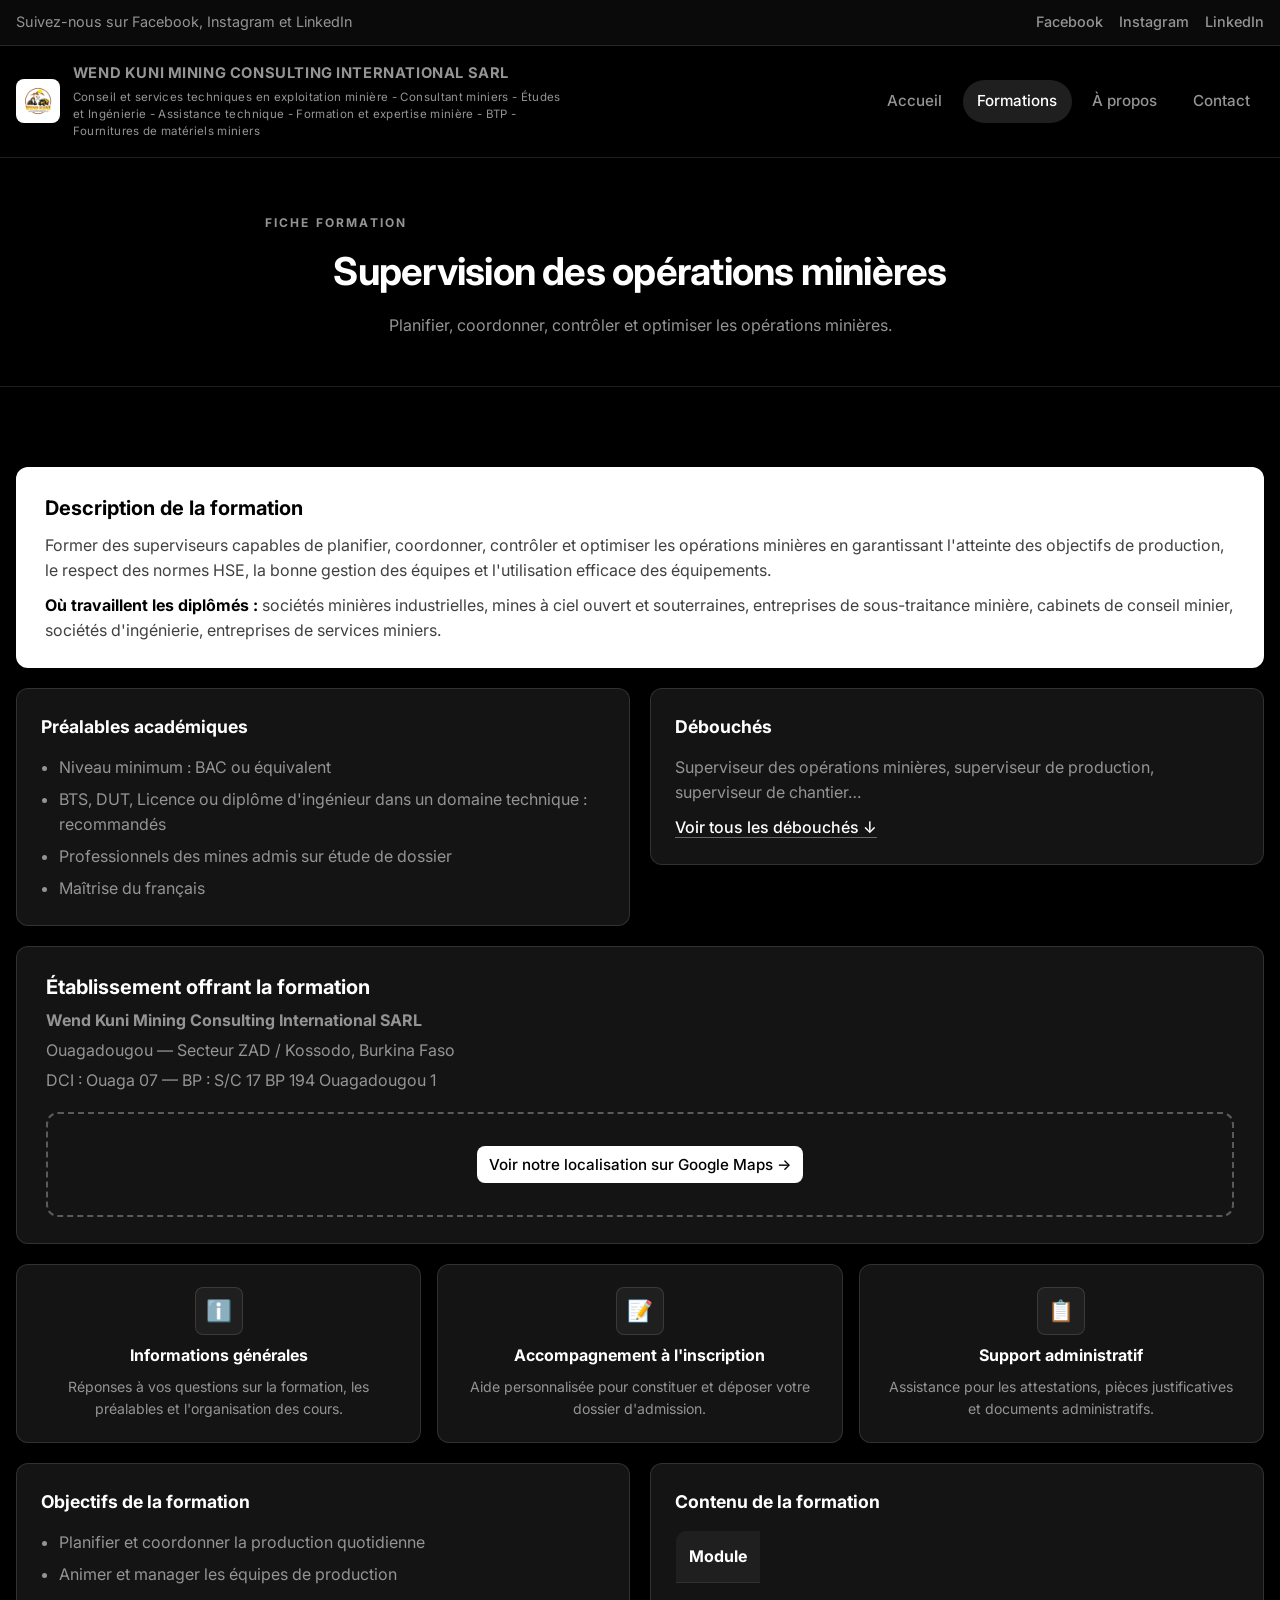
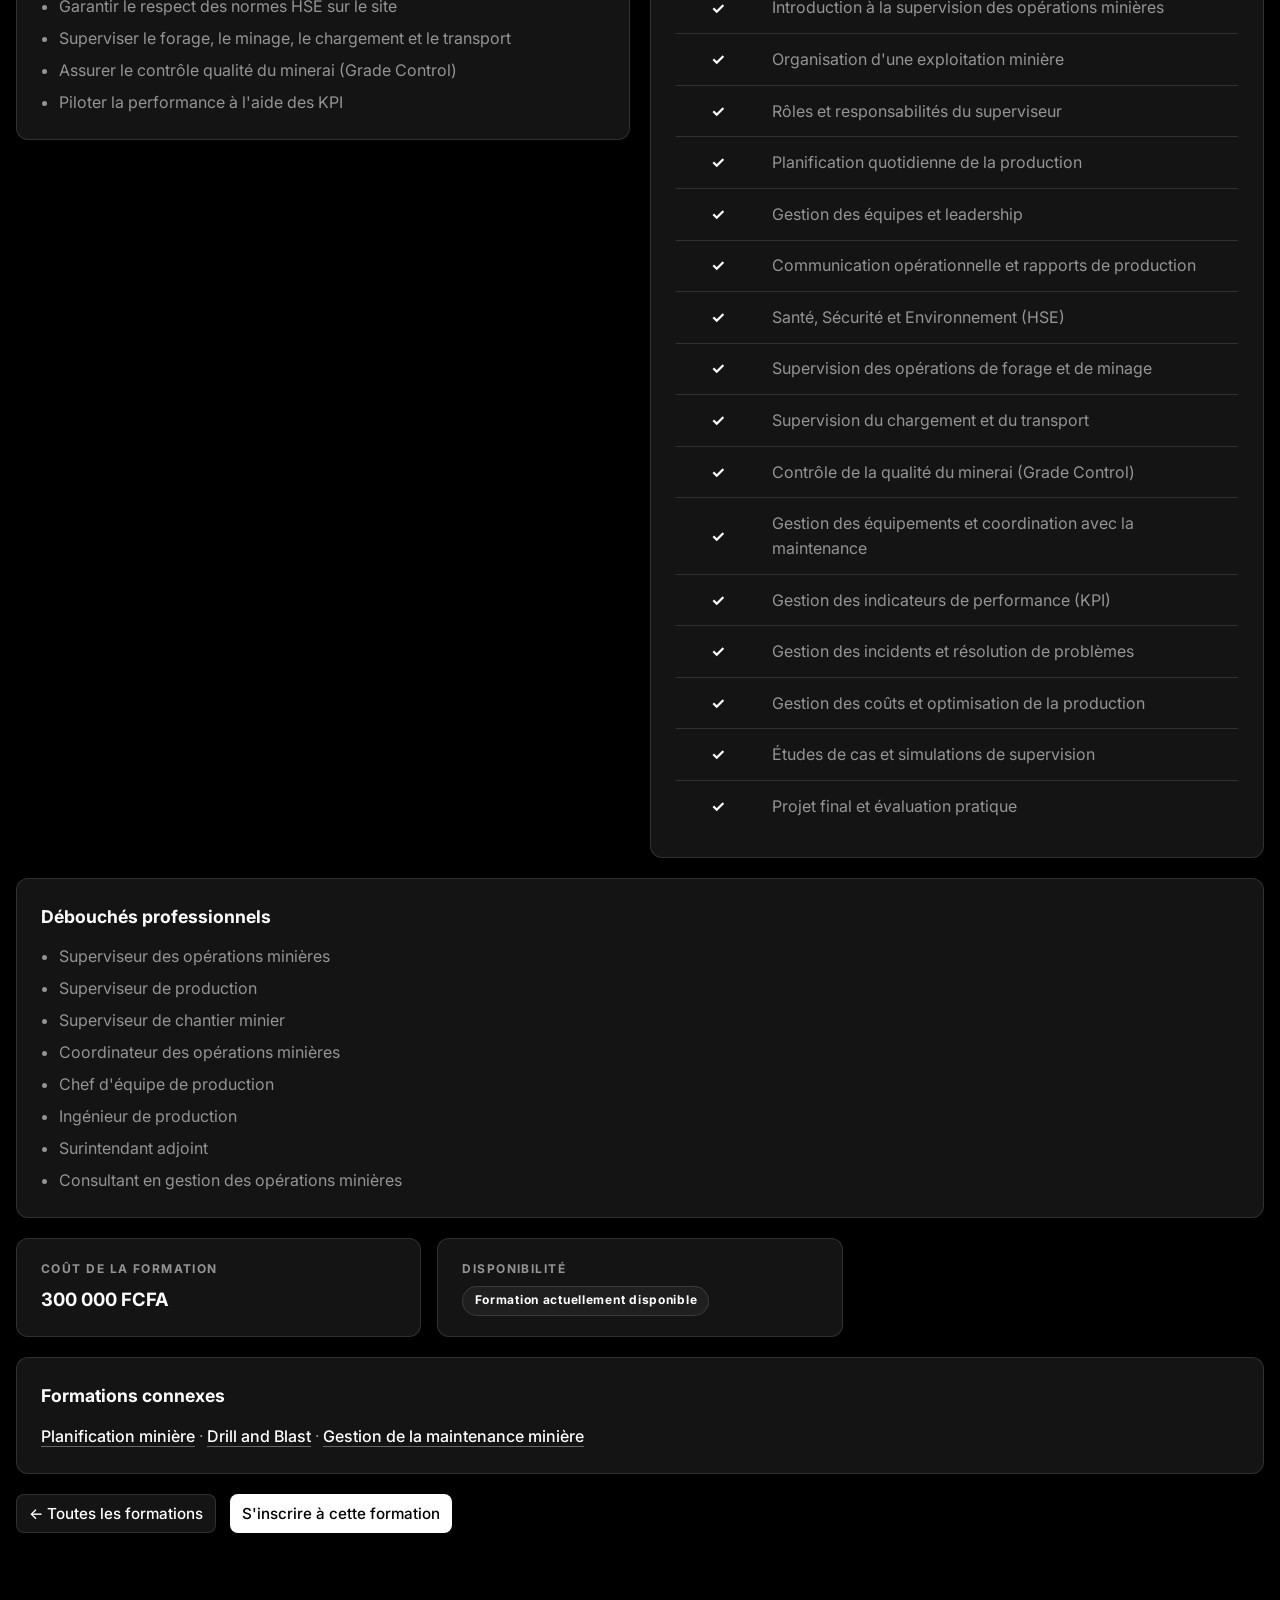
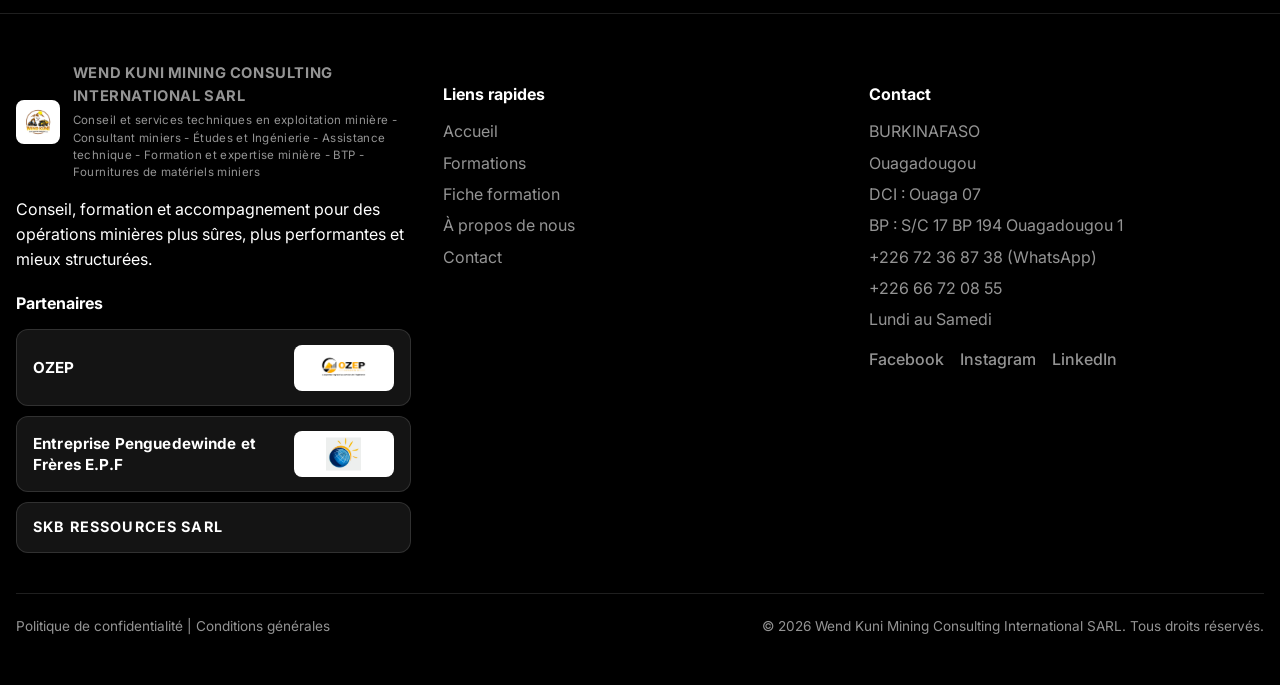
<file: formation-supervision-operations.html>
<!DOCTYPE html>
<html lang="fr">
  <head>
    <meta charset="UTF-8" />
    <meta name="viewport" content="width=device-width, initial-scale=1.0" />
    <title>Formation Supervision des opérations minières | WEND KUNI MINING CONSULTING INTERNATIONAL SARL</title>
    <meta name="description" content="Formation Supervision des opérations minières de Wend Kuni Mining Consulting International SARL : planifier, coordonner et optimiser les opérations, préalables, contenu, durée et coût." />
    <link rel="preconnect" href="https://fonts.googleapis.com" />
    <link rel="preconnect" href="https://fonts.gstatic.com" crossorigin />
    <link href="https://fonts.googleapis.com/css2?family=Inter:wght@400;500;600;700;800&display=swap" rel="stylesheet" />
    <link rel="stylesheet" href="styles.css" />
  </head>
  <body>
    <div class="utility-bar">
      <div class="container utility-bar__content">
        <span>Suivez-nous sur Facebook, Instagram et LinkedIn</span>
        <div class="social-links">
          <a href="https://www.facebook.com/profile.php?id=61591232922411" target="_blank" rel="noopener">Facebook</a>
          <a href="#">Instagram</a>
          <a href="#">LinkedIn</a>
        </div>
      </div>
    </div>

    <header class="site-header">
      <div class="container header-inner">
        <a href="index.html" class="brand">
          <img class="brand__mark" src="Images/Logo.jpeg" alt="Wend Kuni Mining Consulting International SARL" />
          <span class="brand__text">
            <span class="brand__name">WEND KUNI MINING CONSULTING INTERNATIONAL SARL</span>
            <span class="brand__subtitle">Conseil et services techniques en exploitation minière - Consultant miniers - Études et Ingénierie - Assistance technique - Formation et expertise minière - BTP - Fournitures de matériels miniers</span>
          </span>
        </a>
        <button class="menu-toggle" aria-label="Ouvrir le menu" aria-expanded="false">
          <span></span><span></span><span></span>
        </button>
        <nav class="site-nav" aria-label="Menu principal">
          <a href="index.html">Accueil</a>
          <a href="formations.html" class="active">Formations</a>
          <a href="about.html">À propos</a>
          <a href="contact.html">Contact</a>
        </nav>
      </div>
    </header>

    <main>
      <section class="banner-solid">
        <div class="container">
          <p class="eyebrow eyebrow--light">Fiche formation</p>
          <h1>Supervision des opérations minières</h1>
          <p>Planifier, coordonner, contrôler et optimiser les opérations minières.</p>
        </div>
      </section>

      <section class="section">
        <div class="container fiche">
          <div class="fiche-band">
            <h2>Description de la formation</h2>
            <p>Former des superviseurs capables de planifier, coordonner, contrôler et optimiser les opérations minières en garantissant l'atteinte des objectifs de production, le respect des normes HSE, la bonne gestion des équipes et l'utilisation efficace des équipements.</p>
            <p><strong>Où travaillent les diplômés :</strong> sociétés minières industrielles, mines à ciel ouvert et souterraines, entreprises de sous-traitance minière, cabinets de conseil minier, sociétés d'ingénierie, entreprises de services miniers.</p>
          </div>

          <div class="fiche-split">
            <div class="fiche-box">
              <h3>Préalables académiques</h3>
              <ul>
                <li>Niveau minimum : BAC ou équivalent</li>
                <li>BTS, DUT, Licence ou diplôme d'ingénieur dans un domaine technique : recommandés</li>
                <li>Professionnels des mines admis sur étude de dossier</li>
                <li>Maîtrise du français</li>
              </ul>
            </div>
            <div class="fiche-box">
              <h3>Débouchés</h3>
              <p>Superviseur des opérations minières, superviseur de production, superviseur de chantier…</p>
              <a href="#debouches" class="text-link">Voir tous les débouchés ↓</a>
            </div>
          </div>

          <div class="estab-band">
            <h2>Établissement offrant la formation</h2>
            <p><strong>Wend Kuni Mining Consulting International SARL</strong></p>
            <p>Ouagadougou — Secteur ZAD / Kossodo, Burkina Faso</p>
            <p>DCI : Ouaga 07 — BP : S/C 17 BP 194 Ouagadougou 1</p>
            <div class="estab-map">
              <a class="btn btn--light" href="https://maps.google.com/?q=Kossodo,+Ouagadougou,+Burkina+Faso" target="_blank" rel="noopener">Voir notre localisation sur Google Maps &#8594;</a>
            </div>
          </div>

          <div class="services-grid">
            <div class="service-card">
              <div class="service-card__icon" aria-hidden="true">ℹ️</div>
              <h4>Informations générales</h4>
              <p>Réponses à vos questions sur la formation, les préalables et l'organisation des cours.</p>
            </div>
            <div class="service-card">
              <div class="service-card__icon" aria-hidden="true">📝</div>
              <h4>Accompagnement à l'inscription</h4>
              <p>Aide personnalisée pour constituer et déposer votre dossier d'admission.</p>
            </div>
            <div class="service-card">
              <div class="service-card__icon" aria-hidden="true">📋</div>
              <h4>Support administratif</h4>
              <p>Assistance pour les attestations, pièces justificatives et documents administratifs.</p>
            </div>
          </div>

          <div class="fiche-split">
            <div class="fiche-box">
              <h3>Objectifs de la formation</h3>
              <ul>
                <li>Planifier et coordonner la production quotidienne</li>
                <li>Animer et manager les équipes de production</li>
                <li>Garantir le respect des normes HSE sur le site</li>
                <li>Superviser le forage, le minage, le chargement et le transport</li>
                <li>Assurer le contrôle qualité du minerai (Grade Control)</li>
                <li>Piloter la performance à l'aide des KPI</li>
              </ul>
            </div>
            <div class="fiche-box">
              <h3>Contenu de la formation</h3>
              <div class="table-wrapper">
                <table class="module-table">
                  <thead>
                    <tr><th>Module</th></tr>
                  </thead>
                  <tbody>
                    <tr><td class="check">✓</td><td>Introduction à la supervision des opérations minières</td></tr>
                    <tr><td class="check">✓</td><td>Organisation d'une exploitation minière</td></tr>
                    <tr><td class="check">✓</td><td>Rôles et responsabilités du superviseur</td></tr>
                    <tr><td class="check">✓</td><td>Planification quotidienne de la production</td></tr>
                    <tr><td class="check">✓</td><td>Gestion des équipes et leadership</td></tr>
                    <tr><td class="check">✓</td><td>Communication opérationnelle et rapports de production</td></tr>
                    <tr><td class="check">✓</td><td>Santé, Sécurité et Environnement (HSE)</td></tr>
                    <tr><td class="check">✓</td><td>Supervision des opérations de forage et de minage</td></tr>
                    <tr><td class="check">✓</td><td>Supervision du chargement et du transport</td></tr>
                    <tr><td class="check">✓</td><td>Contrôle de la qualité du minerai (Grade Control)</td></tr>
                    <tr><td class="check">✓</td><td>Gestion des équipements et coordination avec la maintenance</td></tr>
                    <tr><td class="check">✓</td><td>Gestion des indicateurs de performance (KPI)</td></tr>
                    <tr><td class="check">✓</td><td>Gestion des incidents et résolution de problèmes</td></tr>
                    <tr><td class="check">✓</td><td>Gestion des coûts et optimisation de la production</td></tr>
                    <tr><td class="check">✓</td><td>Études de cas et simulations de supervision</td></tr>
                    <tr><td class="check">✓</td><td>Projet final et évaluation pratique</td></tr>
                  </tbody>
                </table>
              </div>
            </div>
          </div>

          <div class="fiche-box" id="debouches">
            <h3>Débouchés professionnels</h3>
            <ul>
              <li>Superviseur des opérations minières</li>
              <li>Superviseur de production</li>
              <li>Superviseur de chantier minier</li>
              <li>Coordinateur des opérations minières</li>
              <li>Chef d'équipe de production</li>
              <li>Ingénieur de production</li>
              <li>Surintendant adjoint</li>
              <li>Consultant en gestion des opérations minières</li>
            </ul>
          </div>

          <div class="fiche-meta">
            <div class="fiche-meta__item">
              <span class="fiche-meta__label">Coût de la formation</span>
              <span class="fiche-meta__value">300 000 FCFA</span>
            </div>
            <div class="fiche-meta__item">
              <span class="fiche-meta__label">Disponibilité</span>
              <span class="fiche-meta__value"><span class="badge badge--available">Formation actuellement disponible</span></span>
            </div>
          </div>

          <div class="fiche-box fiche-related">
            <h3>Formations connexes</h3>
            <p>
              <a href="formation-planification-miniere.html" class="text-link">Planification minière</a> ·
              <a href="formation-drill-blast.html" class="text-link">Drill and Blast</a> ·
              <a href="formation-gestion-maintenance.html" class="text-link">Gestion de la maintenance minière</a>
            </p>
          </div>

          <div class="fiche-actions">
            <a href="formations.html" class="btn btn--secondary">← Toutes les formations</a>
            <a href="contact.html" class="btn btn--primary">S'inscrire à cette formation</a>
          </div>
        </div>
      </section>
    </main>

    <footer class="site-footer">
      <div class="container">
        <div class="footer-grid">
          <div>
            <a href="index.html" class="brand brand--footer">
              <img class="brand__mark" src="Images/Logo.jpeg" alt="Wend Kuni Mining Consulting International SARL" />
              <span class="brand__text">
                <span class="brand__name">WEND KUNI MINING CONSULTING INTERNATIONAL SARL</span>
                <span class="brand__subtitle">Conseil et services techniques en exploitation minière - Consultant miniers - Études et Ingénierie - Assistance technique - Formation et expertise minière - BTP - Fournitures de matériels miniers</span>
              </span>
            </a>
            <p>Conseil, formation et accompagnement pour des opérations minières plus sûres, plus performantes et mieux structurées.</p>
            <h3>Partenaires</h3>
            <div class="footer-partners">
              <div class="footer-partner">
                <span class="footer-partner__name">OZEP</span>
                <img class="footer-partner__logo" src="Images/logo-partenaire-1.png" alt="OZEP" />
              </div>
              <div class="footer-partner">
                <span class="footer-partner__name">Entreprise Penguedewinde et Frères E.P.F</span>
                <img class="footer-partner__logo" src="Images/logo-partenaire-2.png" alt="Entreprise Penguedewinde et Frères E.P.F" />
              </div>
              <div class="footer-partner footer-partner--textonly">
                <span class="footer-partner__name">SkB Ressources SARL</span>
              </div>
            </div>
          </div>

          <div>
            <h3>Liens rapides</h3>
            <ul>
              <li><a href="index.html">Accueil</a></li>
              <li><a href="formations.html">Formations</a></li>
              <li><a href="formation-drill-blast.html">Fiche formation</a></li>
              <li><a href="about.html">À propos de nous</a></li>
              <li><a href="contact.html">Contact</a></li>
            </ul>
          </div>

          <div>
            <h3>Contact</h3>
            <ul>
              <li>BURKINAFASO</li>
              <li>Ouagadougou</li>
              <li>DCI : Ouaga 07</li>
              <li>BP : S/C 17 BP 194 Ouagadougou 1</li>
              <li>+226 72 36 87 38 (WhatsApp)</li>
              <li>+226 66 72 08 55</li>
              <li>Lundi au Samedi</li>
            </ul>
            <div class="social-links social-links--footer">
              <a href="https://www.facebook.com/profile.php?id=61591232922411" target="_blank" rel="noopener">Facebook</a>
              <a href="#">Instagram</a>
              <a href="#">LinkedIn</a>
            </div>
          </div>
        </div>

        <div class="footer-bottom">
          <div class="footer-legal">
            <a href="#">Politique de confidentialité</a> | <a href="#">Conditions générales</a>
          </div>
          <span>© 2026 Wend Kuni Mining Consulting International SARL. Tous droits réservés.</span>
        </div>
      </div>
    </footer>

    <script src="script.js"></script>
  </body>
</html>
</file>
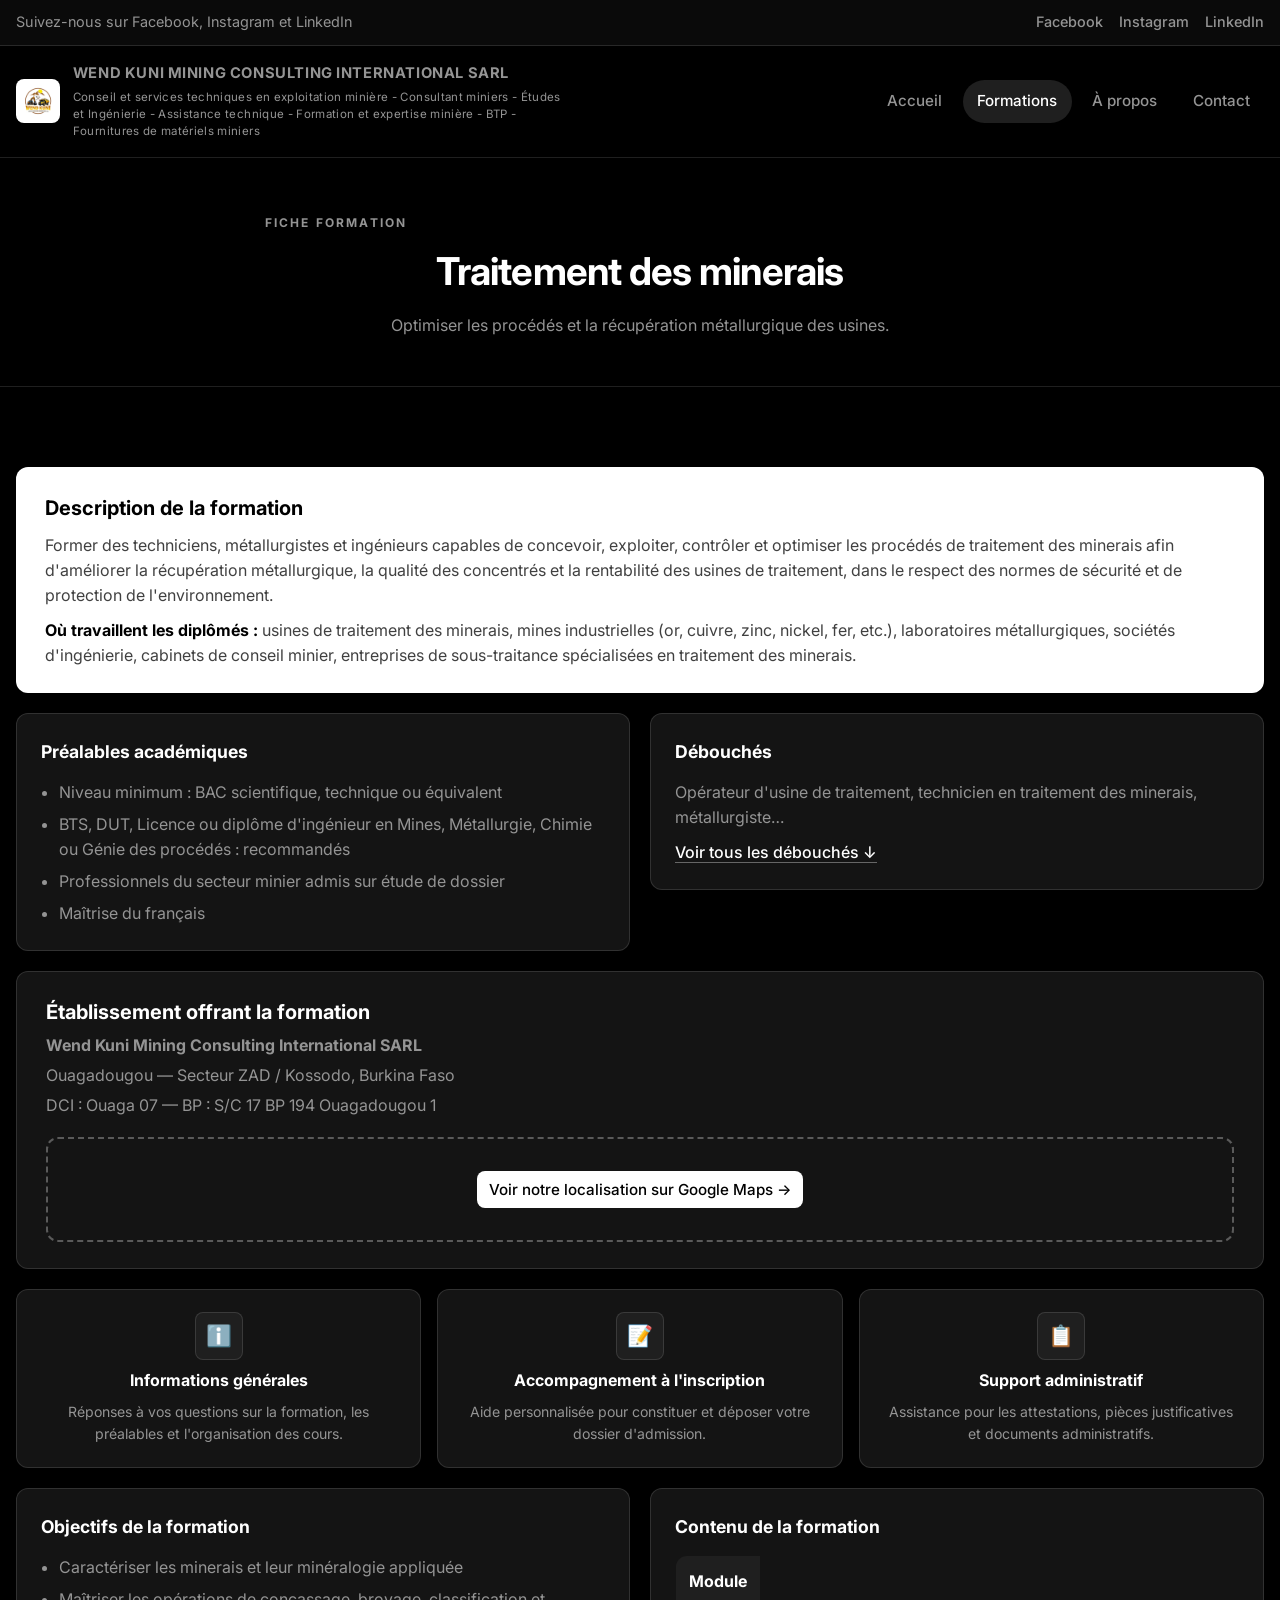
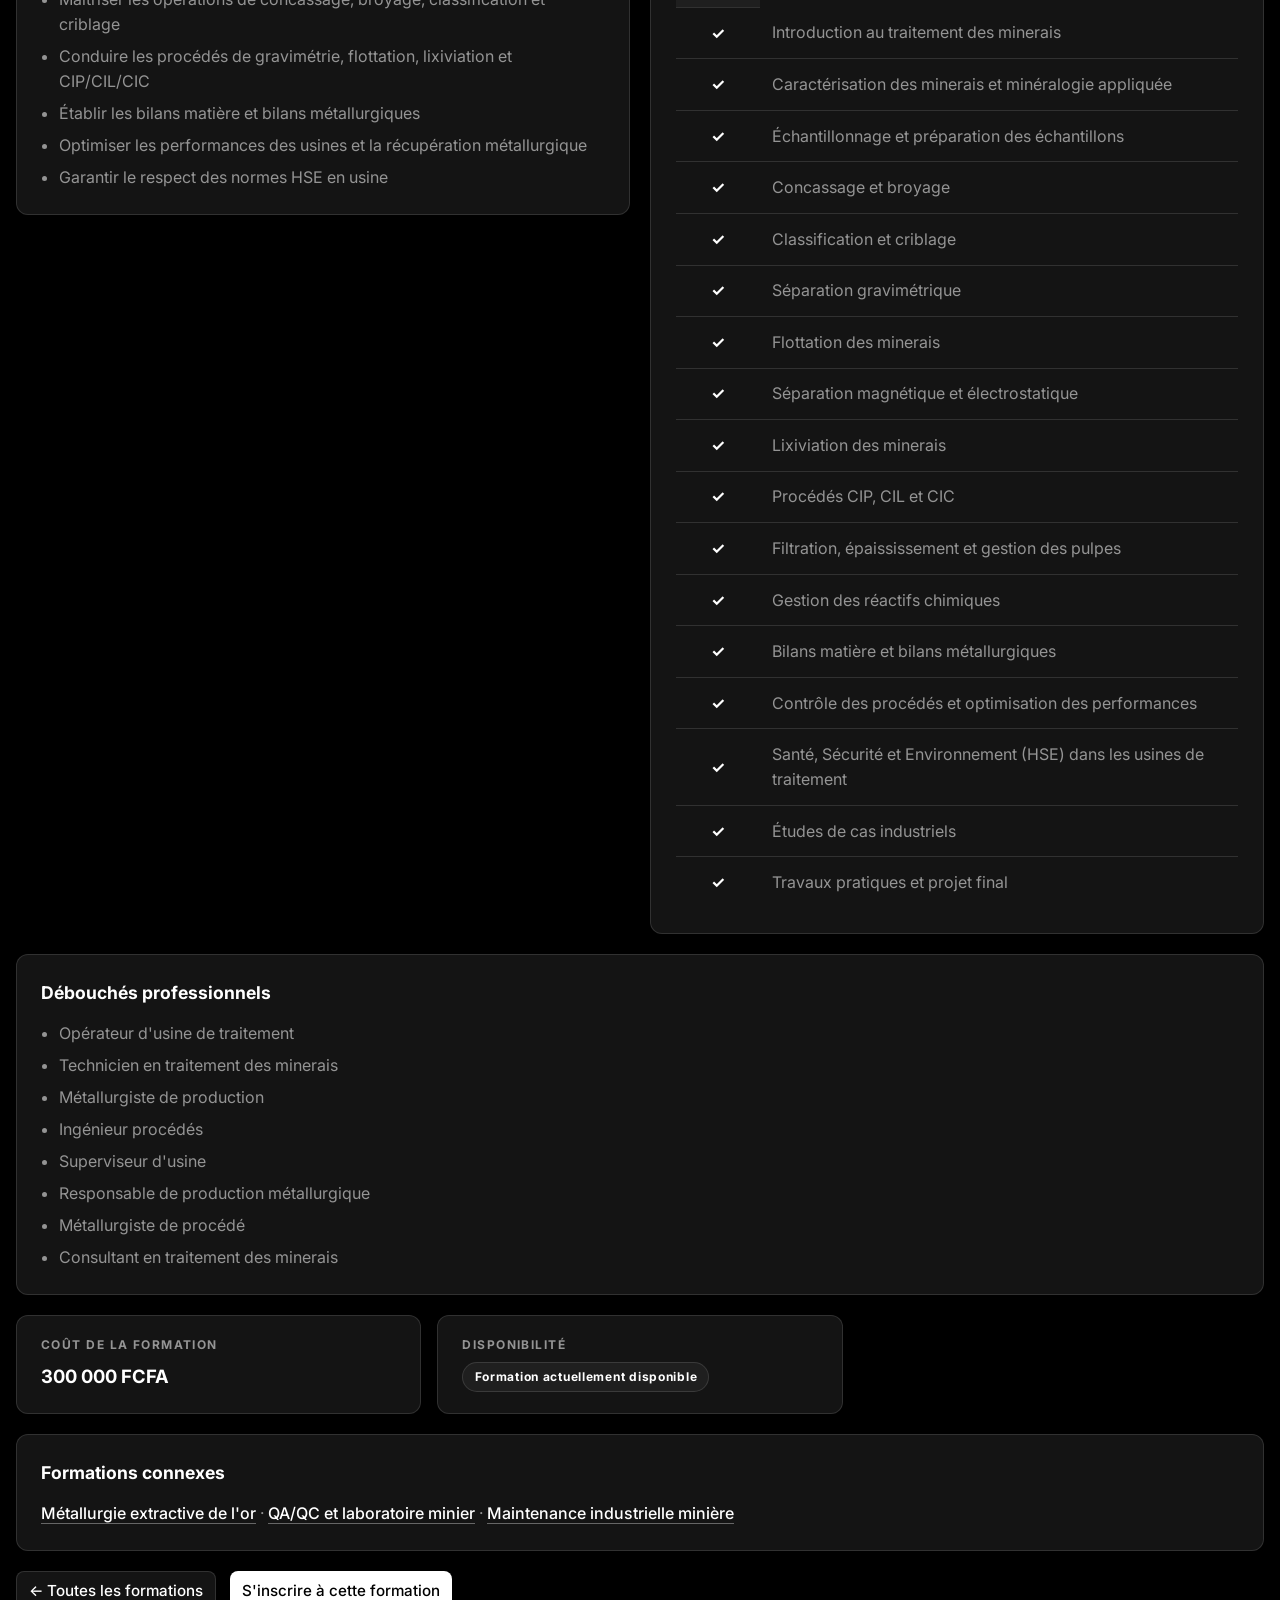
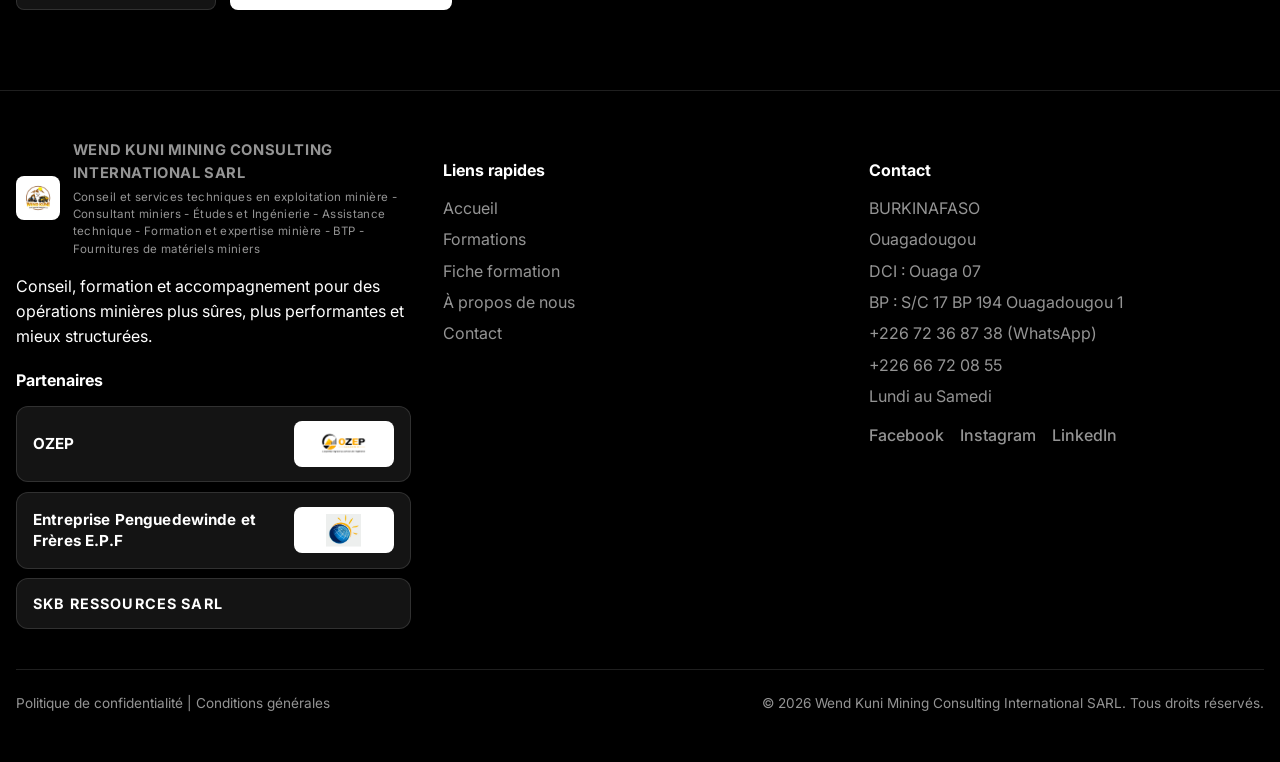
<file: formation-traitement-minerais.html>
<!DOCTYPE html>
<html lang="fr">
  <head>
    <meta charset="UTF-8" />
    <meta name="viewport" content="width=device-width, initial-scale=1.0" />
    <title>Formation Traitement des minerais | WEND KUNI MINING CONSULTING INTERNATIONAL SARL</title>
    <meta name="description" content="Formation Traitement des minerais de Wend Kuni Mining Consulting International SARL : procédés de traitement, récupération métallurgique, préalables, contenu, durée et coût." />
    <link rel="preconnect" href="https://fonts.googleapis.com" />
    <link rel="preconnect" href="https://fonts.gstatic.com" crossorigin />
    <link href="https://fonts.googleapis.com/css2?family=Inter:wght@400;500;600;700;800&display=swap" rel="stylesheet" />
    <link rel="stylesheet" href="styles.css" />
  </head>
  <body>
    <div class="utility-bar">
      <div class="container utility-bar__content">
        <span>Suivez-nous sur Facebook, Instagram et LinkedIn</span>
        <div class="social-links">
          <a href="https://www.facebook.com/profile.php?id=61591232922411" target="_blank" rel="noopener">Facebook</a>
          <a href="#">Instagram</a>
          <a href="#">LinkedIn</a>
        </div>
      </div>
    </div>

    <header class="site-header">
      <div class="container header-inner">
        <a href="index.html" class="brand">
          <img class="brand__mark" src="Images/Logo.jpeg" alt="Wend Kuni Mining Consulting International SARL" />
          <span class="brand__text">
            <span class="brand__name">WEND KUNI MINING CONSULTING INTERNATIONAL SARL</span>
            <span class="brand__subtitle">Conseil et services techniques en exploitation minière - Consultant miniers - Études et Ingénierie - Assistance technique - Formation et expertise minière - BTP - Fournitures de matériels miniers</span>
          </span>
        </a>
        <button class="menu-toggle" aria-label="Ouvrir le menu" aria-expanded="false">
          <span></span><span></span><span></span>
        </button>
        <nav class="site-nav" aria-label="Menu principal">
          <a href="index.html">Accueil</a>
          <a href="formations.html" class="active">Formations</a>
          <a href="about.html">À propos</a>
          <a href="contact.html">Contact</a>
        </nav>
      </div>
    </header>

    <main>
      <section class="banner-solid">
        <div class="container">
          <p class="eyebrow eyebrow--light">Fiche formation</p>
          <h1>Traitement des minerais</h1>
          <p>Optimiser les procédés et la récupération métallurgique des usines.</p>
        </div>
      </section>

      <section class="section">
        <div class="container fiche">
          <div class="fiche-band">
            <h2>Description de la formation</h2>
            <p>Former des techniciens, métallurgistes et ingénieurs capables de concevoir, exploiter, contrôler et optimiser les procédés de traitement des minerais afin d'améliorer la récupération métallurgique, la qualité des concentrés et la rentabilité des usines de traitement, dans le respect des normes de sécurité et de protection de l'environnement.</p>
            <p><strong>Où travaillent les diplômés :</strong> usines de traitement des minerais, mines industrielles (or, cuivre, zinc, nickel, fer, etc.), laboratoires métallurgiques, sociétés d'ingénierie, cabinets de conseil minier, entreprises de sous-traitance spécialisées en traitement des minerais.</p>
          </div>

          <div class="fiche-split">
            <div class="fiche-box">
              <h3>Préalables académiques</h3>
              <ul>
                <li>Niveau minimum : BAC scientifique, technique ou équivalent</li>
                <li>BTS, DUT, Licence ou diplôme d'ingénieur en Mines, Métallurgie, Chimie ou Génie des procédés : recommandés</li>
                <li>Professionnels du secteur minier admis sur étude de dossier</li>
                <li>Maîtrise du français</li>
              </ul>
            </div>
            <div class="fiche-box">
              <h3>Débouchés</h3>
              <p>Opérateur d'usine de traitement, technicien en traitement des minerais, métallurgiste…</p>
              <a href="#debouches" class="text-link">Voir tous les débouchés ↓</a>
            </div>
          </div>

          <div class="estab-band">
            <h2>Établissement offrant la formation</h2>
            <p><strong>Wend Kuni Mining Consulting International SARL</strong></p>
            <p>Ouagadougou — Secteur ZAD / Kossodo, Burkina Faso</p>
            <p>DCI : Ouaga 07 — BP : S/C 17 BP 194 Ouagadougou 1</p>
            <div class="estab-map">
              <a class="btn btn--light" href="https://maps.google.com/?q=Kossodo,+Ouagadougou,+Burkina+Faso" target="_blank" rel="noopener">Voir notre localisation sur Google Maps &#8594;</a>
            </div>
          </div>

          <div class="services-grid">
            <div class="service-card">
              <div class="service-card__icon" aria-hidden="true">ℹ️</div>
              <h4>Informations générales</h4>
              <p>Réponses à vos questions sur la formation, les préalables et l'organisation des cours.</p>
            </div>
            <div class="service-card">
              <div class="service-card__icon" aria-hidden="true">📝</div>
              <h4>Accompagnement à l'inscription</h4>
              <p>Aide personnalisée pour constituer et déposer votre dossier d'admission.</p>
            </div>
            <div class="service-card">
              <div class="service-card__icon" aria-hidden="true">📋</div>
              <h4>Support administratif</h4>
              <p>Assistance pour les attestations, pièces justificatives et documents administratifs.</p>
            </div>
          </div>

          <div class="fiche-split">
            <div class="fiche-box">
              <h3>Objectifs de la formation</h3>
              <ul>
                <li>Caractériser les minerais et leur minéralogie appliquée</li>
                <li>Maîtriser les opérations de concassage, broyage, classification et criblage</li>
                <li>Conduire les procédés de gravimétrie, flottation, lixiviation et CIP/CIL/CIC</li>
                <li>Établir les bilans matière et bilans métallurgiques</li>
                <li>Optimiser les performances des usines et la récupération métallurgique</li>
                <li>Garantir le respect des normes HSE en usine</li>
              </ul>
            </div>
            <div class="fiche-box">
              <h3>Contenu de la formation</h3>
              <div class="table-wrapper">
                <table class="module-table">
                  <thead>
                    <tr><th>Module</th></tr>
                  </thead>
                  <tbody>
                    <tr><td class="check">✓</td><td>Introduction au traitement des minerais</td></tr>
                    <tr><td class="check">✓</td><td>Caractérisation des minerais et minéralogie appliquée</td></tr>
                    <tr><td class="check">✓</td><td>Échantillonnage et préparation des échantillons</td></tr>
                    <tr><td class="check">✓</td><td>Concassage et broyage</td></tr>
                    <tr><td class="check">✓</td><td>Classification et criblage</td></tr>
                    <tr><td class="check">✓</td><td>Séparation gravimétrique</td></tr>
                    <tr><td class="check">✓</td><td>Flottation des minerais</td></tr>
                    <tr><td class="check">✓</td><td>Séparation magnétique et électrostatique</td></tr>
                    <tr><td class="check">✓</td><td>Lixiviation des minerais</td></tr>
                    <tr><td class="check">✓</td><td>Procédés CIP, CIL et CIC</td></tr>
                    <tr><td class="check">✓</td><td>Filtration, épaississement et gestion des pulpes</td></tr>
                    <tr><td class="check">✓</td><td>Gestion des réactifs chimiques</td></tr>
                    <tr><td class="check">✓</td><td>Bilans matière et bilans métallurgiques</td></tr>
                    <tr><td class="check">✓</td><td>Contrôle des procédés et optimisation des performances</td></tr>
                    <tr><td class="check">✓</td><td>Santé, Sécurité et Environnement (HSE) dans les usines de traitement</td></tr>
                    <tr><td class="check">✓</td><td>Études de cas industriels</td></tr>
                    <tr><td class="check">✓</td><td>Travaux pratiques et projet final</td></tr>
                  </tbody>
                </table>
              </div>
            </div>
          </div>

          <div class="fiche-box" id="debouches">
            <h3>Débouchés professionnels</h3>
            <ul>
              <li>Opérateur d'usine de traitement</li>
              <li>Technicien en traitement des minerais</li>
              <li>Métallurgiste de production</li>
              <li>Ingénieur procédés</li>
              <li>Superviseur d'usine</li>
              <li>Responsable de production métallurgique</li>
              <li>Métallurgiste de procédé</li>
              <li>Consultant en traitement des minerais</li>
            </ul>
          </div>

          <div class="fiche-meta">
            <div class="fiche-meta__item">
              <span class="fiche-meta__label">Coût de la formation</span>
              <span class="fiche-meta__value">300 000 FCFA</span>
            </div>
            <div class="fiche-meta__item">
              <span class="fiche-meta__label">Disponibilité</span>
              <span class="fiche-meta__value"><span class="badge badge--available">Formation actuellement disponible</span></span>
            </div>
          </div>

          <div class="fiche-box fiche-related">
            <h3>Formations connexes</h3>
            <p>
              <a href="formation-metallurgie-extractive.html" class="text-link">Métallurgie extractive de l'or</a> ·
              <a href="formation-qa-qc-laboratoire.html" class="text-link">QA/QC et laboratoire minier</a> ·
              <a href="formation-maintenance-industrielle.html" class="text-link">Maintenance industrielle minière</a>
            </p>
          </div>

          <div class="fiche-actions">
            <a href="formations.html" class="btn btn--secondary">← Toutes les formations</a>
            <a href="contact.html" class="btn btn--primary">S'inscrire à cette formation</a>
          </div>
        </div>
      </section>
    </main>

    <footer class="site-footer">
      <div class="container">
        <div class="footer-grid">
          <div>
            <a href="index.html" class="brand brand--footer">
              <img class="brand__mark" src="Images/Logo.jpeg" alt="Wend Kuni Mining Consulting International SARL" />
              <span class="brand__text">
                <span class="brand__name">WEND KUNI MINING CONSULTING INTERNATIONAL SARL</span>
                <span class="brand__subtitle">Conseil et services techniques en exploitation minière - Consultant miniers - Études et Ingénierie - Assistance technique - Formation et expertise minière - BTP - Fournitures de matériels miniers</span>
              </span>
            </a>
            <p>Conseil, formation et accompagnement pour des opérations minières plus sûres, plus performantes et mieux structurées.</p>
            <h3>Partenaires</h3>
            <div class="footer-partners">
              <div class="footer-partner">
                <span class="footer-partner__name">OZEP</span>
                <img class="footer-partner__logo" src="Images/logo-partenaire-1.png" alt="OZEP" />
              </div>
              <div class="footer-partner">
                <span class="footer-partner__name">Entreprise Penguedewinde et Frères E.P.F</span>
                <img class="footer-partner__logo" src="Images/logo-partenaire-2.png" alt="Entreprise Penguedewinde et Frères E.P.F" />
              </div>
              <div class="footer-partner footer-partner--textonly">
                <span class="footer-partner__name">SkB Ressources SARL</span>
              </div>
            </div>
          </div>

          <div>
            <h3>Liens rapides</h3>
            <ul>
              <li><a href="index.html">Accueil</a></li>
              <li><a href="formations.html">Formations</a></li>
              <li><a href="formation-drill-blast.html">Fiche formation</a></li>
              <li><a href="about.html">À propos de nous</a></li>
              <li><a href="contact.html">Contact</a></li>
            </ul>
          </div>

          <div>
            <h3>Contact</h3>
            <ul>
              <li>BURKINAFASO</li>
              <li>Ouagadougou</li>
              <li>DCI : Ouaga 07</li>
              <li>BP : S/C 17 BP 194 Ouagadougou 1</li>
              <li>+226 72 36 87 38 (WhatsApp)</li>
              <li>+226 66 72 08 55</li>
              <li>Lundi au Samedi</li>
            </ul>
            <div class="social-links social-links--footer">
              <a href="https://www.facebook.com/profile.php?id=61591232922411" target="_blank" rel="noopener">Facebook</a>
              <a href="#">Instagram</a>
              <a href="#">LinkedIn</a>
            </div>
          </div>
        </div>

        <div class="footer-bottom">
          <div class="footer-legal">
            <a href="#">Politique de confidentialité</a> | <a href="#">Conditions générales</a>
          </div>
          <span>© 2026 Wend Kuni Mining Consulting International SARL. Tous droits réservés.</span>
        </div>
      </div>
    </footer>

    <script src="script.js"></script>
  </body>
</html>
</file>
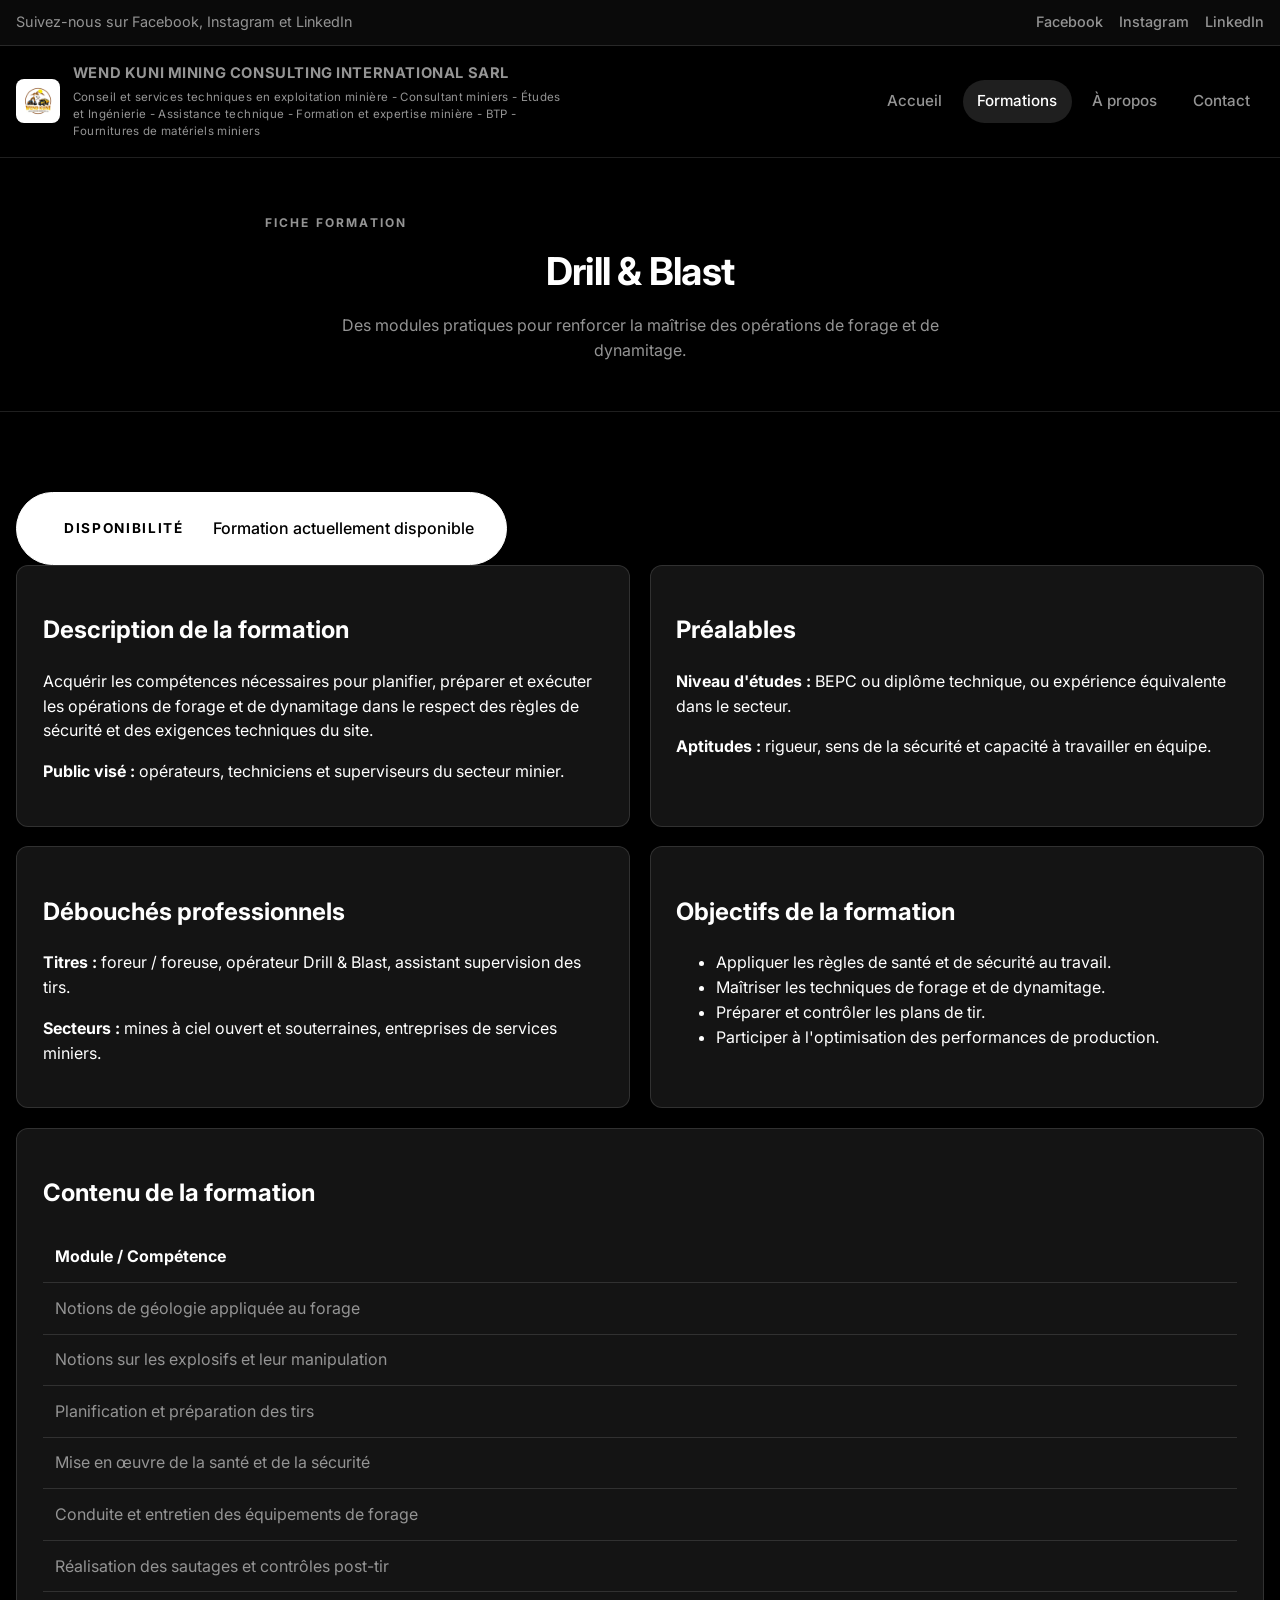
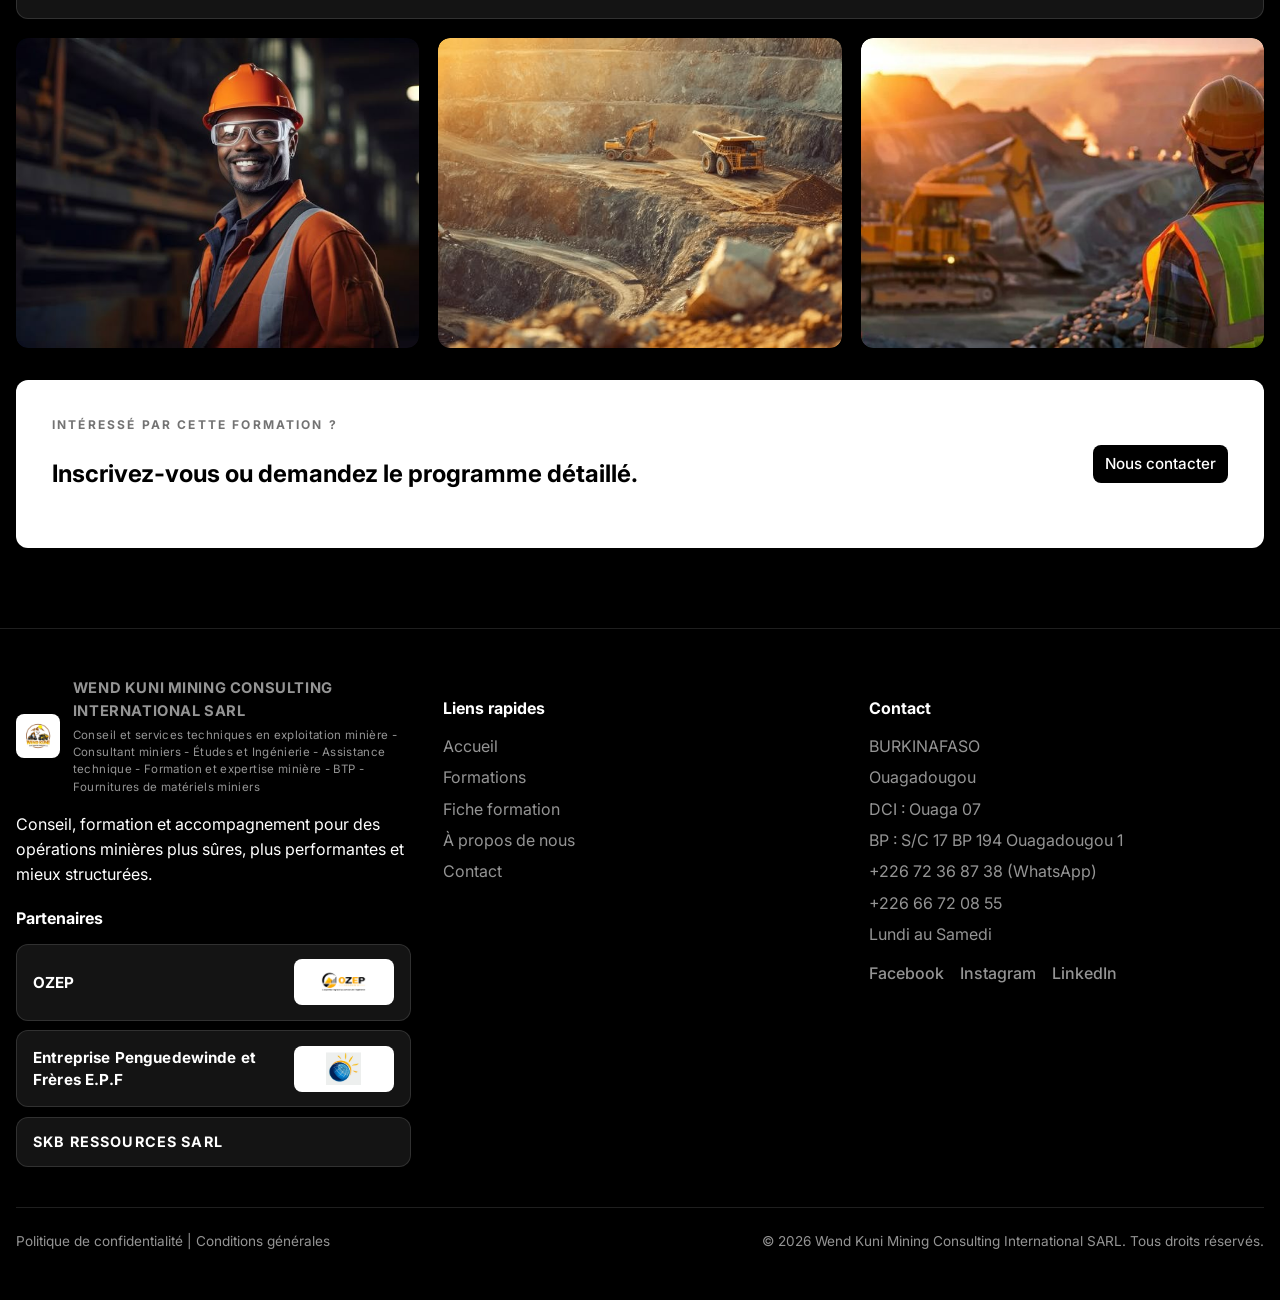
<file: formation.html>
<!DOCTYPE html>
<html lang="fr">
  <head>
    <meta charset="UTF-8" />
    <meta name="viewport" content="width=device-width, initial-scale=1.0" />
    <title>Fiche formation : Drill & Blast | WEND KUNI MINING CONSULTING INTERNATIONAL SARL</title>
    <meta name="description" content="Fiche de la formation Drill & Blast de Wend Kuni Mining Consulting International SARL : objectifs, contenu, préalables et débouchés professionnels." />
    <link rel="preconnect" href="https://fonts.googleapis.com" />
    <link rel="preconnect" href="https://fonts.gstatic.com" crossorigin />
    <link href="https://fonts.googleapis.com/css2?family=Inter:wght@400;500;600;700;800&display=swap" rel="stylesheet" />
    <link rel="stylesheet" href="styles.css" />
  </head>
  <body>
    <div class="utility-bar">
      <div class="container utility-bar__content">
        <span>Suivez-nous sur Facebook, Instagram et LinkedIn</span>
        <div class="social-links">
          <a href="https://www.facebook.com/profile.php?id=61591232922411" target="_blank" rel="noopener">Facebook</a>
          <a href="#">Instagram</a>
          <a href="#">LinkedIn</a>
        </div>
      </div>
    </div>

    <header class="site-header">
      <div class="container header-inner">
        <a href="index.html" class="brand">
          <img class="brand__mark" src="Images/Logo.jpeg" alt="Wend Kuni Mining Consulting International SARL" />
          <span class="brand__text">
            <span class="brand__name">WEND KUNI MINING CONSULTING INTERNATIONAL SARL</span>
            <span class="brand__subtitle">Conseil et services techniques en exploitation minière - Consultant miniers - Études et Ingénierie - Assistance technique - Formation et expertise minière - BTP - Fournitures de matériels miniers</span>
          </span>
        </a>
        <button class="menu-toggle" aria-label="Ouvrir le menu" aria-expanded="false">
          <span></span><span></span><span></span>
        </button>
        <nav class="site-nav" aria-label="Menu principal">
          <a href="index.html">Accueil</a>
          <a href="formations.html" class="active">Formations</a>
          <a href="about.html">À propos</a>
          <a href="contact.html">Contact</a>
        </nav>
      </div>
    </header>

    <main>
      <section class="banner-solid">
        <div class="container">
          <p class="eyebrow eyebrow--light">Fiche formation</p>
          <h1>Drill &amp; Blast</h1>
          <p>Des modules pratiques pour renforcer la maîtrise des opérations de forage et de dynamitage.</p>
        </div>
      </section>

      <section class="section">
        <div class="container">
          <div class="search-note search-note--featured">
            <span class="search-note__label">Disponibilité</span>
            <p>Formation actuellement disponible</p>
          </div>

          <div class="detail-layout">
            <article class="detail-card">
              <h2>Description de la formation</h2>
              <p>Acquérir les compétences nécessaires pour planifier, préparer et exécuter les opérations de forage et de dynamitage dans le respect des règles de sécurité et des exigences techniques du site.</p>
              <p><strong>Public visé :</strong> opérateurs, techniciens et superviseurs du secteur minier.</p>
              
            </article>

            <article class="detail-card">
              <h2>Préalables</h2>
              <p><strong>Niveau d'études :</strong> BEPC ou diplôme technique, ou expérience équivalente dans le secteur.</p>
              <p><strong>Aptitudes :</strong> rigueur, sens de la sécurité et capacité à travailler en équipe.</p>
            </article>

            <article class="detail-card">
              <h2>Débouchés professionnels</h2>
              <p><strong>Titres :</strong> foreur / foreuse, opérateur Drill &amp; Blast, assistant supervision des tirs.</p>
              <p><strong>Secteurs :</strong> mines à ciel ouvert et souterraines, entreprises de services miniers.</p>
            </article>

            <article class="detail-card">
              <h2>Objectifs de la formation</h2>
              <ul>
                <li>Appliquer les règles de santé et de sécurité au travail.</li>
                <li>Maîtriser les techniques de forage et de dynamitage.</li>
                <li>Préparer et contrôler les plans de tir.</li>
                <li>Participer à l'optimisation des performances de production.</li>
              </ul>
            </article>
          </div>

          <div class="detail-card detail-card--wide table-wrapper" style="margin-top: 1.2rem;">
            <h2>Contenu de la formation</h2>
            <table>
              <thead>
                <tr>
                  <th>Module / Compétence</th>
                </tr>
              </thead>
              <tbody>
                <tr><td>Notions de géologie appliquée au forage</td></tr>
                <tr><td>Notions sur les explosifs et leur manipulation</td></tr>
                <tr><td>Planification et préparation des tirs</td></tr>
                <tr><td>Mise en œuvre de la santé et de la sécurité</td></tr>
                <tr><td>Conduite et entretien des équipements de forage</td></tr>
                <tr><td>Réalisation des sautages et contrôles post-tir</td></tr>
              </tbody>
            </table>
          </div>

          <div class="card-grid" style="margin-top: 1.2rem;">
            <div class="image-card"><img src="Images/Image 1.jpeg" alt="Formation Drill & Blast sur le terrain" /></div>
            <div class="image-card"><img src="Images/Image 2.jpeg" alt="Équipe minière en action" /></div>
            <div class="image-card"><img src="Images/Image 3.jpeg" alt="Formation professionnelle en milieu minier" /></div>
          </div>

          <div class="cta-card" style="margin-top: 2rem;">
            <div>
              <p class="eyebrow eyebrow--light">Intéressé par cette formation ?</p>
              <h2>Inscrivez-vous ou demandez le programme détaillé.</h2>
            </div>
            <a href="contact.html" class="btn btn--light">Nous contacter</a>
          </div>
        </div>
      </section>
    </main>

    <footer class="site-footer">
      <div class="container">
        <div class="footer-grid">
          <div>
            <a href="index.html" class="brand brand--footer">
              <img class="brand__mark" src="Images/Logo.jpeg" alt="Wend Kuni Mining Consulting International SARL" />
              <span class="brand__text">
            <span class="brand__name">WEND KUNI MINING CONSULTING INTERNATIONAL SARL</span>
            <span class="brand__subtitle">Conseil et services techniques en exploitation minière - Consultant miniers - Études et Ingénierie - Assistance technique - Formation et expertise minière - BTP - Fournitures de matériels miniers</span>
          </span>
            </a>
            <p>Conseil, formation et accompagnement pour des opérations minières plus sûres, plus performantes et mieux structurées.</p>
            <h3>Partenaires</h3>
            <div class="footer-partners">
              <div class="footer-partner">
                <span class="footer-partner__name">OZEP</span>
                <img class="footer-partner__logo" src="Images/logo-partenaire-1.png" alt="OZEP" />
              </div>
              <div class="footer-partner">
                <span class="footer-partner__name">Entreprise Penguedewinde et Frères E.P.F</span>
                <img class="footer-partner__logo" src="Images/logo-partenaire-2.png" alt="Entreprise Penguedewinde et Frères E.P.F" />
              </div>
              <div class="footer-partner footer-partner--textonly">
                <span class="footer-partner__name">SkB Ressources SARL</span>
              </div>
            </div>
          </div>

          <div>
            <h3>Liens rapides</h3>
            <ul>
              <li><a href="index.html">Accueil</a></li>
              <li><a href="formations.html">Formations</a></li>
              <li><a href="formation-drill-blast.html">Fiche formation</a></li>
              <li><a href="about.html">À propos de nous</a></li>
              <li><a href="contact.html">Contact</a></li>
            </ul>
          </div>

          <div>
            <h3>Contact</h3>
            <ul>
              <li>BURKINAFASO</li>
              <li>Ouagadougou</li>
              <li>DCI : Ouaga 07</li>
              <li>BP : S/C 17 BP 194 Ouagadougou 1</li>
              <li>+226 72 36 87 38 (WhatsApp)</li>
              <li>+226 66 72 08 55</li>
              <li>Lundi au Samedi</li>
            </ul>
            <div class="social-links social-links--footer">
              <a href="https://www.facebook.com/profile.php?id=61591232922411" target="_blank" rel="noopener">Facebook</a>
              <a href="#">Instagram</a>
              <a href="#">LinkedIn</a>
            </div>
          </div>
        </div>

        <div class="footer-bottom">
          <div class="footer-legal">
            <a href="#">Politique de confidentialité</a> | <a href="#">Conditions générales</a>
          </div>
          <span>© 2026 Wend Kuni Mining Consulting International SARL. Tous droits réservés.</span>
        </div>
      </div>
    </footer>

    <script src="script.js"></script>
  </body>
</html>
</file>
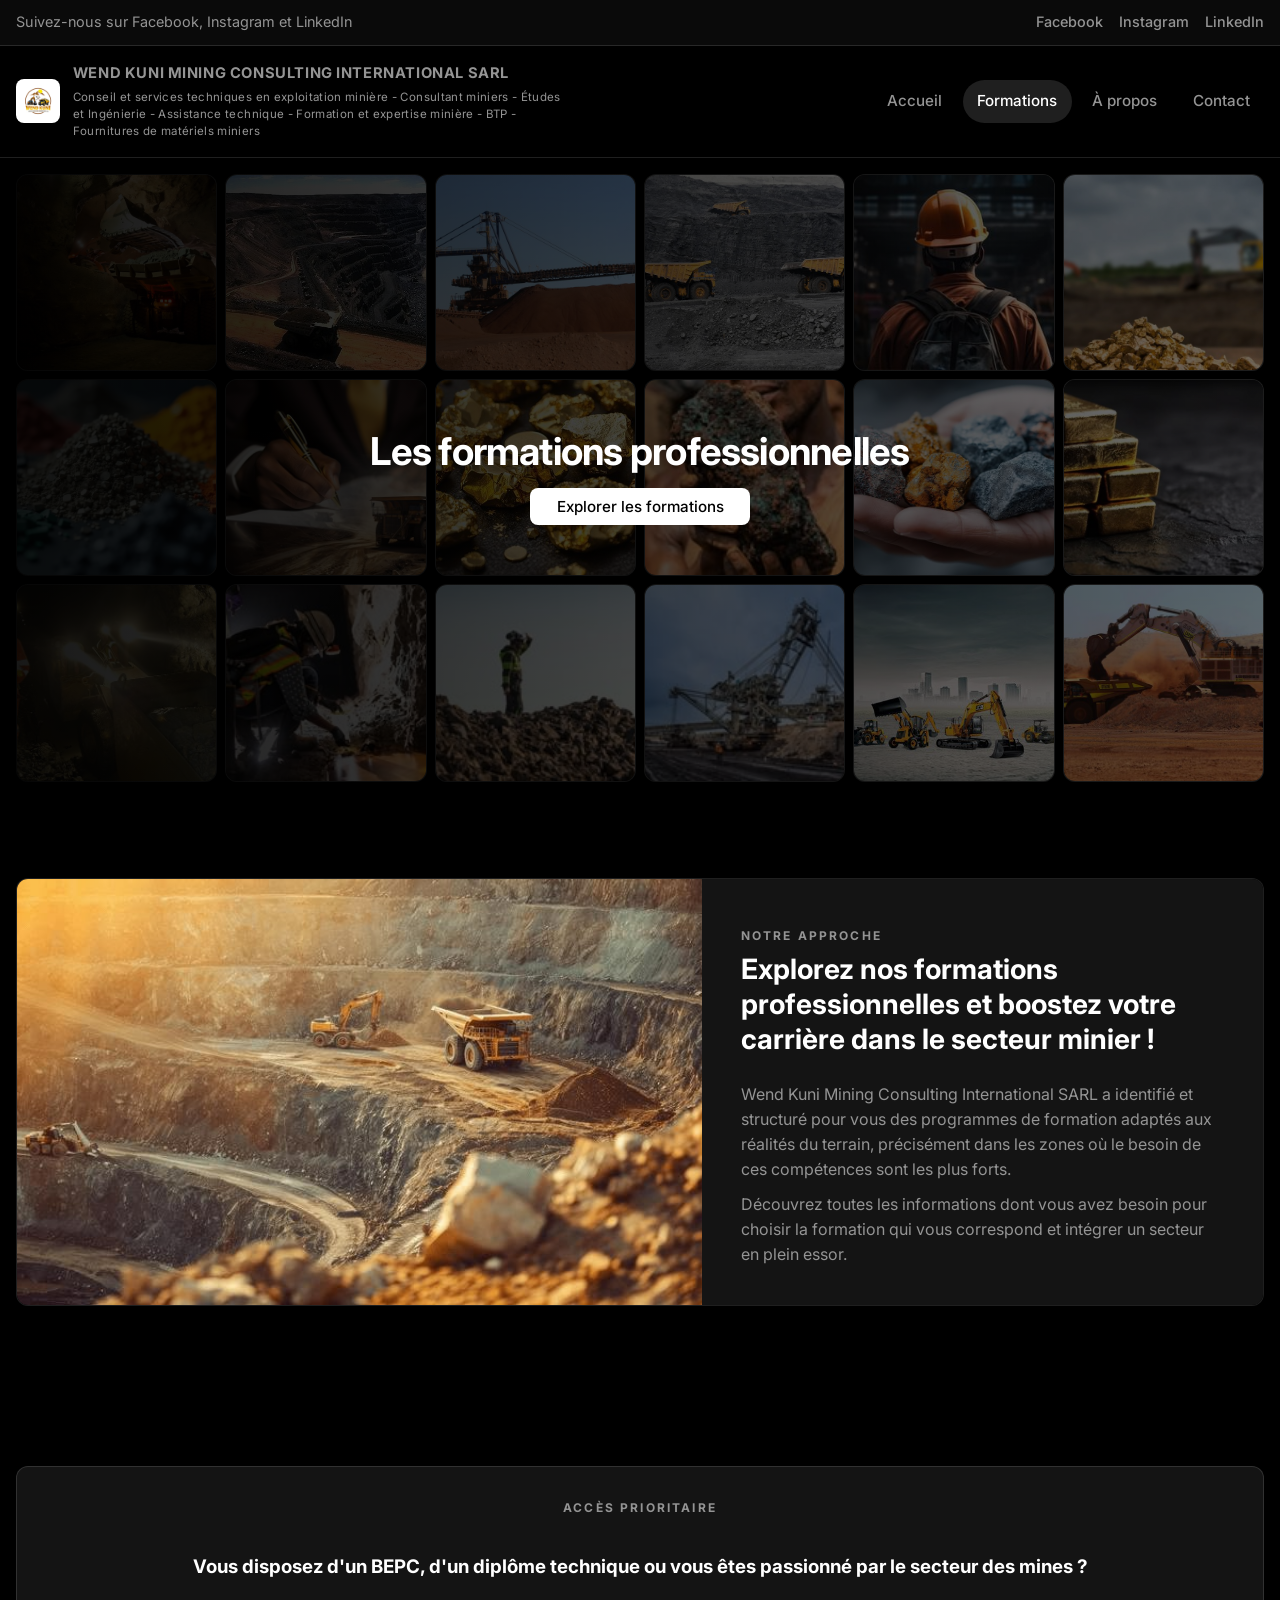
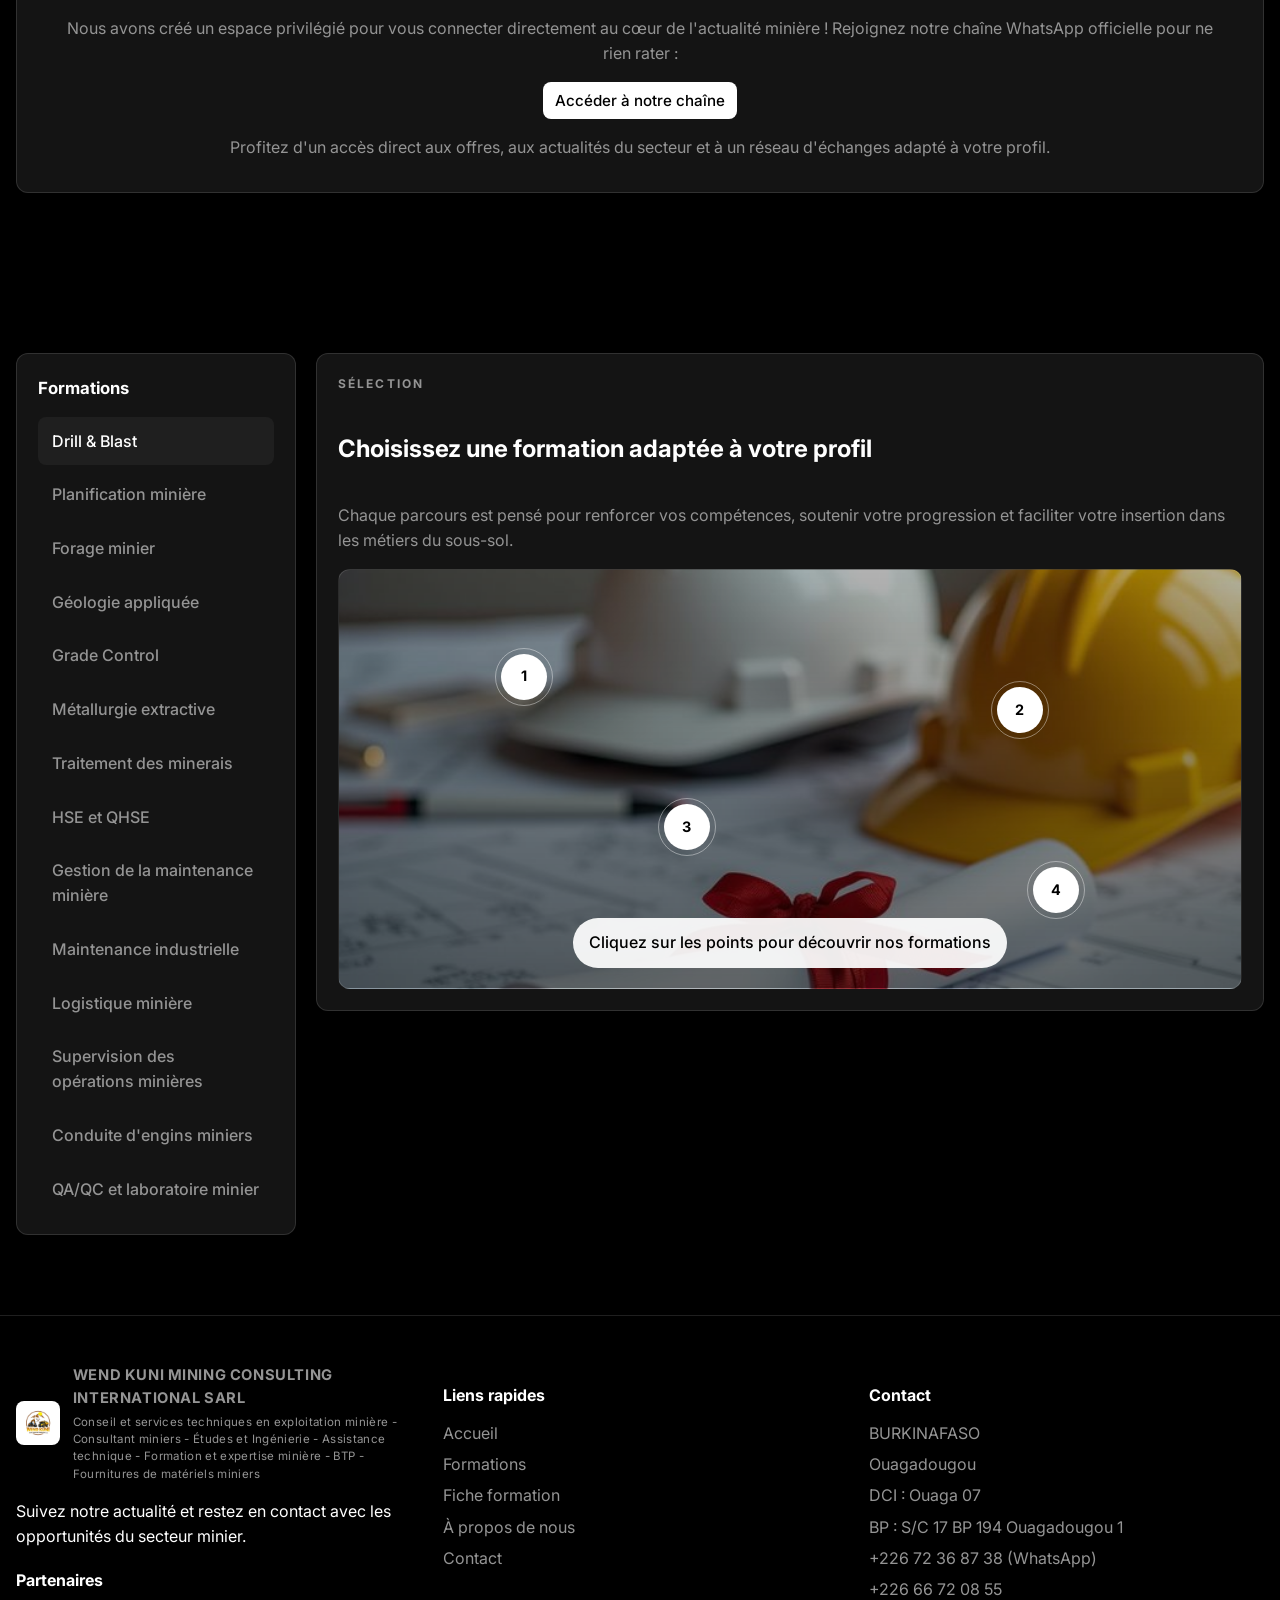
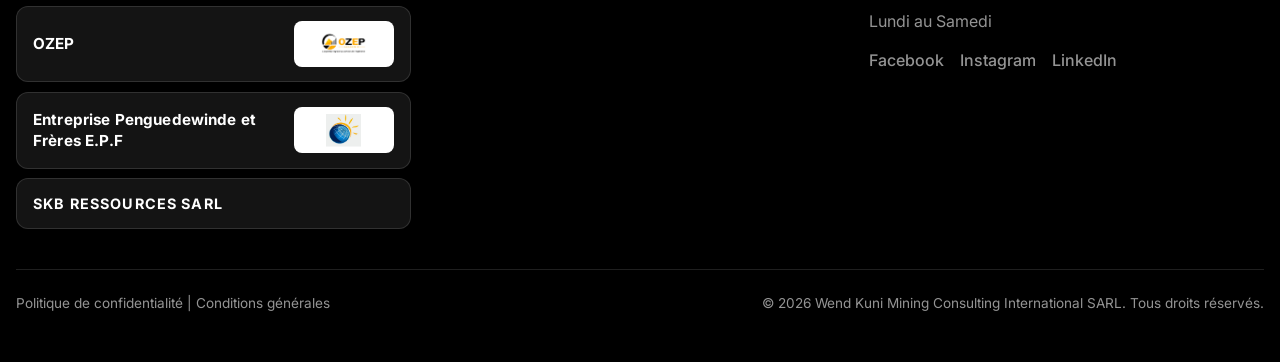
<file: formations.html>
<!DOCTYPE html>
<html lang="fr">
  <head>
    <meta charset="UTF-8" />
    <meta name="viewport" content="width=device-width, initial-scale=1.0" />
    <title>Les formations professionnelles | WEND KUNI MINING CONSULTING INTERNATIONAL SARL</title>
    <meta name="description" content="Découvrez les formations professionnelles de Wend Kuni Mining Consulting International SARL : Drill & Blast, forage minier, géologie appliquée, HSE, maintenance et plus." />
    <link rel="preconnect" href="https://fonts.googleapis.com" />
    <link rel="preconnect" href="https://fonts.gstatic.com" crossorigin />
    <link href="https://fonts.googleapis.com/css2?family=Inter:wght@400;500;600;700;800&display=swap" rel="stylesheet" />
    <link rel="stylesheet" href="styles.css" />
  </head>
  <body>
    <div class="utility-bar">
      <div class="container utility-bar__content">
        <span>Suivez-nous sur Facebook, Instagram et LinkedIn</span>
        <div class="social-links">
          <a href="https://www.facebook.com/profile.php?id=61591232922411" target="_blank" rel="noopener">Facebook</a>
          <a href="#">Instagram</a>
          <a href="#">LinkedIn</a>
        </div>
      </div>
    </div>

    <header class="site-header">
      <div class="container header-inner">
        <a href="index.html" class="brand">
          <img class="brand__mark" src="Images/Logo.jpeg" alt="Wend Kuni Mining Consulting International SARL" />
          <span class="brand__text">
            <span class="brand__name">WEND KUNI MINING CONSULTING INTERNATIONAL SARL</span>
            <span class="brand__subtitle">Conseil et services techniques en exploitation minière - Consultant miniers - Études et Ingénierie - Assistance technique - Formation et expertise minière - BTP - Fournitures de matériels miniers</span>
          </span>
        </a>
        <button class="menu-toggle" aria-label="Ouvrir le menu" aria-expanded="false">
          <span></span><span></span><span></span>
        </button>
        <nav class="site-nav" aria-label="Menu principal">
          <a href="index.html">Accueil</a>
          <a href="formations.html" class="active">Formations</a>
          <a href="about.html">À propos</a>
          <a href="contact.html">Contact</a>
        </nav>
      </div>
    </header>

    <main>
      <section class="formations-hero">
        <div class="formations-mosaic" aria-label="Mosaïque d’images de formation">
          <div class="mosaic-item"><img src="Images/formations-mosaique-01.jpg" alt="Formation minière" /></div>
          <div class="mosaic-item"><img src="Images/formations-mosaique-02.jpg" alt="Formation minière" /></div>
          <div class="mosaic-item"><img src="Images/formations-mosaique-03.jpg" alt="Formation minière" /></div>
          <div class="mosaic-item"><img src="Images/formations-mosaique-04.jpg" alt="Formation minière" /></div>
          <div class="mosaic-item"><img src="Images/formations-mosaique-05.jpg" alt="Formation minière" /></div>
          <div class="mosaic-item"><img src="Images/formations-mosaique-06.jpg" alt="Formation minière" /></div>
          <div class="mosaic-item"><img src="Images/formations-mosaique-07.jpg" alt="Formation minière" /></div>
          <div class="mosaic-item"><img src="Images/formations-mosaique-08.jpg" alt="Formation minière" /></div>
          <div class="mosaic-item"><img src="Images/formations-mosaique-09.jpg" alt="Formation minière" /></div>
          <div class="mosaic-item"><img src="Images/formations-mosaique-10.jpg" alt="Formation minière" /></div>
          <div class="mosaic-item"><img src="Images/formations-mosaique-11.jpg" alt="Formation minière" /></div>
          <div class="mosaic-item"><img src="Images/formations-mosaique-12.jpg" alt="Formation minière" /></div>
          <div class="mosaic-item"><img src="Images/formations-mosaique-13.jpg" alt="Formation minière" /></div>
          <div class="mosaic-item"><img src="Images/formations-mosaique-14.jpg" alt="Formation minière" /></div>
          <div class="mosaic-item"><img src="Images/formations-mosaique-15.jpg" alt="Formation minière" /></div>
          <div class="mosaic-item"><img src="Images/formations-mosaique-16.jpg" alt="Formation minière" /></div>
          <div class="mosaic-item"><img src="Images/formations-mosaique-17.jpg" alt="Formation minière" /></div>
          <div class="mosaic-item"><img src="Images/formations-mosaique-18.jpg" alt="Formation minière" /></div>
        </div>
        <div class="formations-hero__overlay">
          <div class="container formations-hero__content">
            <h1>Les formations professionnelles</h1>
            <a href="#formations-list" class="btn btn--primary btn--compact">Explorer les formations</a>
          </div>
        </div>
      </section>

      <section class="section section--alt section--intro-full">
        <div class="container">
          <div class="intro-card intro-card--full">
            <div class="intro-visual">
              <img src="Images/Image 2.jpeg" alt="Formation minière" />
              <div class="intro-visual__content">
                <p class="eyebrow">Notre approche</p>
                <h2>Explorez nos formations professionnelles et boostez votre carrière dans le secteur minier !</h2>
                <p>Wend Kuni Mining Consulting International SARL a identifié et structuré pour vous des programmes de formation adaptés aux réalités du terrain, précisément dans les zones où le besoin de ces compétences sont les plus forts.</p>
                <p>Découvrez toutes les informations dont vous avez besoin pour choisir la formation qui vous correspond et intégrer un secteur en plein essor.</p>
              </div>
            </div>
          </div>
        </div>
      </section>

      <section class="section section--cta-full">
        <div class="container">
          <div class="cta-panel cta-panel--centered">
            <p class="eyebrow">Accès prioritaire</p>
            <h3>Vous disposez d'un BEPC, d'un diplôme technique ou vous êtes passionné par le secteur des mines ?</h3>
            <p>Nous avons créé un espace privilégié pour vous connecter directement au cœur de l'actualité minière ! Rejoignez notre chaîne WhatsApp officielle pour ne rien rater :</p>
            <a href="https://whatsapp.com/channel/0029VbDUQDvHFxOujCOMlV0G" class="btn btn--light">Accéder à notre chaîne</a>
            <p>Profitez d'un accès direct aux offres, aux actualités du secteur et à un réseau d'échanges adapté à votre profil.</p>
          </div>
        </div>
      </section>

      <section class="section" id="formations-list">
        <div class="container training-shell">
          <aside class="training-sidebar">
            <h3>Formations</h3>
            <ul>
              <li class="active"><a href="formation-drill-blast.html">Drill & Blast</a></li>
              <li><a href="formation-planification-miniere.html">Planification minière</a></li>
              <li><a href="formation-indisponible.html">Forage minier</a></li>
              <li><a href="formation-geologie-appliquee.html">Géologie appliquée</a></li>
              <li><a href="formation-indisponible.html">Grade Control</a></li>
              <li><a href="formation-metallurgie-extractive.html">Métallurgie extractive</a></li>
              <li><a href="formation-traitement-minerais.html">Traitement des minerais</a></li>
              <li><a href="formation-indisponible.html">HSE et QHSE</a></li>
              <li><a href="formation-gestion-maintenance.html">Gestion de la maintenance minière</a></li>
              <li><a href="formation-maintenance-industrielle.html">Maintenance industrielle</a></li>
              <li><a href="formation-indisponible.html">Logistique minière</a></li>
              <li><a href="formation-supervision-operations.html">Supervision des opérations minières</a></li>
              <li><a href="formation-indisponible.html">Conduite d'engins miniers</a></li>
              <li><a href="formation-qa-qc-laboratoire.html">QA/QC et laboratoire minier</a></li>
            </ul>
          </aside>

          <div class="training-card">
            <p class="eyebrow">Sélection</p>
            <h2>Choisissez une formation adaptée à votre profil</h2>
            <p>Chaque parcours est pensé pour renforcer vos compétences, soutenir votre progression et faciliter votre insertion dans les métiers du sous-sol.</p>
            <div class="hotspot-media" aria-label="Image interactive de formation">
              <button class="hotspot hotspot--1" type="button" aria-label="Drill and Blast">
                1
                <span class="hotspot-bubble hotspot-bubble--1">Drill &amp; Blast — forage et dynamitage</span>
              </button>
              <button class="hotspot hotspot--2" type="button" aria-label="Géologie appliquée">
                2
                <span class="hotspot-bubble hotspot-bubble--2">Géologie appliquée et Grade Control</span>
              </button>
              <button class="hotspot hotspot--3" type="button" aria-label="Traitement des minerais">
                3
                <span class="hotspot-bubble hotspot-bubble--3">Métallurgie extractive et traitement des minerais</span>
              </button>
              <button class="hotspot hotspot--4" type="button" aria-label="Maintenance industrielle">
                4
                <span class="hotspot-bubble hotspot-bubble--4">Maintenance industrielle et supervision des opérations</span>
              </button>
              <div class="hotspot-media__label">Cliquez sur les points pour découvrir nos formations</div>
            </div>
          </div>
        </div>
      </section>
    </main>

    <footer class="site-footer">
      <div class="container">
        <div class="footer-grid">
          <div>
            <a href="index.html" class="brand brand--footer">
              <img class="brand__mark" src="Images/Logo.jpeg" alt="Wend Kuni Mining Consulting International SARL" />
              <span class="brand__text">
            <span class="brand__name">WEND KUNI MINING CONSULTING INTERNATIONAL SARL</span>
            <span class="brand__subtitle">Conseil et services techniques en exploitation minière - Consultant miniers - Études et Ingénierie - Assistance technique - Formation et expertise minière - BTP - Fournitures de matériels miniers</span>
          </span>
            </a>
            <p>Suivez notre actualité et restez en contact avec les opportunités du secteur minier.</p>
            <h3>Partenaires</h3>
            <div class="footer-partners">
              <div class="footer-partner">
                <span class="footer-partner__name">OZEP</span>
                <img class="footer-partner__logo" src="Images/logo-partenaire-1.png" alt="OZEP" />
              </div>
              <div class="footer-partner">
                <span class="footer-partner__name">Entreprise Penguedewinde et Frères E.P.F</span>
                <img class="footer-partner__logo" src="Images/logo-partenaire-2.png" alt="Entreprise Penguedewinde et Frères E.P.F" />
              </div>
              <div class="footer-partner footer-partner--textonly">
                <span class="footer-partner__name">SkB Ressources SARL</span>
              </div>
            </div>
          </div>

          <div>
            <h3>Liens rapides</h3>
            <ul>
              <li><a href="index.html">Accueil</a></li>
              <li><a href="formations.html">Formations</a></li>
              <li><a href="formation-drill-blast.html">Fiche formation</a></li>
              <li><a href="about.html">À propos de nous</a></li>
              <li><a href="contact.html">Contact</a></li>
            </ul>
          </div>

          <div>
            <h3>Contact</h3>
            <ul>
              <li>BURKINAFASO</li>
              <li>Ouagadougou</li>
              <li>DCI : Ouaga 07</li>
              <li>BP : S/C 17 BP 194 Ouagadougou 1</li>
              <li>+226 72 36 87 38 (WhatsApp)</li>
              <li>+226 66 72 08 55</li>
              <li>Lundi au Samedi</li>
            </ul>
            <div class="social-links social-links--footer">
              <a href="https://www.facebook.com/profile.php?id=61591232922411" target="_blank" rel="noopener">Facebook</a>
              <a href="#">Instagram</a>
              <a href="#">LinkedIn</a>
            </div>
          </div>
        </div>

        <div class="footer-bottom">
          <div class="footer-legal">
            <a href="#">Politique de confidentialité</a> | <a href="#">Conditions générales</a>
          </div>
          <span>© 2026 Wend Kuni Mining Consulting International SARL. Tous droits réservés.</span>
        </div>
      </div>
    </footer>

    <script src="script.js"></script>
  </body>
</html>
</file>
<file: styles.css>
:root {
  --bg: #000000;
  --surface: #141414;
  --surface-2: #1f1f1f;
  --text: #ffffff;
  --muted: #949494;
  --border: rgba(255, 255, 255, 0.12);
  --border-strong: rgba(255, 255, 255, 0.28);
  --ease: cubic-bezier(0.4, 0, 0.2, 1);
  --dur: 0.15s;
  --radius-btn: 8px;
  --radius-input: 12px;
  --radius-card: 12px;
  --nav-z: 50;
  --container: 1521px;
}

* { box-sizing: border-box; }
html { scroll-behavior: smooth; }
body {
  margin: 0;
  font-family: 'Inter', Arial, sans-serif;
  font-size: 16px;
  font-weight: 400;
  line-height: 1.56;
  color: var(--text);
  background: var(--bg);
  -webkit-font-smoothing: antialiased;
}
a { color: var(--muted); text-decoration: none; transition: color var(--dur) var(--ease); }
a:hover { color: var(--text); }
img { width: 100%; display: block; object-fit: cover; }
h1, h2, h3, h4, strong { font-weight: 700; }
:focus-visible {
  outline: 2px solid var(--text);
  outline-offset: 2px;
  border-radius: 4px;
}
button { font: inherit; }
.container { width: min(var(--container), calc(100% - 2rem)); margin: 0 auto; }
.eyebrow {
  text-transform: uppercase;
  letter-spacing: .18em;
  font-size: .75rem;
  font-weight: 700;
  color: var(--muted);
  margin: 0 0 .7rem;
}
.eyebrow--light {
  color: rgba(255, 255, 255, .85);
}
.banner-solid .eyebrow {
  margin: 0 0 .6rem;
}
.cta-card .eyebrow--light {
  color: rgba(0, 0, 0, .55);
}
.image-card {
  overflow: hidden;
  border-radius: var(--radius-card);
}
.image-card img {
  min-height: 310px;
  transition: transform .6s var(--ease);
}
.image-card:hover img {
  transform: scale(1.04);
}
.pill {
  display: inline-flex;
  align-items: center;
  gap: .45rem;
  padding: .45rem .8rem;
  border-radius: 999px;
  border: 1px solid rgba(255, 255, 255, .28);
  background: rgba(255, 255, 255, .06);
  color: var(--text);
  font-weight: 500;
  font-size: .85rem;
}
.btn {
  display: inline-flex;
  align-items: center;
  justify-content: center;
  gap: .5rem;
  padding: 8px 12px;
  border-radius: var(--radius-btn);
  font-weight: 500;
  font-size: .95rem;
  line-height: 1.4;
  transition: background var(--dur) var(--ease), color var(--dur) var(--ease), border-color var(--dur) var(--ease), opacity var(--dur) var(--ease);
  border: 0;
  cursor: pointer;
}
.btn--primary { background: var(--text); color: var(--bg); }
.btn--primary:hover { background: rgba(255, 255, 255, .88); color: var(--bg); }
.btn--secondary { background: var(--surface); color: var(--text); border: 1px solid var(--border); }
.btn--secondary:hover { background: var(--surface-2); color: var(--text); }
.btn--light { background: var(--text); color: var(--bg); }
.btn--light:hover { background: rgba(255, 255, 255, .88); color: var(--bg); }
.btn--lg { padding: 12px 20px; }
.btn--outline {
  display: inline-flex;
  align-items: center;
  justify-content: center;
  padding: 8px 12px;
  border-radius: var(--radius-btn);
  border: 1px solid var(--border-strong);
  color: var(--text);
  background: transparent;
  font-weight: 500;
  font-size: .95rem;
  transition: background var(--dur) var(--ease), color var(--dur) var(--ease), border-color var(--dur) var(--ease);
}
.btn--outline:hover {
  background: var(--text);
  color: var(--bg);
  border-color: var(--text);
}
.text-link {
  color: var(--text);
  font-weight: 500;
  text-decoration: underline;
  text-decoration-color: rgba(255, 255, 255, .35);
  text-underline-offset: 4px;
  transition: text-decoration-color var(--dur) var(--ease), color var(--dur) var(--ease);
}
.text-link:hover {
  color: var(--text);
  text-decoration-color: var(--text);
}
.utility-bar {
  background: #0a0a0a;
  color: var(--muted);
  font-size: .9rem;
  border-bottom: 1px solid var(--border);
}
.utility-bar__content {
  display: flex;
  justify-content: space-between;
  align-items: center;
  padding: .7rem 0;
}
.social-links { display: flex; gap: 1rem; }
.social-links a { color: var(--muted); font-weight: 500; }
.social-links a:hover { color: var(--text); }
.site-header {
  position: sticky;
  top: 0;
  z-index: var(--nav-z);
  background: rgba(0, 0, 0, .85);
  backdrop-filter: blur(12px);
  border-bottom: 1px solid var(--border);
}
.header-inner {
  display: flex;
  justify-content: space-between;
  align-items: center;
  padding: 1rem 0;
}
.brand { display: flex; align-items: center; gap: .8rem; font-weight: 700; letter-spacing: .01em; }
.brand__text {
  display: flex;
  flex-direction: column;
  gap: .25rem;
  font-weight: 700;
}
.brand__name {
  font-weight: 700;
  font-size: .92rem;
  letter-spacing: .04em;
}
.brand__subtitle {
  font-size: .72rem;
  font-weight: 400;
  letter-spacing: .03em;
  line-height: 1.5;
  color: var(--muted);
  max-width: 500px;
}
.brand--footer .brand__subtitle {
  color: var(--muted);
}
.brand__mark {
  width: 44px; height: 44px;
  display: block;
  object-fit: contain;
  border-radius: var(--radius-btn);
  background: #fff;
  padding: 6px;
}
.brand--footer .brand__mark {
  background: #fff;
  border: 1px solid var(--border);
}
.site-nav { display: flex; align-items: center; gap: .4rem; }
.site-nav a {
  color: var(--muted);
  font-weight: 500;
  font-size: .95rem;
  padding: .6rem .9rem;
  border-radius: 999px;
  transition: color var(--dur) var(--ease), background var(--dur) var(--ease);
}
.site-nav a.active, .site-nav a:hover {
  color: var(--text);
  background: var(--surface-2);
}
.menu-toggle { display: none; background: none; border: 0; padding: .25rem; cursor: pointer; }
.menu-toggle span { display: block; width: 24px; height: 2px; background: var(--text); margin: 4px 0; }
.hero {
  padding: 0 0 1.25rem;
  color: var(--text);
}
.hero-slider {
  position: relative;
  overflow: hidden;
  min-height: 34vh;
  background: var(--bg);
  border-radius: var(--radius-card);
  border: 1px solid var(--border);
}
.hero-slider__track {
  display: flex;
  width: 100%;
  height: 100%;
  transition: transform .6s var(--ease);
}
.hero-slide {
  position: relative;
  flex: 0 0 100%;
  min-height: 540px;
}
.hero-slide img {
  width: 100%;
  height: 100%;
  object-fit: cover;
  filter: brightness(0.6);
}
.hero-overlay {
  position: absolute;
  inset: 0;
  display: flex;
  align-items: center;
  padding: 1.2rem 0;
  background: linear-gradient(100deg, rgba(0, 0, 0, .82) 0%, rgba(0, 0, 0, .55) 55%, rgba(0, 0, 0, .35) 100%);
}
.hero-grid {
  display: grid;
  align-items: center;
}
.hero-content { position: relative; z-index: 1; max-width: 760px; }
.hero h1 { font-size: clamp(2.25rem, 4.5vw, 3rem); line-height: 1.08; margin: .7rem 0 .8rem; font-weight: 700; letter-spacing: -.02em; }
.hero p { font-size: 1.05rem; max-width: 620px; color: rgba(255, 255, 255, .85); }
.hero-actions { display: flex; gap: .75rem; margin-top: 1.5rem; flex-wrap: wrap; }
.hero-carousel__controls {
  position: absolute;
  left: 50%;
  bottom: 1.4rem;
  transform: translateX(-50%);
  display: flex;
  align-items: center;
  gap: .7rem;
  z-index: 3;
}
.carousel-btn {
  width: 42px;
  height: 42px;
  border: 1px solid var(--border);
  border-radius: var(--radius-btn);
  background: rgba(20, 20, 20, .75);
  color: var(--text);
  font-size: 1rem;
  cursor: pointer;
  transition: background var(--dur) var(--ease), border-color var(--dur) var(--ease);
}
.carousel-btn:hover {
  background: var(--surface-2);
  border-color: var(--border-strong);
}
.hero-dots, .cards-dots {
  display: flex;
  gap: .45rem;
}
.hero-dots button, .cards-dots button {
  border: 0;
  width: 8px;
  height: 8px;
  border-radius: 999px;
  background: rgba(255, 255, 255, .35);
  cursor: pointer;
  padding: 0;
  transition: background var(--dur) var(--ease), width var(--dur) var(--ease);
}
.hero-dots button.active, .cards-dots button.active {
  background: var(--text);
  width: 20px;
}
.hero-scroll {
  position: absolute;
  left: 50%;
  bottom: 4.4rem;
  transform: translateX(-50%);
  z-index: 3;
}
.hero-scroll__link {
  display: inline-flex;
  width: 42px;
  height: 42px;
  align-items: center;
  justify-content: center;
  border-radius: var(--radius-btn);
  background: rgba(20, 20, 20, .75);
  color: var(--text);
  border: 1px solid var(--border-strong);
  transition: background var(--dur) var(--ease);
}
.hero-scroll__link:hover {
  background: var(--surface-2);
  color: var(--text);
}
.section { padding: clamp(3.5rem, 7vw, 5rem) 0; }
.section--alt { background: var(--bg); }
.section-title { margin-bottom: 1.4rem; }
.section-title h2 { margin: .3rem 0 0; font-size: clamp(1.5rem, 2.5vw, 1.75rem); letter-spacing: -.01em; }
.section--soft-banner {
  padding-top: 0;
}
.soft-banner {
  background: var(--surface);
  border: 1px solid var(--border);
  border-radius: var(--radius-card);
  padding: 2.2rem 2rem;
  text-align: center;
}
.soft-banner h2 {
  margin: 0 0 .8rem;
  font-size: clamp(1.5rem, 2.4vw, 1.75rem);
  color: var(--text);
}
.soft-banner p {
  margin: 0 auto 1.4rem;
  max-width: 760px;
  color: var(--muted);
  font-size: 1rem;
}
.executive-quote-section {
  padding-top: 0;
}
.executive-quote-card {
  position: relative;
  overflow: hidden;
  border-radius: var(--radius-card);
  border: 1px solid var(--border);
  padding: 3rem 2.5rem;
  display: grid;
  grid-template-columns: 220px 1fr;
  gap: 2rem;
  align-items: center;
  min-height: 420px;
  background:
    linear-gradient(90deg, rgba(0, 0, 0, .88), rgba(0, 0, 0, .6)),
    url('Images/formations-mosaique-07.jpg') center/cover no-repeat;
}
.executive-quote-card__portrait {
  display: flex;
  justify-content: center;
}
.executive-quote-card__portrait img {
  width: 180px;
  height: 180px;
  border-radius: 50%;
  object-fit: cover;
  border: 2px solid rgba(255, 255, 255, .3);
}
.portrait-placeholder--round {
  width: 180px;
  height: 180px;
  border-radius: 50%;
  min-height: auto;
  border-color: rgba(255, 255, 255, .25);
  color: rgba(255, 255, 255, .85);
  background: rgba(255, 255, 255, .08);
}
.executive-quote-card__content {
  color: var(--text);
  max-width: 700px;
  display: grid;
  gap: .6rem;
}
.quote-mark {
  font-size: 3.2rem;
  line-height: 1;
  color: rgba(255, 255, 255, .45);
  margin-bottom: .1rem;
  font-weight: 700;
}
.executive-quote-card blockquote {
  margin: 0;
  font-size: clamp(1.15rem, 1.9vw, 1.45rem);
  line-height: 1.7;
  color: #fff;
  font-weight: 700;
}
.executive-quote-card__author {
  display: grid;
  gap: .2rem;
  margin-top: .2rem;
}
.executive-quote-card__author strong {
  font-size: 1.05rem;
}
.executive-quote-card__author span {
  color: rgba(255, 255, 255, .72);
  font-size: .95rem;
}
.text-link--light {
  color: #fff;
  font-weight: 500;
  text-decoration: underline;
  text-decoration-color: rgba(255, 255, 255, .4);
  text-underline-offset: 4px;
  display: inline-block;
  margin-top: .2rem;
}
.text-link--light:hover {
  color: #fff;
  text-decoration-color: #fff;
}
.quote-link-line {
  display: block;
  width: 100%;
  max-width: 180px;
  height: 2px;
  background: rgba(255, 255, 255, .5);
  margin-top: .25rem;
}
.quote-layout {
  display: grid;
  grid-template-columns: 1.1fr .9fr;
  gap: 1.5rem;
  align-items: center;
}
.quote-card {
  background: var(--surface);
  border: 1px solid var(--border);
  border-radius: var(--radius-card);
  padding: 2.25rem;
}
.quote-card blockquote {
  margin: 0 0 1rem;
  font-size: 1.35rem;
  line-height: 1.6;
  color: var(--text);
}
.quote-author {
  color: var(--muted);
  font-weight: 500;
  margin-bottom: 1rem;
}
.quote-portrait {
  display: flex;
  justify-content: center;
}
.quote-portrait img {
  width: min(100%, 320px);
  min-height: 360px;
  object-fit: cover;
  border-radius: var(--radius-card);
  border: 1px solid var(--border);
}
.portrait-placeholder {
  width: min(100%, 320px);
  min-height: 360px;
  display: grid;
  place-items: center;
  border: 2px dashed var(--border);
  border-radius: var(--radius-card);
  background: var(--surface);
  color: var(--muted);
  font-weight: 700;
  text-align: center;
  padding: 1rem;
}
.tabs-shell {
  background: var(--surface);
  border: 1px solid var(--border);
  border-radius: var(--radius-card);
  padding: 1.6rem;
}
.tabs {
  display: flex;
  flex-wrap: wrap;
  gap: .5rem;
  margin-bottom: 1.2rem;
}
.tab-btn {
  border: 1px solid var(--border);
  background: transparent;
  color: var(--muted);
  padding: .75rem 1rem;
  border-radius: 999px;
  cursor: pointer;
  font-weight: 500;
  font-size: .92rem;
  transition: background var(--dur) var(--ease), color var(--dur) var(--ease), border-color var(--dur) var(--ease);
}
.tab-btn:hover {
  color: var(--text);
  border-color: var(--border-strong);
}
.tab-btn.active {
  background: var(--text);
  color: var(--bg);
  border-color: var(--text);
}
.tab-panel {
  display: none;
}
.tab-panel.active {
  display: block;
}
.tab-content-grid {
  display: grid;
  grid-template-columns: 1fr .9fr;
  gap: 1.2rem;
  align-items: center;
}
.tab-content-copy {
  display: grid;
  gap: .75rem;
}
.tab-list {
  display: grid;
  gap: .45rem;
  margin: 0;
  padding-left: 1.1rem;
  color: var(--muted);
}
.tab-list li {
  line-height: 1.55;
}
.tab-list--two-col {
  grid-template-columns: repeat(2, minmax(0, 1fr));
  column-gap: 1.25rem;
}
.tab-content-grid img {
  min-height: 260px;
  border-radius: var(--radius-card);
  border: 1px solid var(--border);
}
.impact-grid {
  display: grid;
  grid-template-columns: 1.45fr 0.85fr 0.85fr;
  grid-template-rows: minmax(240px, 280px) minmax(240px, 280px) minmax(220px, 260px);
  gap: 1rem;
}
.impact-tile {
  position: relative;
  overflow: hidden;
  border-radius: var(--radius-card);
  border: 1px solid var(--border);
  padding: 2rem;
  min-height: 220px;
  display: flex;
  align-items: flex-end;
  transition: border-color var(--dur) var(--ease);
}
.impact-tile:hover {
  border-color: var(--border-strong);
}
.impact-tile__overlay {
  position: absolute;
  inset: 0;
  background:
    linear-gradient(135deg, rgba(0, 0, 0, .35), rgba(0, 0, 0, .78)),
    var(--tile-image, linear-gradient(135deg, #1f1f1f, #141414)) center/cover no-repeat;
  z-index: 0;
}
.impact-tile--large {
  grid-row: 1 / span 2;
  grid-column: 1 / span 1;
  color: var(--text);
  min-height: 100%;
}
.impact-tile--orange {
  color: var(--text);
}
.impact-tile--beige {
  color: var(--text);
}
.impact-tile--partners {
  color: var(--text);
}
.impact-tile--dark {
  color: var(--text);
}
.impact-tile--full {
  grid-column: 1 / -1;
  color: var(--text);
  min-height: 220px;
}
.impact-tile__content {
  position: relative;
  z-index: 1;
  display: grid;
  gap: .7rem;
  width: 100%;
  padding: 0.2rem;
}
.impact-tile__icon {
  display: inline-flex;
  width: 44px;
  height: 44px;
  align-items: center;
  justify-content: center;
  border-radius: var(--radius-btn);
  background: rgba(255, 255, 255, .12);
  border: 1px solid rgba(255, 255, 255, .2);
  font-size: 1.1rem;
  color: var(--text);
  margin-bottom: .25rem;
}
.impact-tile__souvenir-icon {
  display: inline-flex;
  width: 76px;
  height: 76px;
  align-items: center;
  justify-content: center;
  border-radius: var(--radius-card);
  background: rgba(255, 255, 255, .1);
  border: 1px solid rgba(255, 255, 255, .22);
  font-size: 2.3rem;
  margin-bottom: .5rem;
}
.impact-tile h3 {
  margin: 0;
  font-size: 1.2rem;
  line-height: 1.3;
}
.impact-tile p {
  margin: 0;
  color: inherit;
  opacity: .85;
  max-width: 420px;
}
.impact-tile__link {
  display: inline-flex;
  align-items: center;
  justify-content: center;
  width: 42px;
  height: 42px;
  margin-top: .3rem;
  border-radius: var(--radius-btn);
  background: rgba(255, 255, 255, .12);
  border: 1px solid rgba(255, 255, 255, .2);
  color: inherit;
  font-weight: 700;
  transition: background var(--dur) var(--ease), color var(--dur) var(--ease);
}
.impact-tile__link:hover {
  background: var(--text);
  color: var(--bg);
}
.cards-carousel {
  display: grid;
  gap: 1rem;
}
.cards-carousel__viewport {
  overflow: hidden;
  border-radius: var(--radius-card);
}
.cards-carousel__track {
  display: flex;
  transition: transform .6s var(--ease);
}
.cards-carousel__track .info-card {
  min-width: 100%;
}
.carousel-nav {
  display: flex;
  justify-content: center;
  align-items: center;
  gap: .8rem;
}
.stats-grid {
  display: grid;
  grid-template-columns: repeat(3, 1fr);
  gap: 1rem;
}
.feature-grid {
  display: grid;
  grid-template-columns: repeat(3, 1fr);
  gap: 1.2rem;
}
.stat-card, .info-card, .detail-card, .contact-form, .page-card, .feature-card {
  background: var(--surface);
  border: 1px solid var(--border);
  border-radius: var(--radius-card);
  padding: 1.6rem;
  transition: border-color var(--dur) var(--ease), background var(--dur) var(--ease);
}
.stat-card:hover, .info-card:hover, .detail-card:hover, .page-card:hover, .feature-card:hover {
  border-color: var(--border-strong);
  background: var(--surface-2);
}
.feature-card h3 {
  margin: .4rem 0 .5rem;
}
.stat-card strong { display: block; font-size: 1.7rem; color: var(--text); }
.split-grid {
  display: grid;
  grid-template-columns: 1.1fr .9fr;
  gap: 2rem;
  align-items: center;
}
.image-card img { min-height: 310px; border-radius: var(--radius-card); }
.card-grid {
  display: grid;
  grid-template-columns: repeat(3, 1fr);
  gap: 1.2rem;
}
.icon { font-size: 1.7rem; margin-bottom: .6rem; }
.cta-card {
  display: flex;
  justify-content: space-between;
  align-items: center;
  gap: 1rem;
  padding: 2.25rem;
  border-radius: var(--radius-card);
  background: var(--text);
  color: var(--bg);
}
.cta-card h2 { color: var(--bg); }
.cta-card .eyebrow { color: rgba(0, 0, 0, .55); }
.cta-card .btn {
  background: var(--bg);
  color: var(--text);
}
.cta-card .btn:hover {
  background: #262626;
  color: var(--text);
}
.page-banner {
  padding: 4rem 0 2rem;
  background: var(--bg);
  border-bottom: 1px solid var(--border);
}
.page-banner p { max-width: 700px; color: var(--muted); }
.filters { display: flex; flex-wrap: wrap; gap: .5rem; margin: 1.2rem 0 1.4rem; }
.filter-btn {
  padding: .65rem 1rem; border: 1px solid var(--border); background: transparent; border-radius: 999px; cursor: pointer; font-weight: 500; color: var(--muted);
  transition: color var(--dur) var(--ease), background var(--dur) var(--ease), border-color var(--dur) var(--ease);
}
.filter-btn:hover { color: var(--text); border-color: var(--border-strong); }
.filter-btn.active { background: var(--text); color: var(--bg); border-color: var(--text); }
.detail-layout, .about-layout, .contact-layout {
  display: grid;
  grid-template-columns: repeat(2, 1fr);
  gap: 1.2rem;
}
.detail-card--wide { grid-column: 1 / -1; }
.table-wrapper { overflow-x: auto; }
table { width: 100%; border-collapse: collapse; }
th, td { padding: .8rem; border-bottom: 1px solid var(--border); text-align: left; color: var(--muted); }
th { color: var(--text); }
.contact-form { display: grid; gap: 1rem; }
.contact-form label { display: grid; gap: .4rem; font-weight: 500; }
.contact-form input, .contact-form textarea {
  width: 100%;
  padding: 16px 20px;
  border: 1px solid rgba(255, 255, 255, .16);
  border-radius: var(--radius-input);
  font: inherit;
  color: var(--text);
  background: var(--bg);
  transition: border-color var(--dur) var(--ease);
}
.contact-form input::placeholder, .contact-form textarea::placeholder { color: rgba(148, 148, 148, .7); }
.contact-form input:focus, .contact-form textarea:focus {
  outline: none;
  border-color: var(--text);
}
.site-footer { padding: 3rem 0; background: var(--bg); color: var(--text); border-top: 1px solid var(--border); }
.footer-grid { display: grid; grid-template-columns: repeat(3, 1fr); gap: 2rem; }
.site-footer ul { list-style: none; padding: 0; margin: 0; display: grid; gap: .4rem; }
.site-footer li { color: var(--muted); }
.site-footer a { color: var(--muted); }
.site-footer a:hover { color: var(--text); }
.site-footer h3 { font-size: 1rem; margin: 1.2rem 0 .8rem; }
.brand--footer { color: var(--text); }

.formations-hero {
  position: relative;
  min-height: 640px;
  overflow: hidden;
  background: var(--bg);
}
.formations-mosaic {
  position: absolute;
  inset: 0;
  display: grid;
  grid-template-columns: repeat(6, minmax(0, 1fr));
  grid-template-rows: repeat(3, minmax(0, 1fr));
  gap: .5rem;
  padding: 1rem;
}
.mosaic-item {
  min-height: 0;
  border-radius: var(--radius-card);
  border: 1px solid rgba(255, 255, 255, .14);
  overflow: hidden;
  background: #0f0f0f;
}
.mosaic-item img {
  width: 100%;
  height: 100%;
  object-fit: cover;
  display: block;
  filter: brightness(.75);
}
.formations-hero__overlay {
  position: absolute;
  inset: 0;
  display: flex;
  align-items: center;
  background: linear-gradient(90deg, rgba(0, 0, 0, .88), rgba(0, 0, 0, .4));
}
.formations-hero__content {
  max-width: 760px;
  color: var(--text);
  display: grid;
  gap: 1rem;
  justify-items: center;
  text-align: center;
  margin: 0 auto;
}
.formations-hero__content h1 {
  margin: 0;
  font-size: clamp(2rem, 3vw, 3rem);
  line-height: 1.1;
  letter-spacing: -.02em;
}
.btn--compact {
  width: fit-content;
  padding: 8px 12px;
  min-width: 220px;
}
.section--search {
  padding-top: 1rem;
  padding-bottom: 1rem;
}
.search-note {
  background: var(--surface);
  border: 1px solid var(--border);
  border-radius: var(--radius-card);
  padding: 1.2rem 1.4rem;
  display: flex;
  align-items: center;
  justify-content: center;
  gap: .9rem;
  flex-wrap: wrap;
}
.search-note--featured {
  display: inline-flex;
  margin: 0 auto;
  padding: 1rem 2rem;
  border-radius: 999px;
  background: var(--text);
  color: var(--bg);
  border-color: var(--text);
  min-width: min(420px, 100%);
}
.search-note__label {
  display: inline-flex;
  align-items: center;
  padding: .55rem .95rem;
  border-radius: 999px;
  background: rgba(255, 255, 255, .1);
  color: inherit;
  font-weight: 700;
  font-size: .85rem;
  text-transform: uppercase;
  letter-spacing: .12em;
}
.search-note p {
  margin: 0;
  color: inherit;
  font-weight: 500;
}
.intro-card {
  background: var(--bg);
  border: 1px solid var(--border);
  border-radius: var(--radius-card);
  padding: 0;
  overflow: hidden;
}
.intro-card--full {
  max-width: 100%;
}
.intro-visual {
  display: grid;
  grid-template-columns: 1.1fr .9fr;
  min-height: 420px;
}
.intro-visual img {
  width: 100%;
  height: 100%;
  object-fit: cover;
}
.intro-visual__content {
  padding: 2.4rem;
  display: flex;
  flex-direction: column;
  justify-content: center;
  text-align: left;
  background: var(--surface);
}
.intro-visual__content h2 {
  margin: .4rem 0 1rem;
  font-size: clamp(1.5rem, 2.2vw, 1.75rem);
  line-height: 1.25;
}
.intro-visual__content p {
  margin: .6rem 0 0;
  color: var(--muted);
}
.cta-panel {
  background: var(--surface);
  color: var(--text);
  border: 1px solid var(--border);
  border-radius: var(--radius-card);
  padding: 2rem 2.4rem;
  display: grid;
  gap: 1rem;
  text-align: center;
  justify-items: center;
}
.cta-panel p {
  margin: 0;
  color: var(--muted);
}
.cta-panel--centered {
  max-width: 100%;
  margin: 0 auto;
}
.training-shell {
  display: grid;
  grid-template-columns: 280px 1fr;
  gap: 1.25rem;
  align-items: start;
}
.training-sidebar {
  background: var(--surface);
  border: 1px solid var(--border);
  border-radius: var(--radius-card);
  padding: 1.3rem;
}
.training-sidebar h3 {
  margin: 0 0 1rem;
  font-size: 1.05rem;
}
.training-sidebar ul {
  list-style: none;
  padding: 0;
  margin: 0;
  display: grid;
  gap: .4rem;
}
.training-sidebar a {
  display: block;
  padding: .7rem .9rem;
  border-radius: var(--radius-btn);
  color: var(--muted);
  font-weight: 500;
  transition: background var(--dur) var(--ease), color var(--dur) var(--ease);
}
.training-sidebar a:hover,
.training-sidebar li.active a {
  background: var(--surface-2);
  color: var(--text);
}
.training-card {
  background: var(--surface);
  border: 1px solid var(--border);
  border-radius: var(--radius-card);
  padding: 1.3rem;
  display: grid;
  gap: 1rem;
}
.training-card p {
  margin: 0;
  color: var(--muted);
}
.hotspot-media {
  position: relative;
  min-height: 420px;
  border-radius: var(--radius-card);
  border: 1px solid var(--border);
  overflow: hidden;
  background:
    linear-gradient(180deg, rgba(0, 0, 0, .3), rgba(0, 0, 0, .6)),
    url('Images/domaine-formation.jpg') center/cover no-repeat;
  display: flex;
  align-items: flex-end;
  justify-content: center;
  padding: 1.25rem;
}
.hotspot-media__label {
  background: rgba(255, 255, 255, .92);
  color: var(--bg);
  padding: .8rem 1rem;
  border-radius: 999px;
  font-weight: 500;
}
.hotspot {
  position: absolute;
  width: 46px;
  height: 46px;
  border-radius: 50%;
  border: 0;
  background: var(--text);
  color: var(--bg);
  cursor: pointer;
  display: grid;
  place-items: center;
  font-size: .9rem;
  font-weight: 700;
  transition: transform var(--dur) var(--ease);
}
.hotspot:hover {
  transform: scale(1.08);
}
.hotspot::after {
  content: '';
  position: absolute;
  inset: -6px;
  border: 1px solid rgba(255, 255, 255, .4);
  border-radius: 50%;
}
.hotspot-bubble {
  position: absolute;
  min-width: 150px;
  padding: .7rem .8rem;
  border-radius: var(--radius-card);
  background: var(--surface-2);
  border: 1px solid var(--border);
  color: var(--text);
  font-size: .85rem;
  line-height: 1.4;
  opacity: 0;
  transform: translateY(8px);
  pointer-events: none;
  transition: opacity var(--dur) var(--ease), transform var(--dur) var(--ease);
}
.hotspot.is-active .hotspot-bubble,
.hotspot:hover .hotspot-bubble {
  opacity: 1;
  transform: translateY(0);
}
.hotspot--1 { top: 20%; left: 18%; }
.hotspot--2 { top: 28%; right: 22%; }
.hotspot--3 { top: 56%; left: 36%; }
.hotspot--4 { bottom: 18%; right: 18%; }
.hotspot-bubble--1 { top: calc(100% + .7rem); left: 0; }
.hotspot-bubble--2 { top: calc(100% + .7rem); right: 0; }
.hotspot-bubble--3 { bottom: calc(100% + .7rem); left: 0; }
.hotspot-bubble--4 { bottom: calc(100% + .7rem); right: 0; }
.site-footer--formations {
  background:
    linear-gradient(135deg, rgba(0, 0, 0, .92), rgba(0, 0, 0, .78)),
    url('Images/formations-footer-bg.jpg') center/cover no-repeat;
}
.site-footer--formations .footer-grid {
  align-items: start;
}
.social-stack {
  display: grid;
  gap: .8rem;
}
.social-stack a {
  display: inline-flex;
  align-items: center;
  gap: .55rem;
  font-weight: 500;
}

.banner-solid {
  background: var(--bg);
  color: var(--text);
  text-align: center;
  padding: 3.5rem 0 3rem;
  border-bottom: 1px solid var(--border);
}
.banner-solid h1 {
  margin: 0;
  font-size: clamp(1.8rem, 3vw, 2.6rem);
  letter-spacing: -.02em;
}
.banner-solid p {
  margin: .7rem auto 0;
  max-width: 640px;
  color: var(--muted);
}
.content-split {
  display: grid;
  grid-template-columns: 1fr 300px;
  gap: 1.5rem;
  align-items: start;
}
.content-main {
  display: grid;
  gap: 1rem;
}
.link-btn-bordered {
  display: inline-flex;
  align-items: center;
  justify-content: center;
  gap: .5rem;
  width: fit-content;
  padding: .85rem 1.4rem;
  border: 1px solid var(--border-strong);
  border-radius: var(--radius-btn);
  color: var(--text);
  font-weight: 500;
  font-size: .95rem;
  letter-spacing: .04em;
  transition: background var(--dur) var(--ease), color var(--dur) var(--ease), border-color var(--dur) var(--ease);
}
.link-btn-bordered:hover {
  background: var(--text);
  color: var(--bg);
  border-color: var(--text);
}
.accordion-banner {
  background: var(--surface);
  color: var(--text);
  border: 1px solid var(--border);
  border-radius: var(--radius-card);
  overflow: hidden;
}
.accordion-banner__trigger {
  width: 100%;
  display: flex;
  align-items: center;
  justify-content: space-between;
  gap: 1rem;
  padding: 1.15rem 1.4rem;
  border: 0;
  background: none;
  color: inherit;
  font: inherit;
  font-size: 1.05rem;
  font-weight: 700;
  text-align: left;
  cursor: pointer;
}
.accordion-banner__chevron {
  font-size: 1.3rem;
  transition: transform var(--dur) var(--ease);
}
.accordion-banner.open .accordion-banner__chevron {
  transform: rotate(180deg);
}
.accordion-banner__panel {
  display: none;
  padding: 1.5rem;
  background: var(--bg);
  color: var(--text);
  border-top: 1px solid var(--border);
}
.accordion-banner.open .accordion-banner__panel {
  display: block;
}
.rich-text h3 {
  margin: 1.6rem 0 .55rem;
  font-size: 1.2rem;
  color: var(--text);
}
.rich-text h3:first-child {
  margin-top: 0;
}
.rich-text p {
  margin: 0 0 .85rem;
  color: var(--muted);
  max-width: 720px;
}
.rich-text ul {
  margin: 0 0 1rem;
  padding-left: 1.2rem;
  color: var(--muted);
}
.rich-text ul li {
  margin-bottom: .4rem;
  line-height: 1.6;
}
.value-chips {
  display: flex;
  flex-wrap: wrap;
  gap: .6rem;
  padding: 0;
  list-style: none;
}
.value-chips li {
  margin: 0;
  padding: .55rem 1.1rem;
  border-radius: 999px;
  background: var(--surface-2);
  border: 1px solid var(--border);
  color: var(--text);
  font-weight: 500;
  font-size: .9rem;
}
.event-banner {
  display: grid;
  justify-items: center;
  gap: .9rem;
  text-align: center;
  padding: 2.2rem 2rem;
  border-radius: var(--radius-card);
  background: var(--surface);
  border: 1px solid var(--border);
  color: var(--text);
}
.event-banner__logo {
  width: 84px;
  height: 84px;
  border-radius: 50%;
  display: grid;
  place-items: center;
  font-size: 1.6rem;
  font-weight: 700;
  color: var(--bg);
  background: var(--text);
}
.event-banner__title {
  margin: 0;
  font-size: clamp(1.4rem, 2.4vw, 1.9rem);
  font-weight: 700;
  letter-spacing: .06em;
}
.event-banner__dates {
  margin: .4rem 0 0;
  color: var(--muted);
  font-weight: 500;
}
.event-banner__tag {
  display: inline-flex;
  padding: .5rem 1.1rem;
  border: 1px solid var(--border-strong);
  border-radius: 999px;
  font-weight: 500;
  font-size: .85rem;
}
.event-banner__image {
  width: 100%;
  max-width: 480px;
  border-radius: var(--radius-card);
  display: block;
  border: 1px solid var(--border);
}
.section--spotlight {
  margin-top: .4rem;
}
.spotlight-card {
  display: grid;
  grid-template-columns: 190px 1fr;
  gap: 1.6rem;
  align-items: center;
  padding: 2rem;
  background: var(--surface);
  border: 1px solid var(--border);
  border-radius: var(--radius-card);
}
.spotlight-card__portrait {
  width: 160px;
  height: 160px;
  justify-self: center;
  display: grid;
  place-items: center;
  border: 2px dashed var(--border);
  border-radius: 50%;
  background: var(--surface-2);
  color: var(--muted);
  font-weight: 500;
  font-size: .9rem;
  text-align: center;
  padding: .5rem;
  overflow: hidden;
}
.spotlight-card__photo {
  width: 100%;
  height: 100%;
  object-fit: cover;
  border-radius: 50%;
}
.spotlight-card__content {
  display: grid;
  gap: .7rem;
}
.spotlight-card__quote {
  margin: 0;
  font-size: 1.05rem;
  line-height: 1.7;
  color: var(--muted);
  font-style: italic;
}
.spotlight-card__author strong {
  display: block;
  color: var(--text);
}
.spotlight-card__author span {
  color: var(--muted);
  font-size: .95rem;
}
.content-side {
  display: grid;
  gap: 1rem;
  position: sticky;
  top: 96px;
}
.ad-card {
  min-height: 240px;
  display: grid;
  place-items: center;
  gap: .5rem;
  text-align: center;
  padding: 1.6rem;
  border: 2px dashed var(--border);
  border-radius: var(--radius-card);
  background: var(--surface);
  color: var(--muted);
  font-weight: 500;
}
.ad-card__label {
  display: inline-flex;
  padding: .3rem .8rem;
  border-radius: 999px;
  background: var(--surface-2);
  color: var(--text);
  font-size: .75rem;
  font-weight: 700;
  letter-spacing: .14em;
}
.ad-card__title {
  margin: 0;
  color: var(--text);
  font-size: 1.15rem;
}
.ad-card__text {
  margin: 0;
  color: var(--muted);
  font-size: .95rem;
  font-weight: 400;
  line-height: 1.6;
}
.ad-card .btn {
  margin-top: .2rem;
}
.footer-partners {
  display: grid;
  gap: .6rem;
  margin-top: .6rem;
}
.footer-partner {
  display: flex;
  align-items: center;
  justify-content: space-between;
  gap: 1rem;
  border: 1px solid var(--border);
  background: var(--surface);
  border-radius: var(--radius-card);
  padding: .9rem 1rem;
  color: var(--muted);
  font-weight: 500;
  font-size: .88rem;
}
.footer-partner__name {
  font-weight: 700;
  font-size: .95rem;
  color: var(--text);
  line-height: 1.4;
  letter-spacing: .01em;
}
.footer-partner__logo {
  height: 46px;
  max-width: 100px;
  object-fit: contain;
  flex-shrink: 0;
  background: #fff;
  border-radius: var(--radius-btn);
  padding: .4rem;
}
.footer-partner--textonly {
  justify-content: flex-start;
}
.footer-partner--textonly .footer-partner__name {
  color: var(--text);
  text-transform: uppercase;
  letter-spacing: .08em;
  font-size: .9rem;
}
.social-links--footer {
  margin-top: .9rem;
  flex-wrap: wrap;
}
.footer-bottom {
  display: flex;
  flex-wrap: wrap;
  align-items: center;
  justify-content: space-between;
  gap: .9rem;
  margin-top: 2.5rem;
  padding-top: 1.4rem;
  border-top: 1px solid var(--border);
  color: var(--muted);
  font-size: .85rem;
}
.footer-legal a:hover {
  text-decoration: underline;
}

.contact-cards {
  display: grid;
  grid-template-columns: repeat(3, 1fr);
  gap: 1.2rem;
  margin-bottom: 2rem;
}
.contact-card {
  background: var(--surface);
  border: 1px solid var(--border);
  border-radius: var(--radius-card);
  padding: 1.6rem;
  display: flex;
  flex-direction: column;
  gap: .7rem;
  transition: border-color var(--dur) var(--ease), background var(--dur) var(--ease);
}
.contact-card:hover {
  border-color: var(--border-strong);
  background: var(--surface-2);
}
.contact-card__icon {
  width: 52px;
  height: 52px;
  display: grid;
  place-items: center;
  border-radius: var(--radius-btn);
  background: var(--surface-2);
  border: 1px solid var(--border);
  font-size: 1.4rem;
}
.contact-card h3 {
  margin: 0;
  font-size: 1.15rem;
  color: var(--text);
}
.contact-card__line {
  margin: 0;
  color: var(--muted);
  font-size: .98rem;
}
.contact-card__line strong {
  color: var(--text);
}
.badge {
  display: inline-flex;
  align-items: center;
  gap: .35rem;
  padding: .28rem .7rem;
  border-radius: 999px;
  font-size: .75rem;
  font-weight: 700;
  letter-spacing: .06em;
}
.badge--whatsapp {
  background: var(--surface-2);
  color: var(--text);
  border: 1px solid var(--border);
}
.contact-card .btn {
  margin-top: auto;
}
.contact-card__list {
  list-style: none;
  margin: 0;
  padding: 0;
  display: grid;
  gap: .55rem;
}
.contact-card__list li {
  color: var(--muted);
  font-size: .95rem;
  line-height: 1.5;
}
.contact-card__list span {
  color: var(--text);
  font-weight: 500;
}
.contact-form-wrap {
  background: var(--surface);
  border: 1px solid var(--border);
  border-radius: var(--radius-card);
  padding: 2rem;
}
.contact-form-wrap h2 {
  margin: 0 0 .4rem;
  font-size: clamp(1.4rem, 2.2vw, 1.75rem);
  color: var(--text);
}
.contact-form-wrap__intro {
  margin: 0 0 1.4rem;
  color: var(--muted);
  max-width: 640px;
}
.contact-form {
  display: grid;
  grid-template-columns: repeat(2, 1fr);
  gap: 1rem;
}
.contact-form label {
  display: grid;
  gap: .4rem;
  font-weight: 500;
  color: var(--text);
}
.contact-form label:nth-child(5),
.contact-form .btn {
  grid-column: 1 / -1;
}
.contact-form input,
.contact-form textarea {
  width: 100%;
  padding: 16px 20px;
  border: 1px solid rgba(255, 255, 255, .16);
  border-radius: var(--radius-input);
  font: inherit;
  color: var(--text);
  background: var(--bg);
  transition: border-color var(--dur) var(--ease);
}
.contact-form input:focus,
.contact-form textarea:focus {
  outline: none;
  border-color: var(--text);
}
.contact-form .btn {
  width: fit-content;
}

.fiche {
  display: grid;
  gap: 1.25rem;
}
.fiche-band {
  background: var(--text);
  color: var(--bg);
  border-radius: var(--radius-card);
  padding: 1.6rem 1.8rem;
}
.fiche-band h2 {
  margin: 0 0 .6rem;
  font-size: 1.25rem;
  color: var(--bg);
}
.fiche-band p {
  margin: 0 0 .6rem;
  color: rgba(0, 0, 0, .75);
}
.fiche-band p:last-child {
  margin-bottom: 0;
}
.fiche-band strong {
  color: var(--bg);
}
.fiche-split {
  display: grid;
  grid-template-columns: 1fr 1fr;
  gap: 1.25rem;
  align-items: start;
}
.fiche-box {
  background: var(--surface);
  border: 1px solid var(--border);
  border-radius: var(--radius-card);
  padding: 1.5rem;
}
.fiche-box h3 {
  margin: 0 0 .9rem;
  color: var(--text);
  font-size: 1.1rem;
}
.fiche-box ul {
  margin: 0;
  padding-left: 1.15rem;
  color: var(--muted);
  display: grid;
  gap: .45rem;
}
.fiche-box li {
  line-height: 1.55;
}
.fiche-box p {
  margin: 0 0 .6rem;
  color: var(--muted);
}
.estab-band {
  background: var(--surface);
  color: var(--text);
  border: 1px solid var(--border);
  border-radius: var(--radius-card);
  padding: 1.6rem 1.8rem;
  display: grid;
  gap: .3rem;
}
.estab-band h2 {
  margin: 0;
  font-size: 1.25rem;
}
.estab-band p {
  margin: 0;
  color: var(--muted);
}
.estab-map {
  margin-top: .9rem;
  border: 2px dashed rgba(255, 255, 255, .3);
  border-radius: var(--radius-card);
  padding: 2rem;
  text-align: center;
  font-weight: 500;
  color: var(--muted);
}
.services-grid {
  display: grid;
  grid-template-columns: repeat(3, 1fr);
  gap: 1rem;
}
.service-card {
  background: var(--surface);
  border: 1px solid var(--border);
  border-radius: var(--radius-card);
  padding: 1.4rem;
  display: grid;
  justify-items: center;
  text-align: center;
  gap: .5rem;
  transition: border-color var(--dur) var(--ease), background var(--dur) var(--ease);
}
.service-card:hover {
  border-color: var(--border-strong);
  background: var(--surface-2);
}
.service-card__icon {
  width: 48px;
  height: 48px;
  border-radius: var(--radius-btn);
  background: var(--surface-2);
  border: 1px solid var(--border);
  color: var(--text);
  display: grid;
  place-items: center;
  font-size: 1.3rem;
}
.service-card h4 {
  margin: 0;
  font-size: 1rem;
  color: var(--text);
}
.service-card p {
  margin: 0;
  font-size: .88rem;
  color: var(--muted);
}
.module-table {
  width: 100%;
  border: 1px solid var(--border);
  border-radius: var(--radius-card);
  overflow: hidden;
}
.module-table th {
  background: var(--surface-2);
  color: var(--text);
}
.module-table .check {
  color: var(--text);
  font-weight: 700;
  text-align: center;
  width: 40px;
}
.module-table td {
  vertical-align: middle;
}
.badge--available {
  background: var(--surface-2);
  color: var(--text);
  border: 1px solid var(--border);
}
.fiche-meta {
  display: grid;
  grid-template-columns: repeat(3, 1fr);
  gap: 1rem;
}
.fiche-meta__item {
  background: var(--surface);
  border: 1px solid var(--border);
  border-radius: var(--radius-card);
  padding: 1.3rem 1.5rem;
  display: grid;
  gap: .3rem;
}
.fiche-meta__label {
  font-size: .75rem;
  text-transform: uppercase;
  letter-spacing: .12em;
  font-weight: 700;
  color: var(--muted);
}
.fiche-meta__value {
  font-size: 1.15rem;
  font-weight: 700;
  color: var(--text);
}
.fiche-related p {
  margin: 0;
}
.fiche-actions {
  display: flex;
  gap: .9rem;
  flex-wrap: wrap;
}
.fiche-actions .btn {
  width: fit-content;
}

.section--unavailable {
  display: flex;
  align-items: center;
  min-height: 50vh;
}
.unavailable-card {
  max-width: 640px;
  margin: 0 auto;
  background: var(--surface);
  border: 1px solid var(--border);
  border-radius: var(--radius-card);
  padding: 2.5rem 2rem;
  text-align: center;
  display: grid;
  justify-items: center;
  gap: .9rem;
}
.unavailable-card__icon {
  width: 64px;
  height: 64px;
  display: grid;
  place-items: center;
  border-radius: var(--radius-btn);
  background: var(--surface-2);
  border: 1px solid var(--border);
  font-size: 1.8rem;
}
.unavailable-card h1 {
  margin: 0;
  font-size: clamp(1.4rem, 2.2vw, 1.8rem);
  color: var(--text);
}
.unavailable-card p {
  margin: 0;
  color: var(--muted);
  max-width: 420px;
}
.unavailable-card__actions {
  display: flex;
  gap: .9rem;
  flex-wrap: wrap;
  justify-content: center;
  margin-top: .5rem;
}

@keyframes slideTrack {
  0%, 20% { transform: translateX(0%); }
  33%, 53% { transform: translateX(-33.333%); }
  66%, 86% { transform: translateX(-66.666%); }
  100% { transform: translateX(0%); }
}

@keyframes tickerMove {
  from { transform: translateX(0); }
  to { transform: translateX(-50%); }
}

@media (max-width: 900px) {
  .hero-grid, .split-grid, .detail-layout, .about-layout, .contact-layout, .card-grid, .stats-grid, .feature-grid, .footer-grid, .quote-layout, .executive-quote-card, .impact-grid, .content-split, .spotlight-card, .contact-cards, .tab-content-grid, .intro-visual, .training-shell {
    grid-template-columns: 1fr;
  }
  .intro-visual {
    min-height: auto;
  }
  .intro-visual img {
    min-height: 240px;
  }
  .intro-visual__content {
    text-align: center;
  }
  .site-header .brand__subtitle {
    display: none;
  }
  .contact-form {
    grid-template-columns: 1fr;
  }
  .contact-form label:nth-child(5),
  .contact-form .btn {
    grid-column: auto;
  }
  .fiche-split,
  .services-grid,
  .fiche-meta {
    grid-template-columns: 1fr;
  }
  .content-side {
    position: static;
  }
  .spotlight-card__portrait {
    justify-self: center;
  }
  .impact-grid {
    grid-template-rows: auto;
  }
  .impact-tile--large {
    grid-row: auto;
  }
  .impact-tile--full {
    grid-column: auto;
  }
  .cta-card { flex-direction: column; align-items: flex-start; }
  .hero-slide { min-height: 420px; }
  .executive-quote-card { padding: 1.5rem; }
}

@media (max-width: 700px) {
  .menu-toggle { display: block; }
  .formations-mosaic {
    grid-template-columns: repeat(3, minmax(0, 1fr));
    grid-template-rows: repeat(6, minmax(0, 1fr));
  }
  .tab-list--two-col {
    grid-template-columns: 1fr;
  }
  .site-nav {
    display: none;
    position: absolute;
    top: 100%;
    left: 0; right: 0;
    background: var(--bg);
    flex-direction: column;
    padding: 1rem;
    border-bottom: 1px solid var(--border);
  }
  .site-nav.open { display: flex; }
  .site-nav a {
    width: 100%;
    text-align: center;
    padding: .8rem;
    font-size: 1rem;
  }
  .brand__name {
    font-size: .82rem;
    line-height: 1.3;
  }
  .utility-bar__content {
    flex-direction: column;
    gap: .4rem;
    text-align: center;
  }
  .utility-bar__content > span {
    font-size: .8rem;
  }
  .hero { padding: 0 0 1rem; }
  .hero-slider { border-radius: var(--radius-card); }
  .hero-slide { min-height: 400px; }
  .hero h1 { font-size: 1.6rem; }
  .hero p { font-size: 1rem; }
  .hero-scroll { display: none; }
  .hero-carousel__controls { bottom: .9rem; }
  .executive-quote-card { min-height: auto; }
  .soft-banner { padding: 1.7rem 1.3rem; }
  .quote-card { padding: 1.6rem; }
  .quote-card blockquote { font-size: 1.2rem; }
  .quote-portrait img { min-height: 260px; }
  .impact-tile { padding: 1.5rem; }
  .tabs-shell { padding: 1.1rem; }
  .tab-btn { font-size: .88rem; }
  .hotspot-media { min-height: 340px; }
  .formations-hero { min-height: 520px; }
  .tabs { flex-direction: column; }
  .tab-btn { width: 100%; }
}

@media (max-width: 480px) {
  .container { width: calc(100% - 1.5rem); }
  .section { padding: 2.75rem 0; }
  .hero-slide { min-height: 380px; }
  .hero h1 { font-size: 1.4rem; }
  .hero p { font-size: .95rem; }
  .hero-actions { flex-direction: column; align-items: stretch; }
  .hero-actions .btn { width: 100%; }
  .hero-carousel__controls { gap: .5rem; }
  .carousel-btn { width: 38px; height: 38px; font-size: .9rem; }
  .menu-toggle { padding: .5rem; }
  .executive-quote-card { padding: 1.5rem 1.25rem; }
  .executive-quote-card__portrait img { width: 150px; height: 150px; }
  .executive-quote-card blockquote { font-size: 1.1rem; }
  .executive-quote-card__author span { font-size: .88rem; }
  .quote-card { padding: 1.4rem; }
  .quote-card blockquote { font-size: 1.12rem; }
  .quote-portrait img { min-height: 220px; }
  .impact-tile { padding: 1.4rem; }
  .impact-tile h3 { font-size: 1.08rem; }
  .impact-tile p { font-size: .92rem; }
  .tabs-shell { padding: .9rem; }
  .tab-btn { padding: .65rem .8rem; font-size: .85rem; }
  .tab-content-grid img { min-height: 200px; }
  .cta-card { padding: 1.6rem 1.3rem; }
  .cta-card h2 { font-size: 1.2rem; }
  .soft-banner { padding: 1.5rem 1.1rem; }
  .soft-banner h2 { font-size: 1.3rem; }
  .info-card, .stat-card, .detail-card, .page-card, .feature-card { padding: 1.3rem; }
  .contact-form-wrap { padding: 1.4rem 1.2rem; }
  .contact-form .btn { width: 100%; }
  .page-banner { padding: 2.5rem 0 1.5rem; }
  .banner-solid { padding: 2.75rem 0 2.25rem; }
  .banner-solid h1 { font-size: 1.6rem; }
  .search-note { padding: 1rem; }
  .search-note--featured { border-radius: var(--radius-card); padding: .9rem 1rem; min-width: 100%; }
  .intro-visual__content { padding: 1.6rem 1.3rem; }
  .intro-visual img { min-height: 200px; }
  .training-sidebar, .training-card { padding: 1.1rem; }
  .hotspot-media { min-height: 300px; }
  .hotspot { width: 40px; height: 40px; }
  .hotspot-bubble { min-width: 120px; font-size: .78rem; }
  .event-banner { padding: 1.6rem 1.2rem; }
  .spotlight-card { padding: 1.4rem; }
  .spotlight-card__portrait { width: 130px; height: 130px; }
  .cta-panel { padding: 1.6rem 1.2rem; }
  .fiche-band, .estab-band { padding: 1.3rem 1.2rem; }
  .fiche-box { padding: 1.25rem; }
  .estab-map { padding: 1.5rem; }
  .footer-partner { flex-wrap: wrap; }
  .unavailable-card { padding: 2rem 1.4rem; }
  .ad-card { min-height: 200px; }
}
</file>
